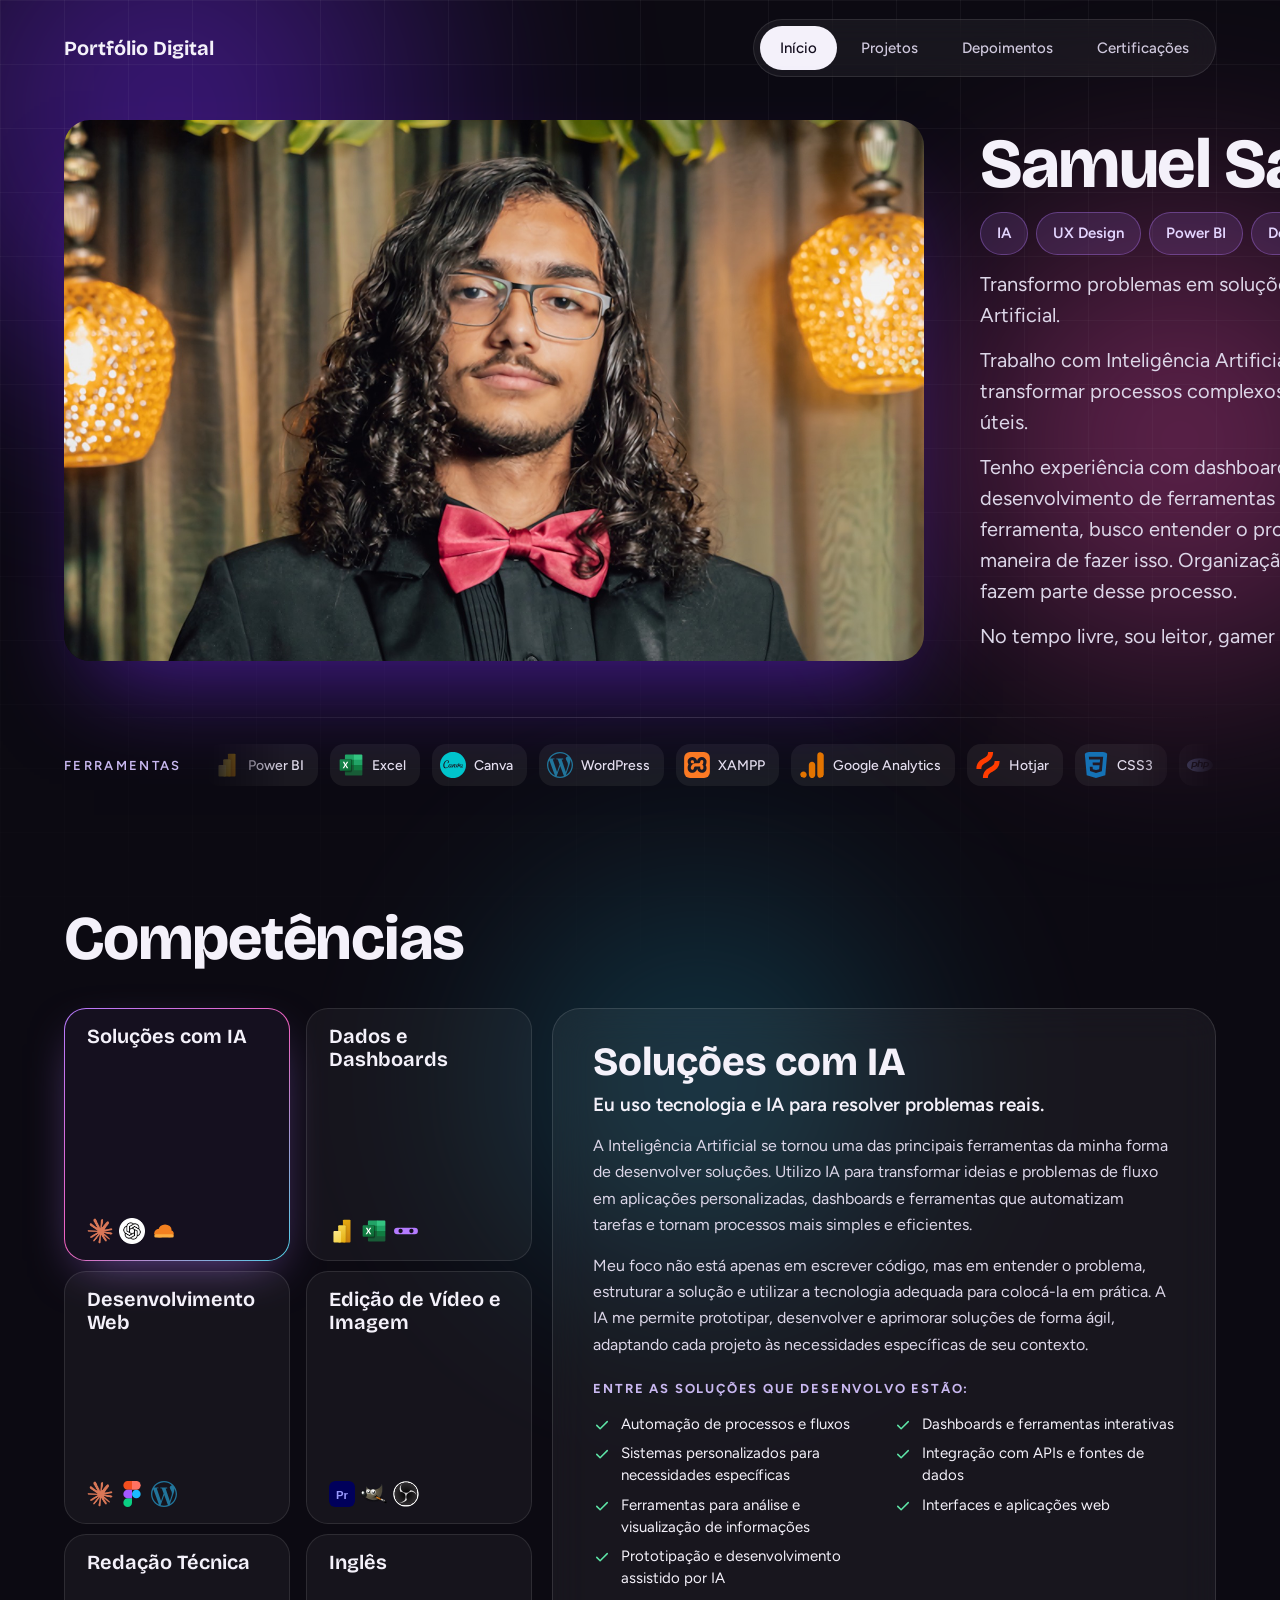
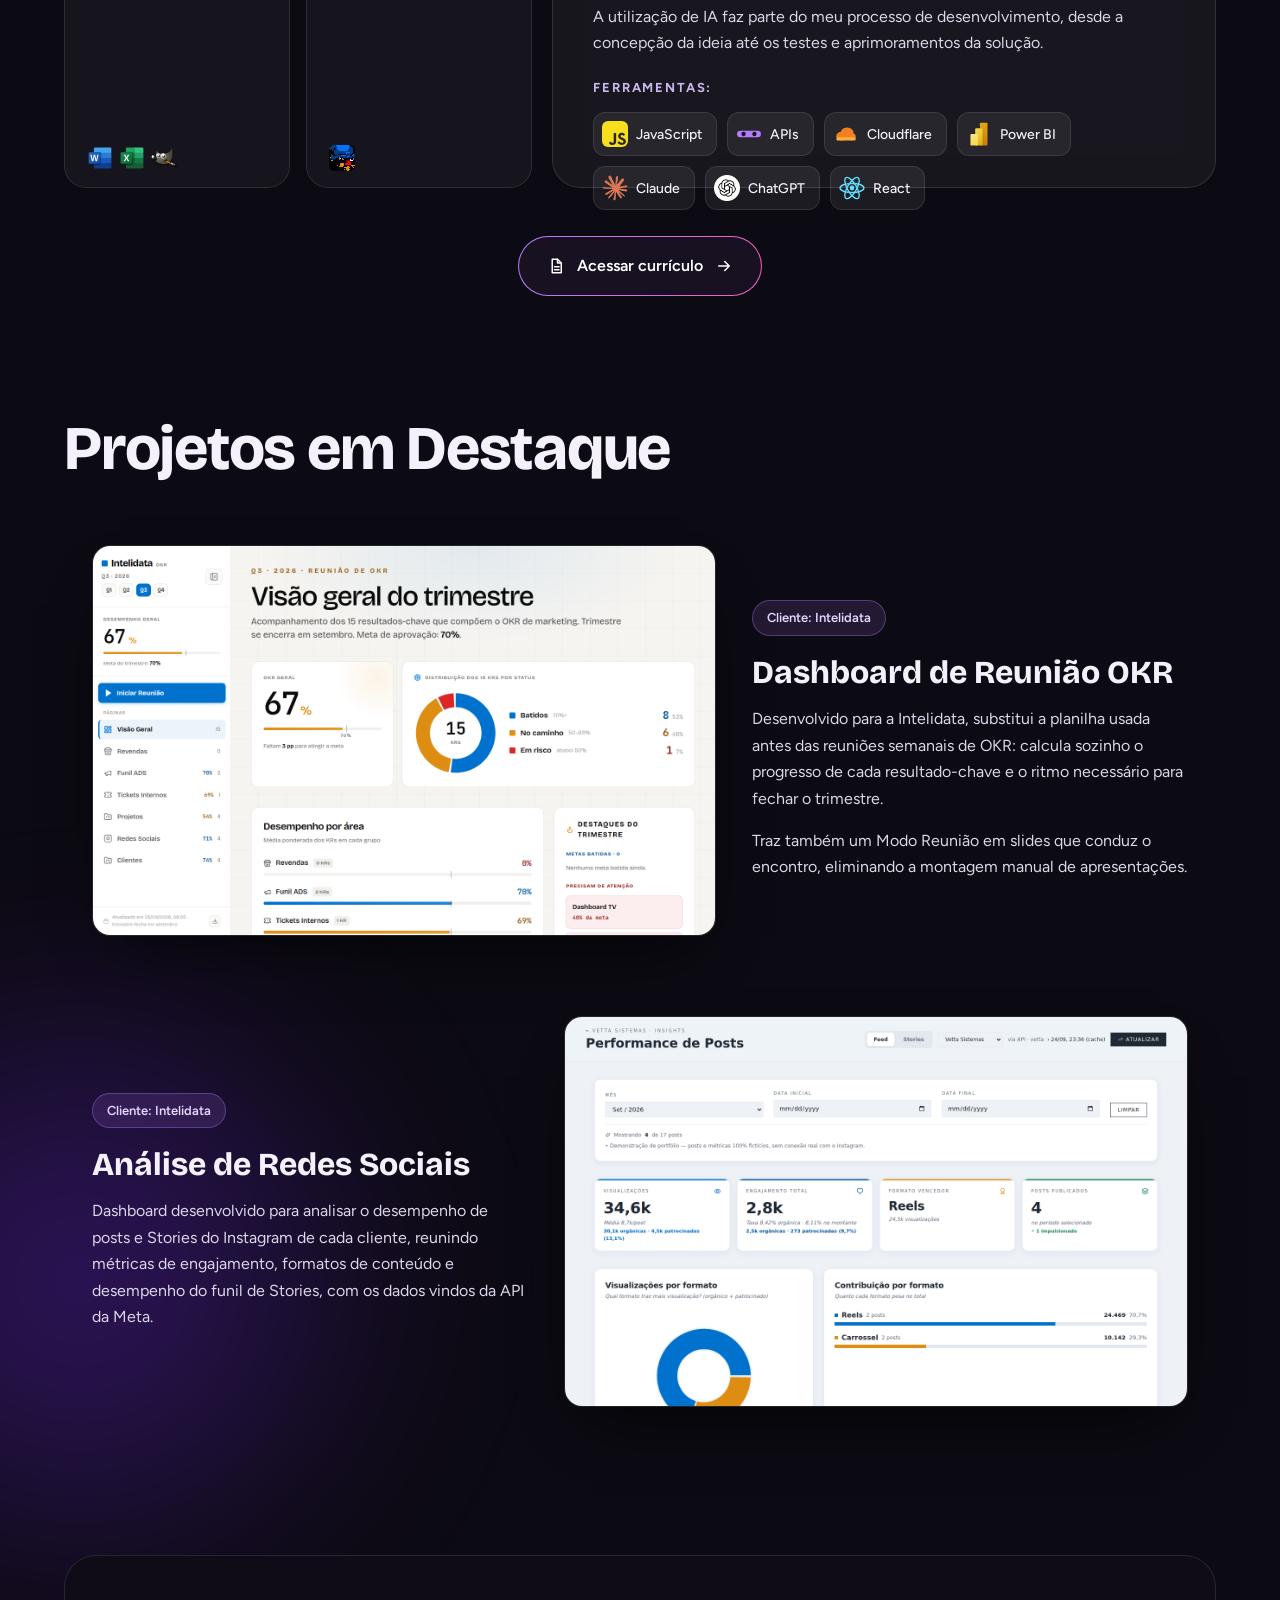
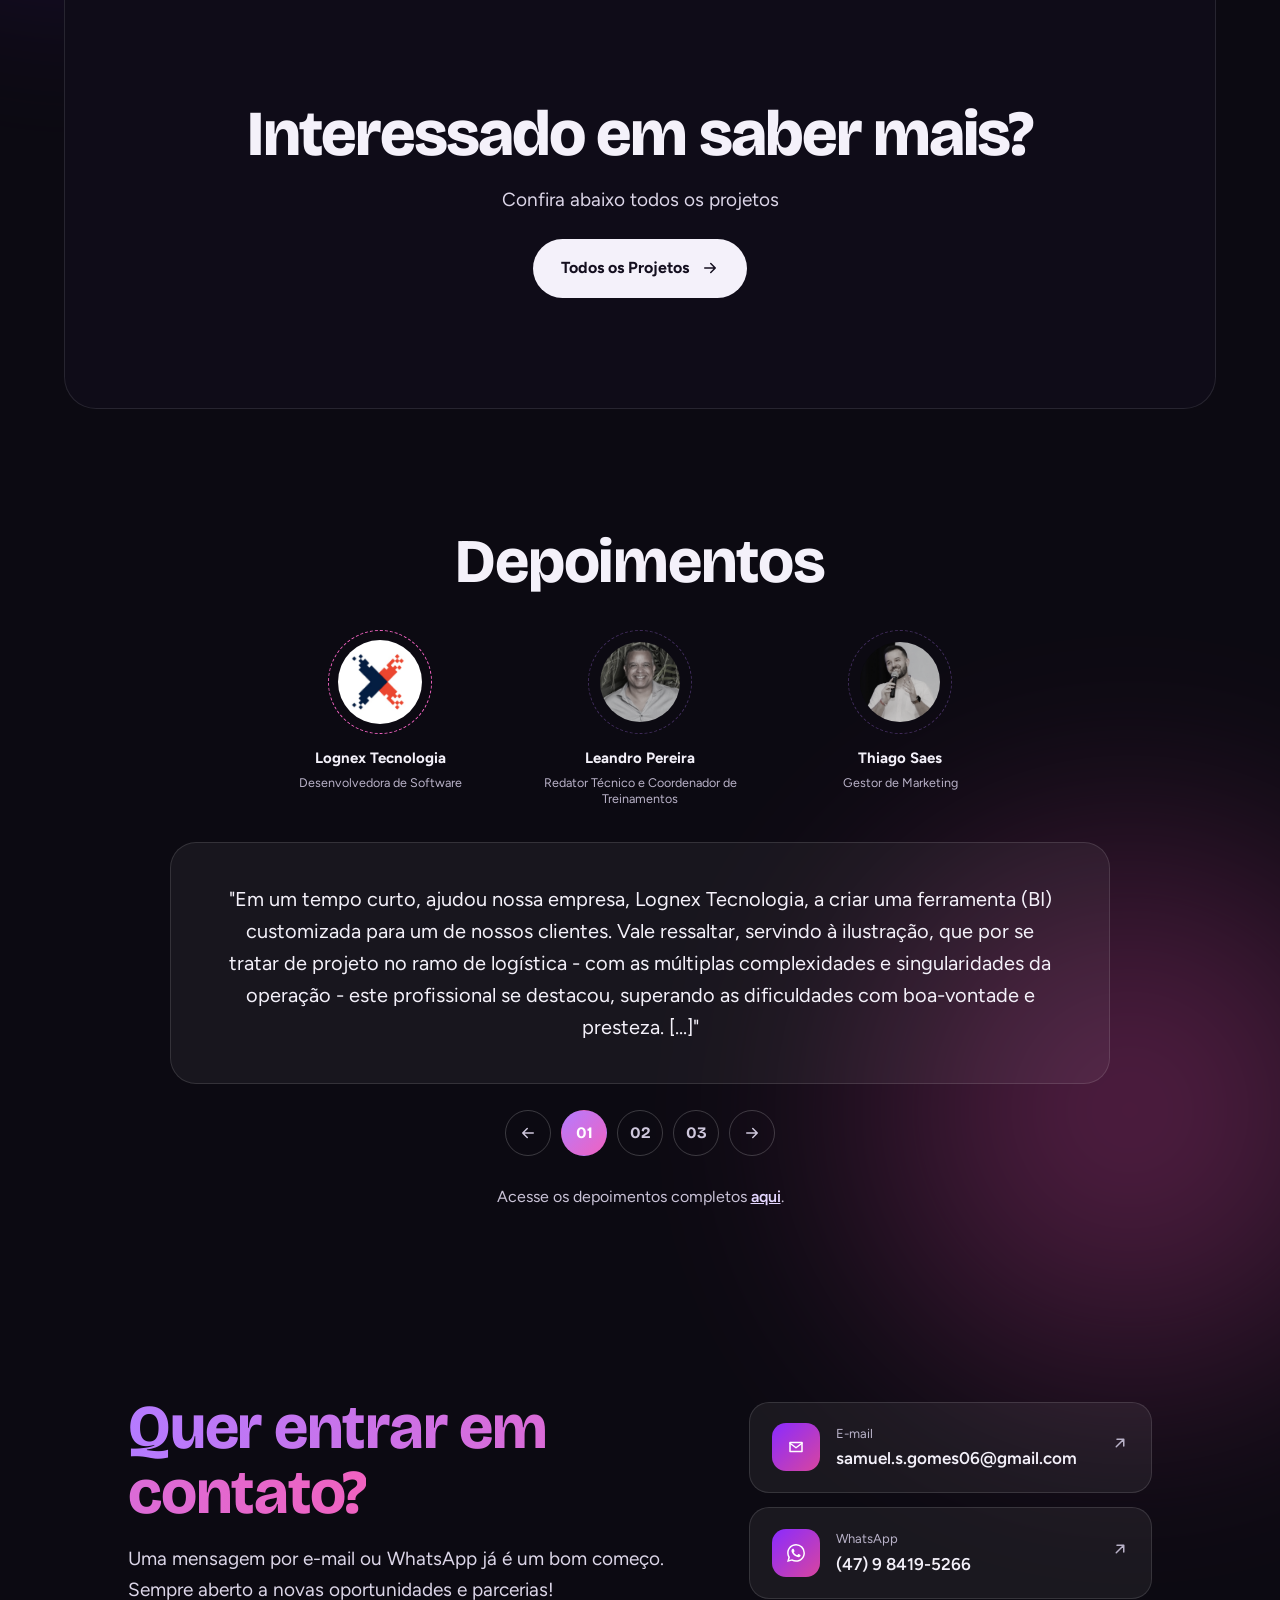
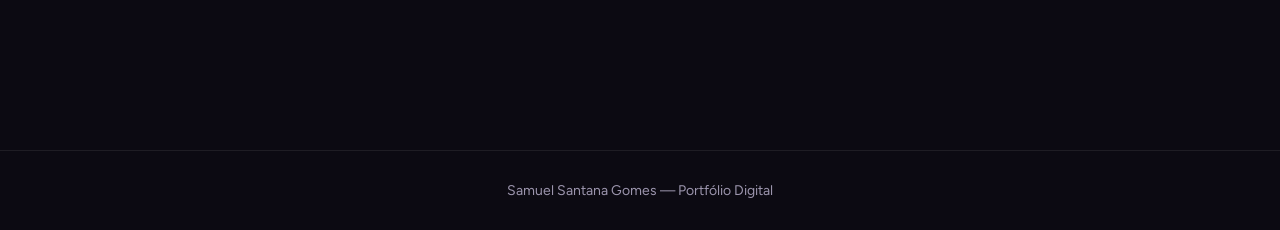
<file: index.html>
<!DOCTYPE html>
<html lang="pt-BR">
<head>
<meta charset="UTF-8">
<meta name="viewport" content="width=device-width, initial-scale=1.0">
<title>Portfólio Digital</title>
<meta name="description" content="Portfólio de Samuel Santana Gomes — IA, UX Design, Power BI, Desenvolvimento Web e Análise de Dados.">
<link rel="preconnect" href="https://fonts.googleapis.com">
<link rel="preconnect" href="https://fonts.gstatic.com" crossorigin>
<link href="https://fonts.googleapis.com/css2?family=Bricolage+Grotesque:opsz,wght@12..96,500..800&family=Figtree:wght@400;500;600;700&display=swap" rel="stylesheet">
<link rel="stylesheet" href="assets/css/style.css">
<link rel="stylesheet" href="assets/css/home.css">
</head>
<body>

<div id="hb-page">
<div class="hb-aurora" aria-hidden="true">
  <span class="hb-blob hb-b1"></span>
  <span class="hb-blob hb-b2"></span>
  <span class="hb-blob hb-b3"></span>
  <span class="hb-blob hb-b4"></span>
  <span class="hb-blob hb-b5"></span>
  <span class="hb-blob hb-b6"></span>
</div>
<div class="hb-gridbg" aria-hidden="true"></div>

<header class="hb-wrap hb-nav">
  <a class="hb-brand" href="index.html">Portfólio Digital</a>
  <nav class="hb-links" aria-label="Principal">
    <a class="hb-cur" href="index.html" aria-current="page">Início</a>
    <a href="projetos.html">Projetos</a>
    <a href="depoimentos.html">Depoimentos</a>
    <a href="certificacoes.html">Certificações</a>
  </nav>
</header>

<!-- ===================== Hero (sem caixas) ===================== -->
<section class="hb-wrap hb-hero">
  <div class="hb-hero-top">
    <div class="hb-figure">
      <img src="assets/img/samuel.jpg" alt="Samuel Santana Gomes" width="1620" height="1020">
    </div>

    <div class="hb-hero-info">
      <h1 class="hb-name">Samuel Santana Gomes</h1>
      <ul class="hb-chips" aria-label="IA | UX Design | Power BI | Desenvolvimento Web | Análise de Dados">
        <li>IA</li>
        <li>UX Design</li>
        <li>Power BI</li>
        <li>Desenvolvimento Web</li>
        <li>Análise de Dados</li>
      </ul>
      <p class="hb-bio-flow">Transformo problemas em soluções utilizando tecnologia, dados e Inteligência Artificial.</p>
      <p class="hb-bio-flow">Trabalho com Inteligência Artificial, dados e desenvolvimento de soluções para transformar processos complexos em ferramentas mais simples, automatizadas e úteis.</p>
      <p class="hb-bio-flow">Tenho experiência com dashboards, Power BI, aplicações web, automação e desenvolvimento de ferramentas sob medida. Mais do que desenvolver uma ferramenta, busco entender o problema que precisa ser resolvido e qual a melhor maneira de fazer isso. Organização, comprometimento e aprendizado contínuo fazem parte desse processo.</p>
      <p class="hb-bio-flow">No tempo livre, sou leitor, gamer e mestre de RPG de mesa.</p>
    </div>
  </div>

  <div class="hb-hero-tools">
    <div class="hb-hairline"></div>
    <div class="hb-mq-row">
      <span class="hb-mq-label">Ferramentas</span>
      <div class="hb-mq">
        <ul class="hb-mq-track" aria-hidden="true">
          <li class="hb-tool"><img src="assets/img/tools/powerbi.svg" alt="" width="26" height="26"><span>Power BI</span></li>
          <li class="hb-tool"><img src="assets/img/tools/excel.svg" alt="" width="26" height="26"><span>Excel</span></li>
          <li class="hb-tool"><img src="assets/img/tools/canva.svg" alt="" width="26" height="26"><span>Canva</span></li>
          <li class="hb-tool"><img src="assets/img/tools/wordpress.svg" alt="" width="26" height="26"><span>WordPress</span></li>
          <li class="hb-tool"><img src="assets/img/tools/xampp.svg" alt="" width="26" height="26"><span>XAMPP</span></li>
          <li class="hb-tool"><img src="assets/img/tools/googleanalytics.svg" alt="" width="26" height="26"><span>Google Analytics</span></li>
          <li class="hb-tool"><img src="assets/img/tools/hotjar.svg" alt="" width="26" height="26"><span>Hotjar</span></li>
          <li class="hb-tool"><img src="assets/img/tools/css3.svg" alt="" width="26" height="26"><span>CSS3</span></li>
          <li class="hb-tool"><img src="assets/img/tools/php.svg" alt="" width="26" height="26"><span>PHP</span></li>
          <li class="hb-tool"><img src="assets/img/tools/word.svg" alt="" width="26" height="26"><span>Word</span></li>
          <li class="hb-tool"><img src="assets/img/tools/gimp.svg" alt="" width="26" height="26"><span>GIMP</span></li>
          <li class="hb-tool"><img src="assets/img/tools/premierepro.svg" alt="" width="26" height="26"><span>Adobe Premiere Pro</span></li>
          <li class="hb-tool"><img src="assets/img/tools/premiererush.svg" alt="" width="26" height="26"><span>Adobe Premiere Rush</span></li>
          <li class="hb-tool"><img src="assets/img/tools/camtasia.svg" alt="" width="26" height="26"><span>Camtasia</span></li>
          <li class="hb-tool"><img src="assets/img/tools/audacity.svg" alt="" width="26" height="26"><span>Audacity</span></li>
          <li class="hb-tool"><img src="assets/img/tools/obsstudio.svg" alt="" width="26" height="26"><span>OBS Studio</span></li>
          <li class="hb-tool"><img src="assets/img/tools/html5.svg" alt="" width="26" height="26"><span>HTML5</span></li>
          <li class="hb-tool"><img src="assets/img/tools/javascript.svg" alt="" width="26" height="26"><span>JavaScript</span></li>
          <!-- repetido para o loop contínuo da faixa -->
          <li class="hb-tool"><img src="assets/img/tools/powerbi.svg" alt="" width="26" height="26"><span>Power BI</span></li>
          <li class="hb-tool"><img src="assets/img/tools/excel.svg" alt="" width="26" height="26"><span>Excel</span></li>
          <li class="hb-tool"><img src="assets/img/tools/canva.svg" alt="" width="26" height="26"><span>Canva</span></li>
          <li class="hb-tool"><img src="assets/img/tools/wordpress.svg" alt="" width="26" height="26"><span>WordPress</span></li>
          <li class="hb-tool"><img src="assets/img/tools/xampp.svg" alt="" width="26" height="26"><span>XAMPP</span></li>
          <li class="hb-tool"><img src="assets/img/tools/googleanalytics.svg" alt="" width="26" height="26"><span>Google Analytics</span></li>
          <li class="hb-tool"><img src="assets/img/tools/hotjar.svg" alt="" width="26" height="26"><span>Hotjar</span></li>
          <li class="hb-tool"><img src="assets/img/tools/css3.svg" alt="" width="26" height="26"><span>CSS3</span></li>
          <li class="hb-tool"><img src="assets/img/tools/php.svg" alt="" width="26" height="26"><span>PHP</span></li>
          <li class="hb-tool"><img src="assets/img/tools/word.svg" alt="" width="26" height="26"><span>Word</span></li>
          <li class="hb-tool"><img src="assets/img/tools/gimp.svg" alt="" width="26" height="26"><span>GIMP</span></li>
          <li class="hb-tool"><img src="assets/img/tools/premierepro.svg" alt="" width="26" height="26"><span>Adobe Premiere Pro</span></li>
          <li class="hb-tool"><img src="assets/img/tools/premiererush.svg" alt="" width="26" height="26"><span>Adobe Premiere Rush</span></li>
          <li class="hb-tool"><img src="assets/img/tools/camtasia.svg" alt="" width="26" height="26"><span>Camtasia</span></li>
          <li class="hb-tool"><img src="assets/img/tools/audacity.svg" alt="" width="26" height="26"><span>Audacity</span></li>
          <li class="hb-tool"><img src="assets/img/tools/obsstudio.svg" alt="" width="26" height="26"><span>OBS Studio</span></li>
          <li class="hb-tool"><img src="assets/img/tools/html5.svg" alt="" width="26" height="26"><span>HTML5</span></li>
          <li class="hb-tool"><img src="assets/img/tools/javascript.svg" alt="" width="26" height="26"><span>JavaScript</span></li>
        </ul>
      </div>
    </div>
  </div>
</section>

<!-- ===================== Competências ===================== -->
<section class="hb-wrap hb-sec">
  <div class="hb-sec-head">
    <div>
      <h2 class="hb-h2">Competências</h2>
    </div>
  </div>

  <div class="hb-comp">
    <div class="hb-ctiles">
      <button class="hb-ctile is-on" type="button" data-skill="programacao" aria-pressed="true">
        <span class="hb-ct-title">Soluções com IA</span>
        <span class="hb-mini" aria-hidden="true">
          <img src="assets/img/tools/claude.png" alt="" width="22" height="22">
          <img src="assets/img/tools/chatgpt.png" alt="" width="22" height="22">
          <img src="assets/img/tools/cloudflare.svg" alt="" width="22" height="22">
        </span>
      </button>
      <button class="hb-ctile" type="button" data-skill="dashboards" aria-pressed="false">
        <span class="hb-ct-title">Dados e Dashboards</span>
        <span class="hb-mini" aria-hidden="true">
          <img src="assets/img/tools/powerbi.svg" alt="" width="22" height="22">
          <img src="assets/img/tools/excel.svg" alt="" width="22" height="22">
          <img src="assets/img/tools/apis.svg" alt="" width="22" height="22">
        </span>
      </button>
      <button class="hb-ctile" type="button" data-skill="sites" aria-pressed="false">
        <span class="hb-ct-title">Desenvolvimento Web</span>
        <span class="hb-mini" aria-hidden="true">
          <img src="assets/img/tools/claude.png" alt="" width="22" height="22">
          <img src="assets/img/tools/figma.svg" alt="" width="22" height="22">
          <img src="assets/img/tools/wordpress.svg" alt="" width="22" height="22">
        </span>
      </button>
      <button class="hb-ctile" type="button" data-skill="edicao" aria-pressed="false">
        <span class="hb-ct-title">Edição de Vídeo e Imagem</span>
        <span class="hb-mini" aria-hidden="true">
          <img src="assets/img/tools/premierepro.svg" alt="" width="22" height="22">
          <img src="assets/img/tools/gimp.svg" alt="" width="22" height="22">
          <img src="assets/img/tools/obsstudio.svg" alt="" width="22" height="22">
        </span>
      </button>
      <button class="hb-ctile" type="button" data-skill="redacao" aria-pressed="false">
        <span class="hb-ct-title">Redação Técnica</span>
        <span class="hb-mini" aria-hidden="true">
          <img src="assets/img/tools/word.svg" alt="" width="22" height="22">
          <img src="assets/img/tools/excel.svg" alt="" width="22" height="22">
          <img src="assets/img/tools/gimp.svg" alt="" width="22" height="22">
        </span>
      </button>
      <button class="hb-ctile" type="button" data-skill="ingles" aria-pressed="false">
        <span class="hb-ct-title">Inglês</span>
        <span class="hb-mini" aria-hidden="true">
          <img src="assets/img/games/everhood-icon.png" alt="" width="22" height="22" style="border-radius: 5px; image-rendering: pixelated">
        </span>
      </button>
    </div>

    <div class="hb-cpanel">
      <div class="hb-cp-in" data-skill-panel="programacao">
        <h3>Soluções com IA</h3>
        <p class="hb-tagline">Eu uso tecnologia e IA para resolver problemas reais.</p>
        <p class="hb-s-text">A Inteligência Artificial se tornou uma das principais ferramentas da minha forma de desenvolver soluções. Utilizo IA para transformar ideias e problemas de fluxo em aplicações personalizadas, dashboards e ferramentas que automatizam tarefas e tornam processos mais simples e eficientes.</p>
        <p class="hb-s-text">Meu foco não está apenas em escrever código, mas em entender o problema, estruturar a solução e utilizar a tecnologia adequada para colocá-la em prática. A IA me permite prototipar, desenvolver e aprimorar soluções de forma ágil, adaptando cada projeto às necessidades específicas de seu contexto.</p>
        <p class="hb-lead">Entre as soluções que desenvolvo estão:</p>
        <ul class="hb-items">
          <li><svg class="hb-ic hb-ck" viewBox="0 0 24 24" aria-hidden="true"><path d="M5 12.5l4.5 4.5L19 7.5"></path></svg><span>Automação de processos e fluxos</span></li>
          <li><svg class="hb-ic hb-ck" viewBox="0 0 24 24" aria-hidden="true"><path d="M5 12.5l4.5 4.5L19 7.5"></path></svg><span>Dashboards e ferramentas interativas</span></li>
          <li><svg class="hb-ic hb-ck" viewBox="0 0 24 24" aria-hidden="true"><path d="M5 12.5l4.5 4.5L19 7.5"></path></svg><span>Sistemas personalizados para necessidades específicas</span></li>
          <li><svg class="hb-ic hb-ck" viewBox="0 0 24 24" aria-hidden="true"><path d="M5 12.5l4.5 4.5L19 7.5"></path></svg><span>Integração com APIs e fontes de dados</span></li>
          <li><svg class="hb-ic hb-ck" viewBox="0 0 24 24" aria-hidden="true"><path d="M5 12.5l4.5 4.5L19 7.5"></path></svg><span>Ferramentas para análise e visualização de informações</span></li>
          <li><svg class="hb-ic hb-ck" viewBox="0 0 24 24" aria-hidden="true"><path d="M5 12.5l4.5 4.5L19 7.5"></path></svg><span>Interfaces e aplicações web</span></li>
          <li><svg class="hb-ic hb-ck" viewBox="0 0 24 24" aria-hidden="true"><path d="M5 12.5l4.5 4.5L19 7.5"></path></svg><span>Prototipação e desenvolvimento assistido por IA</span></li>
        </ul>
        <p class="hb-s-text">A utilização de IA faz parte do meu processo de desenvolvimento, desde a concepção da ideia até os testes e aprimoramentos da solução.</p>
        <p class="hb-lead">Ferramentas:</p>
        <ul class="hb-tools">
          <li class="hb-tool"><img src="assets/img/tools/javascript.svg" alt="" width="26" height="26"><span>JavaScript</span></li>
          <li class="hb-tool"><img src="assets/img/tools/apis.svg" alt="" width="26" height="26"><span>APIs</span></li>
          <li class="hb-tool"><img src="assets/img/tools/cloudflare.svg" alt="" width="26" height="26"><span>Cloudflare</span></li>
          <li class="hb-tool"><img src="assets/img/tools/powerbi.svg" alt="" width="26" height="26"><span>Power BI</span></li>
          <li class="hb-tool"><img src="assets/img/tools/claude.png" alt="" width="26" height="26"><span>Claude</span></li>
          <li class="hb-tool"><img src="assets/img/tools/chatgpt.png" alt="" width="26" height="26"><span>ChatGPT</span></li>
          <li class="hb-tool"><img src="assets/img/tools/react.svg" alt="" width="26" height="26"><span>React</span></li>
        </ul>
      </div>

      <div class="hb-cp-in" data-skill-panel="dashboards" hidden>
        <h3>Dados e Dashboards</h3>
        <p class="hb-s-text">Trabalho com dados e desenvolvimento de dashboards, utilizando Power BI e outras ferramentas para transformar informações em visualizações claras e úteis para análise e tomada de decisão. Os projetos envolvem modelagem de dados, integração de diferentes fontes, criação de medidas e cálculos, além da construção de visualizações e interfaces adequadas a cada necessidade.</p>
        <p class="hb-s-text">No Power BI, utilizo recursos de análise e visualização para estruturar informações de forma que sejam fáceis de interpretar e explorar. Também utilizo ferramentas de Inteligência Artificial como apoio ao desenvolvimento e à análise.</p>
        <p class="hb-s-text">O objetivo é criar dashboards que não apenas apresentem informações, mas facilitem a identificação do que realmente importa em cada contexto.</p>
        <p class="hb-lead">Itens de destaque:</p>
        <ul class="hb-items">
          <li><svg class="hb-ic hb-ck" viewBox="0 0 24 24" aria-hidden="true"><path d="M5 12.5l4.5 4.5L19 7.5"></path></svg><span>Modelagem de Dados</span></li>
          <li><svg class="hb-ic hb-ck" viewBox="0 0 24 24" aria-hidden="true"><path d="M5 12.5l4.5 4.5L19 7.5"></path></svg><span>Criação de Medidas e Cálculos Avançados</span></li>
          <li><svg class="hb-ic hb-ck" viewBox="0 0 24 24" aria-hidden="true"><path d="M5 12.5l4.5 4.5L19 7.5"></path></svg><span>Integração com Diferentes Fontes de Dados</span></li>
          <li><svg class="hb-ic hb-ck" viewBox="0 0 24 24" aria-hidden="true"><path d="M5 12.5l4.5 4.5L19 7.5"></path></svg><span>Visualizações Personalizadas</span></li>
          <li><svg class="hb-ic hb-ck" viewBox="0 0 24 24" aria-hidden="true"><path d="M5 12.5l4.5 4.5L19 7.5"></path></svg><span>Análise e Exploração de Dados</span></li>
          <li><svg class="hb-ic hb-ck" viewBox="0 0 24 24" aria-hidden="true"><path d="M5 12.5l4.5 4.5L19 7.5"></path></svg><span>Design de Interfaces Intuitivas</span></li>
          <li><svg class="hb-ic hb-ck" viewBox="0 0 24 24" aria-hidden="true"><path d="M5 12.5l4.5 4.5L19 7.5"></path></svg><span>Uso Estratégico de KPIs</span></li>
        </ul>
        <p class="hb-s-text">Os dashboards desenvolvidos podem ser conferidos nesta página.</p>
        <p class="hb-lead">Ferramentas utilizadas:</p>
        <ul class="hb-tools">
          <li class="hb-tool"><img src="assets/img/tools/powerbi.svg" alt="" width="26" height="26"><span>Power BI</span></li>
          <li class="hb-tool"><img src="assets/img/tools/excel.svg" alt="" width="26" height="26"><span>Excel</span></li>
          <li class="hb-tool"><img src="assets/img/tools/canva.svg" alt="" width="26" height="26"><span>Canva</span></li>
        </ul>
      </div>

      <div class="hb-cp-in" data-skill-panel="sites" hidden>
        <h3>Desenvolvimento Web</h3>
        <p class="hb-s-text">Desenvolvo sites e Landing Pages com diferentes abordagens, escolhendo a ferramenta de acordo com a necessidade de cada projeto.</p>
        <p class="hb-s-text">Para sites institucionais e projetos que precisam de uma estrutura gerenciável, trabalho com WordPress, permitindo maior autonomia na manutenção e atualização do conteúdo.</p>
        <p class="hb-s-text">Para Landing Pages e projetos mais personalizados, utilizo Inteligência Artificial como parte do processo de desenvolvimento, criando páginas sob medida com maior liberdade de design, interação e funcionalidade.</p>
        <p class="hb-s-text">Meu foco não está apenas na criação da página, mas em construir uma experiência que tenha um propósito claro — seja apresentar uma empresa, divulgar um produto, captar leads ou transformar uma ideia em uma presença digital funcional.</p>
        <p class="hb-lead">Itens de destaque:</p>
        <ul class="hb-items">
          <li><svg class="hb-ic hb-ck" viewBox="0 0 24 24" aria-hidden="true"><path d="M5 12.5l4.5 4.5L19 7.5"></path></svg><span>Desenvolvimento de Sites Institucionais</span></li>
          <li><svg class="hb-ic hb-ck" viewBox="0 0 24 24" aria-hidden="true"><path d="M5 12.5l4.5 4.5L19 7.5"></path></svg><span>Criação de Landing Pages</span></li>
          <li><svg class="hb-ic hb-ck" viewBox="0 0 24 24" aria-hidden="true"><path d="M5 12.5l4.5 4.5L19 7.5"></path></svg><span>Desenvolvimento Assistido por IA</span></li>
          <li><svg class="hb-ic hb-ck" viewBox="0 0 24 24" aria-hidden="true"><path d="M5 12.5l4.5 4.5L19 7.5"></path></svg><span>Interfaces Responsivas</span></li>
          <li><svg class="hb-ic hb-ck" viewBox="0 0 24 24" aria-hidden="true"><path d="M5 12.5l4.5 4.5L19 7.5"></path></svg><span>Estrutura e Organização de Conteúdo</span></li>
          <li><svg class="hb-ic hb-ck" viewBox="0 0 24 24" aria-hidden="true"><path d="M5 12.5l4.5 4.5L19 7.5"></path></svg><span>Integração com Ferramentas de Análise</span></li>
          <li><svg class="hb-ic hb-ck" viewBox="0 0 24 24" aria-hidden="true"><path d="M5 12.5l4.5 4.5L19 7.5"></path></svg><span>Otimização da Experiência do Usuário</span></li>
          <li><svg class="hb-ic hb-ck" viewBox="0 0 24 24" aria-hidden="true"><path d="M5 12.5l4.5 4.5L19 7.5"></path></svg><span>Configuração e Publicação de Projetos Web</span></li>
        </ul>
        <p class="hb-lead">Ferramentas utilizadas:</p>
        <ul class="hb-tools">
          <li class="hb-tool"><img src="assets/img/tools/wordpress.svg" alt="" width="26" height="26"><span>WordPress</span></li>
          <li class="hb-tool"><img src="assets/img/tools/figma.svg" alt="" width="26" height="26"><span>Figma</span></li>
          <li class="hb-tool"><img src="assets/img/tools/xampp.svg" alt="" width="26" height="26"><span>XAMPP</span></li>
          <li class="hb-tool"><img src="assets/img/tools/googleanalytics.svg" alt="" width="26" height="26"><span>Google Analytics</span></li>
          <li class="hb-tool"><img src="assets/img/tools/hotjar.svg" alt="" width="26" height="26"><span>Hotjar</span></li>
          <li class="hb-tool"><img src="assets/img/tools/css3.svg" alt="" width="26" height="26"><span>CSS3</span></li>
          <li class="hb-tool"><img src="assets/img/tools/php.svg" alt="" width="26" height="26"><span>PHP</span></li>
          <li class="hb-tool"><img src="assets/img/tools/claude.png" alt="" width="26" height="26"><span>Claude</span></li>
          <li class="hb-tool"><img src="assets/img/tools/chatgpt.png" alt="" width="26" height="26"><span>ChatGPT</span></li>
          <li class="hb-tool"><img src="assets/img/tools/cloudflare.svg" alt="" width="26" height="26"><span>Cloudflare</span></li>
        </ul>
      </div>

      <div class="hb-cp-in" data-skill-panel="edicao" hidden>
        <h3>Edição de Vídeo e Imagem</h3>
        <p class="hb-s-text">Tenho experiência com edição de imagens e vídeos, trabalhando com montagem, ajustes de cor, criação de elementos gráficos, cortes, transições, legendagem e sincronização de áudio. Busco equilibrar aspectos técnicos e visuais para que o resultado seja claro, consistente e adequado ao objetivo de cada projeto. Também tenho experiência com montagem de transmissões ao vivo.</p>
        <p class="hb-lead">Itens de destaque:</p>
        <ul class="hb-items">
          <li><svg class="hb-ic hb-ck" viewBox="0 0 24 24" aria-hidden="true"><path d="M5 12.5l4.5 4.5L19 7.5"></path></svg><span>Manipulação de Elementos Visuais</span></li>
          <li><svg class="hb-ic hb-ck" viewBox="0 0 24 24" aria-hidden="true"><path d="M5 12.5l4.5 4.5L19 7.5"></path></svg><span>Corte e Montagem</span></li>
          <li><svg class="hb-ic hb-ck" viewBox="0 0 24 24" aria-hidden="true"><path d="M5 12.5l4.5 4.5L19 7.5"></path></svg><span>Correção de Cor e Ajustes Visuais</span></li>
          <li><svg class="hb-ic hb-ck" viewBox="0 0 24 24" aria-hidden="true"><path d="M5 12.5l4.5 4.5L19 7.5"></path></svg><span>Tratamento e Sincronização de Áudio</span></li>
          <li><svg class="hb-ic hb-ck" viewBox="0 0 24 24" aria-hidden="true"><path d="M5 12.5l4.5 4.5L19 7.5"></path></svg><span>Narrativa e Ritmo</span></li>
          <li><svg class="hb-ic hb-ck" viewBox="0 0 24 24" aria-hidden="true"><path d="M5 12.5l4.5 4.5L19 7.5"></path></svg><span>Transmissões ao Vivo</span></li>
        </ul>
        <p class="hb-lead">Ferramentas utilizadas:</p>
        <ul class="hb-tools">
          <li class="hb-tool"><img src="assets/img/tools/gimp.svg" alt="" width="26" height="26"><span>GIMP</span></li>
          <li class="hb-tool"><img src="assets/img/tools/canva.svg" alt="" width="26" height="26"><span>Canva</span></li>
          <li class="hb-tool"><img src="assets/img/tools/premierepro.svg" alt="" width="26" height="26"><span>Adobe Premiere Pro</span></li>
          <li class="hb-tool"><img src="assets/img/tools/premiererush.svg" alt="" width="26" height="26"><span>Adobe Premiere Rush</span></li>
          <li class="hb-tool"><img src="assets/img/tools/camtasia.svg" alt="" width="26" height="26"><span>Camtasia</span></li>
          <li class="hb-tool"><img src="assets/img/tools/audacity.svg" alt="" width="26" height="26"><span>Audacity</span></li>
          <li class="hb-tool"><img src="assets/img/tools/obsstudio.svg" alt="" width="26" height="26"><span>OBS Studio</span></li>
        </ul>
      </div>

      <div class="hb-cp-in" data-skill-panel="redacao" hidden>
        <h3>Redação Técnica</h3>
        <p class="hb-s-text">Trabalho com redação técnica na organização e adaptação de informações para diferentes públicos. O objetivo é apresentar conteúdos complexos de forma clara e acessível, mantendo a precisão das informações e adequando linguagem, estrutura e nível de detalhamento ao contexto.</p>
        <p class="hb-s-text">Também tenho experiência com pesquisa e análise de conteúdo, revisão, padronização de textos e produção de imagens para complementar e facilitar a compreensão das informações.</p>
        <p class="hb-lead">Itens de destaque:</p>
        <ul class="hb-items">
          <li><svg class="hb-ic hb-ck" viewBox="0 0 24 24" aria-hidden="true"><path d="M5 12.5l4.5 4.5L19 7.5"></path></svg><span>Pesquisa e Análise de Conteúdo</span></li>
          <li><svg class="hb-ic hb-ck" viewBox="0 0 24 24" aria-hidden="true"><path d="M5 12.5l4.5 4.5L19 7.5"></path></svg><span>Revisão e Controle de Qualidade</span></li>
          <li><svg class="hb-ic hb-ck" viewBox="0 0 24 24" aria-hidden="true"><path d="M5 12.5l4.5 4.5L19 7.5"></path></svg><span>Explicação de Conceitos Técnicos</span></li>
          <li><svg class="hb-ic hb-ck" viewBox="0 0 24 24" aria-hidden="true"><path d="M5 12.5l4.5 4.5L19 7.5"></path></svg><span>Adaptação de Conteúdo para Diferentes Públicos</span></li>
          <li><svg class="hb-ic hb-ck" viewBox="0 0 24 24" aria-hidden="true"><path d="M5 12.5l4.5 4.5L19 7.5"></path></svg><span>Captura e Edição de Imagens Ilustrativas</span></li>
          <li><svg class="hb-ic hb-ck" viewBox="0 0 24 24" aria-hidden="true"><path d="M5 12.5l4.5 4.5L19 7.5"></path></svg><span>Formatação e Padronização de Texto</span></li>
        </ul>
        <p class="hb-lead">Ferramentas utilizadas:</p>
        <ul class="hb-tools">
          <li class="hb-tool"><img src="assets/img/tools/word.svg" alt="" width="26" height="26"><span>Word</span></li>
          <li class="hb-tool"><img src="assets/img/tools/excel.svg" alt="" width="26" height="26"><span>Excel</span></li>
          <li class="hb-tool"><img src="assets/img/tools/canva.svg" alt="" width="26" height="26"><span>Canva</span></li>
          <li class="hb-tool"><img src="assets/img/tools/gimp.svg" alt="" width="26" height="26"><span>GIMP</span></li>
        </ul>
      </div>

      <div class="hb-cp-in" data-skill-panel="ingles" hidden>
        <h3>Inglês</h3>
        <p class="hb-s-text">Tenho formação em inglês complementada por estudo e prática independente, com facilidade para leitura e escrita no idioma. Também tenho experiência prática com tradução de conteúdo, tendo participado da tradução de inglês para português do jogo <a class="hb-inl" href="https://store.steampowered.com/app/1229380/Everhood/" target="_blank" rel="noopener">Everhood</a>, disponível em diversas plataformas.</p>
        <p class="hb-lead">Projeto de tradução:</p>
        <ul class="hb-tools">
          <li class="hb-tool"><a href="https://store.steampowered.com/app/1229380/Everhood/" target="_blank" rel="noopener" style="display: contents; text-decoration: none"><img src="assets/img/games/everhood-icon.png" alt="" width="26" height="26" style="border-radius: 6px; image-rendering: pixelated"><span>Everhood (Steam)</span></a></li>
        </ul>
      </div>
    </div>
  </div>

  <p class="hb-cv-row">
    <a class="hb-gbtn" href="assets/curriculo-samuel-gomes.pdf" target="_blank" rel="noopener">
      <svg class="hb-ic" viewBox="0 0 24 24" aria-hidden="true"><path d="M7 3h7l5 5v13H7z"></path><path d="M14 3v5h5M10 13h6M10 17h6"></path></svg>
      Acessar currículo
      <svg class="hb-ic" viewBox="0 0 24 24" aria-hidden="true"><path d="M5 12h14M13 6l6 6-6 6"></path></svg>
    </a>
  </p>
</section>

<!-- ===================== Projetos em destaque (tiles com janela) ===================== -->
<section class="hb-wrap hb-sec">
  <div class="hb-sec-head"><h2 class="hb-h2">Projetos em Destaque</h2></div>

  <div class="hb-projs">
    <article class="hb-tile hb-proj">
      <button class="hb-proj-frame" type="button" data-embed="demos/okr-reuniao/" data-embed-title="Dashboard de Reunião OKR">
        <img src="assets/img/demos/okr-reuniao.png" alt="Prévia do Dashboard de Reunião OKR" width="1440" height="900">
        <span class="hb-proj-hover"><svg class="hb-ic" viewBox="0 0 24 24" aria-hidden="true"><path d="M9 3H5a2 2 0 0 0-2 2v4M15 3h4a2 2 0 0 1 2 2v4M9 21H5a2 2 0 0 1-2-2v-4M15 21h4a2 2 0 0 0 2-2v-4"></path></svg>Exibir em tela cheia</span>
      </button>
      <div class="hb-proj-text">
        <span class="hb-client">Cliente: Intelidata</span>
        <h3>Dashboard de Reunião OKR</h3>
        <p class="hb-s-text">Desenvolvido para a Intelidata, substitui a planilha usada antes das reuniões semanais de OKR: calcula sozinho o progresso de cada resultado-chave e o ritmo necessário para fechar o trimestre.</p>
        <p class="hb-s-text">Traz também um Modo Reunião em slides que conduz o encontro, eliminando a montagem manual de apresentações.</p>
      </div>
    </article>

    <article class="hb-tile hb-proj hb-proj--flip">
      <button class="hb-proj-frame" type="button" data-embed="demos/analise-redes-sociais-api/" data-embed-title="Análise de Redes Sociais">
        <img src="assets/img/demos/analise-redes-sociais-api.png" alt="Prévia da Análise de Redes Sociais" width="1440" height="900">
        <span class="hb-proj-hover"><svg class="hb-ic" viewBox="0 0 24 24" aria-hidden="true"><path d="M9 3H5a2 2 0 0 0-2 2v4M15 3h4a2 2 0 0 1 2 2v4M9 21H5a2 2 0 0 1-2-2v-4M15 21h4a2 2 0 0 0 2-2v-4"></path></svg>Exibir em tela cheia</span>
      </button>
      <div class="hb-proj-text">
        <span class="hb-client">Cliente: Intelidata</span>
        <h3>Análise de Redes Sociais</h3>
        <p class="hb-s-text">Dashboard desenvolvido para analisar o desempenho de posts e Stories do Instagram de cada cliente, reunindo métricas de engajamento, formatos de conteúdo e desempenho do funil de Stories, com os dados vindos da API da Meta.</p>
      </div>
    </article>
  </div>
</section>

<div class="hb-lightbox" id="hb-lightbox" hidden>
  <div class="hb-lightbox-backdrop" data-close></div>
  <div class="hb-lightbox-panel" role="dialog" aria-modal="true" aria-label="Visualização em tela cheia">
    <div class="hb-lightbox-bar">
      <span class="hb-lightbox-title"></span>
      <button class="hb-lightbox-close" type="button" data-close aria-label="Fechar">
        <svg class="hb-ic" viewBox="0 0 24 24" aria-hidden="true"><path d="M6 6l12 12M18 6L6 18"></path></svg>
      </button>
    </div>
    <div class="hb-lightbox-body"><iframe src="about:blank" title="Visualização em tela cheia" allowfullscreen></iframe></div>
  </div>
</div>

<!-- ===================== CTA (holofote) ===================== -->
<section class="hb-wrap hb-sec">
  <div class="hb-spot-sec" id="hb-spotlight">
    <div class="hb-spot-grid" aria-hidden="true"></div>
    <div class="hb-spot-light" aria-hidden="true"></div>
    <h2 class="hb-spot-h">Interessado em saber mais?</h2>
    <p class="hb-spot-p">Confira abaixo todos os projetos</p>
    <a class="hb-sbtn" href="projetos.html">
      Todos os Projetos
      <svg class="hb-ic" viewBox="0 0 24 24" aria-hidden="true"><path d="M5 12h14M13 6l6 6-6 6"></path></svg>
    </a>
  </div>
</section>

<!-- ===================== Depoimentos (órbita de avatares) ===================== -->
<section class="hb-wrap hb-sec">
  <div class="hb-sec-head" style="justify-content: center; flex-direction: column; align-items: center">
    <h2 class="hb-h2">Depoimentos</h2>
  </div>

  <div class="hb-tsel">
    <button class="hb-tav is-on" type="button" data-test="0">
      <span class="hb-tav-ring"><img class="hb-tav-av" src="assets/img/depoimento-lognex.jpeg" alt="Lognex Tecnologia" width="80" height="80"></span>
      <b>Lognex Tecnologia</b>
      <small>Desenvolvedora de Software</small>
    </button>
    <button class="hb-tav" type="button" data-test="1">
      <span class="hb-tav-ring"><img class="hb-tav-av" src="assets/img/depoimento-leandro.jpeg" alt="Leandro Pereira" width="80" height="80"></span>
      <b>Leandro Pereira</b>
      <small>Redator Técnico e Coordenador de Treinamentos</small>
    </button>
    <button class="hb-tav" type="button" data-test="2">
      <span class="hb-tav-ring"><img class="hb-tav-av" src="assets/img/depoimento-thiago.jpeg" alt="Thiago Saes" width="80" height="80"></span>
      <b>Thiago Saes</b>
      <small>Gestor de Marketing</small>
    </button>
  </div>

  <div class="hb-qbox">
    <blockquote data-test-panel="0">"Em um tempo curto, ajudou nossa empresa, Lognex Tecnologia, a criar uma ferramenta (BI) customizada para um de nossos clientes. Vale ressaltar, servindo à ilustração, que por se tratar de projeto no ramo de logística - com as múltiplas complexidades e singularidades da operação - este profissional se destacou, superando as dificuldades com boa-vontade e presteza. [...]"</blockquote>
    <blockquote data-test-panel="1" hidden>"O Samuel é, sem dúvida, um dos jovens profissionais mais promissores com os quais trabalho. Ele se destaca pela curiosidade intelectual, autonomia de ações, maturidade profissional e disposição para aprender. Demonstra sempre um grande compromisso com os projetos, mantendo o foco em soluções eficientes, sem perder a capacidade de compreender o panorama geral. [...]"</blockquote>
    <blockquote data-test-panel="2" hidden>"Sempre muito comprometido e focado, busca soluções técnicas com agilidade e está constantemente se atualizando para entregar o melhor resultado. Atua na parte técnica do time, sendo responsável pelo desenvolvimento e manutenção de sites, criação de Landing Pages, Dashboards, otimizações e produção de conteúdos técnicos. [...]"</blockquote>
  </div>

  <div class="hb-qctrl">
    <button class="hb-qarrow" type="button" id="hb-q-prev" aria-label="Depoimento anterior">
      <svg class="hb-ic" viewBox="0 0 24 24" aria-hidden="true"><path d="M19 12H5M11 6l-6 6 6 6"></path></svg>
    </button>
    <button class="hb-qdot is-on" type="button" data-test="0" aria-label="Depoimento 1">01</button>
    <button class="hb-qdot" type="button" data-test="1" aria-label="Depoimento 2">02</button>
    <button class="hb-qdot" type="button" data-test="2" aria-label="Depoimento 3">03</button>
    <button class="hb-qarrow" type="button" id="hb-q-next" aria-label="Próximo depoimento">
      <svg class="hb-ic" viewBox="0 0 24 24" aria-hidden="true"><path d="M5 12h14M13 6l6 6-6 6"></path></svg>
    </button>
  </div>

  <p class="hb-more">Acesse os depoimentos completos <a href="depoimentos.html">aqui</a>.</p>
</section>

<!-- ===================== Contato ===================== -->
<section class="hb-wrap hb-contact">
  <div class="hb-tile hb-ctile2">
    <div class="hb-left">
      <h2 class="hb-h2"><span class="hb-grad">Quer entrar em contato?</span></h2>
      <p>Uma mensagem por e-mail ou WhatsApp já é um bom começo.<br>Sempre aberto a novas oportunidades e parcerias!</p>
    </div>
    <div class="hb-right">
      <a class="hb-clink" href="mailto:samuel.s.gomes06@gmail.com">
        <span class="hb-ico"><svg class="hb-ic" viewBox="0 0 24 24" aria-hidden="true"><path d="M4 6h16v12H4z"></path><path d="M4 7l8 6 8-6"></path></svg></span>
        <span><small>E-mail</small><b>samuel.s.gomes06@gmail.com</b></span>
        <span class="hb-go"><svg class="hb-ic" viewBox="0 0 24 24" aria-hidden="true"><path d="M7 17L17 7M8 7h9v9"></path></svg></span>
      </a>
      <a class="hb-clink" href="https://wa.me/5547984195266" target="_blank" rel="noopener">
        <span class="hb-ico"><svg class="hb-ic hb-ic--wa" viewBox="0 0 24 24" aria-hidden="true"><path d="M17.472 14.382c-.297-.149-1.758-.867-2.03-.967-.273-.099-.471-.148-.67.15-.197.297-.767.966-.94 1.164-.173.199-.347.223-.644.075-.297-.15-1.255-.463-2.39-1.475-.883-.788-1.48-1.761-1.653-2.059-.173-.297-.018-.458.13-.606.134-.133.298-.347.446-.52.149-.174.198-.298.298-.497.099-.198.05-.371-.025-.52-.075-.149-.669-1.612-.916-2.207-.242-.579-.487-.5-.669-.51-.173-.008-.372-.01-.571-.01-.198 0-.52.074-.792.372-.272.297-1.04 1.016-1.04 2.479 0 1.462 1.065 2.875 1.213 3.074.149.198 2.096 3.2 5.077 4.487.709.306 1.262.489 1.694.625.712.227 1.36.195 1.871.118.571-.085 1.758-.719 2.006-1.413.248-.694.248-1.289.173-1.413-.074-.124-.272-.198-.57-.347m-5.421 7.403h-.004a9.87 9.87 0 0 1-5.031-1.378l-.361-.214-3.741.982.998-3.648-.235-.374a9.86 9.86 0 0 1-1.51-5.26c.001-5.45 4.436-9.884 9.888-9.884 2.64 0 5.122 1.03 6.988 2.898a9.825 9.825 0 0 1 2.893 6.994c-.003 5.45-4.437 9.884-9.885 9.884m8.413-18.297A11.815 11.815 0 0 0 12.05 0C5.495 0 .16 5.335.157 11.892c0 2.096.547 4.142 1.588 5.945L.057 24l6.305-1.654a11.882 11.882 0 0 0 5.683 1.448h.005c6.554 0 11.89-5.335 11.893-11.893a11.821 11.821 0 0 0-3.48-8.413"></path></svg></span>
        <span><small>WhatsApp</small><b>(47) 9 8419-5266</b></span>
        <span class="hb-go"><svg class="hb-ic" viewBox="0 0 24 24" aria-hidden="true"><path d="M7 17L17 7M8 7h9v9"></path></svg></span>
      </a>
    </div>
  </div>
</section>

<footer class="hb-foot">Samuel Santana Gomes — Portfólio Digital</footer>
</div>

<script src="assets/js/home.js"></script>
</body>
</html>
</file>
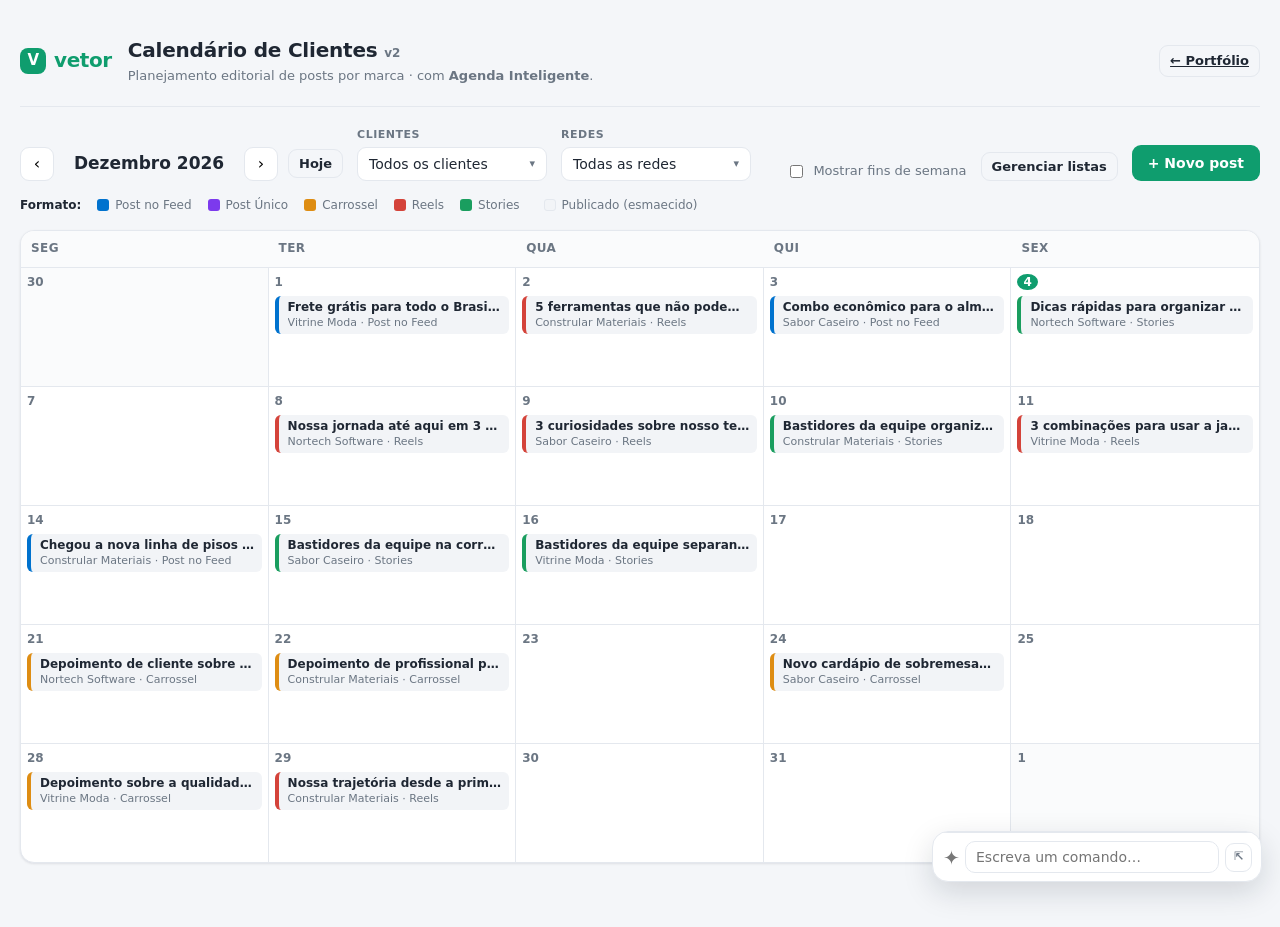
<file: demos/calendario-clientes/index.html>
<!DOCTYPE html>
<html lang="pt-BR">
<head>
<meta charset="UTF-8" />
<meta name="viewport" content="width=device-width, initial-scale=1.0" />
<meta name="robots" content="noindex,nofollow" />
<title>Calendário de Clientes · Agenda Inteligente · Vetor (demo)</title>
<link rel="icon" href="brand/favicon.png" />
<script src="agenda/nucleo.js"></script>
<script src="mock-api.js"></script>
<style>
  :root{
    --azul:#0f9d6e; --azul-esc:#0b7a56; --ambar:#de8d13; --cinza:#777777;
    --bg:#f4f6f9; --card:#ffffff; --texto:#1f2733; --muted:#6b7683;
    --borda:#e4e8ee; --verde:#1a9e5f; --vermelho:#d4433a; --roxo:#7c3aed;
    --sombra:0 1px 3px rgba(16,24,40,.06),0 1px 2px rgba(16,24,40,.04);
    --sombra-md:0 4px 16px rgba(16,24,40,.08);
    --radius:14px;
    /* cores por formato */
    --fmt-feed:#0072ce; --fmt-unico:#7c3aed; --fmt-carrossel:#de8d13;
    --fmt-reels:#d4433a; --fmt-stories:#1a9e5f;
  }
  *{box-sizing:border-box}
  html,body{margin:0}
  body{
    font-family:"Segoe UI",system-ui,-apple-system,Roboto,Arial,sans-serif;
    background:var(--bg); color:var(--texto); line-height:1.45;
    -webkit-font-smoothing:antialiased;
  }
  a{color:var(--azul)}
  .wrap{max-width:1300px;margin:0 auto;padding:20px 20px 64px}
  header.top{
    display:flex;align-items:center;gap:16px;flex-wrap:wrap;
    padding:16px 0 20px;border-bottom:1px solid var(--borda);margin-bottom:20px;
  }
  header.top img{height:34px;width:auto}
  .title h1{font-size:20px;margin:0;font-weight:700;letter-spacing:-.2px}
  .title p{margin:2px 0 0;color:var(--muted);font-size:13px}
  .spacer{flex:1}
  select,button,input,textarea{font-family:inherit;font-size:14px}
  .field{display:flex;flex-direction:column;gap:4px}
  .field label{font-size:11px;text-transform:uppercase;letter-spacing:.5px;color:var(--muted);font-weight:600}
  select,input,textarea{
    background:var(--card);color:var(--texto);border:1px solid var(--borda);
    border-radius:9px;padding:8px 11px;outline:none;
  }
  select:focus,input:focus,textarea:focus{border-color:var(--azul);box-shadow:0 0 0 3px rgba(15,157,110,.15)}
  .btn{
    display:inline-flex;align-items:center;gap:7px;border:1px solid transparent;
    background:var(--azul);color:#fff;border-radius:9px;padding:9px 15px;
    font-weight:600;cursor:pointer;transition:background .15s,transform .05s;
  }
  .btn:hover{background:var(--azul-esc)} .btn:active{transform:translateY(1px)}
  .btn.ghost{background:transparent;color:var(--texto);border-color:var(--borda)}
  .btn.ghost:hover{background:rgba(15,157,110,.07)}
  .btn.sm{padding:6px 10px;font-size:13px}
  .btn.danger{background:var(--vermelho)} .btn.danger:hover{filter:brightness(.92)}

  /* ---- Barra de controles ---- */
  .toolbar{display:flex;align-items:flex-end;gap:14px;flex-wrap:wrap;margin-bottom:16px}
  .monthnav{display:flex;align-items:center;gap:10px}
  .monthnav .mlabel{font-size:17px;font-weight:700;min-width:170px;text-align:center;text-transform:capitalize}
  .navbtn{width:34px;height:34px;border-radius:9px;border:1px solid var(--borda);background:var(--card);cursor:pointer;font-size:16px;line-height:1}
  .navbtn:hover{background:rgba(15,157,110,.07)}
  /* ---- Multi-Select Dropdown (filtros Clientes e Redes) ---- */
  .msdd{position:relative;display:inline-block}
  .msdd-btn{display:inline-flex;align-items:center;justify-content:space-between;gap:10px;min-width:190px;
    background:var(--card);color:var(--texto);border:1px solid var(--borda);border-radius:9px;
    padding:8px 11px;cursor:pointer;font-size:14px;text-align:left}
  .msdd-btn:hover{border-color:var(--azul)}
  .msdd.open .msdd-btn{border-color:var(--azul);box-shadow:0 0 0 3px rgba(15,157,110,.15)}
  .msdd-caret{color:var(--muted);font-size:11px;transition:transform .15s}
  .msdd.open .msdd-caret{transform:rotate(180deg)}
  .msdd-panel{position:absolute;top:calc(100% + 5px);left:0;z-index:45;min-width:100%;
    background:var(--card);border:1px solid var(--borda);border-radius:10px;box-shadow:var(--sombra-md);
    padding:6px;display:none;max-height:300px;overflow:auto}
  .msdd.open .msdd-panel{display:block}
  .msdd-opt{display:flex;align-items:center;gap:9px;padding:7px 10px;border-radius:7px;cursor:pointer;
    font-size:13px;color:var(--texto);white-space:nowrap;user-select:none}
  .msdd-opt:hover{background:rgba(15,157,110,.07)}
  .msdd-opt input{width:auto;margin:0;flex:none}
  .msdd-opt.all{border-bottom:1px solid var(--borda);border-radius:0;margin-bottom:4px;font-weight:600}
  .switch{display:inline-flex;align-items:center;gap:7px;font-size:13px;color:var(--muted);cursor:pointer;user-select:none}
  .switch input{width:auto}

  /* ---- Legenda ---- */
  .legend{display:flex;gap:16px;flex-wrap:wrap;margin-bottom:16px;font-size:12px;color:var(--muted)}
  .legend .item{display:inline-flex;align-items:center;gap:6px}
  .legend .dot{width:12px;height:12px;border-radius:3px}

  /* ---- Grade ---- */
  .cal{background:var(--card);border:1px solid var(--borda);border-radius:var(--radius);overflow:hidden;box-shadow:var(--sombra)}
  .cal .dow{display:grid;background:#fafbfc;border-bottom:1px solid var(--borda)}
  .cal .dow div{padding:9px 10px;font-size:12px;font-weight:700;color:var(--muted);text-transform:uppercase;letter-spacing:.4px;text-align:left}
  .cal .weeks{display:grid}
  .week{display:grid;border-bottom:1px solid var(--borda)}
  .week:last-child{border-bottom:none}
  .day{min-height:118px;border-right:1px solid var(--borda);padding:6px 6px 8px;position:relative;overflow:hidden}
  .day:last-child{border-right:none}
  .day.out{background:#fafbfc}
  .day .dn{font-size:12px;font-weight:600;color:var(--muted);margin-bottom:5px}
  .day.today .dn{color:var(--azul)}
  .day.today .dn span{background:var(--azul);color:#fff;border-radius:50%;padding:1px 6px}
  .addday{position:absolute;top:5px;right:5px;width:20px;height:20px;border-radius:6px;border:1px dashed var(--borda);background:transparent;color:var(--muted);cursor:pointer;line-height:1;font-size:14px;display:none}
  .day:hover .addday{display:inline-flex;align-items:center;justify-content:center}

  /* ---- Chip de post ---- */
  .chip{position:relative;display:block;width:100%;text-align:left;border:none;border-left:4px solid var(--cinza);
        background:#f2f4f7;border-radius:6px;padding:4px 7px 4px 9px;margin-bottom:4px;cursor:pointer;font-size:12px;line-height:1.3;color:var(--texto)}
  .chip:hover{filter:brightness(.97)}
  .chip .assunto{display:block;font-weight:600;white-space:nowrap;overflow:hidden;text-overflow:ellipsis}
  .chip .meta{display:block;color:var(--muted);font-size:11px;white-space:nowrap;overflow:hidden;text-overflow:ellipsis}
  .chip.pub{opacity:.5;padding-left:32px}
  .chip:hover{padding-left:32px}
  .chip .imp{color:var(--ambar);font-weight:700}
  /* checkmark de status (aparece no hover) */
  .chip .ck{position:absolute;left:7px;top:50%;transform:translateY(-50%);width:18px;height:18px;border-radius:50%;
            border:1.5px solid var(--verde);background:var(--card);color:var(--verde);display:none;align-items:center;
            justify-content:center;font-size:11px;cursor:pointer;padding:0;line-height:1}
  .chip:hover .ck{display:inline-flex}
  .chip.pub .ck{display:inline-flex;background:var(--verde);color:#fff}

  /* ---- Modal ---- */
  .modal-bg{position:fixed;inset:0;background:rgba(16,24,40,.55);display:none;align-items:center;justify-content:center;padding:18px;z-index:50}
  .modal-bg.open{display:flex}
  .modal{background:var(--card);border-radius:16px;box-shadow:var(--sombra-md);width:100%;max-width:560px;max-height:92vh;overflow:auto}
  .modal-head{padding:18px 20px;border-bottom:1px solid var(--borda);display:flex;justify-content:space-between;align-items:center}
  .modal-head h3{margin:0;font-size:16px}
  .close-x{border:none;background:none;font-size:24px;cursor:pointer;color:var(--muted);line-height:1}
  .modal-body{padding:20px;display:grid;grid-template-columns:1fr 1fr;gap:14px}
  .modal-body .full{grid-column:1/-1}
  .modal-body label{font-size:12px;font-weight:600;color:var(--muted);display:block;margin-bottom:4px}
  .modal-body input,.modal-body textarea,.modal-body select{width:100%}
  .redepicker{display:flex;gap:6px;flex-wrap:wrap}
  .redepicker label{display:inline-flex;align-items:center;gap:5px;font-weight:500;color:var(--texto);margin:0;cursor:pointer}
  .redepicker input{width:auto}
  .modal-foot{padding:16px 20px;border-top:1px solid var(--borda);display:flex;justify-content:space-between;gap:10px;align-items:center}
  .err{color:var(--vermelho);font-size:13px}

  /* ---- Gerenciar listas ---- */
  .tabs{display:flex;gap:6px;padding:14px 20px 0;flex-wrap:wrap}
  .tab{padding:7px 12px;border-radius:9px 9px 0 0;border:1px solid var(--borda);border-bottom:none;background:#fafbfc;cursor:pointer;font-size:13px}
  .tab.on{background:var(--card);font-weight:700}
  .listbox{padding:16px 20px}
  .listadd{display:flex;gap:8px;margin-bottom:12px}
  .listadd input{flex:1}
  .litem{display:flex;align-items:center;gap:10px;padding:8px 0;border-bottom:1px solid var(--borda)}
  .litem .nome{flex:1}
  .litem.off .nome{color:var(--muted);text-decoration:line-through}
  .minibtn{border:1px solid var(--borda);background:var(--card);border-radius:7px;padding:4px 8px;cursor:pointer;font-size:12px}

  #toast{position:fixed;bottom:22px;left:50%;transform:translateX(-50%) translateY(20px);background:var(--texto);color:var(--bg);padding:11px 18px;border-radius:10px;font-size:14px;opacity:0;transition:.25s;pointer-events:none;z-index:60}
  #toast.show{opacity:1;transform:translateX(-50%) translateY(0)}
  #toast.err{background:var(--vermelho);color:#fff}
  /* Toast com ação (Desfazer, fase 4). `pointer-events` volta a ser auto só
     quando o toast está visível — no #toast ele é `none` para não interceptar
     cliques na grade enquanto está escondido. */
  #toast.show{pointer-events:auto}
  .toast-acao{margin-left:10px;background:transparent;border:1px solid currentColor;color:inherit;
    border-radius:7px;padding:3px 10px;font-size:13px;font-weight:600;cursor:pointer}
  .toast-acao:hover{background:rgba(255,255,255,.16)}
  .empty{padding:40px;text-align:center;color:var(--muted)}

  /* ==========================================================================
     AGENDA INTELIGENTE (v2) — barra de comando + chips de interpretação ao vivo
     ========================================================================== */
  /* --------------------------------------------------------------------------
     ★ MEDIDAS DA ILHA — o que se ajusta ao revisar o layout mora AQUI.
     -------------------------------------------------------------------------- */
  :root{
    --ilha-rep:330px;    /* largura em REPOUSO — a pílula, só o campo de comando */
    --ilha-w:390px;      /* largura quando cresce (vitrine, plano, perguntas) */
    --ilha-marg:18px;    /* folga entre a ilha e as bordas da tela */
  }

  /* ==========================================================================
     ★ A ILHA ADAPTATIVA — terceira volta do layout (decisão do usuário, 2026-08-25)
     ==========================================================================
     A grade voltou a ser a página inteira: `.wrap` centrada em 1300px, sem shell,
     sem coluna reservada e sem `padding-right` calculado. A Agenda deixou de ser
     MÓVEL (um dock de 380px sempre presente) e virou MOMENTO: uma pílula
     flutuante de ~330×42 num canto, que cresce só o que o conteúdo exige.

     O que isso resolve e o dock do §8.6 não resolvia — a patologia está registrada
     lá: *o painel cresce justamente quando há algo a decidir, cobrindo a grade que
     a pessoa precisa olhar para decidir*. O dock TOLERAVA a colisão; a ilha DESVIA
     dela (ver `ilhaDesviar` no JS).

     ★ TRÊS SIMPLIFICAÇÕES CONCRETAS, não só um arranjo diferente:
       1. A reserva de 294px em `calc()` nas barras acima da grade MORREU. Ela
          existia porque o dock passava por cima de Portal / Minha conta /
          + Novo post / Gerenciar listas. A ilha mora num canto e nasce no
          INFERIOR: não alcança nenhum desses controles, e não há o que reservar.
       2. O grid `.shell` de duas colunas e o `@media (min-width:1700px)` que
          alternava entre "margem" e "sobreposto" morreram com ele.
       3. A grade fica com os mesmos 1260px em TODA largura e em TODO estado —
          antes isso só valia a partir de 1700px (modo margem) ou com o painel
          fechado.

     O custo em repouso é quase zero: a pílula cobre um pedaço de um cartão no
     canto — e é justamente esse pedaço que a anticolisão devolve quando o cartão
     em questão é o alvo do comando.
     ========================================================================== */

  /* --------------------------------------------------------------------------
     A ILHA. Não é um chat: é comando + interpretação + ação. A anatomia de chat
     que o dock emprestava (registro em cima, composer embaixo) continua aqui, só
     que **por demanda**: em repouso existe apenas o composer, e o registro/vitrine
     e a faixa do plano entram acima dele conforme fazem falta.

     ★ NÃO É ARRASTÁVEL — mantém a decisão do §8.6 (WCAG 2.5.7 exige alternativa
     não-arrastável; posição livre não sobrevive à troca de resolução; e só há
     quatro lugares úteis). Troca-se de canto pelo botão ou por Alt+seta.
     -------------------------------------------------------------------------- */
  .ilha{position:fixed;z-index:48;
    width:min(var(--ilha-rep), calc(100vw - var(--ilha-marg) * 2));
    max-height:calc(100dvh - var(--ilha-marg) * 2);
    display:flex;flex-direction:column;
    /* ★ FUNDO SÓLIDO, não translúcido (pergunta aberta nº 3 do §8.8). Translucidez
       em repouso custa legibilidade justamente onde a ilha mora: por cima dos
       cartões, que são COLORIDOS por formato. O que ela ganharia em leveza, o
       campo de comando perderia em contraste — e o campo é o que tem de estar
       legível sempre. A separação da grade fica por conta da sombra. */
    background:var(--card);
    border:1px solid var(--borda);border-radius:16px;overflow:hidden;
    box-shadow:0 10px 30px rgba(16,24,40,.15);
    /* A transição de canto É o rastro: o olho segue o movimento. Um fantasma
       deixado no canto antigo seria sujeira permanente para um ganho de um
       instante. */
    transition:width .18s ease, left .26s ease, right .26s ease,
               top .26s ease, bottom .26s ease}

  /* Cresce só o que o conteúdo exige — nunca em repouso. */
  .ilha.cresceu{width:min(var(--ilha-w), calc(100vw - var(--ilha-marg) * 2))}

  /* Os QUATRO cantos. b/c = baixo/cima · d/e = direita/esquerda. */
  .ilha[data-canto="bd"]{right:var(--ilha-marg);bottom:var(--ilha-marg);left:auto;top:auto}
  .ilha[data-canto="be"]{left:var(--ilha-marg);bottom:var(--ilha-marg);right:auto;top:auto}
  .ilha[data-canto="cd"]{right:var(--ilha-marg);top:var(--ilha-marg);left:auto;bottom:auto}
  .ilha[data-canto="ce"]{left:var(--ilha-marg);top:var(--ilha-marg);right:auto;bottom:auto}

  /* ★ O CAMPO DE COMANDO NÃO SE MOVE quando a ilha cresce.
     Nos cantos de BAIXO a âncora é o `bottom`: o conteúdo que entra acima do
     composer empurra o TOPO para cima e o campo fica parado. Nos cantos de CIMA a
     âncora é o `top` — sem inverter a ordem visual, o mesmo conteúdo empurraria o
     campo para BAIXO e o cursor fugiria do lugar onde a pessoa acabou de clicar.
     `column-reverse` resolve sem duplicar HTML: o composer passa a ser o primeiro
     de cima para baixo e o crescimento desce. */
  .ilha[data-canto^="c"]{flex-direction:column-reverse}
  /* Consequência: as duas linhas separadoras trocam de dono. Na ordem normal
     (corpo · plano · composer) elas são o `border-top` do plano e do composer; na
     invertida (composer · plano · corpo) o `border-top` do plano continua certo —
     é a linha entre ele e o composer — mas a do composer viraria um risco solto no
     topo da ilha, e a que falta é a de cima do corpo. */
  .ilha[data-canto^="c"] .cop-composer{border-top:none}
  .ilha[data-canto^="c"] .cop-corpo{border-top:1px solid var(--borda)}

  /* Faixa rolável: registro da sessão + vitrine de sugestões. Em repouso não
     existe — entra ao focar (vitrine) ou ao abrir o registro pelo selo. */
  .cop-corpo{display:none;flex:1 1 auto;min-height:0;overflow-y:auto;padding:11px 12px;
    flex-direction:column;gap:12px}
  .ilha.vitrine .cop-corpo,
  .ilha.log-aberto .cop-corpo{display:flex}

  /* Faixa do PLANO — chips, perguntas e avisos. Tem rolagem própria e teto de
     altura para nunca engolir o registro nem empurrar o composer para fora da
     tela quando o comando tem muitas perguntas. */
  .cop-plano{flex:0 1 auto;display:none;border-top:1px solid var(--borda);
    padding:11px 13px;max-height:44vh;overflow-y:auto;background:#fbfcfe}
  .cop-plano.on{display:block}

  /* Composer — É A ILHA EM REPOUSO: sozinho, ele é a pílula. E é SÓ a linha do
     campo, de altura fixa.

     ★ POR QUE os botões e o rodapé saíram daqui (bloco `.cop-acoes`, abaixo):
     eles nascem quando aparece um comando. Estando DENTRO do composer, e o
     composer ancorado pelo `bottom` nos cantos de baixo, o campo subia ~69px no
     instante em que a pessoa terminava de digitar — medido. É o deslocamento
     clássico: o ponteiro fica onde o campo estava e passa a pairar sobre um botão
     recém-nascido. Fora do composer, eles crescem para o lado de fora e a linha do
     campo fica pinada nos QUATRO cantos. O dock do §8.6 tinha o mesmo defeito;
     aqui ele dói mais, porque não mover o que a pessoa está usando é o motivo de a
     ilha existir. */
  .cop-composer{flex:none;border-top:1px solid var(--borda);padding:8px 9px}
  .ilha.com-texto .cop-composer{border-top:none}
  .cop-linha{display:flex;gap:6px;align-items:center}
  .cop-linha input{flex:1 1 auto;min-width:0;font-size:14px;padding:7px 10px;border-radius:10px}

  /* Ações do comando: os botões e o rodapé que diz se o Enter grava. Ficam FORA
     da faixa do plano (que tem rolagem própria) para nunca rolarem para fora de
     vista — é a exigência do §8.2, e ela continua valendo: a frase "↵ Enter GRAVA"
     não pode faltar na hora em que o dedo já está na tecla. */
  .cop-acoes{flex:none;display:none;border-top:1px solid var(--borda);padding:9px 10px}
  .ilha.com-texto .cop-acoes{display:block}

  /* ★ A ilha NÃO FECHA — ela repousa (pergunta aberta nº 5 do §8.8). Sendo do
     tamanho de um campo de texto, esconder e reabrir custaria mais do que
     economiza, e a FAB do §8.6 (que existia porque o dock desaparecia por
     inteiro) morreu junto: um elemento a menos na tela e um estado a menos para
     lembrar. Quando a pílula incomoda onde está, a resposta é trocar de canto —
     e quando ela incomoda em cima do ALVO, quem troca é a anticolisão, sozinha. */
  /* Marca da ilha: vetor no lugar do emoji (o usuário achou o emoji ruim). Um
     sparkle de 4 pontas — mesmo desenho usado por vários indicadores de
     "assistente" — em CINZA (`--cinza`, não `--muted`, que aqui é azulado), para
     ficar neutro perto do azul da marca em vez de competir com ele. */
  .ilha-mark{flex:none;display:inline-flex;align-items:center;justify-content:center;
    width:15px;height:15px;margin-left:2px;color:var(--cinza)}
  .ilha-mark svg{width:100%;height:100%;display:block}
  .ilha-btn{flex:none;border:1px solid var(--borda);background:var(--card);color:var(--muted);
    border-radius:9px;min-width:27px;height:29px;padding:0 6px;font-size:11.5px;cursor:pointer;
    display:inline-flex;align-items:center;justify-content:center;font-weight:700;line-height:1}
  .ilha-btn:hover{border-color:var(--azul);color:var(--azul)}
  .ilha-btn[hidden]{display:none}
  /* ★ O Desfazer fica FORA do selo, no corpo da pílula. A regra do §8.4 é que a
     rede de segurança tem de estar no caminho de quem acabou de agir — atrás de um
     clique no registro ela viraria exatamente o "menu" que a fase 4.1 recusou.
     Continua sendo UM botão só (a rota é uma pilha, §6.2) e o toast segue com o
     dele; isto é o que sobra quando o toast some. */
  .ilha-btn.desfazer{border-color:rgba(15,157,110,.45);color:var(--azul)}
  .ilha-btn.selo[aria-expanded="true"]{border-color:var(--azul);color:var(--azul);
    background:rgba(15,157,110,.07)}

  /* Quem decide se os botões existem é `.cop-acoes` (só com comando escrito): em
     repouso um "Limpar" sobre campo vazio seria móvel sem função. */
  .cop-botoes{display:flex;gap:7px}
  .cop-botoes .btn{flex:1 1 auto;justify-content:center;padding:8px 12px}

  /* ---- Registro da sessão ----------------------------------------------------
     Some no F5, de propósito (decisão do usuário): é memória de trabalho, não
     histórico. O log de verdade continua no D1 desde a fase 4.1, para auditoria.
     -------------------------------------------------------------------------- */
  .cop-hist{display:flex;flex-direction:column;gap:8px}
  .hist-item{border:1px solid var(--borda);border-radius:11px;padding:8px 10px;background:#fbfcfe}
  .hist-item .cmd{font-size:12.5px;font-weight:600;line-height:1.35}
  .hist-item .res{font-size:11.5px;color:var(--muted);margin-top:3px;line-height:1.35}
  .hist-item.ok{border-left:3px solid var(--verde)}
  .hist-item.consulta{border-left:3px solid var(--azul)}
  .hist-item.err{border-left:3px solid var(--vermelho)}
  .hist-item.err .res{color:#a3302a}
  .hist-item.desfeito{opacity:.55}
  .hist-item.desfeito .cmd{text-decoration:line-through}
  .hist-desfazer{margin-top:6px;border:1px solid var(--borda);background:var(--card);
    color:var(--texto);border-radius:8px;padding:4px 10px;font-size:12px;cursor:pointer;font-weight:600}
  .hist-desfazer:hover{border-color:var(--azul);color:var(--azul)}
  .cop-vazio{font-size:12.5px;color:var(--muted);line-height:1.5}

  /* ---- Vitrine de sugestões --------------------------------------------------
     Vêm do servidor JÁ VERIFICADAS (GET …/agenda/sugestoes): o que aparece aqui
     executa. Clicar PREENCHE o campo — nunca executa —, inclusive a de remover.
     -------------------------------------------------------------------------- */
  .cop-sug{display:flex;flex-direction:column;gap:6px}
  .cop-sug .cab{display:flex;align-items:center;gap:8px;
    font-size:10.5px;font-weight:700;text-transform:uppercase;letter-spacing:.6px;color:var(--muted)}
  .cop-sug .girar{margin-left:auto;border:1px solid var(--borda);background:var(--card);
    color:var(--muted);border-radius:20px;padding:3px 9px;font-size:11px;cursor:pointer;
    text-transform:none;letter-spacing:0;font-weight:600}
  .cop-sug .girar:hover{border-color:var(--azul);color:var(--azul)}
  .cop-sug button.sug{display:block;width:100%;text-align:left;cursor:pointer;
    border:1px dashed var(--borda);background:transparent;color:var(--texto);
    border-radius:10px;padding:7px 10px;font-size:12.5px;line-height:1.35}
  .cop-sug button.sug:hover{border-color:var(--azul);background:rgba(15,157,110,.05)}
  .cop-sug button.sug .verbo{display:block;font-size:10px;font-weight:700;
    text-transform:uppercase;letter-spacing:.5px;color:var(--muted);margin-bottom:2px}
  .cop-sug button.sug.perigo{border-color:rgba(212,67,58,.4)}
  .cop-sug button.sug.perigo .verbo{color:#a3302a}
  .cop-sug button.sug.perigo:hover{border-color:var(--vermelho);background:rgba(212,67,58,.05)}

  .agenda-linha{display:flex;align-items:center;gap:10px;flex-wrap:wrap;margin-bottom:10px}
  .intencao{display:inline-flex;align-items:center;gap:6px;font-weight:700;font-size:14px}
  .medidor{height:6px;width:96px;background:#eef1f5;border-radius:99px;overflow:hidden}
  .medidor i{display:block;height:100%;width:0;background:var(--verde);transition:width .2s,background .2s}
  .medidor.media i{background:var(--ambar)} .medidor.baixa i{background:var(--vermelho)}
  .conf{font-size:12px;color:var(--muted)}
  .chips{display:flex;gap:7px;flex-wrap:wrap}
  /* Um chip = um campo interpretado. Verde = certeza; âmbar = conferir;
     tracejado = pergunta em aberto. */
  .cchip{display:inline-flex;align-items:center;gap:6px;font-size:12.5px;line-height:1.2;
    background:#f2f6fb;border:1px solid #d9e4f0;color:var(--texto);
    border-radius:20px;padding:5px 11px}
  .cchip b{font-weight:600;color:var(--muted);font-size:11px;text-transform:uppercase;letter-spacing:.4px}
  .cchip.ok{background:rgba(26,158,95,.09);border-color:rgba(26,158,95,.32)}
  .cchip.conferir{background:rgba(222,141,19,.11);border-color:rgba(222,141,19,.38)}
  .cchip.pergunta{background:transparent;border-style:dashed;border-color:var(--ambar);color:#8a5a06}
  .cchip.falta{background:rgba(212,67,58,.08);border-color:rgba(212,67,58,.35);color:#a3302a}
  /* Chip de MUDANÇA (fase 4.2): valor NOVO de um alterar. Azul da marca + borda
     cheia para se distinguir à primeira vista dos chips de critério, que são o
     que a busca usou. Os dois podem ser do mesmo campo na mesma frase. */
  .cchip.muda{background:rgba(15,157,110,.10);border-color:rgba(15,157,110,.42);color:#0b6b4d;font-weight:600}
  .cchip .x{cursor:pointer;color:var(--muted);font-weight:700;padding:0 1px;
    background:transparent;border:0;font-size:15px;line-height:1;border-radius:50%}
  .cchip .x:hover{color:var(--vermelho)}
  .cchip .x:focus-visible{outline:2px solid var(--azul);outline-offset:1px}
  .agenda-perguntas{margin-top:8px;display:flex;flex-direction:column;gap:7px}
  .pergunta{font-size:13px;display:flex;align-items:center;gap:8px;flex-wrap:wrap}
  .pergunta .opt{border:1px solid var(--borda);background:var(--card);border-radius:20px;
    padding:4px 11px;font-size:12.5px;cursor:pointer}
  .pergunta .opt:hover{border-color:var(--azul);background:rgba(15,157,110,.06)}
  /* Rodapé do composer: "não interpretado" + se o Enter grava. `:empty` porque em
     repouso ele é a diferença entre uma pílula e uma pílula com uma sobra de 8px. */
  .agenda-rodape{margin-top:8px;font-size:11.5px;color:var(--muted);
    display:flex;flex-direction:column;gap:3px;line-height:1.4}
  .agenda-rodape:empty{display:none}
  .agenda-rodape .resto{color:#a3302a}
  .agenda-rodape .grava{color:#a06407;font-weight:600}
  .agenda-aviso{margin-top:10px;font-size:12px;background:rgba(222,141,19,.09);
    border-left:3px solid var(--ambar);padding:8px 11px;border-radius:0 7px 7px 0;color:#7a5205}

  /* Card que o último comando da Agenda criou (fase 2) ou alterou (fase 3):
     pulsa duas vezes para responder "mexeu no post e no dia que eu quis?" sem a
     pessoa ter que procurar na grade. */
  @keyframes agNovo{
    0%{box-shadow:0 0 0 0 rgba(15,157,110,.5)}
    100%{box-shadow:0 0 0 13px rgba(15,157,110,0)}
  }
  .chip.novo{animation:agNovo 1.05s ease-out 2}
  @media (prefers-reduced-motion:reduce){
    .chip.novo{animation:none;outline:2px solid var(--azul);outline-offset:1px}
  }

  /* ---- O COMANDO NA GRADE (enxerto do prato 02 do estudo, §8.8) --------------
     O chip "Post encontrado" descreve em TEXTO um post que a grade pode MOSTRAR.
     Anel azul = o alvo resolvido. Números âmbar ① ② ③ = os candidatos, quando a
     Agenda precisa perguntar qual é — e clicar no cartão RESPONDE a pergunta, no
     lugar onde a decisão de verdade se toma: olhando os posts no mês, não uma
     lista de títulos parecidos dentro do painel.

     ★ Não substitui a lista de texto, soma a ela: o candidato pode estar em OUTRO
     mês, e aí não há cartão nenhum para marcar.

     ★ Anel por `box-shadow inset`, não por `outline`: `.day` tem `overflow:hidden`
     e recorta o que passa da borda da célula. Inset nunca sai do cartão. */
  .chip.alvo{box-shadow:inset 0 0 0 2px var(--azul)}
  .chip.cand{box-shadow:inset 0 0 0 2px var(--ambar);cursor:pointer}
  .chip .num{position:absolute;right:4px;top:4px;min-width:17px;height:17px;
    border-radius:50%;background:var(--ambar);color:#fff;font-size:10.5px;font-weight:700;
    display:inline-flex;align-items:center;justify-content:center;padding:0 3px}
  .chip.alvo .num{background:var(--azul)}

  /* Barra de FILTRO ATIVO (fase 1) — o que a grade está mostrando agora.
     Some quando não há filtro nenhum. Cada critério é um chip removível, para
     desfazer uma dimensão sem ter que reescrever o comando. */
  .agfiltro{display:none;align-items:center;gap:8px;flex-wrap:wrap;margin-bottom:12px;
    background:rgba(15,157,110,.05);border:1px solid rgba(15,157,110,.22);
    border-radius:var(--radius);padding:9px 12px}
  .agfiltro.on{display:flex}
  .agfiltro .rot{font-size:11px;font-weight:700;text-transform:uppercase;letter-spacing:.5px;
    color:var(--azul)}
  .agfiltro .vazio{font-size:12.5px;color:var(--muted)}
  .agfiltro .limpar{margin-left:auto;border:1px solid var(--borda);background:var(--card);
    color:var(--muted);border-radius:20px;padding:4px 11px;font-size:12px;cursor:pointer}
  .agfiltro .limpar:hover{border-color:var(--vermelho);color:var(--vermelho)}
  /* ==========================================================================
     CELULAR — a ilha vira BARRA INFERIOR (pergunta aberta nº 6 do §8.8)
     ==========================================================================
     Em 375px não existem "quatro cantos": qualquer canto é a tela toda. Então a
     ilha larga a geometria de canto e vira uma barra colada embaixo, de largura
     cheia, e o botão de trocar de canto desaparece com ela — junto com a
     anticolisão, desligada no JS pelo mesmo motivo (não há para onde desviar).

     ★ A fórmula de reserva do §8.6 NÃO foi herdada porque ela morreu inteira: a
     ilha não passa por cima de controle nenhum. O que precisa de reserva aqui é
     só o FIM da página — senão a barra cobre a última semana da grade.

     ★ Especificidade: as regras de canto acima são `.ilha[data-canto="xx"]`
     (classe + atributo). Para vencê-las é preciso empatar e vir depois, e é o que
     `.ilha[data-canto]` faz — dentro do media query e mais abaixo no arquivo.
     Um `.ilha` seco perderia em silêncio.
     ========================================================================== */
  @media (max-width:700px){
    .ilha[data-canto]{
      left:8px;right:8px;bottom:8px;top:auto;
      width:auto;max-width:none;max-height:calc(100dvh - 16px);
      border-radius:14px;
      /* Barra: sem inversão de ordem, o crescimento é sempre para cima. */
      flex-direction:column}
    .ilha[data-canto].cresceu{width:auto}
    /* Desfaz a troca de separadores dos cantos de cima (aqui não há cantos) —
       mas sem ressuscitar a linha dupla logo acima do campo quando as ações estão
       na tela: `.cop-acoes` já traz a sua. */
    .ilha[data-canto] .cop-composer{border-top:1px solid var(--borda)}
    .ilha[data-canto].com-texto .cop-composer{border-top:none}
    .ilha[data-canto] .cop-corpo{border-top:none}
    .ilha-btn.canto{display:none}
    /* A barra come o pé da página: a última semana precisa de onde aparecer, e o
       toast não pode nascer debaixo dela. */
    .wrap{padding-bottom:112px}
    #toast{bottom:98px}
    .cop-botoes{flex-wrap:wrap}
    .agfiltro .limpar{margin-left:0}
  }
</style>
</head>
<body>
<div class="wrap">
  <header class="top">
    <div style="display:flex;align-items:center;gap:8px;font-weight:800;font-size:20px;letter-spacing:-.02em;color:var(--azul)">
      <span style="display:inline-flex;align-items:center;justify-content:center;width:26px;height:26px;border-radius:8px;background:var(--azul);color:#fff;font-size:15px;font-weight:800">V</span>
      vetor
    </div>
    <div class="title">
      <h1>Calendário de Clientes <span style="font-size:12px;color:var(--muted);font-weight:600">v2</span></h1>
      <p>Planejamento editorial de posts por marca · com <strong>Agenda Inteligente</strong>.</p>
    </div>
    <div class="spacer"></div>
    <a class="btn ghost sm" href="../../projetos.html" target="_top">← Portfólio</a>
  </header>
  <!-- A grade é a página inteira: a Agenda não é mais uma coluna do layout, é uma
       ilha flutuante fora da `.wrap` (ver o fim do arquivo). -->
  <main>
  <!-- Controles -->
  <div class="toolbar">
    <div class="monthnav">
      <button class="navbtn" id="prev" aria-label="Mês anterior">‹</button>
      <div class="mlabel" id="mlabel">—</div>
      <button class="navbtn" id="next" aria-label="Próximo mês">›</button>
      <button class="btn ghost sm" id="hoje">Hoje</button>
    </div>
    <div class="field">
      <label>Clientes</label>
      <div id="ddClientes"></div>
    </div>
    <div class="field">
      <label>Redes</label>
      <div id="ddRedes"></div>
    </div>
    <div class="spacer"></div>
    <label class="switch"><input type="checkbox" id="fFds" /> Mostrar fins de semana</label>
    <button class="btn ghost sm" id="btnListas" style="display:none">Gerenciar listas</button>
    <button class="btn" id="btnNovo" style="display:none">+ Novo post</button>
  </div>

  <!-- Filtro ativo (fase 1): espelha os dropdowns + as dimensões que só a
       Agenda aplica (formato, status, pilar, público, objetivo, período…).
       ★ Fica na GRADE, fora da ilha, de propósito: é o resumo do que a grade
       está mostrando e reflete também o que foi mexido nos dropdowns. Dentro do
       painel ele sumiria quando o painel fechasse — e aí a grade filtraria sem
       explicar por quê. -->
  <div class="agfiltro" id="ag-filtro"></div>

  <!-- Legenda -->
  <div class="legend" id="legend"></div>

  <!-- Grade -->
  <div class="cal">
    <div class="dow" id="dow"></div>
    <div class="weeks" id="weeks"></div>
  </div>
  </main>
</div>

<!-- ======================================================================
     A ILHA ADAPTATIVA — a Agenda Inteligente (§8.8 do doc). As SEIS intenções
     executam: CONSULTAR filtra a grade (não escreve); CRIAR, MOVER, TROCAR
     STATUS, ALTERAR e REMOVER gravam. Nos comandos sobre post existente o chip
     "Post encontrado" diz em QUAL post o comando vai mexer — e agora a GRADE
     também diz, com um anel no cartão; com mais de um candidato, a Agenda
     pergunta e numera ① ② ③ os cartões. Em ALTERAR, o "para" separa: antes dele
     os critérios (chips normais), depois o valor novo (chips azuis com seta).
     Remover pede confirmação nomeando o post, e todo comando que grava oferece
     Desfazer.

     ► FORA da `.wrap`, de propósito: ela é `position:fixed` e não participa mais
       do fluxo da página. A grade voltou a ser a página inteira.

     ► NÃO É UM CHAT, e a diferença é deliberada. Chat promete vocabulário
       aberto, turnos e memória; isto é um parser determinístico de vocabulário
       fechado (§2 do doc). A anatomia de chat continua emprestada — registro em
       cima, composer embaixo —, mas agora POR DEMANDA: em repouso existe só o
       campo, e o que entra acima dele é o PLANO ao vivo, que nenhum chat tem e é
       a decisão de produto central (§1).

     ► A ORDEM DO DOM É [corpo · plano · composer] e isso importa: nos cantos de
       cima o CSS a inverte com `column-reverse` para o campo não fugir do dedo.
     ====================================================================== -->
<aside class="ilha" id="ilha" data-canto="bd" aria-label="Agenda Inteligente">

  <!-- Faixa rolável: registro da sessão OU vitrine de sugestões verificadas.
       Em repouso não existe — entra ao focar o campo (vitrine, que é o momento em
       que a pessoa precisa saber o que dizer) ou ao abrir o registro pelo selo. -->
  <div class="cop-corpo" id="cop-corpo">
    <div class="cop-hist" id="cop-hist"></div>
    <div class="cop-sug" id="cop-sug" hidden></div>
  </div>

  <!-- Faixa do PLANO — só aparece quando há algo digitado. -->
  <div class="cop-plano" id="ag-out">
    <div class="agenda-linha">
      <span class="intencao" id="ag-intencao">—</span>
      <span class="medidor" id="ag-medidor"><i></i></span>
      <span class="conf" id="ag-conf"></span>
    </div>
    <div class="chips" id="ag-chips"></div>
    <div class="agenda-perguntas" id="ag-perguntas"></div>
    <div id="ag-avisos"></div>
  </div>

  <!-- Ações do comando: botões + o rodapé que avisa se o Enter grava. FORA do
       composer de propósito — dentro dele, nascer empurrava a linha do campo para
       cima nos cantos de baixo (~69px medidos). E fora da faixa do plano, que tem
       rolagem própria: o rodapé não pode rolar para fora de vista (§8.2). -->
  <div class="cop-acoes">
    <div class="cop-botoes">
      <button class="btn" id="ag-aplicar" type="button" style="display:none">Filtrar a grade</button>
      <button class="btn ghost" id="ag-limpar" type="button">Limpar</button>
    </div>
    <div class="agenda-rodape" id="ag-rodape"></div>
  </div>

  <!-- Composer. Sozinho, ELE É A ILHA em repouso — e é só a linha do campo, de
       altura fixa, para o cursor nunca fugir de onde a pessoa clicou. -->
  <div class="cop-composer">
    <div class="cop-linha">
      <span class="ilha-mark" title="Agenda Inteligente" aria-hidden="true">
        <svg viewBox="0 0 24 24" fill="currentColor">
          <path d="M12 0C12 6.627 17.373 12 24 12C17.373 12 12 17.373 12 24C12 17.373 6.627 12 0 12C6.627 12 12 6.627 12 0Z"/>
        </svg>
      </span>
      <input id="ag-texto" autocomplete="off" spellcheck="false"
             aria-label="Comando da Agenda Inteligente"
             placeholder="Escreva um comando…" />
      <!-- Desfazer FORA do selo: a rede de segurança não pode ficar atrás de um
           clique (§8.4). Um botão só — a rota é uma pilha (§6.2). -->
      <button class="ilha-btn desfazer" id="ilha-desfazer" type="button" hidden
              title="Desfazer o último comando">&#8630;</button>
      <button class="ilha-btn selo" id="ilha-selo" type="button" hidden
              aria-expanded="false" aria-controls="cop-hist">&#9776;</button>
      <button class="ilha-btn canto" id="ilha-canto" type="button">&#8689;</button>
    </div>
  </div>
</aside>

<!-- Modal post -->
<div class="modal-bg" id="modal">
  <div class="modal" role="dialog" aria-modal="true">
    <div class="modal-head">
      <h3 id="modal-title">Novo post</h3>
      <button class="close-x" id="modal-close" aria-label="Fechar">&times;</button>
    </div>
    <div class="modal-body">
      <div class="full">
        <label for="m-assunto">Assunto (título)</label>
        <input id="m-assunto" maxlength="200" />
      </div>
      <div>
        <label for="m-cliente">Cliente</label>
        <select id="m-cliente"></select>
      </div>
      <div>
        <label for="m-formato">Formato</label>
        <select id="m-formato"></select>
      </div>
      <div>
        <label for="m-datapub">Data de publicação</label>
        <input id="m-datapub" type="date" />
      </div>
      <!-- ★ "Data original (organização)" foi APOSENTADA em 2026-08-26 (decisão do
           usuário). Medido em produção: 76% dos posts a tinham IGUAL à data de
           publicação, e NADA no sistema a consumia — não posiciona o card, não
           filtra, não vai a relatório. Ela era a entrada do bloco "Dias em Atraso"
           da planilha, que o §3 do doc descartou como indicador derivado; e desde a
           fase 4.1 o log da Agenda mede atraso melhor (registra TODO deslocamento,
           com quem e quando).
           ★ A COLUNA CONTINUA NO BANCO com o histórico importado das planilhas — e
           por isso a chave saiu também do corpo enviado ao PATCH (ver readForm):
           mandar `data_original: null` é `null` EXPLÍCITO, que o servidor lê como
           "limpe este campo" e apagaria o histórico a cada edição de post.
           A Agenda também deixou de escrevê-la (passo 1.2 do parser). -->
      <div>
        <label for="m-horario">Horário (informativo)</label>
        <input id="m-horario" type="time" />
      </div>
      <div>
        <label for="m-status">Status</label>
        <select id="m-status"></select>
      </div>
      <div class="full">
        <label>Redes sociais</label>
        <div class="redepicker" id="m-redes"></div>
      </div>
      <div>
        <label for="m-pilar">Pilar de conteúdo</label>
        <select id="m-pilar"></select>
      </div>
      <div>
        <label for="m-publico">Para quem? (público)</label>
        <select id="m-publico"></select>
      </div>
      <div>
        <label for="m-objetivo">Objetivo do conteúdo</label>
        <select id="m-objetivo"></select>
      </div>
      <div>
        <label class="switch" style="margin-top:22px"><input type="checkbox" id="m-impulsionar" /> Impulsionar (patrocinado)</label>
      </div>
      <div class="full">
        <label for="m-conteudo">Conteúdo / observações (resumo ou link)</label>
        <textarea id="m-conteudo" rows="3" maxlength="2000"></textarea>
      </div>
      <div class="full err" id="modal-err"></div>
    </div>
    <div class="modal-foot">
      <button class="btn danger sm" id="modal-del" style="visibility:hidden">Excluir</button>
      <div style="display:flex;gap:10px">
        <button class="btn ghost" id="modal-cancel">Cancelar</button>
        <button class="btn" id="modal-save">Salvar</button>
      </div>
    </div>
  </div>
</div>

<!-- Modal gerenciar listas -->
<div class="modal-bg" id="listas">
  <div class="modal" role="dialog" aria-modal="true">
    <div class="modal-head">
      <h3>Gerenciar listas</h3>
      <button class="close-x" id="listas-close" aria-label="Fechar">&times;</button>
    </div>
    <div class="tabs" id="listas-tabs"></div>
    <div class="listbox">
      <div class="listadd">
        <input id="listas-input" placeholder="Adicionar novo…" />
        <button class="btn sm" id="listas-add">Adicionar</button>
      </div>
      <div id="listas-items"></div>
    </div>
    <div class="modal-foot"><div class="spacer"></div><button class="btn ghost" id="listas-done">Fechar</button></div>
  </div>
</div>

<!-- Modal escopo por cliente (Pilar/Público/Objetivo exclusivos a certas marcas) -->
<div class="modal-bg" id="scopebg">
  <div class="modal" role="dialog" aria-modal="true" style="max-width:440px">
    <div class="modal-head">
      <h3 id="scope-title">Exclusivo a quais clientes?</h3>
      <button class="close-x" id="scope-close" aria-label="Fechar">&times;</button>
    </div>
    <div class="listbox">
      <p style="color:var(--muted);font-size:12px;margin:0 0 12px">
        Marque os clientes aos quais este item é <strong>exclusivo</strong>.
        Nenhum marcado = visível para <strong>todos</strong> os clientes.</p>
      <div id="scope-list" style="display:flex;flex-direction:column;gap:8px;max-height:46vh;overflow:auto"></div>
    </div>
    <div class="modal-foot">
      <button class="btn ghost sm" id="scope-none">Deixar global</button>
      <div style="display:flex;gap:10px">
        <button class="btn ghost" id="scope-cancel">Cancelar</button>
        <button class="btn" id="scope-save">Salvar</button>
      </div>
    </div>
  </div>
</div>

<div id="toast"></div>

<script>
(function(){
  "use strict";
  var API = "/api/calendario";
  var $ = function(s,r){return (r||document).querySelector(s);};
  var REDES = ["Instagram","LinkedIn","YouTube","TikTok"];
  var FORMATOS = [
    {nome:"Post no Feed", cor:"var(--fmt-feed)"},
    {nome:"Post Único",   cor:"var(--fmt-unico)"},
    {nome:"Carrossel",    cor:"var(--fmt-carrossel)"},
    {nome:"Reels",        cor:"var(--fmt-reels)"},
    {nome:"Stories",      cor:"var(--fmt-stories)"}
  ];
  var FMT_COR = {};
  FORMATOS.forEach(function(f){FMT_COR[f.nome]=f.cor;});
  var STATUSES = ["Não iniciado","Em produção","Não publicado","Publicado"];
  var MESES = ["janeiro","fevereiro","março","abril","maio","junho","julho","agosto","setembro","outubro","novembro","dezembro"];
  var DOW = ["Dom","Seg","Ter","Qua","Qui","Sex","Sáb"];

  // Estado
  var view = new Date(); view.setDate(1);
  var me = {canEditCalendario:false, canToggleCalendarioStatus:false};
  var listas = {clientes:[], pilares:[], publicos:[], objetivos:[]};
  var posts = [];
  var clientesFiltro = [];         // vazio = todos os clientes (ids)
  var redesFiltro = [];            // vazio = todas
  var showFds = false;
  var editingId = null;            // id do post no modal (null = novo)
  // Filtro vindo da Agenda (fase 1). Só as dimensões que NÃO têm dropdown:
  // cliente e redes continuam morando em clientesFiltro/redesFiltro, para não
  // haver duas fontes de verdade do mesmo filtro. null = nenhum.
  var agFiltro = null;

  function esc(s){ return String(s==null?"":s).replace(/[&<>"']/g,function(c){return {"&":"&amp;","<":"&lt;",">":"&gt;",'"':"&quot;","'":"&#39;"}[c];}); }
  function toast(msg,isErr){ var t=$("#toast"); t.textContent=msg; t.className="show"+(isErr?" err":""); clearTimeout(t._t); t._t=setTimeout(function(){t.className="";},2600); }
  /**
   * Toast com uma AÇÃO — hoje só o Desfazer da Agenda (fase 4).
   *
   * O desfazer não pode viver escondido num menu: ele é o que torna aceitável um
   * comando que apaga post. Se a pessoa tem de procurar como voltar, a rede de
   * segurança não existe na prática. Fica mais tempo na tela que o toast comum,
   * porque exige uma decisão em vez de só informar.
   */
  function toastAcao(msg, rotulo, onClick){
    var t=$("#toast");
    t.textContent="";
    t.appendChild(document.createTextNode(msg+" "));
    var b=document.createElement("button");
    b.type="button"; b.className="toast-acao"; b.textContent=rotulo;
    b.onclick=function(){ t.className=""; onClick(); };
    t.appendChild(b);
    t.className="show";
    clearTimeout(t._t);
    t._t=setTimeout(function(){ t.className=""; }, 9000);
  }
  function pad(n){ return (n<10?"0":"")+n; }
  function ymd(d){ return d.getFullYear()+"-"+pad(d.getMonth()+1)+"-"+pad(d.getDate()); }
  function lastDay(y,m){ return new Date(y,m+1,0).getDate(); }

  async function api(path, opts){
    var r = await fetch(API+path, Object.assign({headers:{Accept:"application/json","Content-Type":"application/json"}}, opts||{}));
    var data; try{ data = await r.json(); }catch(e){ data = {ok:false,error:"resposta inválida"}; }
    if(!r.ok || data.ok===false) throw new Error(data.error||("HTTP "+r.status));
    return data;
  }

  // ---- carregamento ----
  async function loadMe(){
    try{ me = await (await fetch("/api/me",{headers:{Accept:"application/json"}})).json(); }catch(e){}
    $("#btnNovo").style.display = me.canEditCalendario ? "" : "none";
    $("#btnListas").style.display = me.canEditCalendario ? "" : "none";
  }
  async function loadListas(){
    try{ listas = await api("/listas"); }catch(e){ toast("Falha ao carregar listas",true); }
  }
  async function loadPosts(){
    var y=view.getFullYear(), m=view.getMonth();
    var from=y+"-"+pad(m+1)+"-01", to=y+"-"+pad(m+1)+"-"+pad(lastDay(y,m));
    // Carrega todos os clientes do mês; os filtros (cliente/rede) são aplicados
    // no cliente por visiblePosts() — ambos são multi-seleção.
    var q="/posts?from="+from+"&to="+to;
    try{ var d=await api(q); posts=d.posts||[]; }catch(e){ posts=[]; toast("Falha ao carregar posts",true); }
  }

  // ---- filtros/populate ----
  function opcaoNome(lista,id){ var f=(listas[lista]||[]).filter(function(o){return o.id===id;})[0]; return f?f.nome:""; }

  // Uma opção é visível para um cliente se for global (sem escopo) ou se o
  // cliente estiver no seu escopo. `keepId` força manter a opção já atribuída.
  function optVisible(o, clienteId){
    var scoped = o.clientes && o.clientes.length;
    return !scoped || (clienteId && o.clientes.indexOf(Number(clienteId))>=0);
  }
  function fillOptSelect(sel, arr, clienteId, keepId){
    sel.innerHTML = '<option value="">—</option>';
    (arr||[]).forEach(function(o){
      var keep = keepId && o.id===keepId;
      if(o.ativo===false && !keep) return;
      if(!optVisible(o, clienteId) && !keep) return;
      var op=document.createElement("option"); op.value=o.id; op.textContent=o.nome; sel.appendChild(op);
    });
  }
  function refreshOptSelects(clienteId, keep){
    keep = keep || {};
    fillOptSelect($("#m-pilar"),    listas.pilares,   clienteId, keep.pilar);
    fillOptSelect($("#m-publico"),  listas.publicos,  clienteId, keep.publico);
    fillOptSelect($("#m-objetivo"), listas.objetivos, clienteId, keep.objetivo);
  }

  function fillSelect(sel, arr, withEmpty, emptyLabel){
    sel.innerHTML = withEmpty ? '<option value="">'+esc(emptyLabel||"—")+'</option>' : "";
    arr.forEach(function(o){
      if(o.ativo===false) return;
      var op=document.createElement("option"); op.value=o.id; op.textContent=o.nome; sel.appendChild(op);
    });
  }
  // Multi-Select Dropdown reutilizável: botão com resumo + painel de checkboxes,
  // primeiro item "Todos/Todas" que limpa a seleção. `selected` é o array de
  // estado (vazio = todos). `onchange` re-renderiza a grade.
  var _ddOpen = [];  // instâncias abertas (para fechar ao clicar fora / Esc)
  function makeMultiSelect(host, allLabel, selected, onchange){
    host.classList.add("msdd");
    host.innerHTML='<button type="button" class="msdd-btn"><span class="msdd-label"></span><span class="msdd-caret">▾</span></button><div class="msdd-panel"></div>';
    var btn=host.querySelector(".msdd-btn"), panel=host.querySelector(".msdd-panel"), lbl=host.querySelector(".msdd-label");
    var items=[];
    function summary(){
      if(!selected.length) return allLabel;
      if(selected.length===1){ var it=items.filter(function(i){return i.value===selected[0];})[0]; return it?it.label:"1 selecionado"; }
      return selected.length+" selecionados";
    }
    function drawLabel(){ lbl.textContent=summary(); }
    function drawPanel(){
      panel.innerHTML="";
      var all=document.createElement("label"); all.className="msdd-opt all";
      all.innerHTML='<input type="checkbox"'+(selected.length===0?" checked":"")+'/> '+esc(allLabel);
      var allInput=all.querySelector("input");
      allInput.onchange=function(){ selected.length=0; drawPanel(); drawLabel(); onchange(); };
      panel.appendChild(all);
      items.forEach(function(it){
        var o=document.createElement("label"); o.className="msdd-opt";
        o.innerHTML='<input type="checkbox"'+(selected.indexOf(it.value)>=0?" checked":"")+'/> '+esc(it.label);
        o.querySelector("input").onchange=function(){
          var i=selected.indexOf(it.value);
          if(i>=0) selected.splice(i,1); else selected.push(it.value);
          allInput.checked = selected.length===0;  // "Todos/Todas" reflete o estado
          drawLabel(); onchange();
        };
        panel.appendChild(o);
      });
    }
    btn.onclick=function(e){
      e.stopPropagation();
      var willOpen=!host.classList.contains("open");
      closeAllDropdowns();
      if(willOpen){ host.classList.add("open"); }
    };
    var api={ close:function(){ host.classList.remove("open"); },
      setItems:function(newItems){ items=newItems||[]; drawPanel(); drawLabel(); },
      refresh:function(){ drawPanel(); drawLabel(); } };
    _ddOpen.push(host);
    return api;
  }
  function closeAllDropdowns(){ _ddOpen.forEach(function(h){ h.classList.remove("open"); }); }

  var msClientes=null, msRedes=null;
  function populateFilters(){
    if(!msClientes) msClientes=makeMultiSelect($("#ddClientes"), "Todos os clientes", clientesFiltro, render);
    if(!msRedes)    msRedes   =makeMultiSelect($("#ddRedes"),    "Todas as redes",    redesFiltro,    render);
    msClientes.setItems((listas.clientes||[]).filter(function(c){return c.ativo!==false;}).map(function(c){return {value:c.id, label:c.nome};}));
    msRedes.setItems(REDES.map(function(r){return {value:r, label:r};}));
  }
  function renderLegend(){
    var el=$("#legend"); el.innerHTML="<strong style='color:var(--texto)'>Formato:</strong>";
    FORMATOS.forEach(function(f){
      var s=document.createElement("span"); s.className="item";
      s.innerHTML='<span class="dot" style="background:'+f.cor+'"></span>'+esc(f.nome);
      el.appendChild(s);
    });
    var s2=document.createElement("span"); s2.className="item"; s2.style.marginLeft="8px";
    s2.innerHTML='<span class="dot" style="background:#f2f4f7;border:1px solid var(--borda)"></span>Publicado (esmaecido)';
    el.appendChild(s2);
  }

  function visiblePosts(){
    return posts.filter(function(p){
      if(clientesFiltro.length && clientesFiltro.indexOf(p.cliente_id)<0) return false;
      if(redesFiltro.length && !p.redes.some(function(r){return redesFiltro.indexOf(r)>=0;})) return false;
      return agFiltroCasa(p);
    });
  }

  /**
   * O post existe no mês mas NÃO está desenhado por ser sábado/domingo com o
   * toggle de fim de semana desligado.
   *
   * Importa em dois lugares: contar sem isso faria a barra de filtro prometer
   * posts que a pessoa não vê, e criar um post num sábado oculto daria "criado!"
   * com a grade sem nenhuma mudança visível.
   *
   * O "T12:00:00" é obrigatório: `new Date("2026-08-15")` é meia-noite UTC, que
   * em BRT ainda é dia 14 — e o dia da semana sairia errado.
   */
  function fimDeSemanaOculto(dataStr){
    if(showFds) return false;
    var dow=new Date(dataStr+"T12:00:00").getDay();
    return dow===0 || dow===6;
  }

  // Comparação sem acento/caixa: quem digita "producao" tem de achar "produção".
  function semAcento(s){
    return String(s==null?"":s).toLowerCase().normalize("NFD").replace(/[\u0300-\u036f]/g,"");
  }

  // O post passa pelo filtro da Agenda? Cada campo nulo = "não filtrar por isto".
  function agFiltroCasa(p){
    var f=agFiltro; if(!f) return true;
    if(f.formato && p.formato!==f.formato) return false;
    if(f.status && p.status!==f.status) return false;
    if(f.pilar_id!=null && p.pilar_id!==f.pilar_id) return false;
    if(f.publico_id!=null && p.publico_id!==f.publico_id) return false;
    if(f.objetivo_id!=null && p.objetivo_id!==f.objetivo_id) return false;
    // impulsionar tem três estados: true, false e null ("não falou").
    if(f.impulsionar!=null && !!p.impulsionar!==f.impulsionar) return false;
    if(f.titulo && semAcento(p.assunto).indexOf(semAcento(f.titulo))<0) return false;
    if(f.de && p.data_publicacao<f.de) return false;
    if(f.ate && p.data_publicacao>f.ate) return false;
    return true;
  }

  // ---- grade ----
  function render(){
    var y=view.getFullYear(), m=view.getMonth();
    $("#mlabel").textContent = MESES[m]+" "+y;
    var cols = showFds ? [0,1,2,3,4,5,6] : [1,2,3,4,5];
    var tmpl = "repeat("+cols.length+",1fr)";
    $("#dow").style.gridTemplateColumns = tmpl;
    $("#dow").innerHTML = cols.map(function(c){return "<div>"+DOW[c]+"</div>";}).join("");

    // agrupa posts por dia
    var byDay={};
    visiblePosts().forEach(function(p){ (byDay[p.data_publicacao]=byDay[p.data_publicacao]||[]).push(p); });

    var first=new Date(y,m,1);
    var start=new Date(first); start.setDate(1-first.getDay()); // volta ao domingo
    var todayStr=ymd(new Date());
    var weeks=$("#weeks"); weeks.innerHTML="";
    var cursor=new Date(start);
    for(var w=0; w<6; w++){
      // se a semana inteira é de outro mês (após terminar), para
      if(w>0 && cursor.getMonth()!==m && cursor>first) {
        // ainda pode haver dias do mês; só quebra se já passou do fim
        if(cursor.getFullYear()>y || (cursor.getFullYear()===y && cursor.getMonth()>m)) break;
      }
      var row=document.createElement("div"); row.className="week"; row.style.gridTemplateColumns=tmpl;
      for(var i=0;i<7;i++){
        var d=new Date(cursor); cursor.setDate(cursor.getDate()+1);
        if(cols.indexOf(d.getDay())<0) continue;
        var inMonth=(d.getMonth()===m);
        var cell=document.createElement("div");
        cell.className="day"+(inMonth?"":" out")+(ymd(d)===todayStr?" today":"");
        var dn=document.createElement("div"); dn.className="dn";
        dn.innerHTML=(ymd(d)===todayStr?"<span>"+d.getDate()+"</span>":d.getDate());
        cell.appendChild(dn);
        if(inMonth && me.canEditCalendario){
          var add=document.createElement("button"); add.className="addday"; add.textContent="+";
          (function(ds){ add.onclick=function(e){ e.stopPropagation(); openPost(null, ds); }; })(ymd(d));
          cell.appendChild(add);
        }
        var dayPosts = byDay[ymd(d)]||[];
        dayPosts.forEach(function(p){ cell.appendChild(chipEl(p)); });
        row.appendChild(cell);
      }
      weeks.appendChild(row);
    }
    // A barra de filtro ativo é desenhada aqui de propósito: assim ela reflete
    // também as mudanças feitas direto nos dropdowns, não só as da Agenda.
    agRenderFiltro();
    // A vitrine fala do que está NA GRADE, então segue o mesmo gancho. Só vai à
    // rede quando mês ou cliente realmente mudaram — render() roda a cada mexida
    // de filtro, e uma requisição por clique aqui seria caro à toa.
    agSugestoesSeMudou();
    // A grade foi redesenhada do zero: as marcas do comando atual (anel do alvo,
    // números dos candidatos) morreram com os cartões antigos. Repõe — senão
    // navegar de mês ou mexer num filtro apagaria em silêncio o alvo que a pessoa
    // está conferindo. Barato: é uma consulta por id, não um novo interpretar.
    if(typeof agPlano !== "undefined" && agPlano) agMarcarNaGrade(agPlano);
  }

  function chipEl(p){
    var pub = (p.status==="Publicado");
    var b=document.createElement("button");
    b.className="chip"+(pub?" pub":"")+(p.id===agPostDestaque?" novo":"");
    // O id no DOM é o que deixa a Agenda achar o cartão para pôr o anel do alvo
    // (ou o número do candidato) sem varrer a grade nem redesenhá-la.
    b.dataset.postId = p.id;
    b.style.borderLeftColor = FMT_COR[p.formato]||"var(--cinza)";
    var meta=[];
    if(clientesFiltro.length!==1 && p.cliente_nome) meta.push(esc(p.cliente_nome));
    meta.push(esc(p.formato));
    if(p.horario) meta.push(esc(p.horario));
    var impMark = p.impulsionar ? ' <span class="imp" title="Impulsionar">▲</span>' : '';
    b.innerHTML =
      (me.canToggleCalendarioStatus ? '<span class="ck" title="Alternar publicado">✓</span>' : '')+
      '<span class="assunto">'+esc(p.assunto)+impMark+'</span>'+
      '<span class="meta">'+meta.join(" · ")+'</span>';
    b.onclick=function(){
      // Cartão NUMERADO responde a pergunta "qual post?" em vez de abrir o modal
      // (§8.8). Fica aqui, e não num listener posto ao marcar, para o comportamento
      // normal voltar sozinho quando a marca sai — sem guardar o onclick antigo.
      if(b.classList.contains("cand")){ agResponderAlvoPeloCartao(p.id); return; }
      openPost(p.id);
    };
    if(me.canToggleCalendarioStatus){
      var ck=$(".ck",b);
      if(ck) ck.onclick=function(e){ e.stopPropagation(); toggleStatus(p); };
    }
    return b;
  }

  async function toggleStatus(p){
    var novo = (p.status==="Publicado") ? "Não publicado" : "Publicado";
    try{
      await api("/posts/"+p.id+"/status",{method:"PATCH",body:JSON.stringify({status:novo})});
      p.status=novo; render();
      toast('Status: '+novo);
    }catch(e){ toast(e.message,true); }
  }

  // ---- modal post ----
  // Cliente sugerido ao criar post: o único selecionado no filtro (se houver
  // exatamente um) ou o primeiro cliente da lista.
  function defaultCliente(){
    return clientesFiltro.length===1 ? clientesFiltro[0] : ((listas.clientes[0]&&listas.clientes[0].id)||0);
  }
  function openPost(id, dateStr){
    if(id && !me.canToggleCalendarioStatus && !me.canEditCalendario) return;
    editingId = id;
    var p = id ? posts.filter(function(x){return x.id===id;})[0] : null;
    var canEdit = me.canEditCalendario;
    $("#modal-title").textContent = id ? (canEdit?"Editar post":"Detalhes do post") : "Novo post";

    fillSelect($("#m-cliente"), listas.clientes, false);
    $("#m-formato").innerHTML = FORMATOS.map(function(f){return '<option>'+esc(f.nome)+'</option>';}).join("");
    $("#m-status").innerHTML = STATUSES.map(function(s){return '<option>'+esc(s)+'</option>';}).join("");
    // Selects de Pilar/Público/Objetivo filtrados pelo cliente do post (opções
    // exclusivas de outra marca não aparecem); mantém a opção já atribuída.
    var cliId = p ? p.cliente_id : defaultCliente();
    refreshOptSelects(cliId, p ? {pilar:p.pilar_id, publico:p.publico_id, objetivo:p.objetivo_id} : {});
    var rp=$("#m-redes"); rp.innerHTML="";
    REDES.forEach(function(r){
      var checked = p && p.redes.indexOf(r)>=0;
      var lab=document.createElement("label");
      lab.innerHTML='<input type="checkbox" value="'+r+'"'+(checked?" checked":"")+'/> '+r;
      rp.appendChild(lab);
    });

    $("#m-assunto").value = p?p.assunto:"";
    $("#m-cliente").value = p?p.cliente_id:(defaultCliente()||"");
    $("#m-formato").value = p?p.formato:"Stories";
    $("#m-datapub").value = p?p.data_publicacao:(dateStr||ymd(new Date()));
    $("#m-horario").value = p&&p.horario?p.horario:"";
    $("#m-status").value = p?p.status:"Não iniciado";
    $("#m-pilar").value = p&&p.pilar_id?p.pilar_id:"";
    $("#m-publico").value = p&&p.publico_id?p.publico_id:"";
    $("#m-objetivo").value = p&&p.objetivo_id?p.objetivo_id:"";
    $("#m-impulsionar").checked = !!(p&&p.impulsionar);
    $("#m-conteudo").value = p&&p.conteudo?p.conteudo:"";
    $("#modal-err").textContent="";

    // Permissões: quem não edita só pode mexer no status (se puder).
    var inputs = document.querySelectorAll("#modal .modal-body input, #modal .modal-body select, #modal .modal-body textarea");
    inputs.forEach(function(el){ el.disabled = !canEdit && el.id!=="m-status"; });
    if(!canEdit){ $("#m-status").disabled = !me.canToggleCalendarioStatus; }
    $("#modal-save").style.display = (canEdit || me.canToggleCalendarioStatus) ? "" : "none";
    $("#modal-del").style.visibility = (id && canEdit) ? "visible" : "hidden";

    $("#modal").classList.add("open");
  }
  function closePost(){ $("#modal").classList.remove("open"); editingId=null; }

  function readForm(){
    var redes=[]; document.querySelectorAll("#m-redes input:checked").forEach(function(c){redes.push(c.value);});
    return {
      cliente_id: Number($("#m-cliente").value)||null,
      assunto: $("#m-assunto").value.trim(),
      formato: $("#m-formato").value,
      data_publicacao: $("#m-datapub").value,
      horario: $("#m-horario").value||null,
      status: $("#m-status").value,
      pilar_id: $("#m-pilar").value?Number($("#m-pilar").value):null,
      publico_id: $("#m-publico").value?Number($("#m-publico").value):null,
      objetivo_id: $("#m-objetivo").value?Number($("#m-objetivo").value):null,
      impulsionar: $("#m-impulsionar").checked,
      conteudo: $("#m-conteudo").value.trim()||null,
      redes: redes
    };
  }
  async function savePost(){
    // Sem permissão de edição: só grava o status (perfil calendario-status).
    if(!me.canEditCalendario){
      if(!editingId){ closePost(); return; }
      var p=posts.filter(function(x){return x.id===editingId;})[0];
      try{ await api("/posts/"+editingId+"/status",{method:"PATCH",body:JSON.stringify({status:$("#m-status").value})});
        if(p)p.status=$("#m-status").value; render(); closePost(); toast("Status atualizado");
      }catch(e){ $("#modal-err").textContent=e.message; }
      return;
    }
    var body=readForm();
    if(!body.assunto){ $("#modal-err").textContent="Informe o assunto."; return; }
    if(!body.cliente_id){ $("#modal-err").textContent="Selecione o cliente."; return; }
    if(!body.data_publicacao){ $("#modal-err").textContent="Informe a data de publicação."; return; }
    try{
      if(editingId){ await api("/posts/"+editingId,{method:"PATCH",body:JSON.stringify(body)}); }
      else{ await api("/posts",{method:"POST",body:JSON.stringify(body)}); }
      // ★ `editingId` tem de ser lido ANTES de closePost(), que o zera — senão o
      // toast dizia "Post criado" em toda EDIÇÃO. Defeito antigo, achado ao
      // exercitar a remoção do campo Data original (2026-08-26).
      var eraEdicao = !!editingId;
      closePost(); await loadPosts(); render(); toast(eraEdicao?"Post atualizado":"Post criado");
    }catch(e){ $("#modal-err").textContent=e.message; }
  }
  async function delPost(){
    if(!editingId) return;
    if(!confirm("Excluir este post?")) return;
    try{ await api("/posts/"+editingId,{method:"DELETE"}); closePost(); await loadPosts(); render(); toast("Post excluído"); }
    catch(e){ $("#modal-err").textContent=e.message; }
  }

  // ---- gerenciar listas ----
  var listaTab="clientes";
  var TAB_DEF=[{k:"clientes",label:"Clientes",cat:null},{k:"pilares",label:"Pilar",cat:"pilar"},
               {k:"publicos",label:"Público",cat:"publico"},{k:"objetivos",label:"Objetivo",cat:"objetivo"}];
  function openListas(){ listaTab="clientes"; renderTabs(); renderListaItems(); $("#listas").classList.add("open"); }
  function closeListas(){ $("#listas").classList.remove("open"); }
  function renderTabs(){
    $("#listas-tabs").innerHTML="";
    TAB_DEF.forEach(function(t){
      var b=document.createElement("button"); b.className="tab"+(t.k===listaTab?" on":""); b.textContent=t.label;
      b.onclick=function(){ listaTab=t.k; renderTabs(); renderListaItems(); }; $("#listas-tabs").appendChild(b);
    });
  }
  function curTabDef(){ return TAB_DEF.filter(function(t){return t.k===listaTab;})[0]; }
  function scopeLabel(o){
    var n = (o.clientes||[]).length;
    if(!n) return "Todos os clientes";
    if(n===1) return opcaoNome("clientes", o.clientes[0]) || "1 cliente";
    return n+" clientes";
  }
  function renderListaItems(){
    var box=$("#listas-items"); box.innerHTML="";
    var isCliente = listaTab==="clientes";
    (listas[listaTab]||[]).forEach(function(o){
      var row=document.createElement("div"); row.className="litem"+(o.ativo===false?" off":"");
      row.innerHTML='<span class="nome">'+esc(o.nome)+'</span>';
      if(!isCliente){
        var sc=document.createElement("button"); sc.className="minibtn scope"; sc.textContent="👥 "+scopeLabel(o);
        sc.title="Definir a quais clientes este item é exclusivo";
        sc.onclick=function(){ openScope(o); };
        row.appendChild(sc);
      }
      var ren=document.createElement("button"); ren.className="minibtn"; ren.textContent="Renomear";
      ren.onclick=function(){ renameItem(o); };
      var tog=document.createElement("button"); tog.className="minibtn"; tog.textContent=o.ativo===false?"Ativar":"Ocultar";
      tog.onclick=function(){ toggleItem(o); };
      var del=document.createElement("button"); del.className="minibtn"; del.textContent="Excluir";
      del.onclick=function(){ deleteItem(o); };
      row.appendChild(ren); row.appendChild(tog); row.appendChild(del); box.appendChild(row);
    });
  }

  // ---- escopo por cliente (Pilar/Público/Objetivo exclusivos a certas marcas) ----
  var scopeItem=null;
  function openScope(o){
    scopeItem=o;
    $("#scope-title").textContent='Exclusivo a quais clientes? — "'+o.nome+'"';
    var box=$("#scope-list"); box.innerHTML="";
    var sel=(o.clientes||[]);
    (listas.clientes||[]).forEach(function(c){
      var lab=document.createElement("label"); lab.className="switch"; lab.style.gap="8px";
      lab.innerHTML='<input type="checkbox" value="'+c.id+'"'+(sel.indexOf(c.id)>=0?" checked":"")+'/> '+esc(c.nome);
      box.appendChild(lab);
    });
    $("#scopebg").classList.add("open");
  }
  function closeScope(){ $("#scopebg").classList.remove("open"); scopeItem=null; }
  async function saveScope(clearAll){
    if(!scopeItem) return;
    var ids=[];
    if(!clearAll){ document.querySelectorAll("#scope-list input:checked").forEach(function(c){ ids.push(Number(c.value)); }); }
    try{
      await api("/opcoes/"+scopeItem.id,{method:"PATCH",body:JSON.stringify({clientes:ids})});
      closeScope(); await refreshListas(); toast("Escopo atualizado");
    }catch(e){ toast(e.message,true); }
  }
  function itemPath(id){ return listaTab==="clientes" ? ("/clientes/"+(id||"")) : ("/opcoes/"+(id||"")); }
  function createPath(){ var t=curTabDef(); return t.cat?("/opcoes/"+t.cat):"/clientes"; }
  async function addItem(){
    var nome=$("#listas-input").value.trim(); if(!nome) return;
    try{ await api(createPath(),{method:"POST",body:JSON.stringify({nome:nome})}); $("#listas-input").value="";
      await refreshListas(); toast("Adicionado"); }catch(e){ toast(e.message,true); }
  }
  async function renameItem(o){
    var nome=prompt("Novo nome:", o.nome); if(nome===null) return; nome=nome.trim(); if(!nome) return;
    try{ await api(itemPath(o.id),{method:"PATCH",body:JSON.stringify({nome:nome})}); await refreshListas(); }
    catch(e){ toast(e.message,true); }
  }
  async function toggleItem(o){
    try{ await api(itemPath(o.id),{method:"PATCH",body:JSON.stringify({ativo:o.ativo===false})}); await refreshListas(); }
    catch(e){ toast(e.message,true); }
  }
  async function deleteItem(o){
    if(!confirm('Excluir "'+o.nome+'"?')) return;
    try{ await api(itemPath(o.id),{method:"DELETE"}); await refreshListas(); toast("Excluído"); }
    catch(e){ toast(e.message,true); }
  }
  async function refreshListas(){ await loadListas(); populateFilters(); renderListaItems(); await loadPosts(); render(); }

  // ---- eventos ----
  function bind(){
    // agSoltarPeriodo(): navegar de mês contradiz um período aplicado pela
    // Agenda ("em julho" e depois clicar ›). As outras dimensões continuam.
    $("#prev").onclick=async function(){ agSoltarPeriodo(); view.setMonth(view.getMonth()-1); await loadPosts(); render(); };
    $("#next").onclick=async function(){ agSoltarPeriodo(); view.setMonth(view.getMonth()+1); await loadPosts(); render(); };
    $("#hoje").onclick=async function(){ agSoltarPeriodo(); view=new Date(); view.setDate(1); await loadPosts(); render(); };
    $("#fFds").onchange=function(){ showFds=$("#fFds").checked; render(); };
    $("#btnNovo").onclick=function(){ openPost(null); };
    $("#btnListas").onclick=openListas;
    $("#modal-close").onclick=closePost; $("#modal-cancel").onclick=closePost;
    $("#modal-save").onclick=savePost; $("#modal-del").onclick=delPost;
    // Trocar o cliente no modal re-filtra Pilar/Público/Objetivo, preservando o
    // que já estava escolhido (se a opção continuar válida para o novo cliente).
    $("#m-cliente").onchange=function(){
      var cur={pilar:$("#m-pilar").value, publico:$("#m-publico").value, objetivo:$("#m-objetivo").value};
      refreshOptSelects(Number($("#m-cliente").value),
        {pilar:Number(cur.pilar)||0, publico:Number(cur.publico)||0, objetivo:Number(cur.objetivo)||0});
      $("#m-pilar").value=cur.pilar; $("#m-publico").value=cur.publico; $("#m-objetivo").value=cur.objetivo;
    };
    $("#listas-close").onclick=closeListas; $("#listas-done").onclick=closeListas;
    $("#listas-add").onclick=addItem;
    $("#listas-input").addEventListener("keydown",function(e){ if(e.key==="Enter") addItem(); });
    $("#scope-close").onclick=closeScope; $("#scope-cancel").onclick=closeScope;
    $("#scope-save").onclick=function(){ saveScope(false); };
    $("#scope-none").onclick=function(){ saveScope(true); };
    [$("#modal"),$("#listas"),$("#scopebg")].forEach(function(bg){ bg.addEventListener("click",function(e){ if(e.target===bg) bg.classList.remove("open"); }); });
    // Fecha os dropdowns de filtro ao clicar fora deles.
    document.addEventListener("click",function(e){ if(!e.target.closest(".msdd")) closeAllDropdowns(); });
    document.addEventListener("keydown",function(e){ if(e.key==="Escape"){ closePost(); closeListas(); closeScope(); closeAllDropdowns(); } });
  }

  // ==========================================================================
  //  AGENDA INTELIGENTE (v2) — interpretação ao vivo
  // ==========================================================================
  // Contrato: o front NÃO interpreta nada. Ele manda o texto + o contexto da
  // tela (data de hoje LOCAL e mês visível na grade) para
  // POST /api/calendario/agenda/interpretar e desenha o plano que volta.
  // Uma fonte de verdade só, no Worker, testada por `npm run test:agenda`.
  //
  // Aplicáveis hoje: consultar (filtra, escrita zero), criar, mover e trocar
  // status. Alterar e remover seguem em dry-run — a tela responde "a ferramenta
  // entendeu o que eu escrevi?" antes de existir botão que grave.
  var AG_DEBOUNCE = 320;      // ms após a última tecla
  var AG_MIN = 4;             // não vale interpretar "Inc"
  var agTimer = null, agSeq = 0, agUltimo = "", agUi = null, agPlano = null;
  // Respostas HUMANAS às perguntas do parser, enviadas ao aplicar (fase 2).
  // Zeradas a cada nova interpretação: texto novo = perguntas novas, e um
  // `trecho` de antes pode nem existir mais no comando.
  var agResolucoes = {};
  var agEnviando = false;     // trava contra duplo Enter / duplo clique
  var agPostDestaque = null;  // id do post que o último comando criou OU alterou
  /** Intenções que GRAVAM (o Enter delas escreve). Desde a 4.2, TODAS gravam. */
  var ESCREVEM = {criar:true, mover:true, status:true, remover:true, alterar:true};

  // ── A ILHA: estados, canto e anticolisão ───────────────────────────────────
  // ★ A ilha NÃO FECHA (§8.8, pergunta aberta nº 5). Do tamanho de um campo de
  // texto, esconder e reabrir custaria mais do que economiza — e a FAB do §8.6,
  // que só existia porque o dock desaparecia por inteiro, morreu junto. O que se
  // lembra entre visitas, portanto, não é "aberto/fechado": é o CANTO.
  var ILHA_CANTO_CHAVE = "cal2.ilha.canto";
  /** Ordem do botão de canto: gira sempre no mesmo sentido, porque previsível
   *  vale mais que ótimo — dois cliques têm de levar sempre ao mesmo lugar. */
  var CANTOS = ["bd","be","ce","cd"];
  var CANTO_NOME = {bd:"canto inferior direito", be:"canto inferior esquerdo",
                    ce:"canto superior esquerdo", cd:"canto superior direito"};
  /** Canto para cada seta do Alt+seta — a alternativa de teclado ao botão. */
  var CANTO_SETA = {ArrowLeft:{bd:"be", cd:"ce", be:"be", ce:"ce"},
                    ArrowRight:{be:"bd", ce:"cd", bd:"bd", cd:"cd"},
                    ArrowUp:{bd:"cd", be:"ce", cd:"cd", ce:"ce"},
                    ArrowDown:{cd:"bd", ce:"be", bd:"bd", be:"be"}};
  var ILHA_MARG = 18;      // espelha --ilha-marg
  var ILHA_MOBILE = 700;   // espelha o @media (max-width:700px)

  var ilhaCanto = localStorage.getItem(ILHA_CANTO_CHAVE) || "bd";
  if(CANTOS.indexOf(ilhaCanto) < 0) ilhaCanto = "bd";
  var ilhaLogAberto = false;
  var ilhaFocada = false;
  var ilhaDesviou = false;   // ★ no máximo UM salto por comando

  /**
   * Fonte única do estado visual da ilha. Quem muda algo chama isto, em vez de
   * mexer em classe na mão: são quatro estados que se COMBINAM (repouso, vitrine,
   * registro aberto, comando escrito), e espalhá-los seria o jeito garantido de a
   * pílula acabar grande e vazia — ou pequena com conteúdo dentro.
   */
  function ilhaSincronizar(){
    var il = $("#ilha");
    var texto = $("#ag-texto").value.trim();
    // A VITRINE aparece ao FOCAR, antes de digitar (§8.8, pergunta aberta nº 1):
    // é o instante exato em que a pessoa precisa saber o que dizer. Com comando
    // escrito, quem ocupa o lugar é o plano — as sugestões não somem, só esperam,
    // e é por isso que elas podem sair da tela em repouso sem perder a função de
    // ensinar o vocabulário a quem nunca usou.
    var vitrine = ilhaFocada && !texto && agSugCache.length > 0 && !ilhaLogAberto;
    il.setAttribute("data-canto", ilhaCanto);
    il.classList.toggle("vitrine", vitrine);
    il.classList.toggle("log-aberto", ilhaLogAberto);
    il.classList.toggle("com-texto", !!texto);
    il.classList.toggle("cresceu", vitrine || ilhaLogAberto || !!texto);
    $("#cop-hist").hidden = !ilhaLogAberto;

    // Selo do registro: um número, não um chat. Abre por CLIQUE (§8.8, nº 2) —
    // hover em elemento flutuante é frágil e simplesmente não existe no toque.
    var selo = $("#ilha-selo"), n = agHistorico.length;
    selo.hidden = !n;
    selo.textContent = "☰ " + n;
    selo.title = n + (n===1 ? " comando nesta sessão" : " comandos nesta sessão")
               + " — clique para " + (ilhaLogAberto ? "fechar" : "ver") + " o registro";
    selo.setAttribute("aria-expanded", ilhaLogAberto ? "true" : "false");

    // ★ Desfazer FORA do selo: a regra do §8.4 é que a rede de segurança fica no
    // caminho de quem acabou de agir. Atrás de um clique no registro ela seria o
    // "menu" que a fase 4.1 recusou.
    $("#ilha-desfazer").hidden = agIndiceDesfazivel() < 0;

    var bc = $("#ilha-canto");
    var prox = CANTOS[(CANTOS.indexOf(ilhaCanto) + 1) % CANTOS.length];
    bc.title = "Mover a Agenda para o " + CANTO_NOME[prox] + " (ou Alt + setas)";
    bc.setAttribute("aria-label", bc.title);
  }

  function ilhaIrPara(canto){
    if(CANTOS.indexOf(canto) < 0 || canto === ilhaCanto) return;
    ilhaCanto = canto;
    try{ localStorage.setItem(ILHA_CANTO_CHAVE, canto); }catch(e){}
    ilhaSincronizar();
  }
  function ilhaGirarCanto(){
    ilhaIrPara(CANTOS[(CANTOS.indexOf(ilhaCanto) + 1) % CANTOS.length]);
  }

  /** Retângulo que a ilha OCUPARIA num canto — sem movê-la para descobrir. */
  function ilhaRetEm(canto, w, h){
    var vw = window.innerWidth, vh = window.innerHeight;
    var esq = (canto === "be" || canto === "ce") ? ILHA_MARG : vw - ILHA_MARG - w;
    var top = (canto === "cd" || canto === "ce") ? ILHA_MARG : vh - ILHA_MARG - h;
    return {left:esq, top:top, right:esq + w, bottom:top + h};
  }
  function seCruzam(a, b){
    return a.left < b.right && a.right > b.left && a.top < b.bottom && a.bottom > b.top;
  }

  /**
   * ★ ANTICOLISÃO — é por isto que a ilha foi escolhida entre as seis maquetes.
   *
   * A patologia registrada no §8.6 era: o painel cresce justamente quando há algo
   * a decidir, cobrindo a grade que a pessoa precisa olhar PARA decidir. O dock
   * tolerava a colisão; a ilha sai da frente.
   *
   * As três regras existem todas para a tela não ficar nervosa:
   *   1. Só salta quando o retângulo da ilha REALMENTE cruza um cartão marcado —
   *      não por precaução, nem "sempre que houver alvo".
   *   2. No máximo UM salto por comando (`ilhaDesviou`, zerado a cada texto novo).
   *   3. Vai para o primeiro canto LIVRE na ordem do botão. Se nenhum estiver
   *      livre, fica onde está: trocar uma colisão por outra é só movimento.
   *
   * O movimento é a transição de CSS, e ela É o rastro: o olho segue. Um fantasma
   * deixado no canto antigo seria sujeira permanente por um ganho de um instante.
   * Com `prefers-reduced-motion` o navegador suprime a transição e o salto fica
   * seco — o que continua correto, porque o valor está em SAIR da frente.
   */
  function ilhaDesviar(){
    if(ilhaDesviou) return;
    if(window.innerWidth <= ILHA_MOBILE) return;   // barra inferior: não há para onde
    var marcados = document.querySelectorAll(".chip.alvo, .chip.cand");
    if(!marcados.length) return;

    var il = $("#ilha");
    // ★ A largura vem da VARIÁVEL, não de offsetWidth: `cresceu` acabou de entrar
    // e a transição de .18s ainda está no meio, então medir devolveria um valor
    // interpolado e a conta erraria. A altura pode ser medida (não é transicionada).
    var cs = getComputedStyle(document.documentElement);
    var alvoW = parseFloat(cs.getPropertyValue(
      il.classList.contains("cresceu") ? "--ilha-w" : "--ilha-rep")) || 390;
    var w = Math.min(alvoW, window.innerWidth - ILHA_MARG * 2);
    var h = il.offsetHeight;

    var cartoes = [];
    Array.prototype.forEach.call(marcados, function(el){
      cartoes.push(el.getBoundingClientRect());
    });
    function livre(canto){
      var r = ilhaRetEm(canto, w, h);
      for(var i=0;i<cartoes.length;i++){ if(seCruzam(r, cartoes[i])) return false; }
      return true;
    }

    ilhaDesviou = true;              // tentou: não tenta outra vez neste comando
    if(livre(ilhaCanto)) return;     // já está fora do caminho
    var i0 = CANTOS.indexOf(ilhaCanto);
    for(var k=1;k<CANTOS.length;k++){
      var c = CANTOS[(i0 + k) % CANTOS.length];
      if(livre(c)){ ilhaIrPara(c); return; }
    }
  }

  // ── O comando na GRADE (enxerto do prato 02 do estudo, §8.8) ───────────────
  // O chip "Post encontrado" descreve em TEXTO um post que a grade pode MOSTRAR.
  var NUM_CIRC = ["","①","②","③","④","⑤","⑥"];

  function agLimparMarcas(){
    Array.prototype.forEach.call(document.querySelectorAll(".chip.alvo, .chip.cand"),
      function(el){
        el.classList.remove("alvo","cand");
        var n = $(".num", el); if(n) n.remove();
      });
  }

  /**
   * Marca no calendário o post que o comando encontrou (anel azul) ou os
   * candidatos que ele precisa desempatar (número âmbar).
   *
   * ★ SOMA à lista de texto do painel, não substitui: o candidato pode estar em
   * OUTRO mês, e aí não existe cartão para marcar. Não achar nada é normal aqui.
   */
  function agMarcarNaGrade(plano){
    agLimparMarcas();
    var alvo = plano && plano.alvo;
    if(!alvo) return;
    if(alvo.estado === "resolvido" && alvo.escolhido){
      agMarcarCartao(alvo.escolhido.id, "alvo", null);
    }else if(alvo.estado === "perguntar"){
      (alvo.candidatos||[]).forEach(function(c,i){ agMarcarCartao(c.id, "cand", i+1); });
    }
  }
  function agMarcarCartao(id, classe, numero){
    var el = document.querySelector('.chip[data-post-id="'+id+'"]');
    if(!el) return;
    el.classList.add(classe);
    if(numero != null){
      var s = document.createElement("span");
      s.className = "num"; s.textContent = NUM_CIRC[numero] || numero;
      el.appendChild(s);
    }
  }

  /**
   * Clicar num cartão numerado RESPONDE "qual post?" — pelo mesmo caminho do
   * botão de opção no painel: a escolha volta ao servidor (§8.3), porque é ele
   * que sabe se aquele post já está na data pedida e é ele que devolve o chip do
   * alvo com os dados reais. A diferença é só ONDE se decide: olhando os posts no
   * mês, não uma lista de títulos parecidos dentro de um painel.
   */
  function agResponderAlvoPeloCartao(id){
    agResolucoes.alvo = {acao:"escolher", id:id};
    agInterpretar(agUltimo, true);
  }

  // ── Registro da sessão ─────────────────────────────────────────────────────
  // Memória de TRABALHO, não histórico: vive só em memória e some no F5 (decisão
  // do usuário). O log de verdade continua no D1 desde a fase 4.1 — é ele que
  // sustenta o Desfazer e a auditoria; isto aqui é a visão do que EU acabei de
  // fazer, para não precisar reler a grade a cada comando.
  var agHistorico = [];
  var JANELA_DESFAZER_MS = 60*60*1000;   // espelha JANELA_DESFAZER_MIN do servidor

  /** @param tipo 'ok' (gravou) | 'consulta' (filtrou) | 'err' (recusado) */
  function agRegistrar(tipo, texto, resultado, logId){
    agHistorico.push({
      tipo:tipo, texto:texto, resultado:resultado,
      logId:logId||null, quando:Date.now(), desfeito:false
    });
    agRenderHistorico();
  }

  /**
   * ★ O Desfazer aparece em UMA linha só — a última que gravou e ainda não foi
   * desfeita. Não é economia de botão: a rota `/agenda/desfazer` é uma PILHA
   * (desfaz o último comando da pessoa, §6.2), então oferecer o botão em toda
   * linha prometeria escolher qual reverter e faria outra coisa. Depois de
   * desfazer, o botão migra sozinho para a linha anterior — que é exatamente o
   * que o servidor passará a reverter.
   */
  /**
   * Índice da última linha que o servidor reverteria — a mesma régua que a rota
   * usa (última da PESSOA, gravável, não desfeita, dentro da janela). Extraída
   * porque agora tem dois leitores: o registro (para pôr o botão na linha certa) e
   * o selo da ilha (para decidir se o Desfazer existe na pílula).
   */
  function agIndiceDesfazivel(){
    for(var i=agHistorico.length-1;i>=0;i--){
      var h=agHistorico[i];
      if(h.tipo==="ok" && h.logId && !h.desfeito && (Date.now()-h.quando)<JANELA_DESFAZER_MS) return i;
    }
    return -1;
  }

  function agRenderHistorico(){
    var box=$("#cop-hist"); box.innerHTML="";
    ilhaSincronizar();   // o selo conta as linhas; o Desfazer da pílula depende delas
    if(!agHistorico.length){
      var v=document.createElement("div"); v.className="cop-vazio";
      v.textContent="Diga o que você quer fazer.";
      box.appendChild(v);
      return;
    }
    var alvoDesfazer=agIndiceDesfazivel();
    agHistorico.forEach(function(h,i){
      var d=document.createElement("div");
      d.className="hist-item "+h.tipo+(h.desfeito?" desfeito":"");
      var c=document.createElement("div"); c.className="cmd"; c.textContent=h.texto;
      var r=document.createElement("div"); r.className="res"; r.textContent=h.resultado;
      d.appendChild(c); d.appendChild(r);
      if(i===alvoDesfazer){
        var b=document.createElement("button");
        b.type="button"; b.className="hist-desfazer"; b.textContent="↶ Desfazer";
        b.onclick=agDesfazer;
        d.appendChild(b);
      }
      box.appendChild(d);
    });
    // Comando novo vai para o fim: a faixa rola até ele, como um registro.
    var corpo=$("#cop-corpo"); corpo.scrollTop=corpo.scrollHeight;
  }

  /** Marca a última linha gravável como desfeita (o Desfazer migra sozinho). */
  function agMarcarDesfeito(){
    for(var i=agHistorico.length-1;i>=0;i--){
      if(agHistorico[i].tipo==="ok" && !agHistorico[i].desfeito){ agHistorico[i].desfeito=true; break; }
    }
    agRenderHistorico();
  }

  // ── Sugestões verificadas ──────────────────────────────────────────────────
  // Vêm de GET /agenda/sugestoes, montadas a partir do dado que está NA GRADE e
  // já passadas pelo parser no servidor: o que aparece aqui executa (ver o topo
  // de src/calendario/agenda-sugestoes.js). Substituem as nove frases fixas que
  // moravam neste arquivo e citavam posts que podiam nem existir mais.
  //
  // Buscadas por EVENTO — abrir o painel, trocar de mês, trocar de cliente,
  // pedir outras ideias, concluir um comando —, nunca por tecla.
  var agSemente = 0, agSugSeq = 0, agSugCtx = "", agSugCache = [];
  var AG_VERBO_SUG = {consultar:"Consultar", criar:"Criar", mover:"Mover",
                      status:"Trocar status", alterar:"Alterar", remover:"Remover"};

  /**
   * BUSCA as sugestões. Separada de agRenderSugestoes de propósito: desenhar
   * acontece a toda hora (a vitrine some e volta conforme o campo enche e
   * esvazia), buscar não pode — `agLimpar` roda a cada tecla enquanto o texto
   * ainda é curto, e uma requisição ali seria query por keystroke, o padrão que
   * está na fila de "Revisão do Repositório" do hub.
   */
  async function agSugestoes(girar){
    // Não há mais guarda de "painel aberto": a ilha não fecha. A economia que a
    // guarda fazia continua de pé pelo outro lado — a busca é por EVENTO
    // (abrir a vitrine, trocar de mês/cliente, girar, concluir comando), jamais
    // por tecla.
    agSemente = girar ? (agSemente + 1) : agSemente;
    var seq = ++agSugSeq;
    var ctx = agContexto();
    try{
      var qs = "?mes="+encodeURIComponent(ctx.mes)+"&hoje="+encodeURIComponent(ctx.hoje)
             + "&semente="+agSemente + (ctx.cliente_id ? "&cliente_id="+ctx.cliente_id : "");
      var r = await fetch(API+"/agenda/sugestoes"+qs, {headers:{Accept:"application/json"}});
      var d = await r.json();
      if(seq!==agSugSeq) return;                       // resposta velha: descarta
      agSugCache = (d.ok && d.sugestoes) || [];
    }catch(e){
      if(seq!==agSugSeq) return;
      agSugCache = [];                                 // sem vitrine, o resto vive
    }
    agRenderSugestoes();
  }

  function agRenderSugestoes(){
    var lista = agSugCache;
    var box=$("#cop-sug"); box.innerHTML="";
    ilhaSincronizar();   // a vitrine ter ou não conteúdo decide se a ilha cresce
    // Some enquanto há comando escrito: sugestão é para a folha em branco.
    if(!lista.length || $("#ag-texto").value.trim()){ box.hidden=true; return; }
    box.hidden=false;

    // ★ O cabeçalho NOMEIA a ferramenta. Em repouso a ilha é só um campo de texto;
    // é aqui — no primeiro foco, antes de digitar — que quem nunca viu a Agenda
    // descobre o que ela é. Era o papel do rótulo da FAB no §8.6.
    var cab=document.createElement("div"); cab.className="cab";
    cab.appendChild(document.createTextNode("Agenda Inteligente · experimente"));
    var g=document.createElement("button");
    g.type="button"; g.className="girar"; g.textContent="↻ outras ideias";
    g.title="Mostra outros comandos possíveis com o que está na grade";
    g.onclick=function(){ agSugestoes(1); };
    cab.appendChild(g);
    box.appendChild(cab);

    lista.forEach(function(s){
      var b=document.createElement("button");
      b.type="button"; b.className="sug"+(s.perigo?" perigo":"");
      var v=document.createElement("span"); v.className="verbo";
      v.textContent=AG_VERBO_SUG[s.intencao]||s.intencao;
      b.appendChild(v);
      b.appendChild(document.createTextNode(s.texto));
      // ★ PREENCHE, nunca executa — vale inclusive para a de remover. A promessa
      // dos chips é ver antes de agir, e uma sugestão que agisse sozinha seria a
      // primeira coisa da tela a quebrá-la.
      b.onclick=function(){
        $("#ag-texto").value=s.texto; agUltimo=""; agAoDigitar();
        $("#ag-texto").focus();
      };
      box.appendChild(b);
    });
  }

  /**
   * Rebusca a vitrine quando o CONTEXTO da grade muda (mês ou cliente do
   * filtro) — e só então. Chamada de dentro de render(), que roda a cada mexida
   * de filtro; a comparação de chave é o que impede uma requisição por clique.
   */
  function agSugestoesSeMudou(){
    var c=agContexto();
    var chave=c.mes+"|"+(c.cliente_id||"");
    if(chave===agSugCtx) return;
    agSugCtx=chave;
    agSugestoes(0);
  }

  function agContexto(){
    var hoje = new Date();
    return {
      hoje: ymd(hoje),                                                   // data LOCAL de quem digita
      mes: view.getFullYear()+"-"+pad(view.getMonth()+1),                // mês aberto na grade
      cliente_id: clientesFiltro.length===1 ? clientesFiltro[0] : null   // cliente do filtro, se único
    };
  }

  function agRotulo(campo){
    return (agUi && agUi.rotulos && agUi.rotulos[campo]) || campo;
  }

  // Texto curto e legível para o valor de um chip.
  function agValor(campo, c){
    if(Array.isArray(c.valor)) return c.valor.join(" + ");
    if(c.valor && typeof c.valor==="object") return (c.valor.de||"")+" → "+(c.valor.ate||"");
    if(campo==="impulsionar") return c.valor ? "Sim" : "Não";
    return String(c.rotulo!=null && c.rotulo!=="" ? c.rotulo : c.valor);
  }

  function agChip(classe, campo, valor, titulo){
    var s=document.createElement("span");
    s.className="cchip "+classe;
    if(titulo) s.title=titulo;
    s.innerHTML='<b>'+esc(agRotulo(campo))+'</b> '+esc(valor);
    return s;
  }

  function agDesenhar(plano){
    agPlano = plano;
    var out=$("#ag-out");
    out.classList.add("on");
    agRenderSugestoes();   // há comando escrito: a vitrine sai da frente

    // Intenção + medidor de confiança
    var nomeInt=(agUi&&agUi.intencoes&&agUi.intencoes[plano.intencao])||plano.intencao;
    $("#ag-intencao").textContent=nomeInt;
    var pct=Math.round(plano.confianca*100);
    var med=$("#ag-medidor");
    med.className="medidor"+(pct>=75?"":(pct>=50?" media":" baixa"));
    $("i",med).style.width=pct+"%";
    $("#ag-conf").textContent=pct+"% de confiança";

    // O botão troca de papel conforme a intenção: filtrar (fase 1, não escreve),
    // criar (fase 2), mover e marcar status (fase 3). Alterar/remover seguem em
    // dry-run — sem botão. O destaque visual acompanha quem GRAVA.
    var acao=agAcaoDoPlano(plano);
    var btn=$("#ag-aplicar");
    if(acao){
      btn.style.display="";
      btn.textContent=acao.rotulo;
      btn.disabled=!acao.pode || agEnviando;
      btn.title=acao.porque||"";
      // `.danger` já existe na folha (é o Excluir do modal) — mesma cor para a
      // mesma consequência, em vez de um vermelho novo só para a Agenda.
      btn.className="btn"+(acao.escreve?"":" ghost")+(acao.perigo?" danger":"");
    }else{
      btn.style.display="none";
    }

    // Chips dos campos, na ordem estável que o backend define
    var box=$("#ag-chips"); box.innerHTML="";
    var ordem=(agUi&&agUi.ordem)||Object.keys(plano.campos);
    ordem.forEach(function(campo){
      var c=plano.campos[campo]; if(!c) return;
      var classe = c.confianca>=0.9 ? "ok" : "conferir";
      var dica = "origem: "+c.origem+" · confiança "+Math.round(c.confianca*100)+"%"
               + (c.trecho ? ' · lido de "'+c.trecho+'"' : "");
      box.appendChild(agChip(classe, campo, agValor(campo,c), dica));
    });
    // Mudanças (fase 4.2) — chips com uma SETA, para a leitura ser "o que vira o
    // quê". Sem a seta, um chip "Formato Reels" ao lado de "Formato Carrossel"
    // (o critério) seria indistinguível, e é exatamente essa confusão que a
    // decisão do "para" existe para desfazer.
    Object.keys(plano.mudancas||{}).forEach(function(campo){
      var c=plano.mudancas[campo];
      box.appendChild(agChip("muda", campo, "→ "+agValor(campo,c),
        "valor NOVO · origem: "+c.origem+(c.trecho?' · lido de "'+c.trecho+'"':"")));
    });
    // Obrigatórios ausentes viram chips vermelhos — a pessoa vê o que falta.
    (plano.faltando||[]).forEach(function(campo){
      box.appendChild(agChip("falta", campo, "?", "obrigatório para "+nomeInt.toLowerCase()));
    });
    if(!box.children.length){
      var vazio=document.createElement("span"); vazio.className="conf";
      vazio.textContent="Nada reconhecido ainda.";
      box.appendChild(vazio);
    }

    // Perguntas (ambiguidades). Responder registra a escolha em agResolucoes —
    // é isso que viaja para /aplicar. A tela nunca manda o corpo do post; ela só
    // responde o que é decisão humana (ver o topo de src/calendario/agenda.js).
    var pbox=$("#ag-perguntas"); pbox.innerHTML="";
    (plano.ambiguidades||[]).forEach(function(a){
      var linha=document.createElement("div"); linha.className="pergunta";
      var qual = a.acao==="criar"
        ? 'não existe em <strong>'+esc(agRotulo(a.campo))+'</strong> — cadastrar?'
        : 'qual <strong>'+esc(agRotulo(a.campo))+'</strong>?';
      linha.innerHTML='<span>❓ "<strong>'+esc(a.trecho)+'</strong>" '+qual+'</span>';

      function resolver(resolucao, chip){
        agResolucoes[a.campo]=resolucao;
        // Fase 3: responder QUAL POST volta ao servidor em vez de resolver na
        // tela. Não é preciosismo — é o servidor que sabe se aquele post já está
        // na data pedida (o "nada a mover") e que devolve o chip do alvo com os
        // dados reais. Nas opções o atalho local vale a pena: lá a escolha é só
        // um id que já veio na lista.
        if(a.campo==="alvo"){ agInterpretar(agUltimo, true); return; }
        // Fase 4.2: a resposta vai para `mudancas` quando a pergunta é sobre o
        // VALOR NOVO — e nesse caso ela satisfaz o obrigatório `mudanca`, que veio
        // do servidor calculado ANTES da resposta. Sem soltar esse `faltando`, a
        // pessoa respondia a pergunta e o botão continuava desabilitado para
        // sempre. O servidor revalida do jeito dele; isto é a tela não mentir.
        var destino = a.destino==="mudanca" ? (plano.mudancas=plano.mudancas||{}) : plano.campos;
        if(chip) destino[a.campo]=chip; else delete destino[a.campo];
        if(a.destino==="mudanca" && chip){
          plano.faltando=(plano.faltando||[]).filter(function(f){ return f!=="mudanca"; });
        }
        plano.ambiguidades=plano.ambiguidades.filter(function(x){return x!==a;});
        agDesenhar(plano);
      }

      if(a.acao==="criar"){
        var bc=document.createElement("button"); bc.className="opt";
        bc.textContent='Cadastrar "'+a.trecho+'"';
        bc.title="Cria o valor na lista, exclusivo deste cliente, ao criar o post";
        bc.onclick=function(){
          // valor null: o id só existe depois de o Worker cadastrar. O chip fica
          // em "conferir" para deixar claro que ainda vai ser criado.
          resolver({acao:"criar"}, {valor:null, rotulo:a.trecho+" (cadastrar)",
            trecho:a.trecho, origem:"cadastrar ao criar", confianca:0.85});
        };
        linha.appendChild(bc);
      }else{
        (a.opcoes||[]).forEach(function(o){
          var b=document.createElement("button"); b.className="opt";
          // Sem score é candidato a POST achado por cliente+data, não por
          // semelhança de título: mostrar "(0%)" ali seria só ruído.
          b.textContent=o.nome+(o.score==null?"":" ("+Math.round(o.score*100)+"%)");
          b.onclick=function(){
            resolver({acao:"escolher", id:o.id},
              {valor:o.id, rotulo:o.nome, trecho:a.trecho, origem:"escolha do usuário", confianca:1});
          };
          linha.appendChild(b);
        });
      }
      // Saída explícita: "isso não era pilar/público, era parte do texto". Não
      // vale para o alvo (`sem_ignorar`): um comando de mover fala de um post
      // existente por definição — "não é um post" não é resposta possível.
      if(!a.sem_ignorar){
        var bi=document.createElement("button"); bi.className="opt";
        bi.textContent="Não é "+agRotulo(a.campo).toLowerCase();
        bi.onclick=function(){ resolver({acao:"ignorar"}, null); };
        linha.appendChild(bi);
      }

      pbox.appendChild(linha);
    });

    // Avisos do parser (ano inferido, data no passado, cliente vs. título…)
    var abox=$("#ag-avisos"); abox.innerHTML="";
    (plano.avisos||[]).forEach(function(a){
      var d=document.createElement("div"); d.className="agenda-aviso"; d.textContent="⚠ "+a;
      abox.appendChild(d);
    });

    // Rodapé: o que sobrou sem interpretação + em que fase isso será aplicável.
    var rod=$("#ag-rodape"); rod.innerHTML="";
    if((plano.resto||[]).length){
      var r=document.createElement("span"); r.className="resto";
      r.textContent="não interpretado: "+plano.resto.join(" · ");
      rod.appendChild(r);
    }
    var VERBO_ENTER={criar:"CRIA o post", mover:"MOVE o post", status:"TROCA o status do post",
                     remover:"pede confirmação para REMOVER o post", alterar:"ALTERA o post"};
    var f=document.createElement("span");
    // Destaque no aviso de que o Enter GRAVA. O Enter da Agenda nunca deve ser
    // surpresa (§8.2), e num painel estreito uma linha cinza a mais passa batida.
    if(acao && acao.escreve && acao.pode) f.className="grava";
    if(plano.consulta){
      f.textContent = plano.consulta.vazia
        ? "↵ Enter mostra tudo (limpa os filtros) — nada é gravado"
        : "↵ Enter filtra a grade — consulta não grava nada";
    }else if(acao && acao.escreve){
      f.textContent = acao.pode
        ? "↵ Enter "+VERBO_ENTER[acao.tipo]+" — esta ação grava"
        : acao.porque;
    }else if(plano.intencao==="criar" && !me.canEditCalendario){
      f.textContent = "criar exige o perfil de edição do calendário";
    }else if(plano.intencao==="mover" && !me.canEditCalendario){
      f.textContent = "mudar a data exige o perfil de edição do calendário";
    }else if(plano.intencao==="remover" && !me.canEditCalendario){
      f.textContent = "remover exige o perfil de edição do calendário";
    }else if(plano.intencao==="alterar" && !me.canEditCalendario){
      f.textContent = "alterar campos exige o perfil de edição do calendário";
    }else if(plano.intencao==="status" && !me.canToggleCalendarioStatus){
      f.textContent = "trocar status exige perfil do calendário";
    }else{
      f.textContent = plano.meta.fase_aplicacao
        ? "execução de “"+nomeInt.toLowerCase()+"” prevista para a fase "+plano.meta.fase_aplicacao
        : "";
    }
    rod.appendChild(f);

    // ── A grade participa do plano (§8.8) ────────────────────────────────────
    // Estes dois passos vêm no FIM de propósito: marcar depende do alvo já
    // resolvido, e desviar depende da altura FINAL da ilha (que os chips e as
    // perguntas acima acabaram de definir).
    agMarcarNaGrade(plano);
    ilhaDesviar();
  }

  /**
   * O que o botão faz para este plano — ou null quando não há ação nesta fase.
   * Fase 1: consultar (filtra, não grava). Fase 2: criar. Fase 3: mover e trocar
   * status. `alterar` e `remover` seguem em dry-run.
   *
   * Devolve {tipo, rotulo, pode, porque, escreve}. `escreve` é o que decide o
   * destaque do botão e o texto do rodapé: a pessoa tem de saber, ANTES do
   * Enter, se aquele comando toca o banco.
   */
  function agAcaoDoPlano(plano){
    if(!plano) return null;
    if(plano.consulta) return {tipo:"filtrar", rotulo:"Filtrar a grade", pode:true, porque:"", escreve:false};

    var ACOES={
      criar:  {rotulo:function(){ return "Criar post"; },        precisa:"editar"},
      mover:  {rotulo:function(p){ var d=p.campos.data_publicacao;
                                   return "Mover para "+(d?agData(d.valor):"a data"); }, precisa:"editar"},
      // Status é a única ação de escrita que o perfil `calendario-status` alcança
      // — a mesma divisão do checkmark do card (Ana e Daiane trocam status, não
      // criam nem movem). O servidor recusa de todo jeito; isto é para não
      // oferecer o que não dá.
      status: {rotulo:function(p){ var s=p.campos.status;
                                   return "Marcar como "+(s?s.valor:"…"); },           precisa:"status"},
      // Fase 4. Rótulo com o verbo explícito e destaque de perigo: é a única ação
      // cujo resultado não fica visível na grade depois (o card simplesmente sai).
      remover:{rotulo:function(){ return "Remover post"; },      precisa:"editar", perigo:true},
      // Fase 4.2. O rótulo diz QUAL campo muda, porque é o que a pessoa precisa
      // conferir: alterar erra escrevendo o valor certo no campo errado.
      alterar:{rotulo:function(p){
        var campos=Object.keys(p.mudancas||{});
        return campos.length ? ("Alterar "+campos.map(agRotulo).join(" e ")) : "Alterar post";
      }, precisa:"editar"}
    };
    var def=ACOES[plano.intencao];
    if(!def) return null;
    if(def.precisa==="editar" && !me.canEditCalendario) return null;
    if(def.precisa==="status" && !me.canToggleCalendarioStatus) return null;

    var pendencias=[];
    var falta=(plano.faltando||[]).map(agRotulo);
    if(falta.length) pendencias.push("informar "+falta.join(", "));
    var perguntas=(plano.ambiguidades||[]).length;
    if(perguntas) pendencias.push(perguntas===1?"responder 1 pergunta":"responder "+perguntas+" perguntas");

    var porque = pendencias.length ? ("Falta "+pendencias.join(" e ")+".") : "";

    // Fase 3: o alvo é o bloqueio mais comum, e a frase vem do SERVIDOR — a mesma
    // que a rota de aplicar usaria — para tela e API nunca se contradizerem.
    var alvo=plano.alvo;
    if(alvo && alvo.impedimento){ porque=alvo.impedimento; }
    else if(alvo && alvo.estado && alvo.estado!=="resolvido" && alvo.estado!=="perguntar"){
      porque=alvo.motivo;
    }

    return {
      tipo:plano.intencao, rotulo:def.rotulo(plano), escreve:true, perigo:!!def.perigo,
      pode:!porque, porque:porque
    };
  }

  /** 'YYYY-MM-DD' -> '12/09' (rótulo curto de botão e toast). */
  function agData(iso){
    return /^\d{4}-\d{2}-\d{2}$/.test(String(iso)) ? String(iso).slice(8,10)+"/"+String(iso).slice(5,7) : String(iso||"");
  }

  // ── Filtro ativo (fase 1) ──────────────────────────────────────────────────
  // A barra é uma VISÃO de tudo que filtra a grade: os dois dropdowns + as
  // dimensões que só a Agenda aplica. Um chip por critério, com × para desfazer
  // uma dimensão sem reescrever o comando inteiro.
  var AG_FILTRO_DEF = [
    {k:"formato",     campo:"formato",     txt:function(v){ return v; }},
    {k:"status",      campo:"status",      txt:function(v){ return v; }},
    {k:"pilar_id",    campo:"pilar",       txt:function(v){ return opcaoNome("pilares",v); }},
    {k:"publico_id",  campo:"publico",     txt:function(v){ return opcaoNome("publicos",v); }},
    {k:"objetivo_id", campo:"objetivo",    txt:function(v){ return opcaoNome("objetivos",v); }},
    {k:"impulsionar", campo:"impulsionar", txt:function(v){ return v?"Sim":"Não"; }},
    // Em consulta o resíduo cai em alvo_titulo; como filtro, é "contém".
    {k:"titulo",      rotulo:"Título contém", txt:function(v){ return v; }}
  ];

  function agFiltroTemAlgo(f){
    if(!f) return false;
    for(var k in f){ if(f[k]!=null) return true; }
    return false;
  }

  function agFiltroChip(rotulo, valor, remover){
    var s=document.createElement("span");
    s.className="cchip ok";
    s.innerHTML='<b>'+esc(rotulo)+'</b> '+esc(valor);
    // <button> de verdade, não <span> com onclick: o × precisa ser alcançável
    // por teclado e anunciado por leitor de tela — é um controle, não enfeite.
    var x=document.createElement("button");
    x.type="button"; x.className="x"; x.textContent="×";
    x.title="Remover este critério";
    x.setAttribute("aria-label","Remover filtro "+rotulo+" "+valor);
    x.onclick=remover;
    s.appendChild(x);
    return s;
  }

  // Navegar de mês CONTRADIZ um período aplicado ("em julho" e depois clicar ›).
  // Solta só o período; as outras dimensões do filtro continuam valendo.
  function agSoltarPeriodo(){
    if(!agFiltro || (agFiltro.de==null && agFiltro.ate==null)) return;
    agFiltro.de=null; agFiltro.ate=null;
    if(!agFiltroTemAlgo(agFiltro)) agFiltro=null;
  }

  function agFiltroLimparTudo(){
    clientesFiltro.length=0; redesFiltro.length=0; agFiltro=null;
    if(msClientes) msClientes.refresh();
    if(msRedes) msRedes.refresh();
    render();
  }

  function agRenderFiltro(){
    var bar=$("#ag-filtro"); bar.innerHTML="";
    var chips=[];

    // Cliente e redes vivem nos dropdowns — remover o chip mexe no dropdown.
    clientesFiltro.slice().forEach(function(id){
      chips.push(agFiltroChip(agRotulo("cliente"), opcaoNome("clientes",id)||("#"+id), function(){
        var i=clientesFiltro.indexOf(id); if(i>=0) clientesFiltro.splice(i,1);
        if(msClientes) msClientes.refresh();
        render();
      }));
    });
    redesFiltro.slice().forEach(function(r){
      chips.push(agFiltroChip(agRotulo("redes"), r, function(){
        var i=redesFiltro.indexOf(r); if(i>=0) redesFiltro.splice(i,1);
        if(msRedes) msRedes.refresh();
        render();
      }));
    });

    if(agFiltro){
      AG_FILTRO_DEF.forEach(function(d){
        var v=agFiltro[d.k]; if(v==null) return;
        chips.push(agFiltroChip(d.rotulo||agRotulo(d.campo), d.txt(v), function(){
          agFiltro[d.k]=null;
          if(!agFiltroTemAlgo(agFiltro)) agFiltro=null;
          render();
        }));
      });
      if(agFiltro.de!=null || agFiltro.ate!=null){
        var per = (agFiltro.de===agFiltro.ate)
          ? agFiltro.de
          : (agFiltro.de||"…")+" → "+(agFiltro.ate||"…");
        chips.push(agFiltroChip(agRotulo("periodo"), per, function(){
          agSoltarPeriodo(); render();
        }));
      }
    }

    if(!chips.length){ bar.classList.remove("on"); return; }
    var rot=document.createElement("span"); rot.className="rot"; rot.textContent="Filtrando";
    bar.appendChild(rot);
    chips.forEach(function(c){ bar.appendChild(c); });

    // Contagem é o retorno mais honesto de um filtro: zero avisa que a consulta
    // não achou nada, em vez de deixar a grade vazia sem explicação. Só conta o
    // que está DESENHADO, e diz quantos ficaram fora por fim de semana oculto —
    // senão a barra prometeria posts invisíveis.
    var achados=visiblePosts();
    var ocultos=achados.filter(function(p){ return fimDeSemanaOculto(p.data_publicacao); }).length;
    var n=achados.length-ocultos;
    var cont=document.createElement("span"); cont.className="vazio";
    cont.textContent = (n===0 ? "nenhum post neste mês" : (n===1 ? "1 post neste mês" : n+" posts neste mês"))
      + (ocultos ? " · "+ocultos+" em fim de semana oculto" : "");
    bar.appendChild(cont);

    var limpar=document.createElement("button");
    limpar.className="limpar"; limpar.type="button"; limpar.textContent="Limpar filtros";
    limpar.onclick=agFiltroLimparTudo;
    bar.appendChild(limpar);
    bar.classList.add("on");
  }

  /**
   * Aplica o plano de uma CONSULTA na grade. Não escreve nada — é o que torna
   * `consultar` a primeira intenção executável (fase 1).
   */
  async function agAplicar(){
    if(!agPlano || !agPlano.consulta){ return; }
    var f=agPlano.consulta.filtros;
    var comando=$("#ag-texto").value.trim();

    // "Mostre tudo": aplicar = limpar tudo.
    if(agPlano.consulta.vazia){
      agFiltroLimparTudo();
      agRegistrar("consulta", comando, "Filtros limpos — mostrando tudo.");
      toast("Filtros limpos — mostrando tudo.");
      return;
    }

    clientesFiltro.length=0;
    if(f.cliente_id!=null) clientesFiltro.push(f.cliente_id);
    redesFiltro.length=0;
    if(f.redes) f.redes.forEach(function(r){ redesFiltro.push(r); });
    if(msClientes) msClientes.refresh();
    if(msRedes) msRedes.refresh();

    agFiltro={
      formato:f.formato, status:f.status,
      pilar_id:f.pilar_id, publico_id:f.publico_id, objetivo_id:f.objetivo_id,
      impulsionar:f.impulsionar, titulo:f.titulo, de:f.de, ate:f.ate
    };
    if(!agFiltroTemAlgo(agFiltro)) agFiltro=null;

    // O período manda a grade para o mês do início. A grade mostra UM mês por
    // vez (decisão §7 nº 2 do doc: sem visão de lista), então um intervalo que
    // atravessa o mês é avisado em vez de silenciosamente cortado.
    var aviso="";
    if(f.de){
      var y=+f.de.slice(0,4), m=+f.de.slice(5,7)-1;
      if(y!==view.getFullYear() || m!==view.getMonth()){
        view=new Date(y,m,1);
        await loadPosts();
      }
      if(f.ate && f.ate.slice(0,7)!==f.de.slice(0,7)){
        aviso="O período vai até "+f.ate+", mas a grade mostra um mês por vez.";
      }
    }
    render();
    // A contagem é o retorno honesto de uma consulta — e no registro ela é o que
    // diferencia "filtrou e achou 12" de "filtrou e não achou nada", que na grade
    // são a mesma tela vazia.
    var achados=visiblePosts().length;
    agRegistrar("consulta", comando,
      (achados===0 ? "Nenhum post" : (achados===1 ? "1 post" : achados+" posts"))
      +" no mês visível."+(aviso?" "+aviso:""));
    toast(aviso ? ("Filtro aplicado. "+aviso) : "Filtro aplicado à grade.");
  }

  /**
   * Executa o comando: criar (fase 2), mover ou trocar status (fase 3). É a
   * única ação da Agenda que grava, e é uma rota só para as três.
   *
   * Manda o TEXTO + as resoluções — nunca o corpo do post, nem qual post
   * alterar. O Worker re-interpreta e aplica o que ele mesmo derivou (ver
   * src/calendario/agenda.js); é o determinismo do parser que torna isso
   * possível e seguro.
   */
  async function agExecutar(confirmacoes){
    if(agEnviando || !agPlano) return;
    var acao=agAcaoDoPlano(agPlano);
    if(!acao || !acao.escreve || !acao.pode) return;
    var conf = confirmacoes || {};
    // O texto é lido AGORA porque o campo é limpo no sucesso — e é o texto cru
    // que vai para o registro, não o resumo do que o parser entendeu.
    var comando = $("#ag-texto").value.trim();

    agEnviando=true;
    var btn=$("#ag-aplicar"); btn.disabled=true;
    try{
      var r=await fetch(API+"/agenda/aplicar",{
        method:"POST",
        headers:{Accept:"application/json","Content-Type":"application/json"},
        body:JSON.stringify({
          texto: $("#ag-texto").value.trim(),
          contexto: agContexto(),
          resolucoes: agResolucoes,
          confirmar_duplicado: !!conf.duplicado,
          confirmar_remocao: !!conf.remocao
        })
      });
      var d=await r.json();

      // 409 tem TRÊS significados, e os três são "decida você":
      //   duplicado          -> já existe post igual (criar)
      //   confirmar:'remocao'-> apagar precisa de sim explícito (remover)
      //   alvo               -> mais de um post atende ao comando
      if(r.status===409 && d.duplicado){
        agEnviando=false; btn.disabled=false;
        if(confirm("Já existe um post com esse título, nesse dia, para esse cliente.\n\nCriar mesmo assim?")){
          return agExecutar({duplicado:true});
        }
        agRegistrar("err", comando, "Criação cancelada — já existe post igual.");
        toast("Criação cancelada.");
        return;
      }
      // A pergunta NOMEIA o post e a data. "Remover mesmo?" sem dizer o quê é a
      // confirmação que a pessoa aprende a clicar sem ler.
      if(r.status===409 && d.confirmar==="remocao"){
        agEnviando=false; btn.disabled=false;
        var alvo=d.alvo_post||{};
        if(confirm("Remover o post:\n\n“"+(alvo.assunto||"?")+"” — "+(alvo.data_publicacao||"?")
                   +(alvo.cliente_nome?" ("+alvo.cliente_nome+")":"")
                   +"\n\nO post sai da grade. Dá para desfazer logo depois.")){
          return agExecutar({remocao:true});
        }
        agRegistrar("err", comando, "Remoção cancelada — nada foi apagado.");
        toast("Remoção cancelada.");
        return;
      }
      if(r.status===409 && d.alvo){
        // O servidor achou candidatos: redesenha o plano dele (com a pergunta) em
        // vez de inventar um diálogo aqui. A pessoa escolhe no mesmo lugar em que
        // já responde as outras perguntas.
        agEnviando=false; btn.disabled=false;
        if(d.plano){ agDesenhar(d.plano); }
        toast(d.error||"Escolha qual post.", true);
        return;
      }
      if(!r.ok || d.ok===false) throw new Error(d.error||("HTTP "+r.status));

      // Leva a grade até o post e destaca o card. A pergunta que importa depois
      // de um comando é sempre a mesma: "mexeu no post e no dia que eu quis?".
      var dt=d.post.data_publicacao;
      var y=+dt.slice(0,4), m=+dt.slice(5,7)-1;
      agPostDestaque=d.post.id;
      if(y!==view.getFullYear() || m!==view.getMonth()) view=new Date(y,m,1);
      // Se caiu em sábado/domingo com o fim de semana oculto, revela — "criado!"
      // com a grade inalterada é pior que mostrar o fim de semana sem pedir.
      var revelou=false;
      if(fimDeSemanaOculto(dt)){ showFds=true; $("#fFds").checked=true; revelou=true; }
      // Opção nova cadastrada => a lista mudou e os dropdowns precisam recarregar.
      if((d.opcoes_criadas||[]).length){ await loadListas(); populateFilters(); }
      await loadPosts();
      render();

      $("#ag-texto").value=""; agLimpar();
      // A grade mudou, então a vitrine envelheceu: o post que ela citava pode ter
      // acabado de sair, mudar de data ou de formato. Rebusca (é o único ponto em
      // que a vitrine vai à rede sem o contexto ter mudado).
      agSugestoes(0);
      var novas=(d.opcoes_criadas||[]).map(function(o){return o.nome;}).join(", ");
      // O "de onde saiu" não é enfeite: mesmo com o Desfazer ao lado, é o que diz
      // à pessoa o que exatamente mudou.
      var msg;
      if(d.acao==="mover") msg='“'+d.post.assunto+'” movido de '+agData(d.anterior.data_publicacao)+" para "+agData(dt);
      else if(d.acao==="status") msg='“'+d.post.assunto+'” agora está '+d.post.status+" (estava "+d.anterior.status+")";
      else if(d.acao==="remover") msg='“'+d.post.assunto+'” removido de '+agData(dt);
      else if(d.acao==="alterar"){
        // Diz o que mudou, campo a campo — é a conferência que importa num alterar.
        var quais=Object.keys(d.mudou||{}).map(function(k){ return agRotulo(k)+": "+d.mudou[k]; }).join(" · ");
        msg='“'+d.post.assunto+'” alterado — '+quais;
      }
      else msg="Post criado em "+dt;
      msg = msg
        +(novas?" · cadastrado nas listas: "+novas:"")
        +(revelou?" · mostrei o fim de semana para você ver o card":"")+".";

      // Desfazer no próprio toast (fase 4). É o que torna aceitável um comando que
      // apaga post: a volta tem de estar no caminho de quem acabou de agir, não
      // escondida num menu. Vale para as quatro ações — errar a data de um mover é
      // tão comum quanto errar o post de um remover.
      // O registro guarda o mesmo texto do toast. Não é duplicação inútil: o
      // toast some em 9 s e serve a quem está olhando; o registro responde
      // "o que eu já fiz nesta sessão?" cinco comandos depois — e é onde o
      // Desfazer continua alcançável depois de o toast sumir.
      agRegistrar("ok", comando, msg, d.log_id);
      if(d.log_id) toastAcao(msg, "Desfazer", agDesfazer);
      else toast(msg);
    }catch(e){
      agRegistrar("err", comando, "Não aplicou: "+e.message);
      toast("Não aplicou: "+e.message, true);
    }finally{
      agEnviando=false;
      if(agPlano) btn.disabled=false;
    }
  }

  /**
   * Reverte o último comando desta pessoa (fase 4). Não manda o que desfazer: o
   * servidor decide pelo LOG, que é a única fonte que sabe o estado anterior.
   */
  async function agDesfazer(){
    try{
      var r=await fetch(API+"/agenda/desfazer",{
        method:"POST", headers:{Accept:"application/json","Content-Type":"application/json"}, body:"{}"
      });
      var d=await r.json();
      if(!r.ok || d.ok===false) throw new Error(d.error||("HTTP "+r.status));

      // Leva a grade até o post restaurado e destaca — a pergunta depois de um
      // desfazer é "voltou para onde estava?".
      var dt=d.post && d.post.data_publicacao;
      if(dt){
        var y=+dt.slice(0,4), m=+dt.slice(5,7)-1;
        agPostDestaque=d.post.id;
        if(y!==view.getFullYear() || m!==view.getMonth()) view=new Date(y,m,1);
        if(fimDeSemanaOculto(dt)){ showFds=true; $("#fFds").checked=true; }
      }
      await loadPosts();
      render();
      var COMO={criar:"criação desfeita — o post saiu da grade", mover:"data devolvida",
                status:"status devolvido", remover:"post de volta na grade",
                alterar:"campo devolvido ao valor anterior"};
      // Risca a linha desfeita no registro e passa o botão para a anterior — que
      // é exatamente o que o servidor reverteria no próximo clique (a rota é uma
      // pilha, §6.2). A vitrine também envelheceu: o post voltou para a grade.
      agMarcarDesfeito();
      agSugestoes(0);
      toast("Desfeito: "+(COMO[d.desfeito.intencao]||d.desfeito.intencao)+".");
    }catch(e){
      toast("Não desfez: "+e.message, true);
    }
  }

  function agLimpar(){
    $("#ag-out").classList.remove("on");
    $("#ag-aplicar").style.display="none";
    // O rodapé vive no composer, fora da faixa do plano — some junto com ela, ou
    // ficaria dizendo "↵ Enter GRAVA" sobre um comando que já não existe.
    $("#ag-rodape").innerHTML="";
    agPlano=null; agUltimo=""; agResolucoes={};
    // O anel e os números pertenciam ao comando que acabou de sair de cena. Deixá-los
    // seria a grade apontando para um alvo que já não existe em lugar nenhum.
    agLimparMarcas();
    ilhaDesviou=false;
    agRenderSugestoes();   // campo vazio: a vitrine volta (do cache, sem ir à rede)
  }

  /**
   * @param texto              o comando
   * @param preservarResolucoes true quando a re-interpretação foi disparada por
   *   uma RESPOSTA (hoje: a escolha do post na fase 3). O texto é o mesmo, então
   *   as respostas continuam valendo — e é justamente para o servidor aplicá-las
   *   e devolver o plano já resolvido que se volta nele.
   */
  async function agInterpretar(texto, preservarResolucoes){
    var seq = ++agSeq;
    // Comando novo, perguntas novas: uma resolução da frase anterior pode
    // apontar para um trecho que já não existe.
    if(!preservarResolucoes) agResolucoes = {};
    agPostDestaque = null;   // o destaque pertence ao comando anterior
    try{
      var r = await fetch(API+"/agenda/interpretar",{
        method:"POST",
        headers:{Accept:"application/json","Content-Type":"application/json"},
        body:JSON.stringify({texto:texto, contexto:agContexto(), resolucoes:agResolucoes})
      });
      var d = await r.json();
      if(seq !== agSeq) return;                 // resposta velha: descarta
      if(!r.ok || d.ok===false) throw new Error(d.error||("HTTP "+r.status));
      agUi = d.ui || agUi;
      agDesenhar(d.plano);
    }catch(e){
      if(seq !== agSeq) return;
      toast("Agenda: "+e.message, true);
    }
  }

  function agAoDigitar(){
    var texto = $("#ag-texto").value.trim();
    clearTimeout(agTimer);
    ilhaSincronizar();   // a pílula cresce/encolhe junto com o campo ter conteúdo
    if(texto.length < AG_MIN){ agLimpar(); return; }
    if(texto === agUltimo) return;
    // ★ Texto novo, direito a um salto novo. O crédito é POR COMANDO: sem zerar
    // aqui, a ilha desviaria uma vez na vida; zerando a cada tecla, ela ficaria
    // saltando enquanto a pessoa digita — que é o risco anotado na maquete.
    ilhaDesviou = false;
    agTimer = setTimeout(function(){ agUltimo = texto; agInterpretar(texto); }, AG_DEBOUNCE);
  }

  function agBind(){
    $("#ag-texto").addEventListener("input", agAoDigitar);
    $("#ag-texto").addEventListener("keydown", function(e){
      if(e.key==="Enter"){
        e.preventDefault(); clearTimeout(agTimer);
        var t=$("#ag-texto").value.trim();
        if(t.length<AG_MIN) return;
        // Enter EXECUTA quando o plano na tela é deste mesmo texto. Se ainda não
        // é, só interpreta: nunca se executa um plano que a pessoa não viu — a
        // promessa dos chips, que vale ainda mais agora que criar/mover gravam.
        var pronto = agPlano && t===agUltimo;
        if(pronto && agPlano.consulta) agAplicar();
        else if(pronto && ESCREVEM[agPlano.intencao]) agExecutar();
        else { agUltimo=t; agInterpretar(t); }
      }
      if(e.key==="Escape"){ $("#ag-texto").value=""; agLimpar(); }
      // ★ Alternativa de TECLADO ao botão de canto (WCAG 2.5.7 pede um caminho
      // não-arrastável; aqui há dois). Alt evita brigar com a navegação do texto:
      // seta sozinha move o cursor, e é isso que ela tem de fazer.
      if(e.altKey && CANTO_SETA[e.key]){
        e.preventDefault();
        ilhaIrPara(CANTO_SETA[e.key][ilhaCanto]);
      }
    });

    // Foco/desfoque decidem a VITRINE — não a existência da ilha, que não fecha.
    $("#ag-texto").addEventListener("focus", function(){
      ilhaFocada = true;
      ilhaSincronizar();
      // Ao focar, a vitrine tem de falar do que está na grade AGORA. Só vai à rede
      // se o contexto mudou desde a última busca (mesma régua de agSugestoesSeMudou).
      if(!agSugCache.length) agSugestoes(0); else ilhaSincronizar();
    });
    // `focusout` no ASIDE, não `blur` no input: clicar numa sugestão, num botão de
    // pergunta ou no selo tira o foco do campo sem sair da ilha, e recolher ali
    // fecharia a vitrine debaixo do dedo de quem ia clicar nela.
    $("#ilha").addEventListener("focusout", function(){
      setTimeout(function(){
        if($("#ilha").contains(document.activeElement)) return;
        ilhaFocada = false;
        ilhaSincronizar();
      }, 0);
    });
    $("#ag-aplicar").onclick=function(){
      if(!agPlano) return;
      if(agPlano.consulta) agAplicar(); else agExecutar();
    };
    // Limpar zera o COMANDO, não o filtro já aplicado: o filtro sobrevive ao
    // texto de propósito (é o resultado, não o rascunho).
    $("#ag-limpar").onclick=function(){ $("#ag-texto").value=""; agLimpar(); $("#ag-texto").focus(); };

    // Selo: abre/fecha o REGISTRO da sessão. Ao abrir, rola até o fim — enquanto
    // escondido o elemento tem scrollHeight 0, então o scroll que agRenderHistorico
    // fez a cada comando não pegou e o registro abriria na primeira linha.
    $("#ilha-selo").onclick=function(){
      ilhaLogAberto=!ilhaLogAberto;
      ilhaSincronizar();
      if(ilhaLogAberto){ var c=$("#cop-corpo"); c.scrollTop=c.scrollHeight; }
    };
    // Desfazer na pílula: mesma rota e mesma pilha do botão do toast e do registro.
    $("#ilha-desfazer").onclick=agDesfazer;
    $("#ilha-canto").onclick=ilhaGirarCanto;

    ilhaSincronizar();
    agRenderHistorico();
  }

  async function init(){
    renderLegend(); bind(); agBind();
    await loadMe();
    await loadListas(); populateFilters();
    await loadPosts(); render();
  }
  init();
})();
</script>
</body>
</html>
</file>
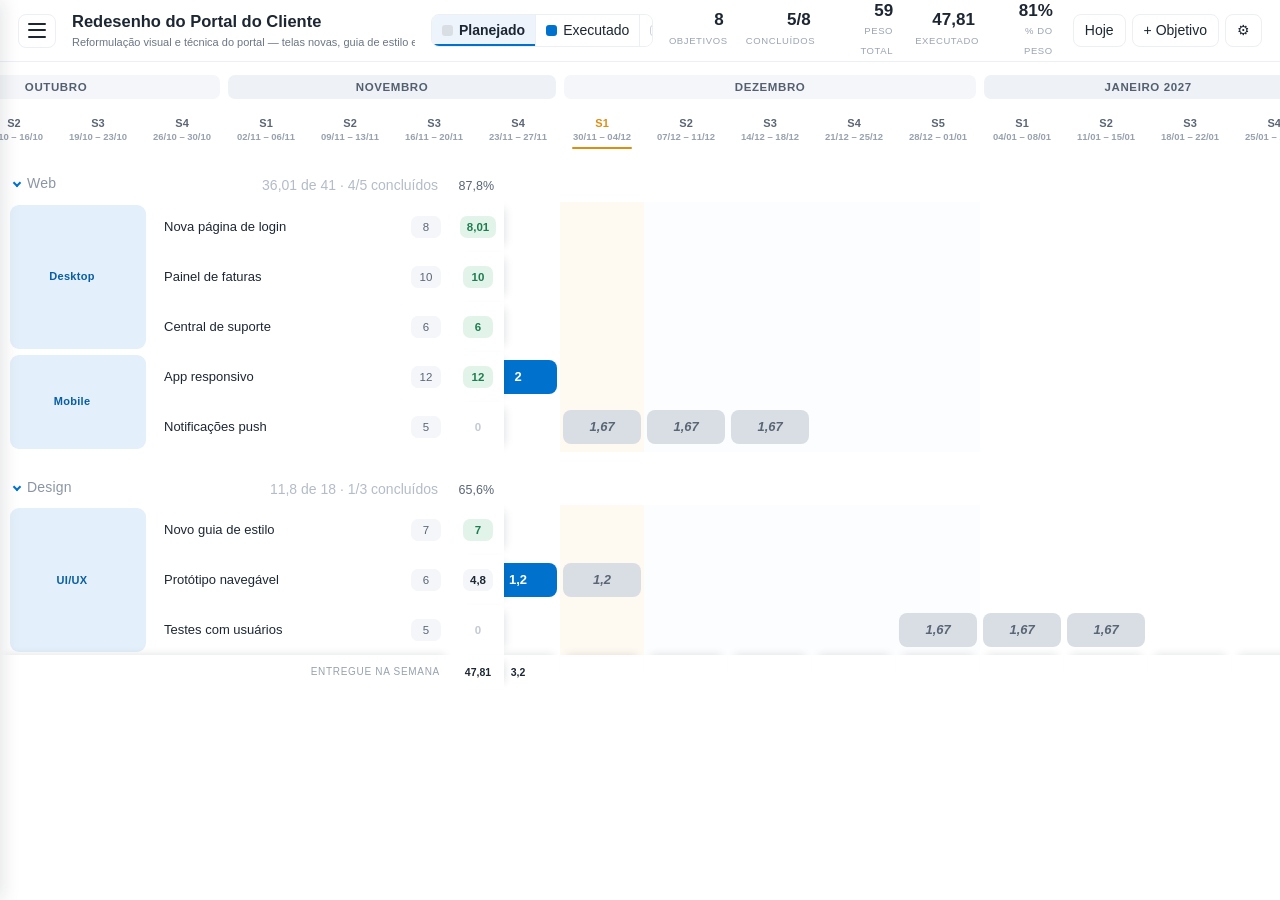
<file: demos/cronograma-projetos/index.html>
<!DOCTYPE html>
<html lang="pt-BR">
<head>
<meta charset="utf-8">
<meta name="viewport" content="width=device-width, initial-scale=1">
<meta name="robots" content="noindex, nofollow">
<title>Intelidata · Cronograma de Projetos (demo)</title>
<link rel="icon" href="brand/favicon.png">
<script src="mock-api.js"></script>
<style>
/* ===========================================================================
   CRONOGRAMA DE PROJETOS — 100% da tela é a grade.
   A cromia segue a identidade Intelidata (azul #0072ce, âmbar #de8d13, cinza
   #777). A cor do "executado" é POR PROJETO (campo `cor`), então a grade muda
   de cor conforme a página aberta na sidebar.
   =========================================================================== */
:root{
  --azul:#0072ce; --ambar:#de8d13; --cinza:#777;
  --exec:#0072ce;                    /* sobrescrito por projeto em runtime */
  --plan:#d9dee4;                    /* PLANEJADO (cinza) */
  --linha:#eceff3; --texto:#1d2733; --fraco:#6b7684; --fundo:#fff;
  --w:84px;                          /* largura da coluna de semana — ÚNICA (sem zoom, por decisão do time) */
  --h:50px;                          /* altura da linha (o bloco ocupa 34px; o resto é respiro) */
  --bloco:34px;                      /* altura do bloco planejado/executado */
}
*{box-sizing:border-box}
html,body{height:100%;margin:0}
body{
  font:14px/1.4 -apple-system,BlinkMacSystemFont,"Segoe UI",Roboto,Arial,sans-serif;
  color:var(--texto); background:var(--fundo);
  display:flex; flex-direction:column; overflow:hidden;
}
button{font:inherit;color:inherit}

/* ---------- Barra de topo ---------- */
.topo{
  display:flex; align-items:center; gap:16px; padding:0 18px; height:62px;
  background:#fff; border-bottom:1px solid var(--linha); flex:0 0 auto; z-index:40;
}
.hamburguer{
  width:38px;height:34px;border:1px solid var(--linha);border-radius:8px;background:#fff;
  cursor:pointer;display:grid;place-items:center;gap:3px;padding:8px 9px;flex:0 0 auto;
}
.hamburguer span{display:block;width:100%;height:2px;background:var(--texto);border-radius:2px}
.hamburguer:hover{background:#f0f4f9;border-color:#c9d3de}
.titulo{font-size:16.5px;font-weight:700;white-space:nowrap;overflow:hidden;text-overflow:ellipsis;max-width:30vw}
.titulo small{display:block;font-weight:400;font-size:11px;color:var(--fraco);margin-top:2px}
.kpis{display:flex;gap:22px;margin-left:auto;align-items:center;padding-right:4px}
.kpi{text-align:right;min-width:52px}
.kpi b{display:block;font-size:17px;line-height:1.1;font-weight:700}
.kpi span{font-size:9.5px;color:#9aa4b1;text-transform:uppercase;letter-spacing:.6px}
.acoes{display:flex;gap:6px;align-items:center}
.bt{
  border:1px solid var(--linha);background:#fff;border-radius:8px;padding:6px 11px;
  cursor:pointer;white-space:nowrap;
}
.bt:hover{background:#f0f4f9;border-color:#c9d3de}
.bt.primario{background:var(--azul);border-color:var(--azul);color:#fff}
.bt.primario:hover{filter:brightness(1.08)}
.bt.perigo{color:#c0392b}
.bt[disabled]{opacity:.45;cursor:not-allowed}

/* Pincel: define o que o clique/arrasto pinta. */
.pincel{display:flex;border:1px solid var(--linha);border-radius:8px;overflow:hidden;background:#fff}
.pincel button{border:0;background:#fff;padding:6px 10px;cursor:pointer;display:flex;align-items:center;gap:6px}
.pincel button+button{border-left:1px solid var(--linha)}
.pincel button[aria-pressed="true"]{background:#eef4fb;font-weight:600;box-shadow:inset 0 -2px 0 var(--azul)}
.bolinha{width:11px;height:11px;border-radius:3px;display:inline-block}

/* ---------- Sidebar (drawer) ---------- */
.velo{position:fixed;inset:0;background:rgba(16,25,38,.42);opacity:0;pointer-events:none;transition:opacity .18s;z-index:45}
body.menu .velo{opacity:1;pointer-events:auto}
.lateral{
  position:fixed;top:0;left:0;bottom:0;width:310px;background:#fff;z-index:50;
  border-right:1px solid var(--linha);transform:translateX(-100%);transition:transform .2s ease;
  display:flex;flex-direction:column;box-shadow:2px 0 18px rgba(16,25,38,.12);
}
body.menu .lateral{transform:none}
.lateral header{padding:14px;border-bottom:1px solid var(--linha);display:flex;align-items:center;gap:10px}
.lateral header img{height:24px}
.lateral header b{font-size:13px}
.lateral .lista{overflow:auto;flex:1;padding:8px}
.proj{
  display:block;width:100%;text-align:left;border:1px solid transparent;background:none;
  border-radius:9px;padding:9px 11px;cursor:pointer;margin-bottom:2px;
}
.proj:hover{background:#f2f5f9}
.proj[aria-current="true"]{background:#eef4fb;border-color:#cfe1f5}
.proj b{display:flex;align-items:center;gap:8px;font-size:13.5px}
.proj i{width:9px;height:9px;border-radius:50%;flex:0 0 auto}
.proj span{display:block;font-size:11px;color:var(--fraco);margin-top:2px;padding-left:17px}
.proj.inativo b{color:var(--fraco);text-decoration:line-through}
.lateral footer{padding:10px;border-top:1px solid var(--linha);display:flex;gap:6px}
.lateral footer .bt{flex:1;text-align:center}

/* ---------- Grade ----------
   ★ Princípio visual: NADA de grade fechada. Nenhuma borda entre células — a
   separação vem do branco. Cada semana é um BLOCO arredondado flutuando dentro
   da linha (26px de bloco numa linha de 40px = o respiro). É o que a planilha
   do time faz no Excel, e o que faz isto não parecer uma planilha. */
.rolagem{flex:1;overflow:auto;position:relative;background:#fff}
table.grade{border-collapse:separate;border-spacing:0;background:#fff;table-layout:fixed}
.grade th,.grade td{padding:0;border:0}
.grade thead th{position:sticky;background:#fff;z-index:20;font-weight:600;text-align:center}
.grade thead tr:nth-child(1) th{top:0;height:34px}
.grade thead tr:nth-child(2) th{top:34px;height:36px}
.mes{
  color:var(--texto);font-size:11.5px;letter-spacing:.6px;text-transform:uppercase;
  font-weight:700;vertical-align:middle;
}
/* O mês é um BOTÃO de filtro: clicar seleciona/desseleciona e os KPIs do topo
   passam a olhar só os objetivos com planejado/executado nos meses marcados. */
.mes span{
  display:block;margin:5px 4px;padding:4px 0;border-radius:7px;
  background:#f4f6f9;color:#54606f;font-weight:600;cursor:pointer;user-select:none;
  transition:background .12s,color .12s;
}
.mes.alt span{background:#eef1f6}
.mes span:hover{background:color-mix(in srgb,var(--exec) 16%,#fff);color:color-mix(in srgb,var(--exec) 78%,#1d2733)}
.mes.on span{background:var(--exec);color:#fff;box-shadow:0 1px 6px color-mix(in srgb,var(--exec) 38%,transparent)}
/* Semanas dos meses NÃO selecionados recuam (o filtro precisa ser visível). */
body.filtrando .sem.fora,body.filtrando td.cel.fora{opacity:.4}
/* Chip do filtro na barra de topo. */
#chipMeses{display:none;align-items:center;gap:8px;font-size:11.5px;color:var(--fraco);white-space:nowrap}
body.filtrando #chipMeses{display:flex}
#chipMeses b{color:var(--texto);font-weight:600}
#chipMeses button{
  border:0;background:#f4f6f9;cursor:pointer;font:600 11px/1 inherit;color:#5a6675;
  padding:5px 9px;border-radius:6px;
}
#chipMeses button:hover{background:#e7edf5;color:var(--azul)}
.sem{line-height:1.25;font-size:9.5px;color:#98a2ae;font-weight:500;padding-bottom:6px}
.sem b{display:block;font-size:11px;color:#5a6675;font-weight:600}
.sem.hoje b{color:var(--ambar)}
.sem.hoje::after{content:"";display:block;height:2px;margin:4px 12px -6px;border-radius:2px;background:var(--ambar)}

/* Colunas fixas à esquerda.
   As larguras vêm do <colgroup> montado em renderGrade (com table-layout:fixed,
   o colgroup é a única fonte confiável: a 1ª linha tem os meses mesclados e
   sozinha distribuiria as larguras errado). Os `left` abaixo são a soma
   acumulada dessas larguras — mexeu numa, mexa na outra. */
.fx{position:sticky;background:#fff;z-index:25}
thead .fx{z-index:30}
.c-grupo{left:0}
.c-obj  {left:150px}
.c-peso {left:400px;text-align:center}
/* Sombra suave no fim do bloco fixo — separa sem desenhar uma linha. */
.c-exec {left:452px;text-align:center;box-shadow:7px 0 9px -7px rgba(20,32,48,.16)}
thead .c-grupo,thead .c-obj,thead .c-peso,thead .c-exec{
  font-size:9.5px;text-transform:uppercase;letter-spacing:.7px;color:#98a2ae;
  vertical-align:bottom;padding-bottom:8px;
}
thead .mes{cursor:default}
thead .c-obj{text-align:left;padding-left:14px}

tbody tr{height:var(--h)}

/* GRUPO: bloco vertical tingido com a cor do projeto (o "Desktop" do Excel). */
/* O bloco é ABSOLUTO dentro do <td>: com rowspan, `height:100%` num filho não
   resolve (o td não tem altura declarada) e o bloco encolhia para o texto. O td
   é position:sticky, então já serve de referência para o absolute. */
.c-grupo{vertical-align:top}
.c-grupo .bloco{
  position:absolute;top:3px;bottom:3px;left:10px;right:4px;
  border-radius:9px;display:flex;justify-content:center;
  background:color-mix(in srgb,var(--exec) 11%,#fff);
}
/* padding-right maior reserva o lugar do botão ⊖ (absoluto no canto): sem ele,
   nome de grupo longo passava por baixo do botão.
   Centralização vertical: truque do sticky com margem automática — `.bloco`
   (flex, eixo cruzado vertical) é o CONTAINING BLOCK do sticky, então o rótulo
   fica preso entre `top` (abaixo do cabeçalho) e `bottom` (acima do rodapé),
   mas `margin:auto 0` o CENTRALIZA nesse intervalo em vez de colar no topo —
   e ainda assim nunca escapa da altura do próprio grupo (grupo curto = fica
   parado no centro dele; grupo mais alto que a tela = acompanha a rolagem). */
.c-grupo .rot{
  position:sticky;top:78px;bottom:34px;margin:auto 0;
  padding:9px 22px 9px 10px;text-align:center;font-size:11px;font-weight:700;
  letter-spacing:.3px;color:color-mix(in srgb,var(--exec) 72%,#1d2733);
}
.c-obj div{display:flex;align-items:center;gap:6px;padding:0 10px 0 14px;font-size:13px}
.c-obj .nm{flex:1;overflow:hidden;text-overflow:ellipsis;white-space:nowrap}
.c-obj .ed{opacity:0;border:0;background:none;cursor:pointer;font-size:12px;padding:2px 4px;
  color:var(--fraco);border-radius:5px}
tr:hover .c-obj .ed{opacity:1}
.c-obj .ed:hover{color:var(--azul);background:#f0f4f9}
tr:hover .c-obj{background:#fafbfd}

/* Peso / Executado: chips, não colunas de planilha. */
.num{
  display:inline-block;min-width:30px;padding:3px 7px;border-radius:7px;background:#f4f6f9;
  font-variant-numeric:tabular-nums;font-size:11.5px;color:#5a6675;
}
.c-exec .num{font-weight:700;color:var(--texto)}
.num.vazio{background:none;color:#c3cad3}
.num.ok{background:#e2f4e9;color:#1e7d50;font-weight:700}
.ok{color:#1e7d50}

/* Linha de SEÇÃO: um respiro maior + rótulo discreto. Sem faixa colorida. */
tr.secao{height:52px}
/* Sem `text-transform:uppercase` aqui de propósito: as seções são nomes de
   produto (LeIA, Uniplus Web) e o uppercase estragava a grafia ("LEIA"). */
tr.secao .tit{
  position:sticky;left:0;z-index:26;background:#fff;padding:22px 0 4px 6px;
  white-space:nowrap;vertical-align:bottom;
}
tr.secao .tit button{
  border:0;background:none;cursor:pointer;display:inline-flex;align-items:center;gap:7px;
  font:700 12px/1 inherit;letter-spacing:.2px;color:#8b96a4;padding:4px 8px;border-radius:7px;
}
tr.secao .tit button:hover{background:#f4f6f9;color:var(--texto)}
/* O nome cede espaço, não o %: o bloco fixo tem 504px e o progresso é ancorado
   à direita, então nome longo trunca (o completo fica no title).
   ★ 220 (nome) + 240 (progresso) + a folga de 10px do :right ficam bem abaixo
   dos 504px totais — sem essa distância combinada, "N objetivos" (só aparece
   com a seção colapsada) e o detalhe do progresso colavam um no outro. */
tr.secao .tit button{max-width:220px;overflow:hidden}
tr.secao .tit .nmS{overflow:hidden;text-overflow:ellipsis;white-space:nowrap;min-width:0}
tr.secao .tit .seta{
  display:inline-block;width:6px;height:6px;border-right:2px solid var(--exec);
  border-bottom:2px solid var(--exec);transform:rotate(45deg);margin-bottom:2px;transition:transform .15s;
}
tr.secao.fechada .tit .seta{transform:rotate(-45deg)}
tr.secao .tit .qtd{font-weight:500;color:#b3bcc7;flex-shrink:0;white-space:nowrap}
/* Progresso da SEÇÃO — o único % da grade (o do objetivo saiu por decisão do
   time: ali o que interessa é peso e executado). Vem do cálculo automático
   executado/peso de todos os objetivos da seção, ponderado pelo peso. */
/* Posição FIXA: ancorado no fim do bloco de colunas fixas (o td .tit é sticky,
   logo serve de referência ao absolute). Assim o % de toda seção cai sempre na
   mesma coluna — não dança conforme o tamanho do nome da seção. */
tr.secao .prog{
  position:absolute;right:10px;bottom:6px;display:flex;align-items:baseline;gap:10px;
  max-width:240px;
  font:600 11px/1 inherit;color:#8b96a4;font-variant-numeric:tabular-nums;
}
/* .p NÃO encolhe (flex:none): é o que fica na posição fixa. .det absorve todo
   o limite de 240px e trunca — sem isso, detalhe longo empurrava o bloco
   inteiro para a esquerda até colar no nome da seção. */
tr.secao .prog .p{min-width:46px;flex:none;text-align:right;font-size:12.5px;color:#5a6675}
tr.secao .prog .p.ok{color:#1e7d50}
tr.secao .prog .det{
  font-weight:500;color:#b3bcc7;flex:1 1 auto;min-width:0;
  overflow:hidden;text-overflow:ellipsis;white-space:nowrap;
}

/* Botões de ocultar (grupo, objetivo) — só aparecem no hover da linha. */
.oculta{
  opacity:0;border:0;background:none;cursor:pointer;color:var(--fraco);
  font-size:12px;line-height:1;padding:3px 5px;border-radius:6px;
}
tr:hover .oculta,.c-grupo:hover .oculta{opacity:1}
.oculta:hover{background:#f0f4f9;color:var(--azul)}
.c-grupo .bloco .oculta{position:absolute;top:4px;right:4px}

/* Linha-resumo do que está oculto (grupo escondido ou objetivos escondidos). */
tr.resumo{height:34px}
tr.resumo .msg{
  position:sticky;left:150px;z-index:26;background:#fff;font-size:11.5px;color:#a6b0bc;
  padding-left:14px;white-space:nowrap;
}
tr.resumo .msg button{
  border:0;background:#f4f6f9;cursor:pointer;font:600 11px/1 inherit;color:#5a6675;
  padding:5px 10px;border-radius:6px;margin-left:10px;
}
tr.resumo .msg button:hover{background:#e7edf5;color:var(--azul)}

/* Objetivo oculto, exibido no modo "ver ocultos". */
tr.esmaecido .c-obj,tr.esmaecido .c-peso,tr.esmaecido .c-exec{opacity:.45}
tr.esmaecido td.cel{opacity:.3}

/* Células: o bloco é um elemento interno absoluto — o <td> em si nunca pinta,
   então nada encosta em nada e a linha respira. */
td.cel{cursor:cell;position:relative;user-select:none}
td.cel.mespar{background:#fcfdfe}
td.cel.hoje{background:#fffaf1}
td.cel .b{
  position:absolute;left:3px;right:3px;top:calc((var(--h) - var(--bloco))/2);height:var(--bloco);
  border-radius:8px;display:flex;align-items:center;justify-content:center;
  font-size:13px;font-weight:700;font-variant-numeric:tabular-nums;color:#fff;
}
/* Planejado com valor = PREVISÃO (não entra na soma do executado); texto
   escuro (o fundo cinza-claro não lê bem em branco) e itálico p/ diferenciar
   do peso entregue. */
td.cel[data-e="planejado"] .b{background:var(--plan);color:#5a6675;font-style:italic}
td.cel[data-e="executado"] .b{background:var(--exec)}
/* Planejado que já passou e não foi executado: risco visível (o Excel não mostrava). */
td.cel.atrasado[data-e="planejado"] .b{
  background:repeating-linear-gradient(135deg,#e9d2d2 0 5px,#f5e3e3 5px 10px);
}
/* Alvo fantasma no hover: mostra onde o bloco vai cair, sem desenhar grade. */
td.cel:hover::after{
  content:"";position:absolute;left:3px;right:3px;top:calc((var(--h) - var(--bloco))/2);
  height:var(--bloco);border-radius:8px;box-shadow:inset 0 0 0 2px color-mix(in srgb,var(--exec) 45%,#fff);
}
td.cel input{
  position:absolute;left:3px;right:3px;top:calc((var(--h) - var(--bloco))/2);height:var(--bloco);
  width:auto;border:2px solid var(--exec);border-radius:8px;text-align:center;
  font:700 13px/1 inherit;background:#fff;color:var(--texto);padding:0;z-index:2;
}
/* Rodapé: peso entregue por semana. */
tfoot td{
  position:sticky;bottom:0;background:#fff;font-size:10.5px;text-align:center;
  font-variant-numeric:tabular-nums;color:#98a2ae;height:34px;
  box-shadow:0 -7px 9px -7px rgba(20,32,48,.14);
}
tfoot td.fx{z-index:28}
tfoot .rot{text-align:right;padding-right:12px;font-size:10px;text-transform:uppercase;letter-spacing:.7px}
tfoot td.tot{font-weight:700;color:var(--texto)}

/* ---------- Visão Geral (portfólio) ----------
   Mesma grade, outra pergunta: uma linha por PROJETO, marcada em toda semana
   que tenha planejado (ou executado) em QUALQUER objetivo dele. É só leitura —
   não se pinta aqui; edita-se no cronograma do projeto. */
body.portfolio .pincel,body.portfolio #btObjetivo,body.portfolio #btProjeto,
body.portfolio #btOcultos,body.portfolio #btTudo{display:none}
body.portfolio td.cel{cursor:default}
body.portfolio td.cel:hover::after{content:none}
/* Item fixo da sidebar: fica sempre no topo, separado dos projetos reais. */
.proj.fixo{background:#f7f9fc;border-color:#e3eaf2;margin-bottom:8px}
.proj.fixo[aria-current="true"]{background:#eef4fb;border-color:#cfe1f5}
.proj.fixo b i{background:linear-gradient(135deg,var(--azul) 0 50%,var(--ambar) 50% 100%)}
.sepSidebar{
  font-size:9.5px;text-transform:uppercase;letter-spacing:.7px;color:#a6b0bc;
  padding:6px 11px 4px;font-weight:700;
}
/* Nome do projeto na linha do portfólio: leva ao cronograma dele. */
.c-obj .abrir{
  flex:1;min-width:0;text-align:left;border:0;background:none;cursor:pointer;padding:0;
  font:600 13px/1.4 inherit;color:var(--texto);
  overflow:hidden;text-overflow:ellipsis;white-space:nowrap;
}
.c-obj .abrir:hover{color:var(--azul);text-decoration:underline}
/* Faixa do projeto: o intervalo real dele dentro da janela do portfólio. */
tr.linhaProj td.cel.foraJanela{background:#fbfcfd}

/* ---------- Estados / diálogos ---------- */
.aviso{padding:40px;text-align:center;color:var(--fraco)}
dialog{border:0;border-radius:14px;padding:0;box-shadow:0 24px 60px rgba(16,25,38,.3);width:min(460px,92vw)}
dialog::backdrop{background:rgba(16,25,38,.42)}
dialog h3{margin:0;padding:16px 18px;border-bottom:1px solid var(--linha);font-size:15px}
dialog .corpo{padding:16px 18px;display:grid;gap:12px}
dialog label{display:grid;gap:4px;font-size:12px;color:var(--fraco)}
dialog input,dialog textarea,dialog select{
  border:1px solid var(--linha);border-radius:8px;padding:8px 10px;font:inherit;color:var(--texto);width:100%;
}
dialog input[type=color]{padding:2px;height:36px}
dialog .duas{display:grid;grid-template-columns:1fr 1fr;gap:10px}
dialog footer{padding:12px 18px;border-top:1px solid var(--linha);display:flex;gap:8px;justify-content:flex-end}
dialog .erro{color:#c0392b;font-size:12px;min-height:16px}
.toast{
  position:fixed;left:50%;bottom:18px;transform:translateX(-50%) translateY(20px);
  background:#1d2733;color:#fff;padding:8px 16px;border-radius:20px;font-size:12.5px;
  opacity:0;transition:.2s;pointer-events:none;z-index:80;
}
.toast.on{opacity:1;transform:translateX(-50%)}
.legenda{display:flex;gap:12px;align-items:center;font-size:11px;color:var(--fraco)}
.legenda i{width:12px;height:12px;border-radius:3px;display:inline-block;vertical-align:-2px;margin-right:4px}
@media(max-width:1100px){.kpi:nth-child(n+4){display:none}.titulo{max-width:26vw}}
@media(max-width:820px){.legenda{display:none}.kpi:nth-child(n+3){display:none}}
</style>
</head>
<body>

<div class="velo" id="velo"></div>

<aside class="lateral" id="lateral" aria-label="Projetos">
  <header>
    <img src="brand/intelidata.png" alt="" onerror="this.style.display='none'">
    <b>Cronogramas</b>
    <button class="bt" style="margin-left:auto;padding:4px 9px" id="fecharMenu" title="Fechar">✕</button>
  </header>
  <div class="lista" id="listaProjetos"></div>
  <footer>
    <button class="bt primario" id="novoProjeto">+ Novo projeto</button>
    <button class="bt" id="irHub" title="Voltar ao hub">Hub</button>
  </footer>
</aside>

<div class="topo">
  <button class="hamburguer" id="abrirMenu" aria-label="Projetos"><span></span><span></span><span></span></button>
  <div class="titulo" id="tituloProjeto">Carregando…<small id="subProjeto"></small></div>

  <div class="pincel" role="group" aria-label="Pincel">
    <button data-pincel="planejado" aria-pressed="true"><i class="bolinha" style="background:var(--plan)"></i>Planejado</button>
    <button data-pincel="executado" aria-pressed="false"><i class="bolinha" style="background:var(--exec)"></i>Executado</button>
    <button data-pincel="limpar" aria-pressed="false"><i class="bolinha" style="background:#fff;border:1px solid #c9d3de"></i>Limpar</button>
  </div>

  <div id="chipMeses" title="Os KPIs estão limitados aos meses selecionados">
    <span><b id="chipMesesTxt"></b></span>
    <button type="button" id="limparMeses">Limpar</button>
  </div>

  <div class="kpis" id="kpis"></div>

  <div class="acoes">
    <button class="bt" id="btOcultos" hidden aria-pressed="false"></button>
    <button class="bt" id="btTudo" hidden title="Reexibir tudo neste projeto">Mostrar tudo</button>
    <button class="bt" id="btHoje" title="Ir para a semana atual">Hoje</button>
    <button class="bt" id="btObjetivo" title="Adicionar objetivo (linha)">+ Objetivo</button>
    <button class="bt" id="btProjeto" title="Editar projeto">⚙</button>
  </div>
</div>

<div class="rolagem" id="rolagem"><div class="aviso">Carregando cronogramas…</div></div>

<div class="toast" id="toast"></div>

<!-- Diálogo de projeto -->
<dialog id="dlgProjeto">
  <form method="dialog" id="formProjeto">
    <h3 id="dlgProjetoTit">Novo projeto</h3>
    <div class="corpo">
      <label>Nome do projeto<input name="nome" required maxlength="160" placeholder="Ex.: Redesenho do Portal do Cliente"></label>
      <label>Descrição<input name="descricao" maxlength="1000" placeholder="Uma linha sobre o projeto"></label>
      <div class="duas">
        <label>Início (semana)<input name="inicio" type="date" required></label>
        <label>Fim (semana)<input name="fim" type="date" required></label>
      </div>
      <div class="duas">
        <label>Cor do executado<input name="cor" type="color" value="#0072ce"></label>
        <label>Situação
          <select name="ativo"><option value="1">Ativo</option><option value="0">Arquivado</option></select>
        </label>
      </div>
      <div class="duas">
        <label>Owner<select name="owner" id="selOwner"></select></label>
        <label>Squad <small style="font-weight:400">(Ctrl/Cmd+clique p/ vários)</small>
          <select name="squad" id="selSquad" multiple size="4"></select>
        </label>
      </div>
      <p class="erro" id="erroProjeto"></p>
    </div>
    <footer>
      <button type="button" class="bt perigo" id="excluirProjeto" hidden>Excluir</button>
      <button type="button" class="bt" data-fechar>Cancelar</button>
      <button type="submit" class="bt primario">Salvar</button>
    </footer>
  </form>
</dialog>

<!-- Diálogo de objetivo -->
<dialog id="dlgObjetivo">
  <form method="dialog" id="formObjetivo">
    <h3 id="dlgObjetivoTit">Novo objetivo</h3>
    <div class="corpo">
      <div class="duas">
        <label>Seção <input name="secao" list="dlSecoes" maxlength="160" placeholder="Ex.: Web"></label>
        <label>Grupo <input name="grupo" list="dlGrupos" maxlength="160" placeholder="Ex.: Desktop"></label>
      </div>
      <datalist id="dlSecoes"></datalist><datalist id="dlGrupos"></datalist>
      <label>Objetivo<input name="nome" required maxlength="160" placeholder="Ex.: Painel de Faturas"></label>
      <div class="duas">
        <label>Peso planejado<input name="peso" type="number" step="0.05" min="0" placeholder="ex.: 9"></label>
        <label>Concluído
          <select name="concluido"><option value="0">Não</option><option value="1">Sim (✔ manual)</option></select>
        </label>
      </div>
      <label>Observação<input name="obs" maxlength="1000"></label>
      <p class="erro" id="erroObjetivo"></p>
    </div>
    <footer>
      <button type="button" class="bt perigo" id="excluirObjetivo" hidden>Excluir</button>
      <button type="button" class="bt" data-fechar>Cancelar</button>
      <button type="submit" class="bt primario">Salvar</button>
    </footer>
  </form>
</dialog>

<script>
'use strict';
/* ===========================================================================
   Estado + API
   =========================================================================== */
const API = '/api/cronograma';
const $ = (s, r = document) => r.querySelector(s);
const el = (t, c) => { const n = document.createElement(t); if (c) n.className = c; return n; };

// Equipe fictícia p/ Owner/Squad (demo).
const TEAM = ['Bruno', 'Camila Reis', 'Fernanda', 'Igor', 'Larissa', 'Thiago', 'Vinícius', 'Yasmin'];
const splitSquad = (s) => (s || '').split(/[·\n]/).map((x) => x.trim()).filter(Boolean);
const joinSquad = (arr) => arr.filter(Boolean).join(' · ');
for (const sel of [$('#selOwner'), $('#selSquad')]) {
  if (sel === $('#selOwner')) sel.append(new Option('— nenhum —', ''));
  for (const nome of TEAM) sel.append(new Option(nome, nome));
}

let projetos = [];
let atual = null;        // { projeto, objetivos, celulas }
let semanas = [];        // [{ iso, mes, ano, rotulo, ini, fim, hoje }]
let celulas = new Map(); // 'objetivoId|semana' -> { estado, valor }
let pincel = 'planejado';

/* Modo da tela: 'projeto' (a grade de sempre) ou 'portfolio' (a Visão Geral —
   uma linha por projeto, só leitura). O portfólio reaproveita
   TODA a maquinaria da grade: cada projeto entra como se fosse um "objetivo",
   com o id do próprio projeto — por isso filtro de meses, KPIs e rodapé
   funcionam sem tratamento especial. */
let modo = 'projeto';
const PORTFOLIO = 'portfolio';

/* Filtro de MESES: clicar no cabeçalho do mês marca/desmarca. Vazio = ano todo.
   Não é preferência persistida (nem localStorage, nem D1): é uma lente de
   leitura do momento — abrir outro projeto começa sempre sem filtro. */
let mesesSel = new Set();   // chaves 'ano-mes'
let semanasSel = new Set(); // ISOs das semanas cobertas por mesesSel (derivado)

/* Vista = o que está colapsado/oculto. É PREFERÊNCIA DE LEITURA, não dado do
   cronograma: mora no localStorage por projeto e não vai para o D1 — cada
   pessoa esconde o que já não acompanha sem mexer no que a outra vê. */
let vista = { secoes: new Set(), grupos: new Set(), objetivos: new Set(), verOcultos: false };
const SEP = '␟';   // separa seção de grupo na chave (grupos homônimos em seções diferentes)
let arrastando = null;   // estado sendo pintado no arrasto atual
const fila = new Map();  // gravações pendentes (debounce)
let temporizador = null;

async function api(rota, opcoes = {}) {
  const r = await fetch(API + rota, {
    credentials: 'same-origin',
    headers: { 'Content-Type': 'application/json' },
    ...opcoes,
  });
  let dados = {};
  try { dados = await r.json(); } catch { /* resposta sem corpo */ }
  if (!r.ok || dados.ok === false) throw new Error(dados.error || `Erro ${r.status}`);
  return dados;
}

function toast(msg, ms = 2200) {
  const t = $('#toast'); t.textContent = msg; t.classList.add('on');
  clearTimeout(toast._t); toast._t = setTimeout(() => t.classList.remove('on'), ms);
}

/* ===========================================================================
   Semanas — derivadas da janela do projeto. Nunca falta um mês (a planilha
   original pulava Novembro/2025 sem ninguém perceber).
   =========================================================================== */
const MESES = ['Janeiro','Fevereiro','Março','Abril','Maio','Junho','Julho','Agosto','Setembro','Outubro','Novembro','Dezembro'];
const dd = (d) => String(d.getUTCDate()).padStart(2, '0') + '/' + String(d.getUTCMonth() + 1).padStart(2, '0');

function segunda(iso) {
  const d = new Date(iso + 'T00:00:00Z');
  const dow = d.getUTCDay();
  d.setUTCDate(d.getUTCDate() - (dow === 0 ? 6 : dow - 1));
  return d;
}
function isoHoje() { return new Date().toISOString().slice(0, 10); }

/**
 * A semana pertence ao mês da sua QUARTA-FEIRA (regra da maioria dos dias úteis).
 * É o que a planilha fazia na mão: 28/07–01/08 ficou em Julho; 29/09–03/10, em Outubro.
 */
function gerarSemanas(inicio, fim) {
  const out = [];
  const ini = segunda(inicio), f = segunda(fim);
  const semanaHoje = segunda(isoHoje()).toISOString().slice(0, 10);
  for (let d = new Date(ini); d <= f; d.setUTCDate(d.getUTCDate() + 7)) {
    const seg = new Date(d);
    const sex = new Date(d); sex.setUTCDate(sex.getUTCDate() + 4);
    const qua = new Date(d); qua.setUTCDate(qua.getUTCDate() + 2);
    const iso = seg.toISOString().slice(0, 10);
    out.push({
      iso, mes: qua.getUTCMonth(), ano: qua.getUTCFullYear(),
      faixa: dd(seg) + ' – ' + dd(sex),
      hoje: iso === semanaHoje, passada: iso < semanaHoje,
    });
  }
  // numera "Semana N" dentro de cada mês, como na planilha
  let ref = null, n = 0;
  for (const s of out) {
    const chave = s.ano + '-' + s.mes;
    if (chave !== ref) { ref = chave; n = 0; }
    s.n = ++n;
  }
  return out;
}

/* ===========================================================================
   Sidebar
   =========================================================================== */
function abrirMenu(v) { document.body.classList.toggle('menu', v !== false); }

function renderSidebar() {
  const lista = $('#listaProjetos'); lista.innerHTML = '';

  // A Visão Geral é FIXA: não vem do banco, não pode ser editada nem
  // excluída, e está sempre no topo da lista.
  const vp = el('button', 'proj fixo');
  vp.type = 'button';
  vp.setAttribute('aria-current', String(modo === PORTFOLIO));
  const vt = el('b'); vt.append(el('i'), document.createTextNode('Visão Geral'));
  const vs = el('span');
  vs.textContent = 'Todos os projetos em uma linha do tempo só';
  vp.append(vt, vs);
  vp.onclick = () => { abrirPortfolio(); abrirMenu(false); };
  lista.append(vp);

  if (projetos.length) { const t = el('div', 'sepSidebar'); t.textContent = 'Cronogramas'; lista.append(t); }

  if (!projetos.length) {
    const p = el('p'); p.className = 'aviso'; p.style.padding = '20px';
    p.textContent = 'Nenhum cronograma ainda. Crie o primeiro.'; lista.append(p); return;
  }
  for (const p of projetos) {
    const b = el('button', 'proj' + (p.ativo ? '' : ' inativo'));
    b.type = 'button';
    b.setAttribute('aria-current', atual && atual.projeto.id === p.id ? 'true' : 'false');
    const t = el('b'); const i = el('i'); i.style.background = p.cor || '#0072ce';
    t.append(i, document.createTextNode(p.nome));
    const s = el('span');
    const time = [p.owner, ...splitSquad(p.squad).filter((n) => n !== p.owner)].filter(Boolean);
    s.textContent = `${p.objetivos || 0} objetivo${p.objetivos === 1 ? '' : 's'} · ${p.inicio.slice(0, 7)} → ${p.fim.slice(0, 7)}`
      + (time.length ? ` · ${time.join(', ')}` : '');
    b.append(t, s);
    b.onclick = () => { abrirProjeto(p.id); abrirMenu(false); };
    lista.append(b);
  }
}

/* ===========================================================================
   Carregamento
   =========================================================================== */
async function carregarProjetos(selecionar) {
  const d = await api('/projetos');
  projetos = d.projetos || [];
  renderSidebar();
  if (selecionar === PORTFOLIO) { await abrirPortfolio(); return; }
  const alvo = selecionar
    || (atual && modo === 'projeto' && projetos.some((p) => p.id === atual.projeto.id) && atual.projeto.id)
    || (projetos[0] && projetos[0].id);
  if (alvo) await abrirProjeto(alvo);
  else {
    // Sem nenhum cronograma não há o que agregar — o portfólio ficaria vazio.
    $('#rolagem').innerHTML = '<div class="aviso">Nenhum cronograma ainda.<br><br>Abra o menu ☰ e crie o primeiro projeto.</div>';
    $('#tituloProjeto').firstChild.textContent = 'Cronograma de Projetos';
    abrirMenu(true);
  }
}

async function abrirProjeto(id) {
  await flush();
  const d = await api('/projetos/' + id);
  modo = 'projeto';
  document.body.classList.remove('portfolio');
  atual = d;
  celulas = new Map();
  for (const c of d.celulas) celulas.set(c.objetivo_id + '|' + c.semana, { estado: c.estado, valor: c.valor });
  semanas = gerarSemanas(d.projeto.inicio, d.projeto.fim);
  mesesSel.clear(); sincronizarFiltroMeses();
  carregarVista();
  document.documentElement.style.setProperty('--exec', d.projeto.cor || '#0072ce');
  try { localStorage.setItem('crono:ultimo', String(id)); } catch { /* modo privado */ }
  renderSidebar();
  renderTudo();
  requestAnimationFrame(() => irParaHoje(false));
}

/**
 * VISÃO GERAL — o "projeto" fixo do portfólio.
 *
 * É DERIVADA, não cadastrada: o backend (`GET /portfolio`) agrega as células de
 * todos os projetos ativos que a pessoa pode ver e devolve, por projeto, as
 * semanas com alguma marcação. Pintar qualquer cronograma já muda esta tela na
 * próxima abertura — não há nada para manter em dia na mão.
 *
 * Cada projeto vira um pseudo-objetivo com o ID DO PRÓPRIO PROJETO, então o
 * resto da tela (filtro de meses, KPIs, rodapé, "Hoje") funciona sem saber que
 * está num modo diferente.
 */
async function abrirPortfolio() {
  await flush();
  const d = await api('/portfolio');
  modo = PORTFOLIO;
  document.body.classList.add('portfolio');
  vista = { secoes: new Set(), grupos: new Set(), objetivos: new Set(), verOcultos: false };

  const linhas = d.linhas || [];
  atual = {
    projeto: {
      id: PORTFOLIO, nome: 'Visão Geral', cor: '#0072ce',
      inicio: d.inicio, fim: d.fim,
      descricao: `${linhas.length} projeto${linhas.length === 1 ? '' : 's'} ativo${linhas.length === 1 ? '' : 's'}`
        + (d.inicio ? ` · ${d.inicio} → ${d.fim}` : ''),
    },
    objetivos: linhas.map((l) => ({
      id: l.id, nome: l.nome, secao: null, grupo: null, obs: l.descricao,
      peso: l.peso, executado: l.executado, pct: l.pct, concluido: 0,
      cor: l.cor || '#0072ce', owner: l.owner, squad: l.squad,
      inicio: l.inicio, fim: l.fim, qtdObjetivos: l.objetivos,
    })),
    celulas: [],
  };

  celulas = new Map();
  for (const l of linhas) {
    for (const s of l.semanas || []) celulas.set(l.id + '|' + s.semana, { estado: s.estado, valor: s.valor });
  }

  semanas = d.inicio ? gerarSemanas(d.inicio, d.fim) : [];
  mesesSel.clear(); sincronizarFiltroMeses();
  document.documentElement.style.setProperty('--exec', '#0072ce');
  try { localStorage.setItem('crono:ultimo', PORTFOLIO); } catch { /* modo privado */ }
  renderSidebar();

  if (!linhas.length) {
    renderCabecalho();
    $('#kpis').innerHTML = '';
    $('#rolagem').innerHTML = '<div class="aviso">Nenhum projeto ativo para comparar.</div>';
    return;
  }
  renderTudo();
  requestAnimationFrame(() => irParaHoje(false));
}

/* ===========================================================================
   Render da grade
   =========================================================================== */
/** Larguras das 4 colunas fixas (Grupo, Objetivo, Peso, Exec.), em px.
    Precisam bater com os `left` de .c-* no CSS, que são a soma acumulada.
    (A coluna % por objetivo foi removida: o único % é o da SEÇÃO.) */
const LARGURAS = [150, 250, 52, 52];
const FIXAS = LARGURAS.length;

/* --- vista (colapsar/ocultar): persistência por projeto --- */
const chaveVista = () => 'crono:vista:' + atual.projeto.id;

function carregarVista() {
  let j = {};
  try { j = JSON.parse(localStorage.getItem(chaveVista()) || '{}'); } catch { /* modo privado */ }
  vista = {
    secoes: new Set(j.secoes || []),
    grupos: new Set(j.grupos || []),
    objetivos: new Set(j.objetivos || []),
    verOcultos: false,               // sempre começa mostrando a vista limpa
  };
}

function salvarVista() {
  try {
    localStorage.setItem(chaveVista(), JSON.stringify({
      secoes: [...vista.secoes], grupos: [...vista.grupos], objetivos: [...vista.objetivos],
    }));
  } catch { /* modo privado */ }
}

/** Alterna um item num Set da vista, salva e redesenha. */
function alternarVista(conjunto, chave) {
  const s = vista[conjunto];
  if (s.has(chave)) s.delete(chave); else s.add(chave);
  salvarVista(); renderGrade(); renderOcultos();
}

/**
 * Agrupa os objetivos em Seção → Grupo.
 *
 * ★ O grupo é identificado pelo NOME, não por contiguidade (mudou em
 * 2026-08-17). Antes, um grupo era um bloco contíguo: se "Grupo 1" reaparecesse
 * depois de "Grupo 2", virava um SEGUNDO bloco "Grupo 1" na tela. Isso foi
 * relatado como bug — quem cria um objetivo e escolhe um grupo existente espera
 * cair NELE, não ganhar um homônimo. Cada (seção, grupo) agora aparece uma vez
 * só, na posição da PRIMEIRA aparição, e isso também conserta os projetos que
 * já ficaram partidos, sem precisar mexer no banco. A causa raiz da fragmentação
 * foi corrigida na inserção (ver createObjetivo em src/cronograma/projetos.js).
 */
function estrutura() {
  const secoes = []; const porSecao = new Map();
  for (const o of atual.objetivos) {
    const sn = o.secao || '', gn = o.grupo || '';
    let s = porSecao.get(sn);
    if (!s) { s = { nome: sn, grupos: [], total: 0, porGrupo: new Map() }; porSecao.set(sn, s); secoes.push(s); }
    let g = s.porGrupo.get(gn);
    if (!g) { g = { nome: gn, chave: sn + SEP + gn, objetivos: [] }; s.porGrupo.set(gn, g); s.grupos.push(g); }
    g.objetivos.push(o); s.total++;
  }
  return secoes;
}

/* ===========================================================================
   Filtro de meses (clique no cabeçalho do mês)
   =========================================================================== */
const chaveMes = (s) => s.ano + '-' + s.mes;

/** Recalcula as semanas cobertas pelo filtro e o chip do topo. */
function sincronizarFiltroMeses() {
  semanasSel = new Set();
  for (const s of semanas) if (mesesSel.has(chaveMes(s))) semanasSel.add(s.iso);
  document.body.classList.toggle('filtrando', mesesSel.size > 0);
  if (mesesSel.size) {
    // Nomeia na ordem da grade, não na de clique — é como a pessoa lê o topo.
    const nomes = [];
    for (const s of semanas) {
      const k = chaveMes(s);
      if (mesesSel.has(k) && !nomes.some((n) => n.k === k)) nomes.push({ k, nome: MESES[s.mes].slice(0, 3) + '/' + String(s.ano).slice(2) });
    }
    $('#chipMesesTxt').textContent = nomes.length > 3
      ? `${nomes.length} meses` : nomes.map((n) => n.nome).join(', ');
    $('#chipMeses').title = 'KPIs limitados a: ' + nomes.map((n) => n.nome).join(', ');
  }
}

/** Sem filtro = todos. Com filtro = quem tem planejado/executado nesses meses. */
function objetivosNoFiltro(lista) {
  if (!mesesSel.size) return lista;
  const comCelula = new Set();
  for (const [k] of celulas) {
    const [id, sem] = k.split('|');
    if (semanasSel.has(sem)) comCelula.add(Number(id));
  }
  return lista.filter((o) => comCelula.has(o.id));
}

/** Executado de um objetivo, restrito (ou não) às semanas do filtro. */
function execObjetivo(id, restringir) {
  let s = 0;
  for (const [k, c] of celulas) {
    if (c.estado !== 'executado') continue;
    const [oid, sem] = k.split('|');
    if (Number(oid) !== id) continue;
    if (restringir && !semanasSel.has(sem)) continue;
    s += Number(c.valor) || 0;
  }
  return Math.round(s * 100) / 100;
}

function alternarMes(chave) {
  if (mesesSel.has(chave)) mesesSel.delete(chave); else mesesSel.add(chave);
  sincronizarFiltroMeses();
  renderGrade();   // repinta seleção, esmaecimento e o % das seções
  renderKpis();
}

function renderTudo() { renderCabecalho(); renderGrade(); renderKpis(); renderOcultos(); }

function renderCabecalho() {
  const p = atual.projeto;
  const t = $('#tituloProjeto');
  t.firstChild.textContent = p.nome;
  $('#subProjeto').textContent = p.descricao || `${p.inicio} → ${p.fim}`;
}

function renderGrade() {
  const alvo = $('#rolagem');
  const tabela = el('table', 'grade');

  /* --- colgroup: manda nas larguras (ver comentário em .fx no CSS) ---
     ★ `table-layout:fixed` só entra em vigor se a TABELA tiver largura
     explícita; com width:auto o navegador volta ao layout automático e ignora
     o colgroup (as colunas fixas saíam com largura errada e as `left` sticky
     desalinhavam por cima umas das outras). */
  tabela.style.width = `calc(${LARGURAS.reduce((a, b) => a + b, 0)}px + ${semanas.length} * var(--w))`;
  const cg = el('colgroup');
  for (const w of LARGURAS) { const c = el('col'); c.style.width = w + 'px'; cg.append(c); }
  for (const _ of semanas) { const c = el('col'); c.style.width = 'var(--w)'; cg.append(c); }
  tabela.append(cg);

  /* --- cabeçalho: meses + semanas --- */
  const thead = el('thead');
  const trM = el('tr'), trS = el('tr');
  // As 4 colunas fixas são as mesmas nos dois modos (as larguras/`left` do CSS
  // dependem disso) — só mudam os rótulos.
  const rotulos = modo === PORTFOLIO
    ? [['Owner', 'c-grupo'], ['Projeto', 'c-obj'], ['Peso', 'c-peso'], ['Exec.', 'c-exec']]
    : [['Grupo', 'c-grupo'], ['Objetivo', 'c-obj'], ['Peso', 'c-peso'], ['Exec.', 'c-exec']];
  for (const r of rotulos) {
    const a = el('th', 'fx ' + r[1]); a.rowSpan = 2; a.textContent = r[0];
    trM.append(a);
  }
  let bloco = null, alt = false;
  for (const s of semanas) {
    const chave = chaveMes(s);
    const marcado = mesesSel.has(chave);
    if (!bloco || bloco.chave !== chave) {
      alt = !alt;
      const th = el('th', 'mes' + (alt ? '' : ' alt') + (marcado ? ' on' : ''));
      const sp = el('span');
      sp.textContent = MESES[s.mes] + (s.mes === 0 || !bloco ? ' ' + s.ano : '');
      sp.title = marcado ? 'Clique para remover este mês do filtro' : 'Clique para filtrar os KPIs por este mês';
      sp.onclick = () => alternarMes(chave);
      th.append(sp); th.colSpan = 1; trM.append(th);
      bloco = { chave, th };
    } else bloco.th.colSpan++;
    s.par = alt;                       // usado para tingir levemente meses alternados
    const th = el('th', 'sem' + (s.hoje ? ' hoje' : '') + (mesesSel.size && !marcado ? ' fora' : ''));
    th.dataset.semana = s.iso;
    th.innerHTML = `<b>S${s.n}</b>${s.faixa}`;
    th.title = `Semana ${s.n} · ${s.faixa}`;
    trS.append(th);
  }
  thead.append(trM, trS);

  /* --- corpo --- */
  const tbody = el('tbody');
  // Portfólio: uma linha por projeto, sem seção/grupo de propósito — a pergunta
  // aqui é só "quais projetos estão em andamento nesta semana".
  if (modo === PORTFOLIO) for (const o of atual.objetivos) tbody.append(linhaProjeto(o));

  for (const sec of (modo === PORTFOLIO ? [] : estrutura())) {
    const fechada = !!sec.nome && vista.secoes.has(sec.nome);
    if (sec.nome) tbody.append(linhaSecao(sec, fechada));
    if (fechada) continue;

    for (const g of sec.grupos) {
      const grupoOculto = vista.grupos.has(g.chave);

      // Grupo escondido: vira UMA linha-resumo com o botão de trazer de volta.
      if (grupoOculto && !vista.verOcultos) {
        tbody.append(linhaResumo(g, g.objetivos.length, 'grupo'));
        continue;
      }

      const visiveis = g.objetivos.filter((o) => vista.verOcultos || !vista.objetivos.has(o.id));
      let celGrupo = null;
      for (const o of visiveis) {
        const apagado = grupoOculto || vista.objetivos.has(o.id);
        const tr = linhaObjetivo(o, apagado);
        if (!celGrupo) { celGrupo = celulaGrupo(g, grupoOculto); tr.prepend(celGrupo); }
        else celGrupo.rowSpan++;
        tbody.append(tr);
      }

      // Objetivos escondidos dentro de um grupo que continua à vista.
      const nOcultos = g.objetivos.filter((o) => vista.objetivos.has(o.id)).length;
      if (nOcultos && !vista.verOcultos) tbody.append(linhaResumo(g, nOcultos, 'objetivos'));
    }
  }

  /* --- rodapé: peso executado por semana --- */
  const tfoot = el('tfoot');
  const trF = el('tr');
  const rot = el('td', 'fx rot'); rot.colSpan = 3; rot.style.left = '0';
  rot.textContent = 'Entregue na semana';
  const total = el('td', 'fx c-exec tot'); total.dataset.geral = '1';
  trF.append(rot, total);
  for (const s of semanas) {
    const td = el('td'); td.dataset.somaSemana = s.iso; trF.append(td);
  }
  tfoot.append(trF);

  tabela.append(thead, tbody, tfoot);
  alvo.innerHTML = ''; alvo.append(tabela);
  atualizarRodape();
  ligarPintura(tabela);
}

/* --- as três linhas possíveis do corpo da grade --- */

/** Cabeçalho de seção, com a seta que colapsa tudo que está abaixo dela + o
    progresso agregado da seção (o ÚNICO % da grade). */
function linhaSecao(sec, fechada) {
  const tr = el('tr', 'secao' + (fechada ? ' fechada' : ''));
  const td = el('td', 'tit'); td.colSpan = FIXAS;
  const b = el('button'); b.type = 'button';
  b.title = (fechada ? 'Expandir' : 'Colapsar') + ' seção: ' + sec.nome;
  const nm = el('span', 'nmS'); nm.textContent = sec.nome;
  b.append(el('i', 'seta'), nm);
  if (fechada) { const q = el('span', 'qtd'); q.textContent = `${sec.total} objetivos`; b.append(q); }
  b.onclick = () => alternarVista('secoes', sec.nome);
  td.append(b);
  const prog = el('span', 'prog');
  prog.dataset.progSecao = sec.nome;
  prog.innerHTML = htmlProgressoSecao(sec);
  td.append(prog);
  const resto = el('td'); resto.colSpan = semanas.length;
  tr.append(td, resto);
  return tr;
}

/** Célula do grupo (bloco vertical tingido) + botão de ocultar/mostrar o grupo. */
function celulaGrupo(g, oculto) {
  const td = el('td', 'fx c-grupo');
  const bloco = el('div', 'bloco');
  if (g.nome) { const r = el('div', 'rot'); r.textContent = g.nome; bloco.append(r); }
  else bloco.style.background = 'none';
  if (g.nome) {
    const b = el('button', 'oculta'); b.type = 'button';
    b.textContent = oculto ? '⊕' : '⊖';
    b.title = oculto ? 'Mostrar este grupo' : 'Ocultar este grupo';
    b.onclick = (e) => { e.stopPropagation(); alternarVista('grupos', g.chave); };
    bloco.append(b);
  }
  td.append(bloco);
  td.rowSpan = 1;
  return td;
}

/** Linha-resumo do que está escondido, com o botão de trazer de volta. */
function linhaResumo(g, n, tipo) {
  const tr = el('tr', 'resumo');
  tr.append(el('td', 'fx c-grupo'));            // mantém o alinhamento da 1ª coluna
  const td = el('td', 'fx msg'); td.colSpan = FIXAS - 1;
  const alvo = tipo === 'grupo' ? (g.nome || 'grupo') : 'objetivo';
  td.append(document.createTextNode(
    tipo === 'grupo' ? `${g.nome || 'Sem grupo'} — ${n} ${n === 1 ? 'objetivo oculto' : 'objetivos ocultos'}`
                     : `${n} ${n === 1 ? 'objetivo oculto' : 'objetivos ocultos'}`));
  const b = el('button'); b.type = 'button'; b.textContent = 'Mostrar';
  b.title = `Trazer de volta ${alvo}`;
  b.onclick = () => {
    if (tipo === 'grupo') vista.grupos.delete(g.chave);
    else for (const o of g.objetivos) vista.objetivos.delete(o.id);
    salvarVista(); renderGrade(); renderOcultos();
  };
  td.append(b);
  const resto = el('td'); resto.colSpan = semanas.length;
  tr.append(td, resto);
  return tr;
}

/** A linha do objetivo: rótulo, peso, executado, % e as células da semana. */
function linhaObjetivo(o, apagado) {
  const tr = el('tr', apagado ? 'esmaecido' : '');
  tr.dataset.obj = o.id;

  const tdO = el('td', 'fx c-obj');
  const dO = el('div');
  const nm = el('span', 'nm'); nm.textContent = o.nome;
  // O título CORTADO precisa aparecer inteiro no hover — antes o title só
  // trazia a observação e sumia com o nome quando havia as duas coisas.
  nm.title = o.obs ? `${o.nome}\n\n${o.obs}` : o.nome;
  const ed = el('button', 'ed'); ed.type = 'button'; ed.textContent = '✎'; ed.title = 'Editar objetivo';
  ed.onclick = (e) => { e.stopPropagation(); dialogoObjetivo(o); };
  const oc = el('button', 'oculta'); oc.type = 'button';
  const escondido = vista.objetivos.has(o.id);
  oc.textContent = escondido ? '⊕' : '⊖';
  oc.title = escondido ? 'Mostrar este objetivo' : 'Ocultar este objetivo';
  oc.onclick = (e) => { e.stopPropagation(); alternarVista('objetivos', o.id); };
  dO.append(nm, ed, oc); tdO.append(dO);

  const tdP = el('td', 'fx c-peso');
  tdP.innerHTML = o.peso === null
    ? '<span class="num vazio">–</span>'
    : `<span class="num">${fmt(o.peso)}</span>`;

  const tdE = el('td', 'fx c-exec');
  tdE.innerHTML = `<span class="num" data-exec="${o.id}">${fmt(o.executado) || '0'}</span>`;
  marcarExec(tdE.firstChild, o);

  tr.append(tdO, tdP, tdE);
  celulasDaLinha(tr, o);
  return tr;
}

/** As células de semana de uma linha (iguais nos dois modos da tela). */
function celulasDaLinha(tr, o) {
  for (const s of semanas) {
    const fora = mesesSel.size && !mesesSel.has(chaveMes(s));
    const td = el('td', 'cel' + (s.hoje ? ' hoje' : s.par ? ' mespar' : '') + (fora ? ' fora' : ''));
    td.dataset.obj = o.id; td.dataset.semana = s.iso;
    if (s.passada && !o.concluido) td.classList.add('atrasado');
    // No portfólio, a janela de cada projeto é menor que a da grade inteira:
    // marcar o que está fora dela evita ler "vazio" como "nada planejado".
    if (o.inicio && (s.iso < o.inicio || s.iso > o.fim)) td.classList.add('foraJanela');
    pintar(td);
    tr.append(td);
  }
}

/**
 * Linha do PORTFÓLIO: um projeto inteiro. Só leitura — o nome leva ao
 * cronograma dele, que é onde se edita. Cada linha carrega a própria cor no
 * `--exec`, então o bloco do executado sai na cor do projeto (é assim que se
 * distingue um projeto do outro na mesma tela).
 */
function linhaProjeto(o) {
  const tr = el('tr', 'linhaProj');
  tr.dataset.obj = o.id;
  tr.style.setProperty('--exec', o.cor || '#0072ce');

  const tdG = el('td', 'fx c-grupo');
  const bloco = el('div', 'bloco');
  const time = [o.owner, ...splitSquad(o.squad).filter((n) => n !== o.owner)].filter(Boolean);
  if (time.length) {
    const r = el('div', 'rot');
    r.textContent = o.owner || time[0];
    r.title = time.join(' · ');
    bloco.append(r);
  }
  tdG.append(bloco);

  const tdO = el('td', 'fx c-obj');
  const dO = el('div');
  const bt = el('button', 'abrir'); bt.type = 'button';
  bt.textContent = o.nome;
  bt.title = `Abrir o cronograma de ${o.nome} (${o.qtdObjetivos} objetivo${o.qtdObjetivos === 1 ? '' : 's'} · ${o.inicio} → ${o.fim})`;
  bt.onclick = () => abrirProjeto(o.id);
  dO.append(bt); tdO.append(dO);

  const tdP = el('td', 'fx c-peso');
  tdP.innerHTML = o.peso === null ? '<span class="num vazio">–</span>' : `<span class="num">${fmt(o.peso)}</span>`;

  const tdE = el('td', 'fx c-exec');
  tdE.innerHTML = `<span class="num" data-exec="${o.id}">${fmt(o.executado) || '0'}</span>`;
  marcarExec(tdE.firstChild, o);

  tr.append(tdG, tdO, tdP, tdE);
  celulasDaLinha(tr, o);
  return tr;
}

/** Chip do topo: quantos objetivos/grupos estão escondidos e como voltar. */
function renderOcultos() {
  const n = vista.objetivos.size + vista.grupos.size + vista.secoes.size;
  const bt = $('#btOcultos'), tudo = $('#btTudo');
  bt.hidden = !n;
  tudo.hidden = !n;
  bt.textContent = vista.verOcultos ? '↩ Voltar' : `⊖ ${n} escondido${n === 1 ? '' : 's'}`;
  bt.title = vista.verOcultos ? 'Voltar à vista enxuta' : 'Espiar o que está escondido';
  bt.setAttribute('aria-pressed', String(vista.verOcultos));
}

const fmt = (n) => (n === null || n === undefined || n === '' ? '' : (Math.round(n * 100) / 100).toString().replace('.', ','));

/**
 * Progresso da SEÇÃO — cálculo AUTOMÁTICO, nunca digitado: soma o peso planejado
 * e o executado de todos os objetivos da seção, então o % já sai ponderado pelo
 * peso (um objetivo de peso 9 pesa 9x mais que um de peso 1 no total).
 * Respeita o filtro de meses: com meses marcados, só entram os objetivos que
 * têm planejado/executado ali.
 */
function progressoSecao(sec) {
  const todos = sec.grupos.flatMap((g) => g.objetivos);
  const lista = objetivosNoFiltro(todos);
  let peso = 0, exec = 0, conc = 0;
  for (const o of lista) {
    if (o.peso !== null) peso += o.peso;
    exec += o.executado || 0;
    if (o.concluido || (o.peso && o.executado >= o.peso)) conc++;
  }
  peso = Math.round(peso * 100) / 100; exec = Math.round(exec * 100) / 100;
  return { peso, exec, conc, total: lista.length, pct: peso ? Math.round((exec / peso) * 1000) / 10 : null };
}

function htmlProgressoSecao(sec) {
  const t = progressoSecao(sec);
  if (!t.total) return '<span class="det">nenhum objetivo nos meses selecionados</span>';
  if (t.pct === null) return `<span class="det" title="${t.conc}/${t.total} concluídos · sem peso planejado">${t.conc}/${t.total} concluídos · sem peso planejado</span>`;
  const done = t.pct >= 100;
  // Detalhe à esquerda, % à DIREITA: o % é o que precisa ficar sempre no mesmo
  // lugar, então é ele que encosta na âncora fixa (right:10px). O .det agora
  // trunca dentro do limite de 240px do .prog — o title cobre o texto inteiro.
  const det = `${fmt(t.exec)} de ${fmt(t.peso)} · ${t.conc}/${t.total} concluídos`;
  return `<span class="det" title="${det}">${det}</span>`
       + `<span class="p${done ? ' ok' : ''}">${done ? '✔' : ''}${fmt(t.pct)}%</span>`;
}

/** Repinta só os % das seções (usado após pintar uma célula). */
function atualizarSecoes() {
  const porNome = new Map(estrutura().map((s) => [s.nome, s]));
  for (const sp of document.querySelectorAll('[data-prog-secao]')) {
    const sec = porNome.get(sp.dataset.progSecao);
    if (sec) sp.innerHTML = htmlProgressoSecao(sec);
  }
}

/** O chip do executado fica verde quando o peso planejado foi atingido. */
function marcarExec(chip, o) {
  if (!chip) return;
  chip.classList.toggle('ok', !!(o.concluido || (o.peso && o.executado >= o.peso)));
  chip.classList.toggle('vazio', !o.executado && !o.concluido);
}

function pintar(td) {
  const c = celulas.get(td.dataset.obj + '|' + td.dataset.semana);
  if (!c) { delete td.dataset.e; td.innerHTML = ''; return; }
  td.dataset.e = c.estado;
  // Em 'planejado' o valor é PREVISÃO (não soma no executado); em 'executado'
  // é o peso entregue de fato. Os dois usam o mesmo campo — ver upsertCelulas.
  const v = c.valor !== null && c.valor !== undefined ? fmt(c.valor) : '';
  td.innerHTML = `<span class="b">${v}</span>`;
}

/* ===========================================================================
   KPIs + totais derivados (a soma NUNCA é digitada)
   =========================================================================== */
/** Totais do topo. Com meses marcados, olham SÓ os objetivos planejados (ou já
    executados) nesses meses — o peso e o executado do objetivo entram inteiros,
    porque o KPI responde "como estão estes objetivos", não "o que caiu no mês". */
function totais() {
  const lista = objetivosNoFiltro(atual.objetivos);
  let peso = 0, exec = 0, conc = 0, comPeso = 0;
  for (const o of lista) {
    if (o.peso !== null) { peso += o.peso; comPeso++; }
    exec += o.executado || 0;
    if (o.concluido || (o.peso && o.executado >= o.peso)) conc++;
  }
  return { peso: Math.round(peso * 100) / 100, exec: Math.round(exec * 100) / 100, conc, total: lista.length, comPeso };
}

/**
 * KPIs do PORTFÓLIO: a pergunta é simultaneidade, não progresso.
 * - "Em andamento": projetos com marcação NA SEMANA ATUAL.
 * - "Pico simultâneo": o maior número de projetos numa mesma semana da janela
 *   (respeitando o filtro de meses) — é o número que dói no planejamento.
 */
function simultaneidade() {
  const ids = new Set(objetivosNoFiltro(atual.objetivos).map((o) => o.id));
  const porSemana = new Map();
  for (const [k] of celulas) {
    const [id, sem] = k.split('|');
    if (!ids.has(Number(id))) continue;
    if (mesesSel.size && !semanasSel.has(sem)) continue;
    if (!porSemana.has(sem)) porSemana.set(sem, new Set());
    porSemana.get(sem).add(Number(id));
  }
  let pico = 0, semanaPico = null;
  for (const [sem, s] of porSemana) if (s.size > pico) { pico = s.size; semanaPico = sem; }
  const hoje = semanas.find((s) => s.hoje);
  const agora = hoje && porSemana.get(hoje.iso) ? porSemana.get(hoje.iso).size : 0;
  return { pico, semanaPico, agora, temHoje: !!hoje };
}

function renderKpisPortfolio() {
  const t = totais();
  const s = simultaneidade();
  const pct = t.peso ? Math.round((t.exec / t.peso) * 1000) / 10 : 0;
  const faixa = s.semanaPico ? (semanas.find((x) => x.iso === s.semanaPico) || {}).faixa : null;
  $('#kpis').innerHTML = [
    ['Projetos', t.total, 'Projetos ativos nesta visão'],
    ['Em andamento', s.temHoje ? s.agora : '–', s.temHoje ? 'Projetos com semana marcada agora' : 'A semana atual está fora da janela'],
    ['Pico simultâneo', s.pico, faixa ? `Máximo de projetos numa mesma semana (${faixa})` : 'Máximo de projetos numa mesma semana'],
    ['Peso total', fmt(t.peso) || '–', 'Soma dos pesos planejados de todos os projetos'],
    ['Executado', fmt(t.exec), 'Soma do peso entregue'],
    ['% do peso', t.peso ? fmt(pct) + '%' : '–', 'Executado ÷ peso planejado'],
  ].map(([k, v, tit]) => `<div class="kpi" title="${tit}"><b>${v}</b><span>${k}</span></div>`).join('');
}

function renderKpis() {
  if (modo === PORTFOLIO) return renderKpisPortfolio();
  const t = totais();
  const pct = t.peso ? Math.round((t.exec / t.peso) * 1000) / 10 : 0;
  $('#kpis').innerHTML = [
    ['Objetivos', t.total],
    ['Concluídos', `${t.conc}/${t.total}`],
    ['Peso total', fmt(t.peso) || '–'],
    ['Executado', fmt(t.exec)],
    ['% do peso', t.peso ? fmt(pct) + '%' : '–'],
  ].map(([k, v]) => `<div class="kpi"><b>${v}</b><span>${k}</span></div>`).join('');
}

function atualizarRodape() {
  const soma = new Map(); let geral = 0;
  for (const [k, c] of celulas) {
    if (c.estado !== 'executado') continue;
    const sem = k.split('|')[1];
    const v = Number(c.valor) || 0;
    soma.set(sem, (soma.get(sem) || 0) + v);
    geral += v;
  }
  for (const td of document.querySelectorAll('[data-soma-semana]')) {
    const v = soma.get(td.dataset.somaSemana);
    td.textContent = v ? fmt(v) : '';
    td.style.color = v ? 'var(--texto)' : '';
    td.style.fontWeight = v ? '600' : '';
  }
  const g = document.querySelector('[data-geral]');
  if (g) g.textContent = fmt(geral);
}

function recalcObjetivo(id) {
  const o = atual.objetivos.find((x) => x.id === Number(id));
  if (!o) return;
  const s = execObjetivo(o.id, false);
  o.executado = s;
  o.restante = o.peso === null ? null : Math.round((o.peso - s) * 100) / 100;
  o.pct = o.peso ? Math.round((s / o.peso) * 1000) / 10 : null;
  const e = document.querySelector(`[data-exec="${o.id}"]`);
  if (e) { e.textContent = fmt(o.executado) || '0'; marcarExec(e, o); }
  atualizarRodape(); atualizarSecoes(); renderKpis();
}

/* ===========================================================================
   Pintura: clique e ARRASTO (o ganho real sobre o Excel)
   =========================================================================== */
function ligarPintura(tabela) {
  // O portfólio é DERIVADO: pintar ali não teria onde gravar (a célula pertence
  // a um objetivo, não a um projeto). Edita-se no cronograma do projeto.
  if (modo === PORTFOLIO) return;
  tabela.addEventListener('mousedown', (ev) => {
    const td = ev.target.closest('td.cel');
    if (!td || ev.button !== 0 || ev.detail > 1) return;
    ev.preventDefault();
    arrastando = alvoDoPincel(td);
    aplicar(td, arrastando);
  });
  tabela.addEventListener('mouseover', (ev) => {
    if (arrastando === null) return;
    const td = ev.target.closest('td.cel');
    if (td) aplicar(td, arrastando);
  });
  tabela.addEventListener('dblclick', (ev) => {
    const td = ev.target.closest('td.cel');
    if (td) editarValor(td);
  });
  document.addEventListener('mouseup', () => { arrastando = null; agendar(); });
}

/** O pincel "Limpar" apaga; os outros alternam (clicar de novo no mesmo apaga). */
function alvoDoPincel(td) {
  if (pincel === 'limpar') return null;
  return td.dataset.e === pincel ? null : pincel;
}

function aplicar(td, estado) {
  const chave = td.dataset.obj + '|' + td.dataset.semana;
  const antes = celulas.get(chave);
  if (!estado) {
    if (!antes) return;
    celulas.delete(chave);
  } else {
    if (antes && antes.estado === estado) return;
    // Trocar entre planejado/executado preserva o valor (previsão ou
    // entregue) que já houvesse na célula — os dois estados usam o mesmo campo.
    celulas.set(chave, { estado, valor: (antes && antes.valor) ?? null });
  }
  pintar(td);
  const depois = celulas.get(chave);
  fila.set(chave, { objetivo_id: Number(td.dataset.obj), semana: td.dataset.semana, estado: estado || null, valor: depois ? depois.valor : null });
  recalcObjetivo(td.dataset.obj);
}

/**
 * Duplo clique: digita o valor daquela semana. Se a célula já estiver
 * 'planejado' (pincel 1), o número fica como PREVISÃO — não soma no
 * executado, é só "está previsto entregar Z aqui". Se já for 'executado' ou
 * ainda não tiver estado, mantém o comportamento antigo (vira executado).
 */
function editarValor(td) {
  if (td.querySelector('input')) return;
  const chave = td.dataset.obj + '|' + td.dataset.semana;
  const c = celulas.get(chave);
  const estado = c ? c.estado : 'executado';
  const inp = el('input');
  inp.type = 'number'; inp.step = '0.5'; inp.min = '0';
  inp.value = c && c.valor !== null && c.valor !== undefined ? c.valor : '';
  td.append(inp); inp.focus(); inp.select();

  const encerrar = (salvar) => {
    const bruto = inp.value.trim();
    inp.remove();
    if (!salvar) { pintar(td); return; }
    let valor = null;
    if (bruto !== '') {
      const n = Number(bruto.replace(',', '.'));
      if (!Number.isFinite(n) || n < 0) { toast('Valor inválido'); pintar(td); return; }
      valor = n;
    }
    celulas.set(chave, { estado, valor });
    pintar(td);
    fila.set(chave, { objetivo_id: Number(td.dataset.obj), semana: td.dataset.semana, estado, valor });
    recalcObjetivo(td.dataset.obj);
    agendar();
  };
  inp.addEventListener('blur', () => encerrar(true));
  inp.addEventListener('keydown', (e) => {
    if (e.key === 'Enter') { e.preventDefault(); inp.blur(); }
    if (e.key === 'Escape') { e.preventDefault(); encerrar(false); }
    if (e.key === 'Tab') {
      e.preventDefault();
      const prox = e.shiftKey ? td.previousElementSibling : td.nextElementSibling;
      inp.blur();
      if (prox && prox.classList.contains('cel')) editarValor(prox);
    }
  });
}

/* --- gravação em lote (debounce) --- */
function agendar() {
  clearTimeout(temporizador);
  temporizador = setTimeout(flush, 500);
}
async function flush() {
  if (!fila.size) return;
  const lote = [...fila.values()];
  fila.clear();
  try {
    const d = await api('/celulas', { method: 'PUT', body: JSON.stringify({ celulas: lote }) });
    // O servidor devolve os objetivos com a soma recalculada — usamos a dele.
    for (const o of d.objetivos || []) {
      const i = atual.objetivos.findIndex((x) => x.id === o.id);
      if (i >= 0) atual.objetivos[i] = { ...atual.objetivos[i], ...o };
    }
    atualizarSecoes(); renderKpis();
  } catch (e) {
    toast('Não salvou: ' + e.message, 5000);
    for (const c of lote) fila.set(c.objetivo_id + '|' + c.semana, c); // tenta de novo no próximo flush
  }
}
window.addEventListener('beforeunload', (e) => {
  if (fila.size) { flush(); e.preventDefault(); e.returnValue = ''; }
});

/* ===========================================================================
   Diálogos
   =========================================================================== */
function dialogoProjeto(p) {
  const d = $('#dlgProjeto'), f = $('#formProjeto');
  $('#dlgProjetoTit').textContent = p ? 'Editar projeto' : 'Novo projeto';
  $('#erroProjeto').textContent = '';
  const hoje = segunda(isoHoje()).toISOString().slice(0, 10);
  const daqui = new Date(segunda(isoHoje())); daqui.setUTCDate(daqui.getUTCDate() + 7 * 25);
  f.nome.value = p ? p.nome : '';
  f.descricao.value = p ? (p.descricao || '') : '';
  f.inicio.value = p ? p.inicio : hoje;
  f.fim.value = p ? p.fim : daqui.toISOString().slice(0, 10);
  f.cor.value = p ? (p.cor || '#0072ce') : '#0072ce';
  f.ativo.value = p ? String(p.ativo) : '1';
  f.owner.value = p && p.owner ? p.owner : '';
  const squadSel = p ? splitSquad(p.squad) : [];
  for (const opt of f.squad.options) opt.selected = squadSel.includes(opt.value);
  $('#excluirProjeto').hidden = !p;
  f.dataset.id = p ? p.id : '';
  d.showModal();
}

$('#formProjeto').addEventListener('submit', async (ev) => {
  ev.preventDefault();
  const f = ev.target;
  const corpo = {
    nome: f.nome.value, descricao: f.descricao.value, inicio: f.inicio.value,
    fim: f.fim.value, cor: f.cor.value, ativo: Number(f.ativo.value),
    owner: f.owner.value, squad: joinSquad([...f.squad.selectedOptions].map((o) => o.value)),
  };
  try {
    if (f.dataset.id) {
      await api('/projetos/' + f.dataset.id, { method: 'PATCH', body: JSON.stringify(corpo) });
      $('#dlgProjeto').close(); await carregarProjetos(Number(f.dataset.id)); toast('Projeto atualizado');
    } else {
      const d = await api('/projetos', { method: 'POST', body: JSON.stringify(corpo) });
      $('#dlgProjeto').close(); await carregarProjetos(d.id); toast('Projeto criado');
    }
  } catch (e) { $('#erroProjeto').textContent = e.message; }
});

$('#excluirProjeto').addEventListener('click', async () => {
  const id = $('#formProjeto').dataset.id;
  if (!id || !confirm('Excluir este projeto com TODOS os objetivos e a grade? Não dá para desfazer.')) return;
  try {
    await api('/projetos/' + id, { method: 'DELETE' });
    $('#dlgProjeto').close(); atual = null; await carregarProjetos(); toast('Projeto excluído');
  } catch (e) { $('#erroProjeto').textContent = e.message; }
});

function dialogoObjetivo(o) {
  const d = $('#dlgObjetivo'), f = $('#formObjetivo');
  $('#dlgObjetivoTit').textContent = o ? 'Editar objetivo' : 'Novo objetivo';
  $('#erroObjetivo').textContent = '';
  const secoes = [...new Set(atual.objetivos.map((x) => x.secao).filter(Boolean))];
  const grupos = [...new Set(atual.objetivos.map((x) => x.grupo).filter(Boolean))];
  $('#dlSecoes').innerHTML = secoes.map((s) => `<option value="${s.replace(/"/g, '&quot;')}">`).join('');
  $('#dlGrupos').innerHTML = grupos.map((s) => `<option value="${s.replace(/"/g, '&quot;')}">`).join('');
  const ult = atual.objetivos[atual.objetivos.length - 1] || {};
  f.secao.value = o ? (o.secao || '') : (ult.secao || '');
  f.grupo.value = o ? (o.grupo || '') : (ult.grupo || '');
  f.nome.value = o ? o.nome : '';
  f.peso.value = o && o.peso !== null ? o.peso : '';
  f.concluido.value = o ? String(o.concluido) : '0';
  f.obs.value = o ? (o.obs || '') : '';
  $('#excluirObjetivo').hidden = !o;
  f.dataset.id = o ? o.id : '';
  d.showModal();
}

$('#formObjetivo').addEventListener('submit', async (ev) => {
  ev.preventDefault();
  const f = ev.target;
  const corpo = {
    projeto_id: atual.projeto.id, secao: f.secao.value, grupo: f.grupo.value,
    nome: f.nome.value, peso: f.peso.value, concluido: Number(f.concluido.value), obs: f.obs.value,
  };
  try {
    if (f.dataset.id) await api('/objetivos/' + f.dataset.id, { method: 'PATCH', body: JSON.stringify(corpo) });
    else await api('/objetivos', { method: 'POST', body: JSON.stringify(corpo) });
    $('#dlgObjetivo').close();
    await abrirProjeto(atual.projeto.id);
    await carregarLista();
    toast(f.dataset.id ? 'Objetivo atualizado' : 'Objetivo criado');
  } catch (e) { $('#erroObjetivo').textContent = e.message; }
});

$('#excluirObjetivo').addEventListener('click', async () => {
  const id = $('#formObjetivo').dataset.id;
  if (!id || !confirm('Excluir este objetivo e as células dele?')) return;
  try {
    await api('/objetivos/' + id, { method: 'DELETE' });
    $('#dlgObjetivo').close(); await abrirProjeto(atual.projeto.id); await carregarLista(); toast('Objetivo excluído');
  } catch (e) { $('#erroObjetivo').textContent = e.message; }
});

/** Atualiza só a contagem da sidebar, sem trocar de projeto. */
async function carregarLista() {
  try { const d = await api('/projetos'); projetos = d.projetos || []; renderSidebar(); } catch { /* silencioso */ }
}

/* ===========================================================================
   Ações da barra
   =========================================================================== */
for (const b of document.querySelectorAll('[data-pincel]')) {
  b.addEventListener('click', () => {
    pincel = b.dataset.pincel;
    for (const o of document.querySelectorAll('[data-pincel]')) o.setAttribute('aria-pressed', String(o === b));
  });
}
$('#abrirMenu').onclick = () => abrirMenu(true);
$('#fecharMenu').onclick = () => abrirMenu(false);
$('#velo').onclick = () => abrirMenu(false);
$('#irHub').onclick = () => { top.location.href = '../../projetos.html'; };
$('#novoProjeto').onclick = () => { abrirMenu(false); dialogoProjeto(null); };
$('#btProjeto').onclick = () => atual && modo !== PORTFOLIO && dialogoProjeto(atual.projeto);
$('#btObjetivo').onclick = () => atual && modo !== PORTFOLIO && dialogoObjetivo(null);
$('#btHoje').onclick = () => irParaHoje(true);
$('#btOcultos').onclick = () => { vista.verOcultos = !vista.verOcultos; renderGrade(); renderOcultos(); };
$('#limparMeses').onclick = () => {
  mesesSel.clear(); sincronizarFiltroMeses(); renderGrade(); renderKpis();
};
$('#btTudo').onclick = () => {
  vista.secoes.clear(); vista.grupos.clear(); vista.objetivos.clear(); vista.verOcultos = false;
  salvarVista(); renderGrade(); renderOcultos(); toast('Tudo visível de novo');
};
for (const b of document.querySelectorAll('[data-fechar]')) b.onclick = () => b.closest('dialog').close();

function irParaHoje(avisar) {
  const th = document.querySelector('th.sem.hoje');
  const rol = $('#rolagem');
  if (!th) { if (avisar) toast('A semana atual está fora da janela deste projeto'); return; }
  rol.scrollTo({ left: Math.max(0, th.offsetLeft - 560), behavior: avisar ? 'smooth' : 'auto' });
}

document.addEventListener('keydown', (e) => {
  if (e.target.matches('input,textarea,select')) return;
  if (e.key === '1') document.querySelector('[data-pincel="planejado"]').click();
  if (e.key === '2') document.querySelector('[data-pincel="executado"]').click();
  if (e.key === '3') document.querySelector('[data-pincel="limpar"]').click();
  if (e.key.toLowerCase() === 'h') irParaHoje(true);
  if (e.key.toLowerCase() === 'm') abrirMenu(!document.body.classList.contains('menu'));
  if (e.key === 'Escape' && mesesSel.size) $('#limparMeses').click();
});

/* ===========================================================================
   Início
   =========================================================================== */
(async () => {
  try {
    let ultimo = null;
    try {
      const guardado = localStorage.getItem('crono:ultimo');
      ultimo = guardado === PORTFOLIO ? PORTFOLIO : (Number(guardado) || null);
    } catch { /* modo privado */ }
    await carregarProjetos(ultimo);
  } catch (e) {
    $('#rolagem').innerHTML = `<div class="aviso">Não foi possível carregar os cronogramas.<br><br><code>${e.message}</code></div>`;
  }
})();
</script>
</body>
</html>
</file>
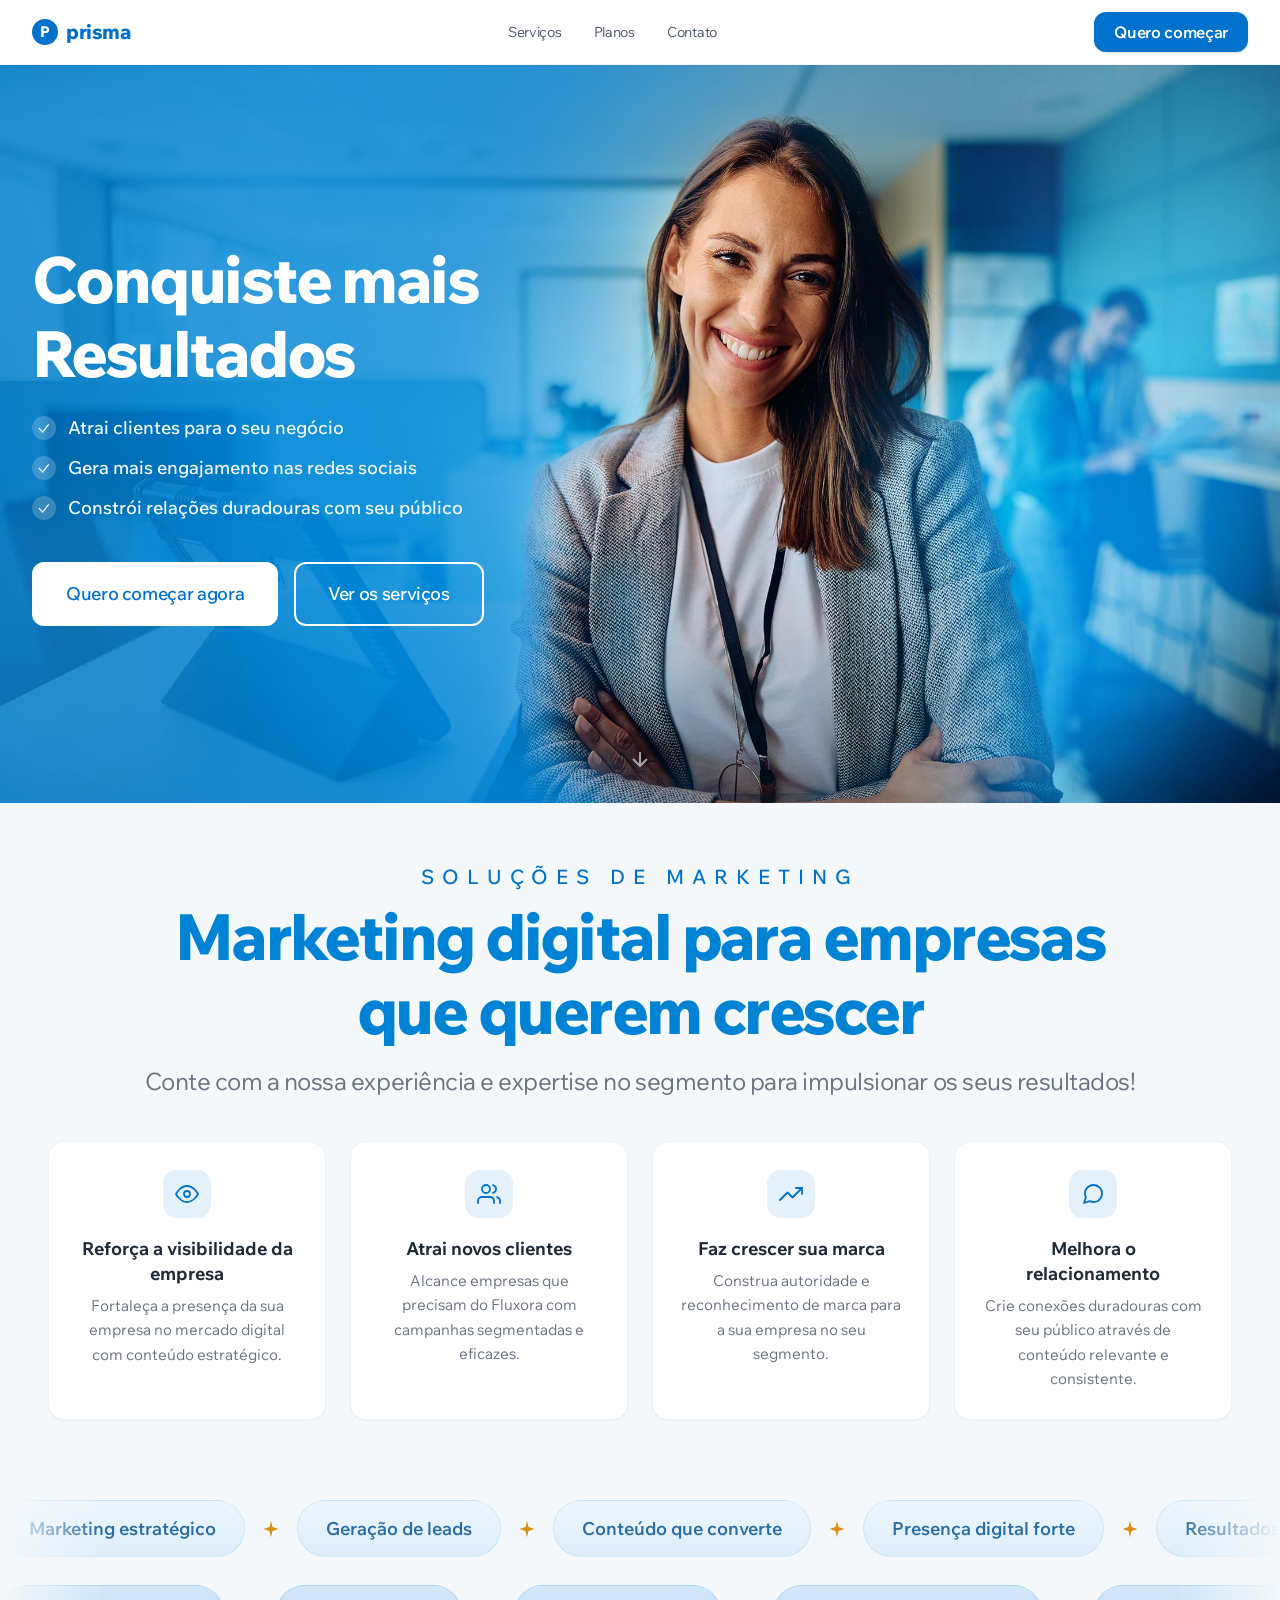
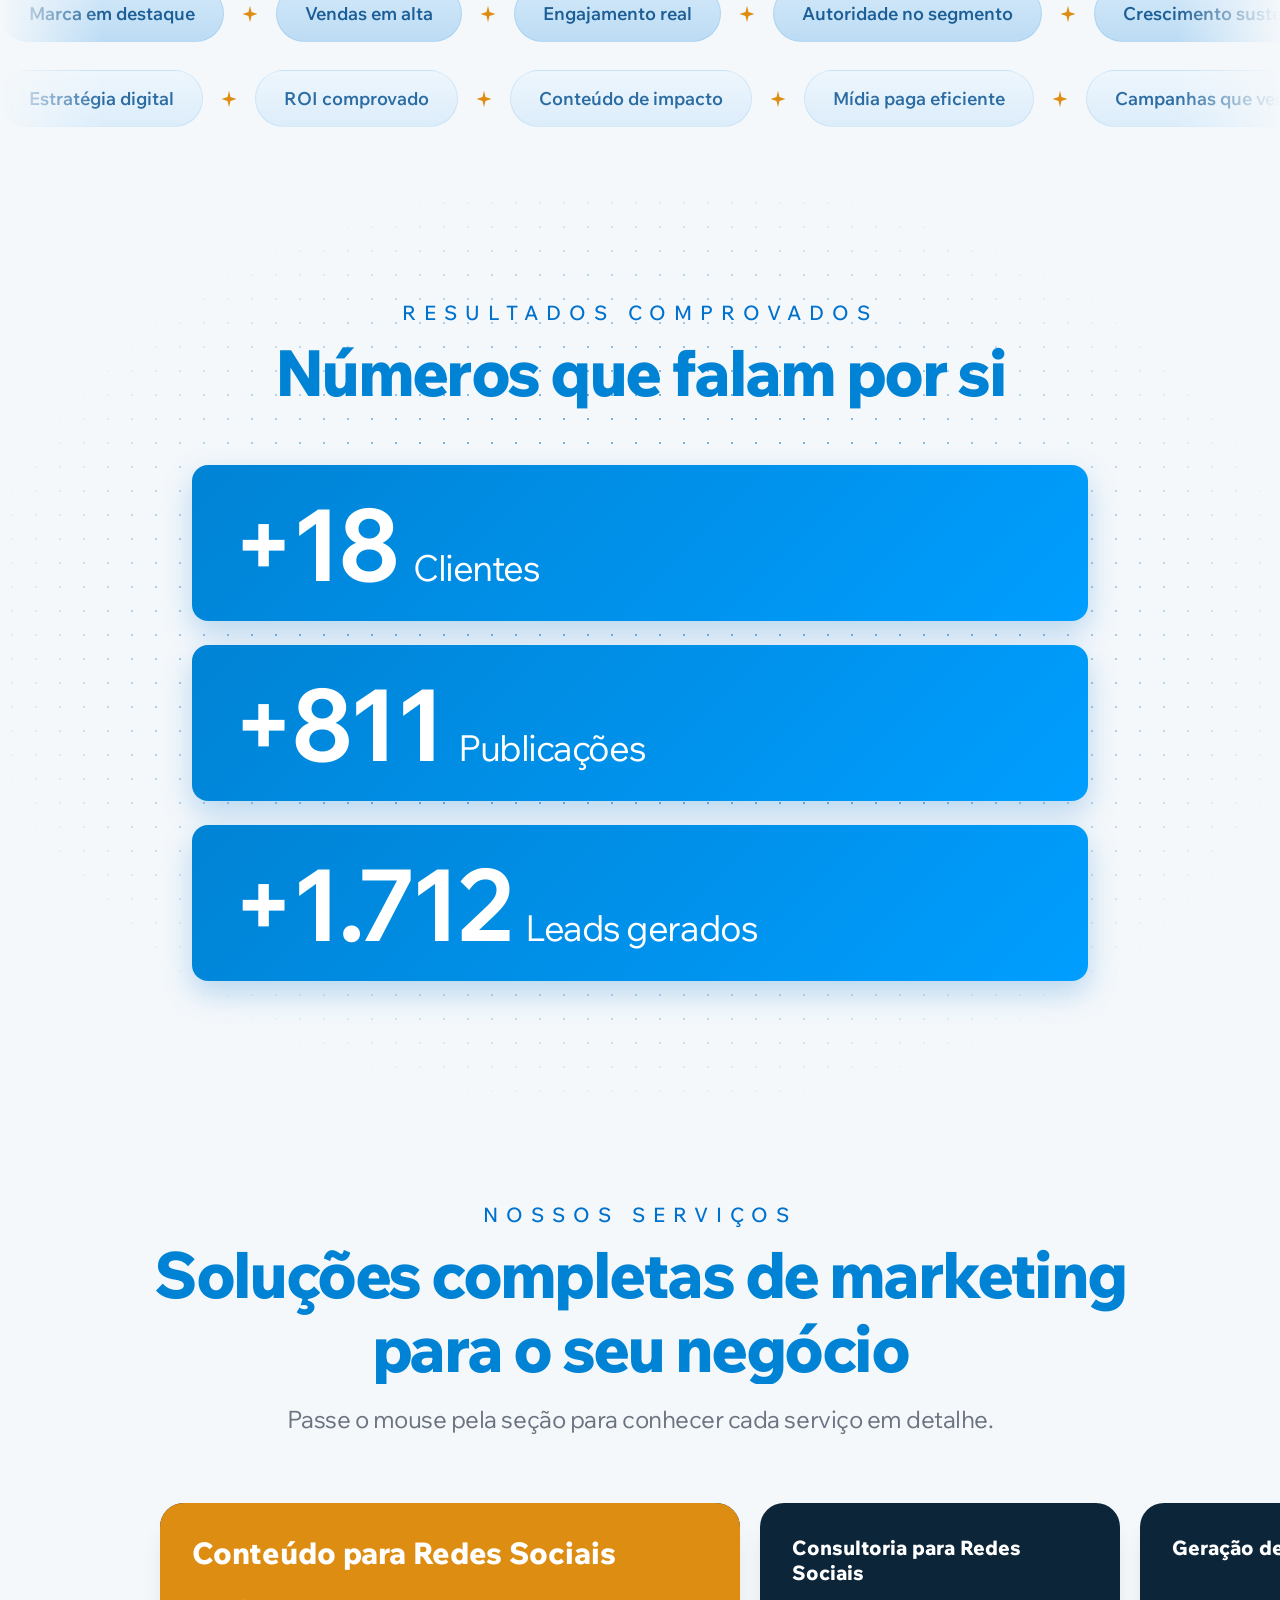
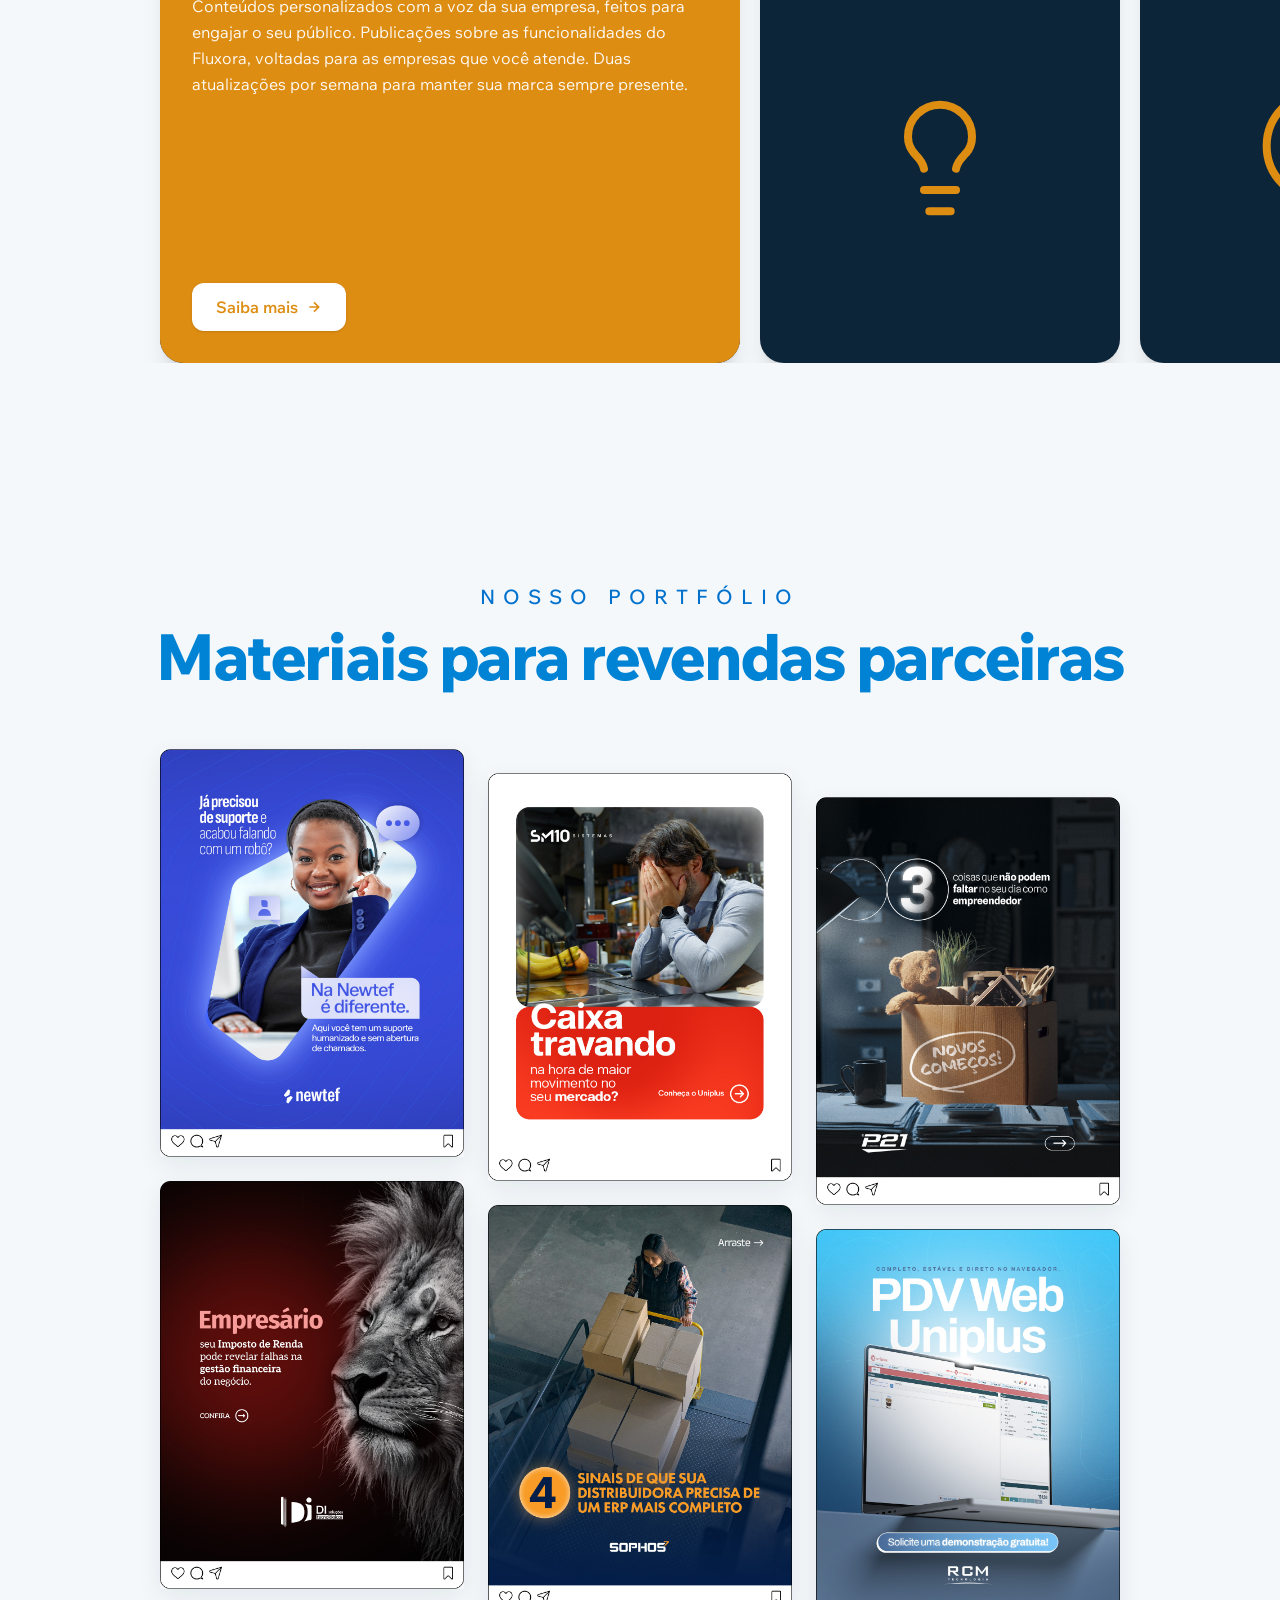
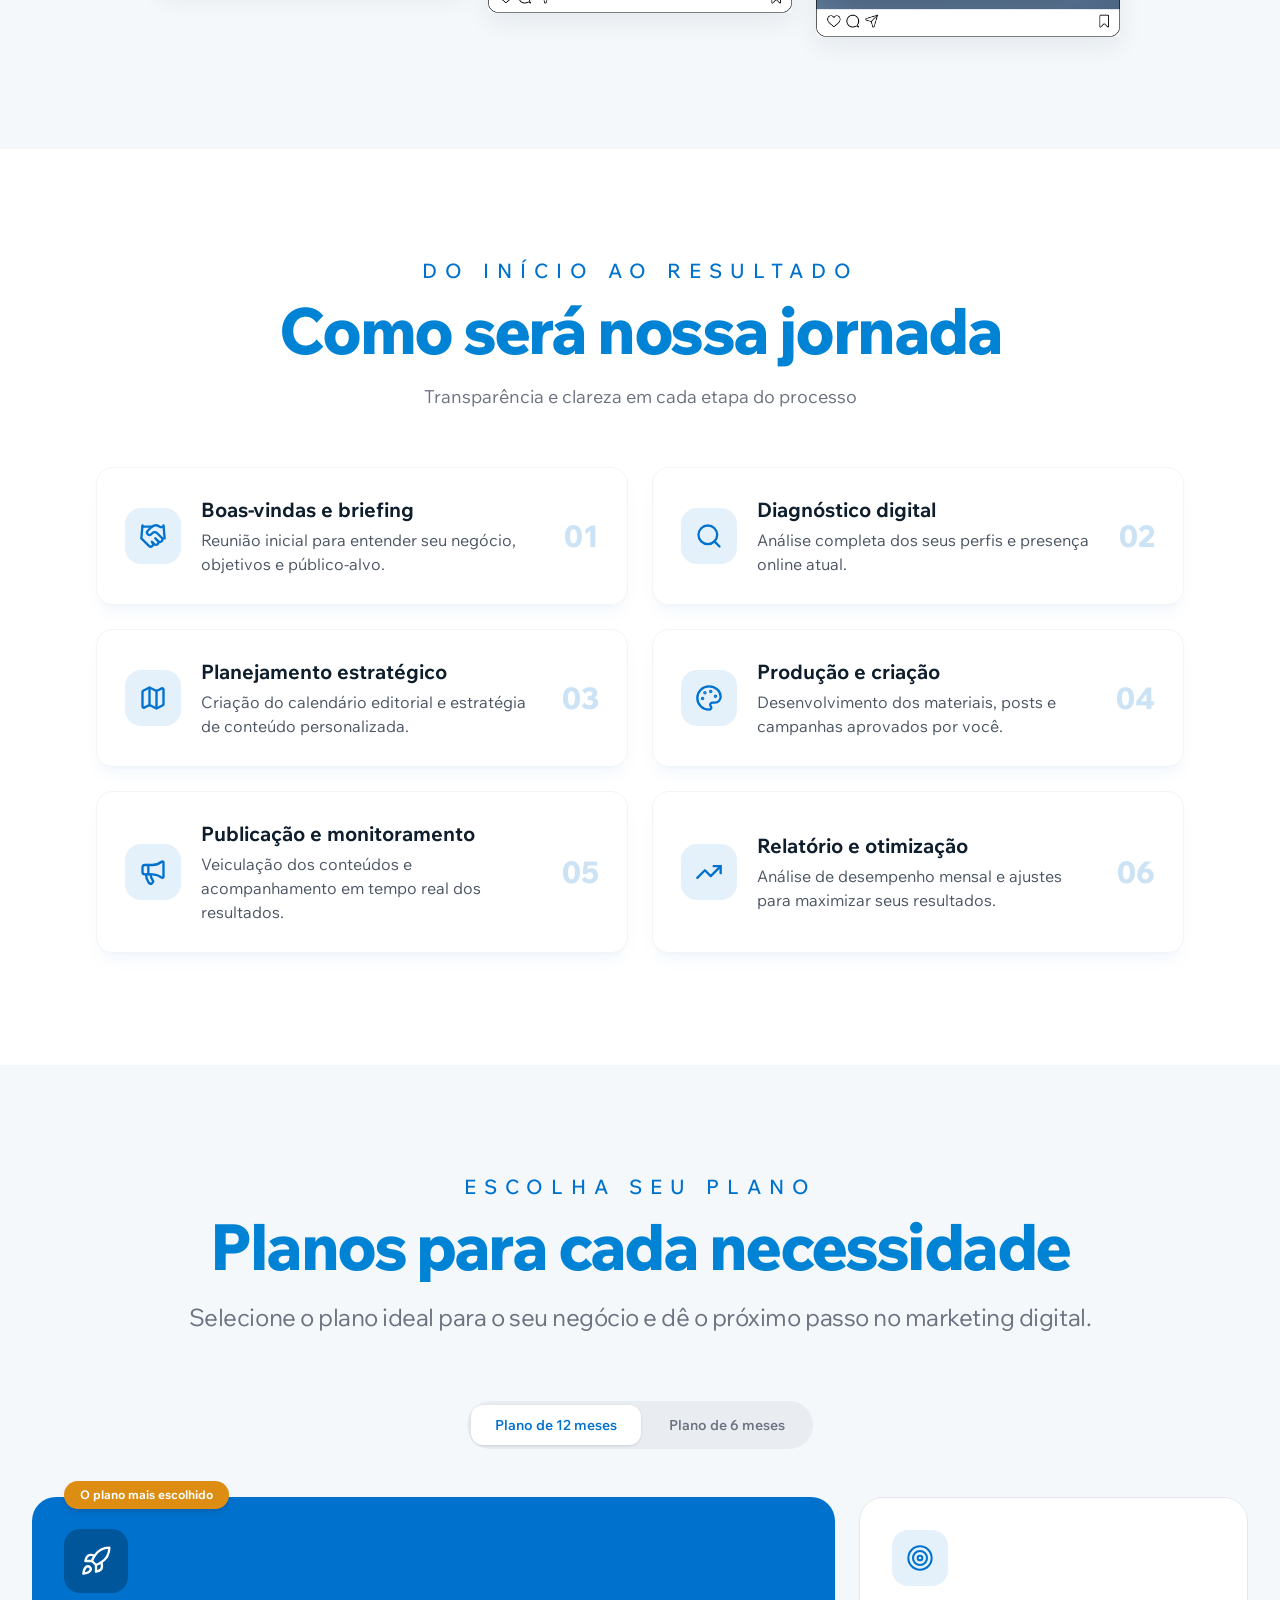
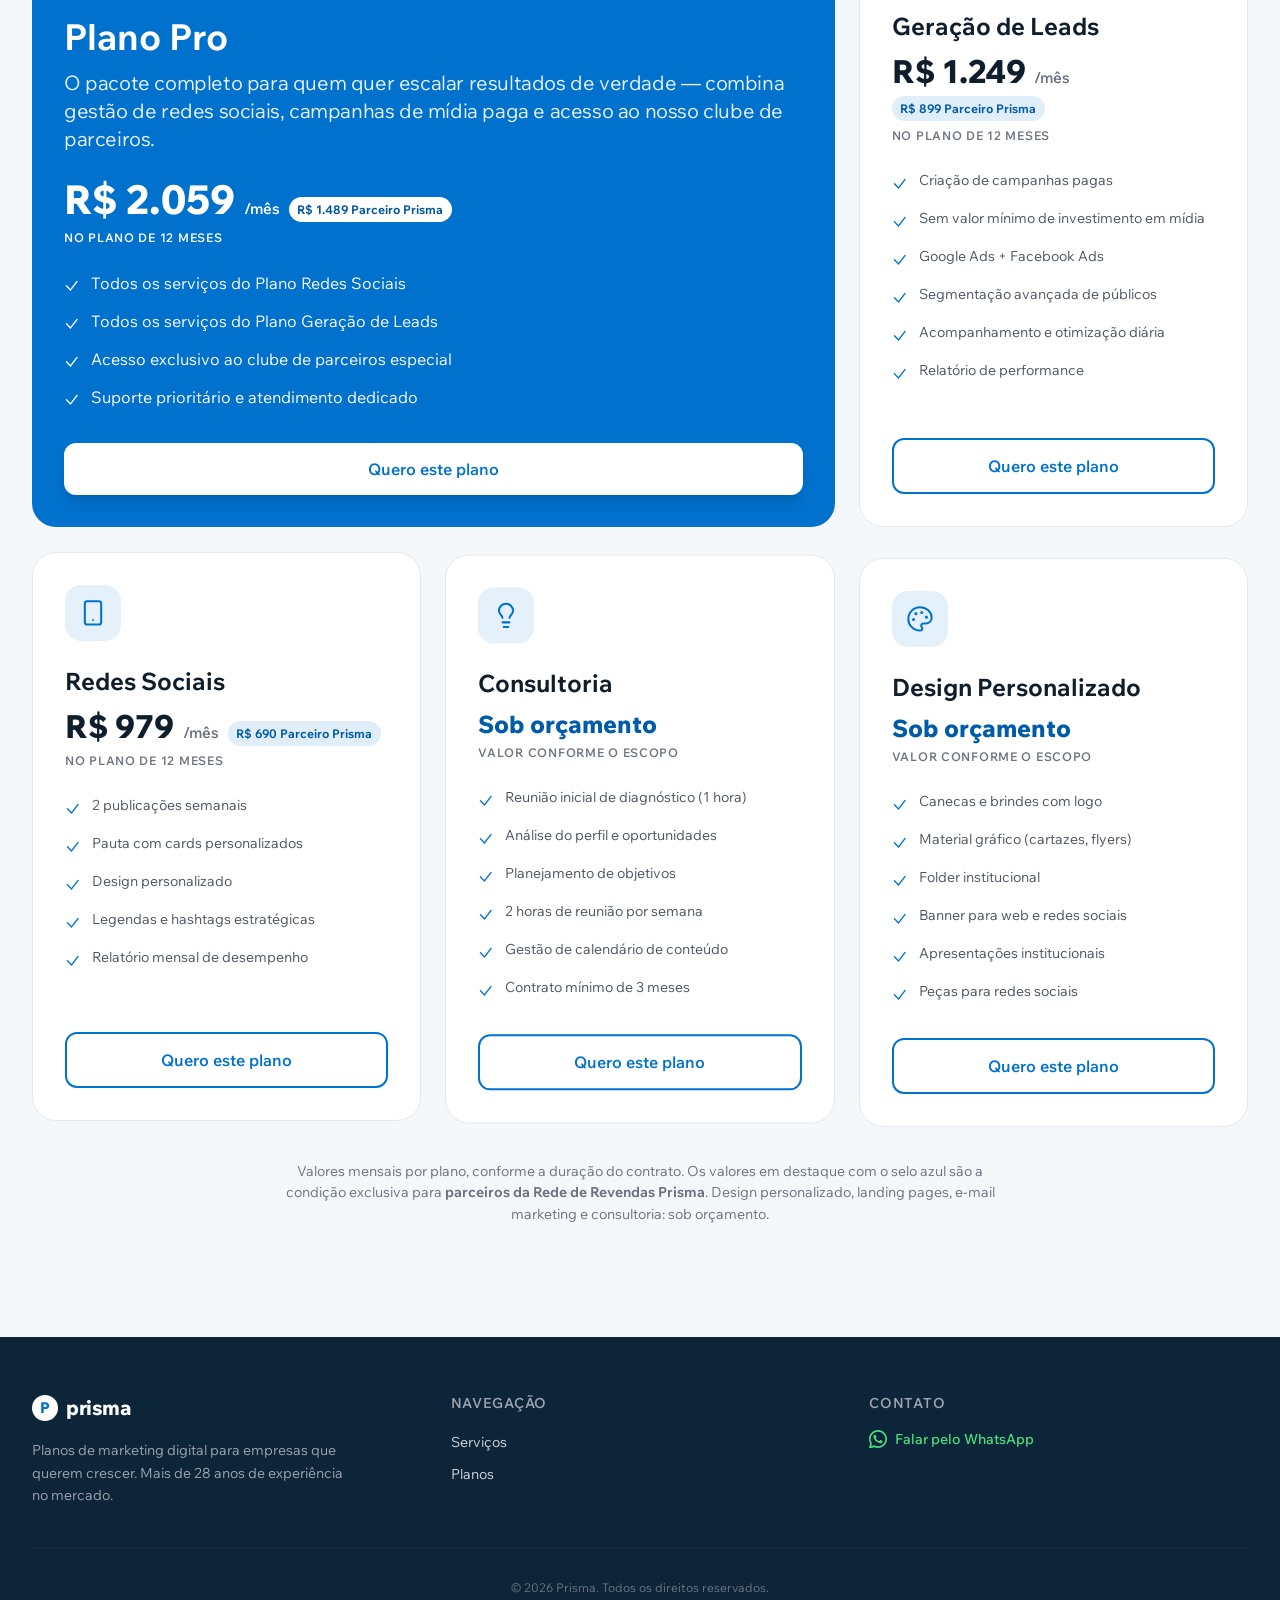
<file: demos/servicos-marketing/index.html>
<!DOCTYPE html><html lang="pt-BR"> <head><meta charset="UTF-8"><meta name="viewport" content="width=device-width, initial-scale=1.0"><meta name="robots" content="noindex,nofollow"><meta name="description" content="Impulsione os resultados do seu negócio com os planos de marketing digital da Prisma: gestão de redes sociais, geração de leads e design personalizado."><title>Soluções em Marketing - Prisma</title><link rel="preconnect" href="https://fonts.googleapis.com"><link rel="preconnect" href="https://fonts.gstatic.com" crossorigin><link rel="icon" type="image/png" href="favicon.png"><link rel="stylesheet" href="./_astro/index.D9NrXO37.css"><style>button,a[class*="rounded-"]{border-radius:12px!important}</style><script type="module">document.addEventListener("click",o=>{const e=o.target;if(!e)return;if(e.closest("[data-abre-modal]")){document.dispatchEvent(new Event("abrirModalWhatsApp"));return}const n=e.closest("[data-abre-lightbox]");if(n){const t=n.dataset.abreLightbox;t&&document.dispatchEvent(new CustomEvent("abrirLightboxPortfolio",{detail:{id:t}}))}});document.querySelectorAll("[data-abre-modal]").forEach(o=>{o.addEventListener("click",()=>{document.dispatchEvent(new Event("abrirModalWhatsApp"))})});const x=280,f=220,s=document.querySelector("[data-grid-planos]"),d=s?.querySelector('[data-destaque="true"]'),i=d?.querySelector("[data-borda-glow]");function r(o,e,a){const n=(.55+.45*a).toFixed(3);return`radial-gradient(${f}px circle at ${o.toFixed(1)}px ${e.toFixed(1)}px, rgba(0, 114, 206, ${n}) 0%, rgba(0, 114, 206, 0) 70%)`}if(s&&d&&i)if(window.matchMedia("(prefers-reduced-motion: reduce)").matches){const e=d.getBoundingClientRect();i.style.backgroundImage=r(e.width/2,e.height-24,.5),i.style.opacity="0.5"}else{let e=!1,a=null;const n=()=>{if(e=!1,!a)return;const t=d.getBoundingClientRect(),l=t.left+t.width/2,u=t.top+t.height/2,h=Math.max(0,Math.abs(a.clientX-l)-t.width/2),m=Math.max(0,Math.abs(a.clientY-u)-t.height/2),p=Math.hypot(h,m),c=Math.max(0,Math.min(1,1-p/x)),g=a.clientX-t.left,b=a.clientY-t.top;i.style.backgroundImage=r(g,b,c),i.style.opacity=c.toFixed(3)};window.addEventListener("pointermove",t=>{a=t,e||(e=!0,requestAnimationFrame(n))}),document.addEventListener("mouseleave",()=>{i.style.opacity="0"})}
</script><style id="v3-sem-criativos">.v3-wrap{max-width:80rem;margin:0 auto;padding:0 1rem;}.v3-grid{display:grid;grid-template-columns:repeat(1,minmax(0,1fr));gap:1.5rem;max-width:80rem;margin:0 auto;padding:0 1rem;}@media(min-width:640px){.v3-grid{grid-template-columns:repeat(2,minmax(0,1fr));}}@media(min-width:768px){.v3-grid-3{grid-template-columns:repeat(3,minmax(0,1fr));}.v3-grid-4{grid-template-columns:repeat(4,minmax(0,1fr));}}.v3-card{background:#fff;border:1px solid #eef0f3;border-radius:1rem;padding:1.75rem;box-shadow:0 1px 2px rgba(16,24,40,.04);transition:box-shadow .2s ease,transform .2s ease;height:100%;}.v3-card:hover{box-shadow:0 12px 32px rgba(0,114,206,.10);transform:translateY(-3px);border-color:rgba(0,114,206,.25);}.v3-ico{width:3rem;height:3rem;display:inline-flex;align-items:center;justify-content:center;border-radius:.875rem;background:rgba(0,114,206,.10);color:#0072ce;margin-bottom:1.1rem;}.v3-ico svg{width:1.5rem;height:1.5rem;}.v3-card h3{font-weight:700;font-size:1.125rem;line-height:1.4;color:#1f2937;margin:0 0 .5rem;}.v3-card p{color:#6b7280;font-size:.95rem;line-height:1.6;margin:0;}</style><style id="v4-tipografia">
/* Header — links de navegação */
header nav a{font-weight:400!important;font-size:14px!important;letter-spacing:-.02em!important}
/* Header — botão CTA */
header button[data-abre-modal]{font-weight:600!important;font-size:16px!important;letter-spacing:-.02em!important}
/* Hero — título */
section[aria-label="Apresentação"] h1{font-weight:800!important;font-size:64px!important;line-height:1.15!important;letter-spacing:-.04em!important}
/* Hero — texto de apoio (lista de benefícios) */
section[aria-label="Apresentação"] ul[aria-label="Benefícios"] li{font-weight:500!important;font-size:18px!important}
/* Hero — botão principal */
section[aria-label="Apresentação"] a[href="#planos"],section[aria-label="Apresentação"] a[href="#servicos"]{font-weight:500!important;font-size:18px!important;letter-spacing:-.02em!important}
/* Todas as seções — tag da seção */
p.uppercase.tracking-widest{font-weight:500!important;font-size:20px!important;letter-spacing:.4em!important}
/* Todas as seções — título da seção */
#modal-titulo.font-titulo{font-size:45px!important}
h2.font-titulo{font-weight:800!important;font-size:64px!important;line-height:1.15!important;letter-spacing:-.04em!important}
/* Todas as seções — texto */
p.text-gray-500.leading-relaxed{font-weight:400!important;font-size:24px!important;letter-spacing:-.02em!important}
/* Todas as seções — largura do bloco de título */
.text-center.max-w-2xl.mx-auto{max-width:64rem!important}
/* Seção de números — caixas com gradiente, número e label lado a lado */
section[aria-label="Números e resultados"] .grid{grid-template-columns:1fr!important;gap:1.5rem!important;max-width:56rem!important;margin-left:auto!important;margin-right:auto!important}
section[aria-label="Números e resultados"] article{background:linear-gradient(135deg,#0083D4 0%,#009EFF 100%)!important;border:0!important;box-shadow:0 12px 30px rgba(0,114,206,.25)!important;padding:1.75rem 2.5rem!important}
section[aria-label="Números e resultados"] article>span.absolute{display:none!important}
section[aria-label="Números e resultados"] article .w-12{display:none!important}
section[aria-label="Números e resultados"] article .flex.flex-col{flex-direction:row!important;align-items:baseline!important;gap:1rem!important}
section[aria-label="Números e resultados"] .gradiente-azul-texto{background:none!important;-webkit-text-fill-color:#fff!important;color:#fff!important;font-size:100px!important;font-weight:700!important;letter-spacing:-.04em!important;line-height:1!important}
section[aria-label="Números e resultados"] .gradiente-azul-texto+span{color:#fff!important;font-size:36px!important;font-weight:400!important;letter-spacing:-.04em!important;margin-top:0!important;max-width:none!important}
/* Cards de soluções — texto centralizado */
.v3-card{text-align:center}
.v3-ico{margin-left:auto;margin-right:auto}
/* Seção Portfólio — escada de posts estilo Instagram */
#portfolio .port-escada{display:grid;grid-template-columns:repeat(3,1fr);gap:24px;max-width:60rem;margin:0 auto;align-items:start}
#portfolio .port-col{display:flex;flex-direction:column;gap:24px}
#portfolio .port-col-2{margin-top:24px}
#portfolio .port-col-3{margin-top:48px}
#portfolio .port-card{overflow:hidden;box-shadow:0 8px 24px rgba(16,24,40,.07)}
#portfolio .port-img{display:block;width:100%;aspect-ratio:1080/1450;object-fit:contain}
@media(max-width:900px){#portfolio .port-escada{grid-template-columns:1fr 1fr;max-width:34rem}#portfolio .port-col-3{margin-top:24px}}
@media(max-width:640px){#portfolio .port-escada{grid-template-columns:1fr;max-width:22rem}#portfolio .port-col-2,#portfolio .port-col-3{margin-top:0}}
/* Plano em destaque (Pro) — variante azul do mockup */
[data-destaque="true"]{background:#0071cd!important;color:#fff!important;border:0!important;transition:box-shadow .35s ease,transform .18s ease-out!important}
[data-destaque="true"] div.rounded-2xl{background:#00569b!important;color:#fff!important}
[data-destaque="true"] h3{color:#fff!important}
[data-destaque="true"] p.text-gray-500.leading-relaxed{color:rgba(255,255,255,.9)!important;font-size:20px!important}
[data-destaque="true"] ul span{color:#fff!important}
[data-destaque="true"] button{background:#fff!important;color:#0071cd!important}
[data-destaque="true"] button:hover{background:#eaf3fc!important}
[data-destaque="true"] [data-borda-glow]{display:none!important}
[data-destaque="true"]:hover{box-shadow:inset 0 0 20px rgba(255,255,255,.30),inset 0 0 46px rgba(255,255,255,.16)!important}
</style></head> <body class="bg-white text-texto-escuro antialiased">  <header class="sticky top-0 z-50 bg-white/95 backdrop-blur-sm border-b border-gray-100 shadow-sm"> <div class="max-w-7xl mx-auto px-4 sm:px-6 lg:px-8"> <div class="flex items-center justify-between h-16"> <a href="./" aria-label="Prisma — página inicial" style="display:inline-flex;align-items:center;gap:8px;font-weight:800;font-size:20px;letter-spacing:-.02em;color:#0072ce;text-decoration:none"><span style="display:inline-flex;align-items:center;justify-content:center;width:26px;height:26px;border-radius:50%;background:#0072ce;color:#fff;font-size:15px;font-weight:800">P</span>prisma</a> <nav class="hidden md:flex items-center gap-8" aria-label="Navegação principal"> <a href="#servicos" class="text-sm font-medium text-gray-600 hover:text-primaria transition-colors">Serviços</a> <a href="#planos" class="text-sm font-medium text-gray-600 hover:text-primaria transition-colors">Planos</a> <a href="#contato" class="text-sm font-medium text-gray-600 hover:text-primaria transition-colors">Contato</a> </nav> <button type="button" data-abre-modal class="hidden md:inline-flex items-center px-5 py-2.5 bg-primaria text-white rounded-full text-sm font-semibold hover:bg-primaria-escuro transition-all duration-200 shadow hover:shadow-md focus:outline-none focus-visible:ring-2 focus-visible:ring-primaria cursor-pointer">
Quero começar
</button> <style>astro-island,astro-slot,astro-static-slot{display:contents}</style><script>(()=>{var e=async t=>{await(await t())()};(self.Astro||(self.Astro={})).load=e;window.dispatchEvent(new Event("astro:load"));})();;(()=>{var A=Object.defineProperty;var g=(i,o,a)=>o in i?A(i,o,{enumerable:!0,configurable:!0,writable:!0,value:a}):i[o]=a;var d=(i,o,a)=>g(i,typeof o!="symbol"?o+"":o,a);{let i={0:t=>m(t),1:t=>a(t),2:t=>new RegExp(t),3:t=>new Date(t),4:t=>new Map(a(t)),5:t=>new Set(a(t)),6:t=>BigInt(t),7:t=>new URL(t),8:t=>new Uint8Array(t),9:t=>new Uint16Array(t),10:t=>new Uint32Array(t),11:t=>1/0*t},o=t=>{let[l,e]=t;return l in i?i[l](e):void 0},a=t=>t.map(o),m=t=>typeof t!="object"||t===null?t:Object.fromEntries(Object.entries(t).map(([l,e])=>[l,o(e)]));class y extends HTMLElement{constructor(){super(...arguments);d(this,"Component");d(this,"hydrator");d(this,"hydrate",async()=>{var b;if(!this.hydrator||!this.isConnected)return;let e=(b=this.parentElement)==null?void 0:b.closest("astro-island[ssr]");if(e){e.addEventListener("astro:hydrate",this.hydrate,{once:!0});return}let c=this.querySelectorAll("astro-slot"),n={},h=this.querySelectorAll("template[data-astro-template]");for(let r of h){let s=r.closest(this.tagName);s!=null&&s.isSameNode(this)&&(n[r.getAttribute("data-astro-template")||"default"]=r.innerHTML,r.remove())}for(let r of c){let s=r.closest(this.tagName);s!=null&&s.isSameNode(this)&&(n[r.getAttribute("name")||"default"]=r.innerHTML)}let p;try{p=this.hasAttribute("props")?m(JSON.parse(this.getAttribute("props"))):{}}catch(r){let s=this.getAttribute("component-url")||"<unknown>",v=this.getAttribute("component-export");throw v&&(s+=` (export ${v})`),console.error(`[hydrate] Error parsing props for component ${s}`,this.getAttribute("props"),r),r}let u;await this.hydrator(this)(this.Component,p,n,{client:this.getAttribute("client")}),this.removeAttribute("ssr"),this.dispatchEvent(new CustomEvent("astro:hydrate"))});d(this,"unmount",()=>{this.isConnected||this.dispatchEvent(new CustomEvent("astro:unmount"))})}disconnectedCallback(){document.removeEventListener("astro:after-swap",this.unmount),document.addEventListener("astro:after-swap",this.unmount,{once:!0})}connectedCallback(){if(!this.hasAttribute("await-children")||document.readyState==="interactive"||document.readyState==="complete")this.childrenConnectedCallback();else{let e=()=>{document.removeEventListener("DOMContentLoaded",e),c.disconnect(),this.childrenConnectedCallback()},c=new MutationObserver(()=>{var n;((n=this.lastChild)==null?void 0:n.nodeType)===Node.COMMENT_NODE&&this.lastChild.nodeValue==="astro:end"&&(this.lastChild.remove(),e())});c.observe(this,{childList:!0}),document.addEventListener("DOMContentLoaded",e)}}async childrenConnectedCallback(){let e=this.getAttribute("before-hydration-url");e&&await import(e),this.start()}async start(){let e=JSON.parse(this.getAttribute("opts")),c=this.getAttribute("client");if(Astro[c]===void 0){window.addEventListener(`astro:${c}`,()=>this.start(),{once:!0});return}try{await Astro[c](async()=>{let n=this.getAttribute("renderer-url"),[h,{default:p}]=await Promise.all([import(this.getAttribute("component-url")),n?import(n):()=>()=>{}]),u=this.getAttribute("component-export")||"default";if(!u.includes("."))this.Component=h[u];else{this.Component=h;for(let f of u.split("."))this.Component=this.Component[f]}return this.hydrator=p,this.hydrate},e,this)}catch(n){console.error(`[astro-island] Error hydrating ${this.getAttribute("component-url")}`,n)}}attributeChangedCallback(){this.hydrate()}}d(y,"observedAttributes",["props"]),customElements.get("astro-island")||customElements.define("astro-island",y)}})();</script><astro-island uid="ZViRt1" prefix="r7" component-url="./_astro/MenuMobile.YrQGlrhq.js" component-export="default" renderer-url="./_astro/client.DrE9CFQR.js" props="{}" ssr="" client="load" opts="{&quot;name&quot;:&quot;MenuMobile&quot;,&quot;value&quot;:true}" await-children=""><button class="md:hidden flex flex-col gap-1.5 p-2 focus:outline-none focus-visible:ring-2 focus-visible:ring-primaria rounded" aria-label="Abrir menu" aria-expanded="false"><span class="block w-6 h-0.5 bg-texto-escuro rounded-full origin-center"></span><span class="block w-6 h-0.5 bg-texto-escuro rounded-full"></span><span class="block w-6 h-0.5 bg-texto-escuro rounded-full origin-center"></span></button><!--astro:end--></astro-island> </div> </div> </header>  <main> <section class="relative flex items-center gradiente-azul-vibrante overflow-hidden min-h-[78vh] lg:min-h-[82vh] py-20 md:py-24 lg:py-28" aria-label="Apresentação"> <img src="imagens/hero-banner.jpg" alt="" aria-hidden="true" loading="eager" class="absolute inset-0 w-full h-full object-cover" /> <div class="absolute inset-0 bg-primaria/70" aria-hidden="true"></div> <div class="absolute inset-0 overflow-hidden pointer-events-none" aria-hidden="true"> <div class="absolute -top-32 -right-32 w-96 h-96 bg-white/10 rounded-full blur-3xl"></div> <div class="absolute bottom-0 -left-20 w-72 h-72 bg-white/5 rounded-full blur-2xl"></div> </div> <div class="relative z-10 max-w-7xl mx-auto px-4 sm:px-6 lg:px-8 w-full"> <div class="max-w-2xl"> <div class="text-white"> <h1 class="font-titulo font-extrabold text-4xl sm:text-5xl lg:text-6xl !leading-[calc(1.25em_+_5px)] mb-6"> <span class="block">Conquiste mais</span> <astro-island uid="2o9WcG" prefix="r8" component-url="./_astro/HeadlineRotativo.-2YIwXdC.js" component-export="default" renderer-url="./_astro/client.DrE9CFQR.js" props="{&quot;palavras&quot;:[1,[[0,&quot;Resultados&quot;],[0,&quot;Leads&quot;],[0,&quot;Vendas&quot;],[0,&quot;Autoridade&quot;]]]}" ssr="" client="load" opts="{&quot;name&quot;:&quot;HeadlineRotativo&quot;,&quot;value&quot;:true}" await-children=""><span class="relative inline-block align-baseline" aria-live="polite" aria-atomic="true"><span class="invisible whitespace-nowrap" aria-hidden="true">Resultados</span><span class="absolute inset-0 text-white drop-shadow-sm" style="opacity:0;transform:translateY(24px)">Resultados</span></span><!--astro:end--></astro-island> </h1> <ul class="space-y-3 mb-10" aria-label="Benefícios"> <li class="flex items-center gap-3 text-lg"> <span class="flex-shrink-0 w-6 h-6 bg-white/20 rounded-full flex items-center justify-center text-sm font-bold" aria-hidden="true">
✓
</span> <span class="text-blue-50">Atrai clientes para o seu negócio</span> </li><li class="flex items-center gap-3 text-lg"> <span class="flex-shrink-0 w-6 h-6 bg-white/20 rounded-full flex items-center justify-center text-sm font-bold" aria-hidden="true">
✓
</span> <span class="text-blue-50">Gera mais engajamento nas redes sociais</span> </li><li class="flex items-center gap-3 text-lg"> <span class="flex-shrink-0 w-6 h-6 bg-white/20 rounded-full flex items-center justify-center text-sm font-bold" aria-hidden="true">
✓
</span> <span class="text-blue-50">Constrói relações duradouras com seu público</span> </li> </ul> <div class="flex flex-col sm:flex-row gap-4"> <a href="#planos" class="inline-flex items-center justify-center px-7 py-3.5 rounded-full font-semibold text-base transition-all duration-200 focus:outline-none focus-visible:ring-2 focus-visible:ring-offset-2 focus-visible:ring-primaria cursor-pointer bg-white text-primaria border-2 border-primaria hover:bg-blue-50 text-lg px-8 py-4 bg-white text-primaria border-white hover:bg-blue-50">Quero começar agora</a> <a href="#servicos" class="inline-flex items-center justify-center px-7 py-3.5 rounded-full font-semibold text-base transition-all duration-200 focus:outline-none focus-visible:ring-2 focus-visible:ring-offset-2 focus-visible:ring-primaria cursor-pointer bg-transparent text-white border-2 border-white hover:bg-white/10 text-lg px-8 py-4">Ver os serviços</a> </div> </div></div> </div> <div class="absolute bottom-8 left-1/2 -translate-x-1/2 text-white/60 animate-bounce z-10" aria-hidden="true"> <svg width="24" height="24" viewBox="0 0 24 24" fill="none" stroke="currentColor" stroke-width="2"> <path d="M12 5v14M5 12l7 7 7-7"></path> </svg> </div> </section> <section class="relative overflow-hidden py-12 md:py-16 bg-fundo-claro">   <div class="relative z-10 max-w-7xl mx-auto px-4 sm:px-6 lg:px-8"> <astro-island uid="ZgQUNr" prefix="r17" component-url="./_astro/AnimacaoEntrada.v4nv-nHN.js" component-export="default" renderer-url="./_astro/client.DrE9CFQR.js" props="{}" ssr="" client="load" opts="{&quot;name&quot;:&quot;AnimacaoEntrada&quot;,&quot;value&quot;:true}" await-children=""><div class="" style="opacity:0;transform:translateY(24px)"><astro-slot> <div class="text-center max-w-2xl mx-auto mb-10"> <p class="text-primaria font-semibold text-sm uppercase tracking-widest mb-3">Soluções de marketing</p> <h2 class="font-titulo font-extrabold text-3xl md:text-4xl text-texto-escuro mb-4">
Marketing digital para empresas que querem crescer
</h2> <p class="text-gray-500 text-lg leading-relaxed">
Conte com a nossa experiência e expertise no segmento para impulsionar os seus resultados!
</p> </div> </astro-slot></div><!--astro:end--></astro-island> <div class="v3-grid v3-grid-4"><div class="v3-card"><div class="v3-ico"><svg viewBox="0 0 24 24" fill="none" stroke="currentColor" stroke-width="1.8" stroke-linecap="round" stroke-linejoin="round" aria-hidden="true"><path d="M1 12s4-8 11-8 11 8 11 8-4 8-11 8-11-8-11-8z"/><circle cx="12" cy="12" r="3"/></svg></div><h3>Reforça a visibilidade da empresa</h3><p>Fortaleça a presença da sua empresa no mercado digital com conteúdo estratégico.</p></div><div class="v3-card"><div class="v3-ico"><svg viewBox="0 0 24 24" fill="none" stroke="currentColor" stroke-width="1.8" stroke-linecap="round" stroke-linejoin="round" aria-hidden="true"><path d="M17 21v-2a4 4 0 0 0-4-4H5a4 4 0 0 0-4 4v2"/><circle cx="9" cy="7" r="4"/><path d="M23 21v-2a4 4 0 0 0-3-3.87"/><path d="M16 3.13a4 4 0 0 1 0 7.75"/></svg></div><h3>Atrai novos clientes</h3><p>Alcance empresas que precisam do Fluxora com campanhas segmentadas e eficazes.</p></div><div class="v3-card"><div class="v3-ico"><svg viewBox="0 0 24 24" fill="none" stroke="currentColor" stroke-width="1.8" stroke-linecap="round" stroke-linejoin="round" aria-hidden="true"><polyline points="23 6 13.5 15.5 8.5 10.5 1 18"/><polyline points="17 6 23 6 23 12"/></svg></div><h3>Faz crescer sua marca</h3><p>Construa autoridade e reconhecimento de marca para a sua empresa no seu segmento.</p></div><div class="v3-card"><div class="v3-ico"><svg viewBox="0 0 24 24" fill="none" stroke="currentColor" stroke-width="1.8" stroke-linecap="round" stroke-linejoin="round" aria-hidden="true"><path d="M21 11.5a8.38 8.38 0 0 1-.9 3.8 8.5 8.5 0 0 1-7.6 4.7 8.38 8.38 0 0 1-3.8-.9L3 21l1.9-5.7a8.38 8.38 0 0 1-.9-3.8 8.5 8.5 0 0 1 4.7-7.6 8.38 8.38 0 0 1 3.8-.9h.5a8.48 8.48 0 0 1 8 8v.5z"/></svg></div><h3>Melhora o relacionamento</h3><p>Crie conexões duradouras com seu público através de conteúdo relevante e consistente.</p></div></div> </div> <astro-island uid="18ERTo" prefix="r28" component-url="./_astro/AnimacaoEntrada.v4nv-nHN.js" component-export="default" renderer-url="./_astro/client.DrE9CFQR.js" props="{&quot;atraso&quot;:[0,0.2]}" ssr="" client="load" opts="{&quot;name&quot;:&quot;AnimacaoEntrada&quot;,&quot;value&quot;:true}" await-children=""><div class="" style="opacity:0;transform:translateY(24px)"><astro-slot> <div class="relative z-10 mt-16 md:mt-20"> <div class="carrossel-frases" aria-hidden="true" data-astro-cid-iwc6b2d2> <div class="carrossel-trilho" data-astro-cid-iwc6b2d2> <ul class="carrossel-faixa carrossel-esquerda" style="--duracao: 55s" data-astro-cid-iwc6b2d2> <li class="carrossel-item" data-astro-cid-iwc6b2d2> <span class="carrossel-pilula carrossel-pilula--branca" data-astro-cid-iwc6b2d2>Marketing estratégico</span> <svg class="carrossel-separador" viewBox="0 0 24 24" fill="currentColor" aria-hidden="true" data-astro-cid-iwc6b2d2> <path d="M12 2l1.8 7.6L21 12l-7.2 2.4L12 22l-1.8-7.6L3 12l7.2-2.4L12 2z" data-astro-cid-iwc6b2d2></path> </svg> </li><li class="carrossel-item" data-astro-cid-iwc6b2d2> <span class="carrossel-pilula carrossel-pilula--branca" data-astro-cid-iwc6b2d2>Geração de leads</span> <svg class="carrossel-separador" viewBox="0 0 24 24" fill="currentColor" aria-hidden="true" data-astro-cid-iwc6b2d2> <path d="M12 2l1.8 7.6L21 12l-7.2 2.4L12 22l-1.8-7.6L3 12l7.2-2.4L12 2z" data-astro-cid-iwc6b2d2></path> </svg> </li><li class="carrossel-item" data-astro-cid-iwc6b2d2> <span class="carrossel-pilula carrossel-pilula--branca" data-astro-cid-iwc6b2d2>Conteúdo que converte</span> <svg class="carrossel-separador" viewBox="0 0 24 24" fill="currentColor" aria-hidden="true" data-astro-cid-iwc6b2d2> <path d="M12 2l1.8 7.6L21 12l-7.2 2.4L12 22l-1.8-7.6L3 12l7.2-2.4L12 2z" data-astro-cid-iwc6b2d2></path> </svg> </li><li class="carrossel-item" data-astro-cid-iwc6b2d2> <span class="carrossel-pilula carrossel-pilula--branca" data-astro-cid-iwc6b2d2>Presença digital forte</span> <svg class="carrossel-separador" viewBox="0 0 24 24" fill="currentColor" aria-hidden="true" data-astro-cid-iwc6b2d2> <path d="M12 2l1.8 7.6L21 12l-7.2 2.4L12 22l-1.8-7.6L3 12l7.2-2.4L12 2z" data-astro-cid-iwc6b2d2></path> </svg> </li><li class="carrossel-item" data-astro-cid-iwc6b2d2> <span class="carrossel-pilula carrossel-pilula--branca" data-astro-cid-iwc6b2d2>Resultados mensuráveis</span> <svg class="carrossel-separador" viewBox="0 0 24 24" fill="currentColor" aria-hidden="true" data-astro-cid-iwc6b2d2> <path d="M12 2l1.8 7.6L21 12l-7.2 2.4L12 22l-1.8-7.6L3 12l7.2-2.4L12 2z" data-astro-cid-iwc6b2d2></path> </svg> </li><li class="carrossel-item" data-astro-cid-iwc6b2d2> <span class="carrossel-pilula carrossel-pilula--branca" data-astro-cid-iwc6b2d2>Posicionamento de marca</span> <svg class="carrossel-separador" viewBox="0 0 24 24" fill="currentColor" aria-hidden="true" data-astro-cid-iwc6b2d2> <path d="M12 2l1.8 7.6L21 12l-7.2 2.4L12 22l-1.8-7.6L3 12l7.2-2.4L12 2z" data-astro-cid-iwc6b2d2></path> </svg> </li><li class="carrossel-item" data-astro-cid-iwc6b2d2> <span class="carrossel-pilula carrossel-pilula--branca" data-astro-cid-iwc6b2d2>Tráfego qualificado</span> <svg class="carrossel-separador" viewBox="0 0 24 24" fill="currentColor" aria-hidden="true" data-astro-cid-iwc6b2d2> <path d="M12 2l1.8 7.6L21 12l-7.2 2.4L12 22l-1.8-7.6L3 12l7.2-2.4L12 2z" data-astro-cid-iwc6b2d2></path> </svg> </li><li class="carrossel-item" data-astro-cid-iwc6b2d2> <span class="carrossel-pilula carrossel-pilula--branca" data-astro-cid-iwc6b2d2>Marketing estratégico</span> <svg class="carrossel-separador" viewBox="0 0 24 24" fill="currentColor" aria-hidden="true" data-astro-cid-iwc6b2d2> <path d="M12 2l1.8 7.6L21 12l-7.2 2.4L12 22l-1.8-7.6L3 12l7.2-2.4L12 2z" data-astro-cid-iwc6b2d2></path> </svg> </li><li class="carrossel-item" data-astro-cid-iwc6b2d2> <span class="carrossel-pilula carrossel-pilula--branca" data-astro-cid-iwc6b2d2>Geração de leads</span> <svg class="carrossel-separador" viewBox="0 0 24 24" fill="currentColor" aria-hidden="true" data-astro-cid-iwc6b2d2> <path d="M12 2l1.8 7.6L21 12l-7.2 2.4L12 22l-1.8-7.6L3 12l7.2-2.4L12 2z" data-astro-cid-iwc6b2d2></path> </svg> </li><li class="carrossel-item" data-astro-cid-iwc6b2d2> <span class="carrossel-pilula carrossel-pilula--branca" data-astro-cid-iwc6b2d2>Conteúdo que converte</span> <svg class="carrossel-separador" viewBox="0 0 24 24" fill="currentColor" aria-hidden="true" data-astro-cid-iwc6b2d2> <path d="M12 2l1.8 7.6L21 12l-7.2 2.4L12 22l-1.8-7.6L3 12l7.2-2.4L12 2z" data-astro-cid-iwc6b2d2></path> </svg> </li><li class="carrossel-item" data-astro-cid-iwc6b2d2> <span class="carrossel-pilula carrossel-pilula--branca" data-astro-cid-iwc6b2d2>Presença digital forte</span> <svg class="carrossel-separador" viewBox="0 0 24 24" fill="currentColor" aria-hidden="true" data-astro-cid-iwc6b2d2> <path d="M12 2l1.8 7.6L21 12l-7.2 2.4L12 22l-1.8-7.6L3 12l7.2-2.4L12 2z" data-astro-cid-iwc6b2d2></path> </svg> </li><li class="carrossel-item" data-astro-cid-iwc6b2d2> <span class="carrossel-pilula carrossel-pilula--branca" data-astro-cid-iwc6b2d2>Resultados mensuráveis</span> <svg class="carrossel-separador" viewBox="0 0 24 24" fill="currentColor" aria-hidden="true" data-astro-cid-iwc6b2d2> <path d="M12 2l1.8 7.6L21 12l-7.2 2.4L12 22l-1.8-7.6L3 12l7.2-2.4L12 2z" data-astro-cid-iwc6b2d2></path> </svg> </li><li class="carrossel-item" data-astro-cid-iwc6b2d2> <span class="carrossel-pilula carrossel-pilula--branca" data-astro-cid-iwc6b2d2>Posicionamento de marca</span> <svg class="carrossel-separador" viewBox="0 0 24 24" fill="currentColor" aria-hidden="true" data-astro-cid-iwc6b2d2> <path d="M12 2l1.8 7.6L21 12l-7.2 2.4L12 22l-1.8-7.6L3 12l7.2-2.4L12 2z" data-astro-cid-iwc6b2d2></path> </svg> </li><li class="carrossel-item" data-astro-cid-iwc6b2d2> <span class="carrossel-pilula carrossel-pilula--branca" data-astro-cid-iwc6b2d2>Tráfego qualificado</span> <svg class="carrossel-separador" viewBox="0 0 24 24" fill="currentColor" aria-hidden="true" data-astro-cid-iwc6b2d2> <path d="M12 2l1.8 7.6L21 12l-7.2 2.4L12 22l-1.8-7.6L3 12l7.2-2.4L12 2z" data-astro-cid-iwc6b2d2></path> </svg> </li> </ul> </div><div class="carrossel-trilho" data-astro-cid-iwc6b2d2> <ul class="carrossel-faixa carrossel-direita" style="--duracao: 55s" data-astro-cid-iwc6b2d2> <li class="carrossel-item" data-astro-cid-iwc6b2d2> <span class="carrossel-pilula carrossel-pilula--azul" data-astro-cid-iwc6b2d2>Marca em destaque</span> <svg class="carrossel-separador" viewBox="0 0 24 24" fill="currentColor" aria-hidden="true" data-astro-cid-iwc6b2d2> <path d="M12 2l1.8 7.6L21 12l-7.2 2.4L12 22l-1.8-7.6L3 12l7.2-2.4L12 2z" data-astro-cid-iwc6b2d2></path> </svg> </li><li class="carrossel-item" data-astro-cid-iwc6b2d2> <span class="carrossel-pilula carrossel-pilula--azul" data-astro-cid-iwc6b2d2>Vendas em alta</span> <svg class="carrossel-separador" viewBox="0 0 24 24" fill="currentColor" aria-hidden="true" data-astro-cid-iwc6b2d2> <path d="M12 2l1.8 7.6L21 12l-7.2 2.4L12 22l-1.8-7.6L3 12l7.2-2.4L12 2z" data-astro-cid-iwc6b2d2></path> </svg> </li><li class="carrossel-item" data-astro-cid-iwc6b2d2> <span class="carrossel-pilula carrossel-pilula--azul" data-astro-cid-iwc6b2d2>Engajamento real</span> <svg class="carrossel-separador" viewBox="0 0 24 24" fill="currentColor" aria-hidden="true" data-astro-cid-iwc6b2d2> <path d="M12 2l1.8 7.6L21 12l-7.2 2.4L12 22l-1.8-7.6L3 12l7.2-2.4L12 2z" data-astro-cid-iwc6b2d2></path> </svg> </li><li class="carrossel-item" data-astro-cid-iwc6b2d2> <span class="carrossel-pilula carrossel-pilula--azul" data-astro-cid-iwc6b2d2>Autoridade no segmento</span> <svg class="carrossel-separador" viewBox="0 0 24 24" fill="currentColor" aria-hidden="true" data-astro-cid-iwc6b2d2> <path d="M12 2l1.8 7.6L21 12l-7.2 2.4L12 22l-1.8-7.6L3 12l7.2-2.4L12 2z" data-astro-cid-iwc6b2d2></path> </svg> </li><li class="carrossel-item" data-astro-cid-iwc6b2d2> <span class="carrossel-pilula carrossel-pilula--azul" data-astro-cid-iwc6b2d2>Crescimento sustentável</span> <svg class="carrossel-separador" viewBox="0 0 24 24" fill="currentColor" aria-hidden="true" data-astro-cid-iwc6b2d2> <path d="M12 2l1.8 7.6L21 12l-7.2 2.4L12 22l-1.8-7.6L3 12l7.2-2.4L12 2z" data-astro-cid-iwc6b2d2></path> </svg> </li><li class="carrossel-item" data-astro-cid-iwc6b2d2> <span class="carrossel-pilula carrossel-pilula--azul" data-astro-cid-iwc6b2d2>Conversões consistentes</span> <svg class="carrossel-separador" viewBox="0 0 24 24" fill="currentColor" aria-hidden="true" data-astro-cid-iwc6b2d2> <path d="M12 2l1.8 7.6L21 12l-7.2 2.4L12 22l-1.8-7.6L3 12l7.2-2.4L12 2z" data-astro-cid-iwc6b2d2></path> </svg> </li><li class="carrossel-item" data-astro-cid-iwc6b2d2> <span class="carrossel-pilula carrossel-pilula--azul" data-astro-cid-iwc6b2d2>Relacionamento próximo</span> <svg class="carrossel-separador" viewBox="0 0 24 24" fill="currentColor" aria-hidden="true" data-astro-cid-iwc6b2d2> <path d="M12 2l1.8 7.6L21 12l-7.2 2.4L12 22l-1.8-7.6L3 12l7.2-2.4L12 2z" data-astro-cid-iwc6b2d2></path> </svg> </li><li class="carrossel-item" data-astro-cid-iwc6b2d2> <span class="carrossel-pilula carrossel-pilula--azul" data-astro-cid-iwc6b2d2>Marca em destaque</span> <svg class="carrossel-separador" viewBox="0 0 24 24" fill="currentColor" aria-hidden="true" data-astro-cid-iwc6b2d2> <path d="M12 2l1.8 7.6L21 12l-7.2 2.4L12 22l-1.8-7.6L3 12l7.2-2.4L12 2z" data-astro-cid-iwc6b2d2></path> </svg> </li><li class="carrossel-item" data-astro-cid-iwc6b2d2> <span class="carrossel-pilula carrossel-pilula--azul" data-astro-cid-iwc6b2d2>Vendas em alta</span> <svg class="carrossel-separador" viewBox="0 0 24 24" fill="currentColor" aria-hidden="true" data-astro-cid-iwc6b2d2> <path d="M12 2l1.8 7.6L21 12l-7.2 2.4L12 22l-1.8-7.6L3 12l7.2-2.4L12 2z" data-astro-cid-iwc6b2d2></path> </svg> </li><li class="carrossel-item" data-astro-cid-iwc6b2d2> <span class="carrossel-pilula carrossel-pilula--azul" data-astro-cid-iwc6b2d2>Engajamento real</span> <svg class="carrossel-separador" viewBox="0 0 24 24" fill="currentColor" aria-hidden="true" data-astro-cid-iwc6b2d2> <path d="M12 2l1.8 7.6L21 12l-7.2 2.4L12 22l-1.8-7.6L3 12l7.2-2.4L12 2z" data-astro-cid-iwc6b2d2></path> </svg> </li><li class="carrossel-item" data-astro-cid-iwc6b2d2> <span class="carrossel-pilula carrossel-pilula--azul" data-astro-cid-iwc6b2d2>Autoridade no segmento</span> <svg class="carrossel-separador" viewBox="0 0 24 24" fill="currentColor" aria-hidden="true" data-astro-cid-iwc6b2d2> <path d="M12 2l1.8 7.6L21 12l-7.2 2.4L12 22l-1.8-7.6L3 12l7.2-2.4L12 2z" data-astro-cid-iwc6b2d2></path> </svg> </li><li class="carrossel-item" data-astro-cid-iwc6b2d2> <span class="carrossel-pilula carrossel-pilula--azul" data-astro-cid-iwc6b2d2>Crescimento sustentável</span> <svg class="carrossel-separador" viewBox="0 0 24 24" fill="currentColor" aria-hidden="true" data-astro-cid-iwc6b2d2> <path d="M12 2l1.8 7.6L21 12l-7.2 2.4L12 22l-1.8-7.6L3 12l7.2-2.4L12 2z" data-astro-cid-iwc6b2d2></path> </svg> </li><li class="carrossel-item" data-astro-cid-iwc6b2d2> <span class="carrossel-pilula carrossel-pilula--azul" data-astro-cid-iwc6b2d2>Conversões consistentes</span> <svg class="carrossel-separador" viewBox="0 0 24 24" fill="currentColor" aria-hidden="true" data-astro-cid-iwc6b2d2> <path d="M12 2l1.8 7.6L21 12l-7.2 2.4L12 22l-1.8-7.6L3 12l7.2-2.4L12 2z" data-astro-cid-iwc6b2d2></path> </svg> </li><li class="carrossel-item" data-astro-cid-iwc6b2d2> <span class="carrossel-pilula carrossel-pilula--azul" data-astro-cid-iwc6b2d2>Relacionamento próximo</span> <svg class="carrossel-separador" viewBox="0 0 24 24" fill="currentColor" aria-hidden="true" data-astro-cid-iwc6b2d2> <path d="M12 2l1.8 7.6L21 12l-7.2 2.4L12 22l-1.8-7.6L3 12l7.2-2.4L12 2z" data-astro-cid-iwc6b2d2></path> </svg> </li> </ul> </div><div class="carrossel-trilho" data-astro-cid-iwc6b2d2> <ul class="carrossel-faixa carrossel-esquerda" style="--duracao: 55s" data-astro-cid-iwc6b2d2> <li class="carrossel-item" data-astro-cid-iwc6b2d2> <span class="carrossel-pilula carrossel-pilula--branca" data-astro-cid-iwc6b2d2>Estratégia digital</span> <svg class="carrossel-separador" viewBox="0 0 24 24" fill="currentColor" aria-hidden="true" data-astro-cid-iwc6b2d2> <path d="M12 2l1.8 7.6L21 12l-7.2 2.4L12 22l-1.8-7.6L3 12l7.2-2.4L12 2z" data-astro-cid-iwc6b2d2></path> </svg> </li><li class="carrossel-item" data-astro-cid-iwc6b2d2> <span class="carrossel-pilula carrossel-pilula--branca" data-astro-cid-iwc6b2d2>ROI comprovado</span> <svg class="carrossel-separador" viewBox="0 0 24 24" fill="currentColor" aria-hidden="true" data-astro-cid-iwc6b2d2> <path d="M12 2l1.8 7.6L21 12l-7.2 2.4L12 22l-1.8-7.6L3 12l7.2-2.4L12 2z" data-astro-cid-iwc6b2d2></path> </svg> </li><li class="carrossel-item" data-astro-cid-iwc6b2d2> <span class="carrossel-pilula carrossel-pilula--branca" data-astro-cid-iwc6b2d2>Conteúdo de impacto</span> <svg class="carrossel-separador" viewBox="0 0 24 24" fill="currentColor" aria-hidden="true" data-astro-cid-iwc6b2d2> <path d="M12 2l1.8 7.6L21 12l-7.2 2.4L12 22l-1.8-7.6L3 12l7.2-2.4L12 2z" data-astro-cid-iwc6b2d2></path> </svg> </li><li class="carrossel-item" data-astro-cid-iwc6b2d2> <span class="carrossel-pilula carrossel-pilula--branca" data-astro-cid-iwc6b2d2>Mídia paga eficiente</span> <svg class="carrossel-separador" viewBox="0 0 24 24" fill="currentColor" aria-hidden="true" data-astro-cid-iwc6b2d2> <path d="M12 2l1.8 7.6L21 12l-7.2 2.4L12 22l-1.8-7.6L3 12l7.2-2.4L12 2z" data-astro-cid-iwc6b2d2></path> </svg> </li><li class="carrossel-item" data-astro-cid-iwc6b2d2> <span class="carrossel-pilula carrossel-pilula--branca" data-astro-cid-iwc6b2d2>Campanhas que vendem</span> <svg class="carrossel-separador" viewBox="0 0 24 24" fill="currentColor" aria-hidden="true" data-astro-cid-iwc6b2d2> <path d="M12 2l1.8 7.6L21 12l-7.2 2.4L12 22l-1.8-7.6L3 12l7.2-2.4L12 2z" data-astro-cid-iwc6b2d2></path> </svg> </li><li class="carrossel-item" data-astro-cid-iwc6b2d2> <span class="carrossel-pilula carrossel-pilula--branca" data-astro-cid-iwc6b2d2>Audiência fiel</span> <svg class="carrossel-separador" viewBox="0 0 24 24" fill="currentColor" aria-hidden="true" data-astro-cid-iwc6b2d2> <path d="M12 2l1.8 7.6L21 12l-7.2 2.4L12 22l-1.8-7.6L3 12l7.2-2.4L12 2z" data-astro-cid-iwc6b2d2></path> </svg> </li><li class="carrossel-item" data-astro-cid-iwc6b2d2> <span class="carrossel-pilula carrossel-pilula--branca" data-astro-cid-iwc6b2d2>Visibilidade contínua</span> <svg class="carrossel-separador" viewBox="0 0 24 24" fill="currentColor" aria-hidden="true" data-astro-cid-iwc6b2d2> <path d="M12 2l1.8 7.6L21 12l-7.2 2.4L12 22l-1.8-7.6L3 12l7.2-2.4L12 2z" data-astro-cid-iwc6b2d2></path> </svg> </li><li class="carrossel-item" data-astro-cid-iwc6b2d2> <span class="carrossel-pilula carrossel-pilula--branca" data-astro-cid-iwc6b2d2>Estratégia digital</span> <svg class="carrossel-separador" viewBox="0 0 24 24" fill="currentColor" aria-hidden="true" data-astro-cid-iwc6b2d2> <path d="M12 2l1.8 7.6L21 12l-7.2 2.4L12 22l-1.8-7.6L3 12l7.2-2.4L12 2z" data-astro-cid-iwc6b2d2></path> </svg> </li><li class="carrossel-item" data-astro-cid-iwc6b2d2> <span class="carrossel-pilula carrossel-pilula--branca" data-astro-cid-iwc6b2d2>ROI comprovado</span> <svg class="carrossel-separador" viewBox="0 0 24 24" fill="currentColor" aria-hidden="true" data-astro-cid-iwc6b2d2> <path d="M12 2l1.8 7.6L21 12l-7.2 2.4L12 22l-1.8-7.6L3 12l7.2-2.4L12 2z" data-astro-cid-iwc6b2d2></path> </svg> </li><li class="carrossel-item" data-astro-cid-iwc6b2d2> <span class="carrossel-pilula carrossel-pilula--branca" data-astro-cid-iwc6b2d2>Conteúdo de impacto</span> <svg class="carrossel-separador" viewBox="0 0 24 24" fill="currentColor" aria-hidden="true" data-astro-cid-iwc6b2d2> <path d="M12 2l1.8 7.6L21 12l-7.2 2.4L12 22l-1.8-7.6L3 12l7.2-2.4L12 2z" data-astro-cid-iwc6b2d2></path> </svg> </li><li class="carrossel-item" data-astro-cid-iwc6b2d2> <span class="carrossel-pilula carrossel-pilula--branca" data-astro-cid-iwc6b2d2>Mídia paga eficiente</span> <svg class="carrossel-separador" viewBox="0 0 24 24" fill="currentColor" aria-hidden="true" data-astro-cid-iwc6b2d2> <path d="M12 2l1.8 7.6L21 12l-7.2 2.4L12 22l-1.8-7.6L3 12l7.2-2.4L12 2z" data-astro-cid-iwc6b2d2></path> </svg> </li><li class="carrossel-item" data-astro-cid-iwc6b2d2> <span class="carrossel-pilula carrossel-pilula--branca" data-astro-cid-iwc6b2d2>Campanhas que vendem</span> <svg class="carrossel-separador" viewBox="0 0 24 24" fill="currentColor" aria-hidden="true" data-astro-cid-iwc6b2d2> <path d="M12 2l1.8 7.6L21 12l-7.2 2.4L12 22l-1.8-7.6L3 12l7.2-2.4L12 2z" data-astro-cid-iwc6b2d2></path> </svg> </li><li class="carrossel-item" data-astro-cid-iwc6b2d2> <span class="carrossel-pilula carrossel-pilula--branca" data-astro-cid-iwc6b2d2>Audiência fiel</span> <svg class="carrossel-separador" viewBox="0 0 24 24" fill="currentColor" aria-hidden="true" data-astro-cid-iwc6b2d2> <path d="M12 2l1.8 7.6L21 12l-7.2 2.4L12 22l-1.8-7.6L3 12l7.2-2.4L12 2z" data-astro-cid-iwc6b2d2></path> </svg> </li><li class="carrossel-item" data-astro-cid-iwc6b2d2> <span class="carrossel-pilula carrossel-pilula--branca" data-astro-cid-iwc6b2d2>Visibilidade contínua</span> <svg class="carrossel-separador" viewBox="0 0 24 24" fill="currentColor" aria-hidden="true" data-astro-cid-iwc6b2d2> <path d="M12 2l1.8 7.6L21 12l-7.2 2.4L12 22l-1.8-7.6L3 12l7.2-2.4L12 2z" data-astro-cid-iwc6b2d2></path> </svg> </li> </ul> </div> </div>  </div> </astro-slot></div><!--astro:end--></astro-island> </section> <section class="relative overflow-hidden py-20 md:py-28 bg-fundo-claro" aria-label="Números e resultados"> <div class="absolute inset-0 pointer-events-none opacity-[0.5]" style="background-image: radial-gradient(circle, #0072CE 1px, transparent 1px); background-size: 24px 24px; mask-image: radial-gradient(ellipse at center, black 40%, transparent 75%); -webkit-mask-image: radial-gradient(ellipse at center, black 40%, transparent 75%);" aria-hidden="true"></div> <div class="relative z-10 max-w-7xl mx-auto px-4 sm:px-6 lg:px-8"> <div class="text-center mb-14"> <p class="text-primaria font-semibold text-sm uppercase tracking-widest mb-3">Resultados comprovados</p> <h2 class="font-titulo font-extrabold text-3xl md:text-4xl text-texto-escuro">
Números que falam por si
</h2> </div> <div class="grid grid-cols-1 sm:grid-cols-2 md:grid-cols-3 gap-6 md:gap-8"> <astro-island uid="Z1b5z12" prefix="r34" component-url="./_astro/AnimacaoEntrada.v4nv-nHN.js" component-export="default" renderer-url="./_astro/client.DrE9CFQR.js" props="{&quot;atraso&quot;:[0,0]}" ssr="" client="load" opts="{&quot;name&quot;:&quot;AnimacaoEntrada&quot;,&quot;value&quot;:true}" await-children=""><div class="" style="opacity:0;transform:translateY(24px)"><astro-slot> <article class="group relative h-full bg-white rounded-2xl p-7 md:p-8 shadow-sm border border-primaria/10 hover:shadow-xl hover:-translate-y-1 transition-all duration-300 overflow-hidden"> <span class="absolute top-0 left-0 right-0 h-[3px] bg-primaria/30" aria-hidden="true"></span> <div class="w-12 h-12 rounded-xl bg-primaria/10 text-primaria flex items-center justify-center mb-5"> <svg xmlns="http://www.w3.org/2000/svg" class="w-6 h-6" fill="none" viewBox="0 0 24 24" stroke="currentColor" stroke-width="2" aria-hidden="true"> <path stroke-linecap="round" stroke-linejoin="round" d="M17 20h5v-2a4 4 0 0 0-3-3.87M9 20H4v-2a4 4 0 0 1 3-3.87m6-2.13a4 4 0 1 0 0-8 4 4 0 0 0 0 8Zm6 0a3 3 0 1 0 0-6 3 3 0 0 0 0 6Z"></path> </svg>    </div> <astro-island uid="1yzgKq" prefix="r10" component-url="./_astro/ContadorNumero.CS02VV8L.js" component-export="default" renderer-url="./_astro/client.DrE9CFQR.js" props="{&quot;valor&quot;:[0,20],&quot;prefixo&quot;:[0,&quot;+&quot;],&quot;sufixo&quot;:[0,&quot;&quot;],&quot;label&quot;:[0,&quot;Clientes&quot;]}" ssr="" client="load" opts="{&quot;name&quot;:&quot;ContadorNumero&quot;,&quot;value&quot;:true}" await-children=""><div class="flex flex-col items-start text-left"><span class="font-titulo font-bold text-5xl md:text-6xl gradiente-azul-texto tabular-nums">0+</span><span class="text-gray-500 text-sm md:text-base mt-3 max-w-[180px] leading-snug">Clientes</span></div><!--astro:end--></astro-island> </article> </astro-slot></div><!--astro:end--></astro-island><astro-island uid="Z2ds0jj" prefix="r36" component-url="./_astro/AnimacaoEntrada.v4nv-nHN.js" component-export="default" renderer-url="./_astro/client.DrE9CFQR.js" props="{&quot;atraso&quot;:[0,0.2]}" ssr="" client="load" opts="{&quot;name&quot;:&quot;AnimacaoEntrada&quot;,&quot;value&quot;:true}" await-children=""><div class="" style="opacity:0;transform:translateY(24px)"><astro-slot> <article class="group relative h-full bg-white rounded-2xl p-7 md:p-8 shadow-sm border border-primaria/10 hover:shadow-xl hover:-translate-y-1 transition-all duration-300 overflow-hidden"> <span class="absolute top-0 left-0 right-0 h-[3px] bg-primaria/30" aria-hidden="true"></span> <div class="w-12 h-12 rounded-xl bg-primaria/10 text-primaria flex items-center justify-center mb-5">   <svg xmlns="http://www.w3.org/2000/svg" class="w-6 h-6" fill="none" viewBox="0 0 24 24" stroke="currentColor" stroke-width="2" aria-hidden="true"> <path stroke-linecap="round" stroke-linejoin="round" d="M14 3H7a2 2 0 0 0-2 2v14a2 2 0 0 0 2 2h10a2 2 0 0 0 2-2V8l-5-5Z"></path> <path stroke-linecap="round" stroke-linejoin="round" d="M14 3v5h5M9 13h6M9 17h6"></path> </svg>  </div> <astro-island uid="1YUIh4" prefix="r12" component-url="./_astro/ContadorNumero.CS02VV8L.js" component-export="default" renderer-url="./_astro/client.DrE9CFQR.js" props="{&quot;valor&quot;:[0,900],&quot;prefixo&quot;:[0,&quot;+&quot;],&quot;sufixo&quot;:[0,&quot;&quot;],&quot;label&quot;:[0,&quot;Publicações&quot;]}" ssr="" client="load" opts="{&quot;name&quot;:&quot;ContadorNumero&quot;,&quot;value&quot;:true}" await-children=""><div class="flex flex-col items-start text-left"><span class="font-titulo font-bold text-5xl md:text-6xl gradiente-azul-texto tabular-nums">0+</span><span class="text-gray-500 text-sm md:text-base mt-3 max-w-[180px] leading-snug">Publicações</span></div><!--astro:end--></astro-island> </article> </astro-slot></div><!--astro:end--></astro-island><astro-island uid="2fcUTY" prefix="r37" component-url="./_astro/AnimacaoEntrada.v4nv-nHN.js" component-export="default" renderer-url="./_astro/client.DrE9CFQR.js" props="{&quot;atraso&quot;:[0,0.30000000000000004]}" ssr="" client="load" opts="{&quot;name&quot;:&quot;AnimacaoEntrada&quot;,&quot;value&quot;:true}" await-children=""><div class="" style="opacity:0;transform:translateY(24px)"><astro-slot> <article class="group relative h-full bg-white rounded-2xl p-7 md:p-8 shadow-sm border border-primaria/10 hover:shadow-xl hover:-translate-y-1 transition-all duration-300 overflow-hidden"> <span class="absolute top-0 left-0 right-0 h-[3px] bg-acento" aria-hidden="true"></span> <div class="w-12 h-12 rounded-xl bg-primaria/10 text-primaria flex items-center justify-center mb-5">    <svg xmlns="http://www.w3.org/2000/svg" class="w-6 h-6" fill="none" viewBox="0 0 24 24" stroke="currentColor" stroke-width="2" aria-hidden="true"> <path stroke-linecap="round" stroke-linejoin="round" d="M16 21v-2a4 4 0 0 0-4-4H6a4 4 0 0 0-4 4v2"></path><circle cx="9" cy="7" r="4"></circle><path stroke-linecap="round" stroke-linejoin="round" d="M19 8v6M22 11h-6"></path> </svg> </div> <astro-island uid="2wmcBG" prefix="r13" component-url="./_astro/ContadorNumero.CS02VV8L.js" component-export="default" renderer-url="./_astro/client.DrE9CFQR.js" props="{&quot;valor&quot;:[0,1900],&quot;prefixo&quot;:[0,&quot;+&quot;],&quot;sufixo&quot;:[0,&quot;&quot;],&quot;label&quot;:[0,&quot;Leads gerados&quot;]}" ssr="" client="load" opts="{&quot;name&quot;:&quot;ContadorNumero&quot;,&quot;value&quot;:true}" await-children=""><div class="flex flex-col items-start text-left"><span class="font-titulo font-bold text-5xl md:text-6xl gradiente-azul-texto tabular-nums">0+</span><span class="text-gray-500 text-sm md:text-base mt-3 max-w-[180px] leading-snug">Leads gerados</span></div><!--astro:end--></astro-island> </article> </astro-slot></div><!--astro:end--></astro-island> </div> </div> </section> <section id="servicos" class="scroll-mt-16 py-20 md:py-28 bg-fundo-claro overflow-hidden" aria-label="Serviços"> <div class="max-w-7xl mx-auto px-4 sm:px-6 lg:px-8"> <astro-island uid="21YmLu" prefix="r18" component-url="./_astro/AnimacaoEntrada.v4nv-nHN.js" component-export="default" renderer-url="./_astro/client.DrE9CFQR.js" props="{}" ssr="" client="load" opts="{&quot;name&quot;:&quot;AnimacaoEntrada&quot;,&quot;value&quot;:true}" await-children=""><div class="" style="opacity:0;transform:translateY(24px)"><astro-slot> <div class="text-center max-w-2xl mx-auto mb-12 md:mb-16"> <p class="text-primaria font-semibold text-sm uppercase tracking-widest mb-3">
Nossos serviços
</p> <h2 class="font-titulo font-extrabold text-3xl md:text-4xl text-texto-escuro mb-4">
Soluções completas de marketing para o seu negócio
</h2> <p class="text-gray-500 text-lg leading-relaxed hidden lg:block">
Passe o mouse pela seção para conhecer cada serviço em detalhe.
</p> <p class="text-gray-500 text-lg leading-relaxed lg:hidden">
Toque em cada card para conhecer o serviço em detalhe.
</p> </div> </astro-slot></div><!--astro:end--></astro-island> <div class="lg:hidden"> <astro-island uid="Z2ajp3j" prefix="r14" component-url="./_astro/CarrosselServicos.sT5WEiBb.js" component-export="default" renderer-url="./_astro/client.DrE9CFQR.js" props="{&quot;servicos&quot;:[1,[[0,{&quot;titulo&quot;:[0,&quot;Conteúdo para Redes Sociais&quot;],&quot;descricao&quot;:[0,&quot;Conteúdos personalizados com a voz da sua empresa, feitos para engajar o seu público. Publicações sobre as funcionalidades do Fluxora, voltadas para as empresas que você atende. Duas atualizações por semana para manter sua marca sempre presente.&quot;],&quot;imagem&quot;:[0,&quot;imagens/servico-redes-sociais.jpg&quot;],&quot;altImagem&quot;:[0,&quot;Smartphone mostrando posts de redes sociais com conteúdo profissional&quot;]}],[0,{&quot;titulo&quot;:[0,&quot;Consultoria para Redes Sociais&quot;],&quot;descricao&quot;:[0,&quot;A solução perfeita para empresas que desejam dominar as redes sociais com estratégia e tecnologia. Você terá o apoio contínuo de um especialista para orientar, treinar e ajudar a crescer sua presença digital.&quot;],&quot;imagem&quot;:[0,&quot;imagens/servico-consultoria.jpg&quot;],&quot;altImagem&quot;:[0,&quot;Múltiplos dispositivos exibindo interface de redes sociais&quot;]}],[0,{&quot;titulo&quot;:[0,&quot;Geração de Leads&quot;],&quot;descricao&quot;:[0,&quot;Criamos uma estratégia personalizada de mídia paga para o seu negócio. Atuamos com Google Ads, Facebook Ads e outros canais para atrair visitantes qualificados e converter mais clientes para o seu negócio.&quot;],&quot;imagem&quot;:[0,&quot;imagens/servico-leads.jpg&quot;],&quot;altImagem&quot;:[0,&quot;Pessoa analisando gráficos de desempenho de campanhas em computador&quot;]}],[0,{&quot;titulo&quot;:[0,&quot;Design Personalizado&quot;],&quot;descricao&quot;:[0,&quot;Ter materiais de qualidade para apresentar aos seus clientes é essencial para o seu negócio. Desenvolvemos peças adaptadas à sua marca e calendário de comunicação.&quot;],&quot;imagem&quot;:[0,&quot;imagens/servico-design.jpg&quot;],&quot;altImagem&quot;:[0,&quot;Materiais gráficos impressos e digitais com identidade visual profissional&quot;]}],[0,{&quot;titulo&quot;:[0,&quot;E-mail Marketing e Automação&quot;],&quot;descricao&quot;:[0,&quot;Mantenha sua base de leads engajada com campanhas segmentadas. Construímos fluxos de e-mail automatizados que nutrem prospects, recuperam oportunidades e impulsionam novas vendas para o seu negócio.&quot;],&quot;imagem&quot;:[0,&quot;imagens/etapa-relacionamento.jpg&quot;],&quot;altImagem&quot;:[0,&quot;Equipe analisando estratégia de comunicação por e-mail com clientes&quot;]}],[0,{&quot;titulo&quot;:[0,&quot;Landing Pages de Conversão&quot;],&quot;descricao&quot;:[0,&quot;Páginas focadas em transformar visitantes em leads qualificados. Criamos a estrutura, o conteúdo e o design certos para potencializar os resultados das suas campanhas de mídia paga.&quot;],&quot;imagem&quot;:[0,&quot;imagens/etapa-clientes.jpg&quot;],&quot;altImagem&quot;:[0,&quot;Aperto de mãos profissional representando a conversão de visitantes em clientes&quot;]}]]],&quot;apenasMobile&quot;:[0,true]}" ssr="" client="load" opts="{&quot;name&quot;:&quot;CarrosselServicos&quot;,&quot;value&quot;:true}" await-children=""><div class="flex flex-col gap-3"><div class="rounded-2xl overflow-hidden shadow-md transition-colors duration-300 bg-acento"><button type="button" aria-expanded="true" class="w-full flex items-center gap-4 px-5 py-4 text-left focus:outline-none focus-visible:ring-2 focus-visible:ring-white cursor-pointer"><span aria-hidden="true" class="flex-shrink-0 text-white"><svg width="28" height="28" viewBox="0 0 24 24" fill="none" stroke="currentColor" stroke-width="1.5" stroke-linecap="round" stroke-linejoin="round" aria-hidden="true"><path d="m3 11 18-5v12L3 14v-3z"></path><path d="M11.6 16.8a3 3 0 1 1-5.8-1.6"></path></svg></span><h3 class="flex-1 font-titulo font-bold text-lg text-white leading-snug">Conteúdo para Redes Sociais</h3><span class="text-white" aria-hidden="true"><svg width="20" height="20" viewBox="0 0 24 24" fill="none" stroke="currentColor" stroke-width="2.5"><path d="M6 9l6 6 6-6"></path></svg></span></button><div class="overflow-hidden" style="height:auto;opacity:1"><div class="px-5 pb-6"><p class="text-white/95 text-base leading-relaxed mb-5">Conteúdos personalizados com a voz da sua empresa, feitos para engajar o seu público. Publicações sobre as funcionalidades do Fluxora, voltadas para as empresas que você atende. Duas atualizações por semana para manter sua marca sempre presente.</p><button type="button" data-abre-modal="true" class="inline-flex items-center gap-2 px-6 py-3 bg-white text-acento rounded-full font-semibold shadow hover:shadow-lg transition-all duration-200 focus:outline-none focus-visible:ring-2 focus-visible:ring-white cursor-pointer">Saiba mais<svg width="16" height="16" viewBox="0 0 24 24" fill="none" stroke="currentColor" stroke-width="2.5" aria-hidden="true"><path d="M5 12h14M12 5l7 7-7 7"></path></svg></button></div></div></div><div class="rounded-2xl overflow-hidden shadow-md transition-colors duration-300 bg-fundo-escuro"><button type="button" aria-expanded="false" class="w-full flex items-center gap-4 px-5 py-4 text-left focus:outline-none focus-visible:ring-2 focus-visible:ring-white cursor-pointer"><span aria-hidden="true" class="flex-shrink-0 text-white"><svg width="28" height="28" viewBox="0 0 24 24" fill="none" stroke="currentColor" stroke-width="1.5" stroke-linecap="round" stroke-linejoin="round" aria-hidden="true"><path d="M15 14c.2-1 .7-1.7 1.5-2.5 1-.9 1.5-2.2 1.5-3.5A6 6 0 0 0 6 8c0 1 .2 2.2 1.5 3.5.7.7 1.3 1.5 1.5 2.5"></path><path d="M9 18h6"></path><path d="M10 22h4"></path></svg></span><h3 class="flex-1 font-titulo font-bold text-lg text-white leading-snug">Consultoria para Redes Sociais</h3><span class="text-white" aria-hidden="true"><svg width="20" height="20" viewBox="0 0 24 24" fill="none" stroke="currentColor" stroke-width="2.5"><path d="M6 9l6 6 6-6"></path></svg></span></button></div><div class="rounded-2xl overflow-hidden shadow-md transition-colors duration-300 bg-fundo-escuro"><button type="button" aria-expanded="false" class="w-full flex items-center gap-4 px-5 py-4 text-left focus:outline-none focus-visible:ring-2 focus-visible:ring-white cursor-pointer"><span aria-hidden="true" class="flex-shrink-0 text-white"><svg width="28" height="28" viewBox="0 0 24 24" fill="none" stroke="currentColor" stroke-width="1.5" stroke-linecap="round" stroke-linejoin="round" aria-hidden="true"><circle cx="12" cy="12" r="10"></circle><circle cx="12" cy="12" r="6"></circle><circle cx="12" cy="12" r="2"></circle></svg></span><h3 class="flex-1 font-titulo font-bold text-lg text-white leading-snug">Geração de Leads</h3><span class="text-white" aria-hidden="true"><svg width="20" height="20" viewBox="0 0 24 24" fill="none" stroke="currentColor" stroke-width="2.5"><path d="M6 9l6 6 6-6"></path></svg></span></button></div><div class="rounded-2xl overflow-hidden shadow-md transition-colors duration-300 bg-fundo-escuro"><button type="button" aria-expanded="false" class="w-full flex items-center gap-4 px-5 py-4 text-left focus:outline-none focus-visible:ring-2 focus-visible:ring-white cursor-pointer"><span aria-hidden="true" class="flex-shrink-0 text-white"><svg width="28" height="28" viewBox="0 0 24 24" fill="none" stroke="currentColor" stroke-width="1.5" stroke-linecap="round" stroke-linejoin="round" aria-hidden="true"><path d="M21.174 6.812a1 1 0 0 0-3.986-3.987L3.842 16.174a2 2 0 0 0-.5.83l-1.321 4.352a.5.5 0 0 0 .623.622l4.353-1.32a2 2 0 0 0 .83-.497z"></path><path d="m15 5 4 4"></path></svg></span><h3 class="flex-1 font-titulo font-bold text-lg text-white leading-snug">Design Personalizado</h3><span class="text-white" aria-hidden="true"><svg width="20" height="20" viewBox="0 0 24 24" fill="none" stroke="currentColor" stroke-width="2.5"><path d="M6 9l6 6 6-6"></path></svg></span></button></div><div class="rounded-2xl overflow-hidden shadow-md transition-colors duration-300 bg-fundo-escuro"><button type="button" aria-expanded="false" class="w-full flex items-center gap-4 px-5 py-4 text-left focus:outline-none focus-visible:ring-2 focus-visible:ring-white cursor-pointer"><span aria-hidden="true" class="flex-shrink-0 text-white"><svg width="28" height="28" viewBox="0 0 24 24" fill="none" stroke="currentColor" stroke-width="1.5" stroke-linecap="round" stroke-linejoin="round" aria-hidden="true"><rect x="2" y="4" width="20" height="16" rx="2"></rect><path d="m22 7-8.97 5.7a1.94 1.94 0 0 1-2.06 0L2 7"></path></svg></span><h3 class="flex-1 font-titulo font-bold text-lg text-white leading-snug">E-mail Marketing e Automação</h3><span class="text-white" aria-hidden="true"><svg width="20" height="20" viewBox="0 0 24 24" fill="none" stroke="currentColor" stroke-width="2.5"><path d="M6 9l6 6 6-6"></path></svg></span></button></div><div class="rounded-2xl overflow-hidden shadow-md transition-colors duration-300 bg-fundo-escuro"><button type="button" aria-expanded="false" class="w-full flex items-center gap-4 px-5 py-4 text-left focus:outline-none focus-visible:ring-2 focus-visible:ring-white cursor-pointer"><span aria-hidden="true" class="flex-shrink-0 text-white"><svg width="28" height="28" viewBox="0 0 24 24" fill="none" stroke="currentColor" stroke-width="1.5" stroke-linecap="round" stroke-linejoin="round" aria-hidden="true"><rect x="3" y="3" width="18" height="7" rx="1"></rect><rect x="3" y="14" width="9" height="7" rx="1"></rect><rect x="16" y="14" width="5" height="7" rx="1"></rect></svg></span><h3 class="flex-1 font-titulo font-bold text-lg text-white leading-snug">Landing Pages de Conversão</h3><span class="text-white" aria-hidden="true"><svg width="20" height="20" viewBox="0 0 24 24" fill="none" stroke="currentColor" stroke-width="2.5"><path d="M6 9l6 6 6-6"></path></svg></span></button></div></div><!--astro:end--></astro-island> </div> </div> <div class="hidden lg:block"> <astro-island uid="Wiv6o" prefix="r15" component-url="./_astro/CarrosselServicos.sT5WEiBb.js" component-export="default" renderer-url="./_astro/client.DrE9CFQR.js" props="{&quot;servicos&quot;:[1,[[0,{&quot;titulo&quot;:[0,&quot;Conteúdo para Redes Sociais&quot;],&quot;descricao&quot;:[0,&quot;Conteúdos personalizados com a voz da sua empresa, feitos para engajar o seu público. Publicações sobre as funcionalidades do Fluxora, voltadas para as empresas que você atende. Duas atualizações por semana para manter sua marca sempre presente.&quot;],&quot;imagem&quot;:[0,&quot;imagens/servico-redes-sociais.jpg&quot;],&quot;altImagem&quot;:[0,&quot;Smartphone mostrando posts de redes sociais com conteúdo profissional&quot;]}],[0,{&quot;titulo&quot;:[0,&quot;Consultoria para Redes Sociais&quot;],&quot;descricao&quot;:[0,&quot;A solução perfeita para empresas que desejam dominar as redes sociais com estratégia e tecnologia. Você terá o apoio contínuo de um especialista para orientar, treinar e ajudar a crescer sua presença digital.&quot;],&quot;imagem&quot;:[0,&quot;imagens/servico-consultoria.jpg&quot;],&quot;altImagem&quot;:[0,&quot;Múltiplos dispositivos exibindo interface de redes sociais&quot;]}],[0,{&quot;titulo&quot;:[0,&quot;Geração de Leads&quot;],&quot;descricao&quot;:[0,&quot;Criamos uma estratégia personalizada de mídia paga para o seu negócio. Atuamos com Google Ads, Facebook Ads e outros canais para atrair visitantes qualificados e converter mais clientes para o seu negócio.&quot;],&quot;imagem&quot;:[0,&quot;imagens/servico-leads.jpg&quot;],&quot;altImagem&quot;:[0,&quot;Pessoa analisando gráficos de desempenho de campanhas em computador&quot;]}],[0,{&quot;titulo&quot;:[0,&quot;Design Personalizado&quot;],&quot;descricao&quot;:[0,&quot;Ter materiais de qualidade para apresentar aos seus clientes é essencial para o seu negócio. Desenvolvemos peças adaptadas à sua marca e calendário de comunicação.&quot;],&quot;imagem&quot;:[0,&quot;imagens/servico-design.jpg&quot;],&quot;altImagem&quot;:[0,&quot;Materiais gráficos impressos e digitais com identidade visual profissional&quot;]}],[0,{&quot;titulo&quot;:[0,&quot;E-mail Marketing e Automação&quot;],&quot;descricao&quot;:[0,&quot;Mantenha sua base de leads engajada com campanhas segmentadas. Construímos fluxos de e-mail automatizados que nutrem prospects, recuperam oportunidades e impulsionam novas vendas para o seu negócio.&quot;],&quot;imagem&quot;:[0,&quot;imagens/etapa-relacionamento.jpg&quot;],&quot;altImagem&quot;:[0,&quot;Equipe analisando estratégia de comunicação por e-mail com clientes&quot;]}],[0,{&quot;titulo&quot;:[0,&quot;Landing Pages de Conversão&quot;],&quot;descricao&quot;:[0,&quot;Páginas focadas em transformar visitantes em leads qualificados. Criamos a estrutura, o conteúdo e o design certos para potencializar os resultados das suas campanhas de mídia paga.&quot;],&quot;imagem&quot;:[0,&quot;imagens/etapa-clientes.jpg&quot;],&quot;altImagem&quot;:[0,&quot;Aperto de mãos profissional representando a conversão de visitantes em clientes&quot;]}]]],&quot;apenasDesktop&quot;:[0,true]}" ssr="" client="load" opts="{&quot;name&quot;:&quot;CarrosselServicos&quot;,&quot;value&quot;:true}" await-children=""><div class="relative overflow-hidden w-full" style="height:460px"><div class="flex absolute top-0 left-0 h-full will-change-transform" style="gap:20px;padding-left:160px;padding-right:160px;transform:translate3d(0, 0, 0)"><div tabindex="0" role="button" aria-pressed="true" aria-label="Serviço: Conteúdo para Redes Sociais" class="relative h-full rounded-3xl overflow-hidden shadow-xl cursor-pointer flex-shrink-0 bg-fundo-escuro focus:outline-none focus-visible:ring-4 focus-visible:ring-primaria focus-visible:ring-offset-2" style="width:580px"><div class="relative h-full p-8 flex flex-col"><h3 class="font-titulo font-extrabold text-xl text-white leading-tight">Conteúdo para Redes Sociais</h3><div aria-hidden="true" class="flex-1 flex items-center justify-center text-acento"><svg width="128" height="128" viewBox="0 0 24 24" fill="none" stroke="currentColor" stroke-width="1.5" stroke-linecap="round" stroke-linejoin="round" aria-hidden="true"><path d="m3 11 18-5v12L3 14v-3z"></path><path d="M11.6 16.8a3 3 0 1 1-5.8-1.6"></path></svg></div></div><div class="absolute inset-0 bg-acento p-8 flex flex-col" style="opacity:0"><h3 class="font-titulo font-extrabold text-3xl text-white leading-tight">Conteúdo para Redes Sociais</h3><div class="mt-5 flex-1 flex flex-col" style="opacity:0;transform:translateY(12px)"><p class="text-white/95 text-base leading-relaxed">Conteúdos personalizados com a voz da sua empresa, feitos para engajar o seu público. Publicações sobre as funcionalidades do Fluxora, voltadas para as empresas que você atende. Duas atualizações por semana para manter sua marca sempre presente.</p><div class="mt-auto pt-6"><button type="button" data-abre-modal="true" class="inline-flex items-center gap-2 px-6 py-3 bg-white text-acento rounded-full font-semibold shadow hover:shadow-lg hover:bg-white/95 transition-all duration-200 focus:outline-none focus-visible:ring-2 focus-visible:ring-white cursor-pointer">Saiba mais<svg width="16" height="16" viewBox="0 0 24 24" fill="none" stroke="currentColor" stroke-width="2.5" aria-hidden="true"><path d="M5 12h14M12 5l7 7-7 7"></path></svg></button></div></div></div></div><div tabindex="0" role="button" aria-pressed="false" aria-label="Serviço: Consultoria para Redes Sociais" class="relative h-full rounded-3xl overflow-hidden shadow-xl cursor-pointer flex-shrink-0 bg-fundo-escuro focus:outline-none focus-visible:ring-4 focus-visible:ring-primaria focus-visible:ring-offset-2" style="width:360px"><div class="relative h-full p-8 flex flex-col"><h3 class="font-titulo font-extrabold text-xl text-white leading-tight">Consultoria para Redes Sociais</h3><div aria-hidden="true" class="flex-1 flex items-center justify-center text-acento"><svg width="128" height="128" viewBox="0 0 24 24" fill="none" stroke="currentColor" stroke-width="1.5" stroke-linecap="round" stroke-linejoin="round" aria-hidden="true"><path d="M15 14c.2-1 .7-1.7 1.5-2.5 1-.9 1.5-2.2 1.5-3.5A6 6 0 0 0 6 8c0 1 .2 2.2 1.5 3.5.7.7 1.3 1.5 1.5 2.5"></path><path d="M9 18h6"></path><path d="M10 22h4"></path></svg></div></div></div><div tabindex="0" role="button" aria-pressed="false" aria-label="Serviço: Geração de Leads" class="relative h-full rounded-3xl overflow-hidden shadow-xl cursor-pointer flex-shrink-0 bg-fundo-escuro focus:outline-none focus-visible:ring-4 focus-visible:ring-primaria focus-visible:ring-offset-2" style="width:360px"><div class="relative h-full p-8 flex flex-col"><h3 class="font-titulo font-extrabold text-xl text-white leading-tight">Geração de Leads</h3><div aria-hidden="true" class="flex-1 flex items-center justify-center text-acento"><svg width="128" height="128" viewBox="0 0 24 24" fill="none" stroke="currentColor" stroke-width="1.5" stroke-linecap="round" stroke-linejoin="round" aria-hidden="true"><circle cx="12" cy="12" r="10"></circle><circle cx="12" cy="12" r="6"></circle><circle cx="12" cy="12" r="2"></circle></svg></div></div></div><div tabindex="0" role="button" aria-pressed="false" aria-label="Serviço: Design Personalizado" class="relative h-full rounded-3xl overflow-hidden shadow-xl cursor-pointer flex-shrink-0 bg-fundo-escuro focus:outline-none focus-visible:ring-4 focus-visible:ring-primaria focus-visible:ring-offset-2" style="width:360px"><div class="relative h-full p-8 flex flex-col"><h3 class="font-titulo font-extrabold text-xl text-white leading-tight">Design Personalizado</h3><div aria-hidden="true" class="flex-1 flex items-center justify-center text-acento"><svg width="128" height="128" viewBox="0 0 24 24" fill="none" stroke="currentColor" stroke-width="1.5" stroke-linecap="round" stroke-linejoin="round" aria-hidden="true"><path d="M21.174 6.812a1 1 0 0 0-3.986-3.987L3.842 16.174a2 2 0 0 0-.5.83l-1.321 4.352a.5.5 0 0 0 .623.622l4.353-1.32a2 2 0 0 0 .83-.497z"></path><path d="m15 5 4 4"></path></svg></div></div></div><div tabindex="0" role="button" aria-pressed="false" aria-label="Serviço: E-mail Marketing e Automação" class="relative h-full rounded-3xl overflow-hidden shadow-xl cursor-pointer flex-shrink-0 bg-fundo-escuro focus:outline-none focus-visible:ring-4 focus-visible:ring-primaria focus-visible:ring-offset-2" style="width:360px"><div class="relative h-full p-8 flex flex-col"><h3 class="font-titulo font-extrabold text-xl text-white leading-tight">E-mail Marketing e Automação</h3><div aria-hidden="true" class="flex-1 flex items-center justify-center text-acento"><svg width="128" height="128" viewBox="0 0 24 24" fill="none" stroke="currentColor" stroke-width="1.5" stroke-linecap="round" stroke-linejoin="round" aria-hidden="true"><rect x="2" y="4" width="20" height="16" rx="2"></rect><path d="m22 7-8.97 5.7a1.94 1.94 0 0 1-2.06 0L2 7"></path></svg></div></div></div><div tabindex="0" role="button" aria-pressed="false" aria-label="Serviço: Landing Pages de Conversão" class="relative h-full rounded-3xl overflow-hidden shadow-xl cursor-pointer flex-shrink-0 bg-fundo-escuro focus:outline-none focus-visible:ring-4 focus-visible:ring-primaria focus-visible:ring-offset-2" style="width:360px"><div class="relative h-full p-8 flex flex-col"><h3 class="font-titulo font-extrabold text-xl text-white leading-tight">Landing Pages de Conversão</h3><div aria-hidden="true" class="flex-1 flex items-center justify-center text-acento"><svg width="128" height="128" viewBox="0 0 24 24" fill="none" stroke="currentColor" stroke-width="1.5" stroke-linecap="round" stroke-linejoin="round" aria-hidden="true"><rect x="3" y="3" width="18" height="7" rx="1"></rect><rect x="3" y="14" width="9" height="7" rx="1"></rect><rect x="16" y="14" width="5" height="7" rx="1"></rect></svg></div></div></div></div></div><!--astro:end--></astro-island> </div> </section> <section id="portfolio" class="scroll-mt-16 py-20 md:py-28 bg-fundo-claro overflow-hidden" aria-label="Portfólio"> <div class="max-w-7xl mx-auto px-4 sm:px-6 lg:px-8"> <div class="text-center max-w-2xl mx-auto mb-14"> <p class="text-primaria font-semibold text-sm uppercase tracking-widest mb-3">Nosso portfólio</p> <h2 class="font-titulo font-extrabold text-3xl md:text-4xl text-texto-escuro">Materiais para revendas parceiras</h2> </div> <div class="port-escada"> <div class="port-col port-col-1"> <figure class="port-card"><img src="imagens/portfolio/card-01.png" alt="Material de marketing produzido para revenda parceira" width="1080" height="1450" loading="lazy" class="port-img"></figure> <figure class="port-card"><img src="imagens/portfolio/card-04.png" alt="Material de marketing produzido para revenda parceira" width="1080" height="1450" loading="lazy" class="port-img"></figure> </div> <div class="port-col port-col-2"> <figure class="port-card"><img src="imagens/portfolio/card-02.png" alt="Material de marketing produzido para revenda parceira" width="1080" height="1450" loading="lazy" class="port-img"></figure> <figure class="port-card"><img src="imagens/portfolio/card-05.png" alt="Material de marketing produzido para revenda parceira" width="1080" height="1450" loading="lazy" class="port-img"></figure> </div> <div class="port-col port-col-3"> <figure class="port-card"><img src="imagens/portfolio/card-03.png" alt="Material de marketing produzido para revenda parceira" width="1080" height="1450" loading="lazy" class="port-img"></figure> <figure class="port-card"><img src="imagens/portfolio/card-06.png" alt="Material de marketing produzido para revenda parceira" width="1080" height="1450" loading="lazy" class="port-img"></figure> </div> </div> </div> </section> <section id="depoimentos" class="py-20 md:py-28 bg-fundo-claro scroll-mt-16" aria-label="Depoimentos de clientes" hidden style="display:none"> <div class="max-w-7xl mx-auto px-4 sm:px-6 lg:px-8"> <astro-island uid="Z1TKH1s" prefix="r20" component-url="./_astro/AnimacaoEntrada.v4nv-nHN.js" component-export="default" renderer-url="./_astro/client.DrE9CFQR.js" props="{}" ssr="" client="load" opts="{&quot;name&quot;:&quot;AnimacaoEntrada&quot;,&quot;value&quot;:true}" await-children=""><div class="" style="opacity:0;transform:translateY(24px)"><astro-slot> <div class="text-center max-w-2xl mx-auto mb-14"> <p class="text-primaria font-semibold text-sm uppercase tracking-widest mb-3">Prova social</p> <h2 class="font-titulo font-extrabold text-3xl md:text-4xl text-texto-escuro mb-4">
O que dizem nossos clientes
</h2> <p class="text-gray-500 text-lg">Histórias reais de quem já transformou sua presença digital</p> </div> </astro-slot></div><!--astro:end--></astro-island>
<style>
[data-depo-carrossel] [data-depo-track]{display:flex;flex-wrap:nowrap;will-change:transform;transition:transform .5s ease-out}
[data-depo-carrossel] [data-depo-slide]{flex:0 0 100%;box-sizing:border-box;padding-left:.75rem;padding-right:.75rem}
@media (min-width:768px){[data-depo-carrossel] [data-depo-slide]{flex-basis:50%}}
[data-depo-carrossel] [data-depo-prev],[data-depo-carrossel] [data-depo-next]{width:3rem;height:3rem;border-radius:9999px;background:#fff;color:#0072ce;border:1px solid #e5e7eb;box-shadow:0 4px 6px -1px rgba(0,0,0,.1);display:flex;align-items:center;justify-content:center;transition:all .2s;cursor:pointer}
[data-depo-carrossel] [data-depo-prev]:hover:not(:disabled),[data-depo-carrossel] [data-depo-next]:hover:not(:disabled){background:#0072ce;color:#fff;border-color:#0072ce}
[data-depo-carrossel] [data-depo-prev]:disabled,[data-depo-carrossel] [data-depo-next]:disabled{opacity:.3;cursor:not-allowed}
[data-depo-carrossel] [data-depo-dot]{width:.625rem;height:.625rem;border-radius:9999px;background:#d1d5db;transition:all .2s;cursor:pointer;border:0;padding:0}
[data-depo-carrossel] [data-depo-dot]:hover{background:#9ca3af}
[data-depo-carrossel] [data-depo-dot][data-active="true"]{width:1.5rem;background:#0072ce}
[data-depo-carrossel] article{min-height:19rem;height:100%}
[data-depo-carrossel] [data-depo-controles]{display:flex;align-items:center;justify-content:center;gap:1.5rem;margin-top:3.5rem}
</style>
<div class="relative" data-depo-carrossel>
  <div class="overflow-hidden" data-depo-viewport>
    <div data-depo-track>
      <div class="shrink-0 basis-full md:basis-1/2 px-3" data-depo-slide>
  <article class="relative bg-white rounded-2xl shadow-sm border border-gray-100 flex items-stretch gap-6 p-6 sm:p-8 hover:shadow-md transition-shadow duration-300">
    <img src="https://ui-avatars.com/api/?name=Paulo&background=0072ce&color=fff&size=224" alt="Foto de Paulo, da M17" width="112" height="112" loading="lazy" class="w-20 h-20 sm:w-28 sm:h-28 rounded-2xl object-cover flex-shrink-0 ring-4 ring-primaria/10">
    <div class="relative z-10 flex flex-col justify-center min-w-0">
      <p class="text-texto-escuro font-medium text-base sm:text-lg leading-snug">&ldquo;Nossa experiência com o serviço de Marketing da Prisma está sendo positiva, com o tempo decorrido influenciando nos resultados progressivos e sólidos, todos baseados em ajustes e percepções que vamos colhendo da nossa equipe, Marketing da Prisma e opinião dos nossos futuros clientes.&rdquo;</p>
      <div class="mt-5">
        <p class="font-titulo font-bold text-texto-escuro">Paulo</p>
        <p class="text-primaria text-sm font-semibold">M17</p>
        <p class="text-gray-400 text-xs">Caxias do Sul - RS</p>
      </div>
    </div>
  </article>
</div>
      <div class="shrink-0 basis-full md:basis-1/2 px-3" data-depo-slide>
  <article class="relative bg-white rounded-2xl shadow-sm border border-gray-100 flex items-stretch gap-6 p-6 sm:p-8 hover:shadow-md transition-shadow duration-300">
    <img src="https://ui-avatars.com/api/?name=Carlos%20Mendes&background=0072ce&color=fff&size=224" alt="Foto de Carlos Mendes" width="112" height="112" loading="lazy" class="w-20 h-20 sm:w-28 sm:h-28 rounded-2xl object-cover flex-shrink-0 ring-4 ring-primaria/10">
    <div class="relative z-10 flex flex-col justify-center min-w-0">
      <p class="text-texto-escuro font-medium text-lg sm:text-xl leading-snug">&ldquo;Depois do plano de Redes Sociais, nossa presença digital mudou de patamar. Conteúdo pronto, alinhado à marca, e o engajamento dobrou.&rdquo;</p>
      <div class="mt-5">
        <p class="font-titulo font-bold text-texto-escuro">Carlos Mendes</p>
        <p class="text-primaria text-sm font-semibold">Diretor Comercial</p>
        <p class="text-gray-400 text-xs">Revenda Fluxora SP</p>
      </div>
    </div>
  </article>
</div>
      <div class="shrink-0 basis-full md:basis-1/2 px-3" data-depo-slide>
  <article class="relative bg-white rounded-2xl shadow-sm border border-gray-100 flex items-stretch gap-6 p-6 sm:p-8 hover:shadow-md transition-shadow duration-300">
    <img src="https://ui-avatars.com/api/?name=Fernanda%20Souza&background=0072ce&color=fff&size=224" alt="Foto de Fernanda Souza" width="112" height="112" loading="lazy" class="w-20 h-20 sm:w-28 sm:h-28 rounded-2xl object-cover flex-shrink-0 ring-4 ring-primaria/10">
    <div class="relative z-10 flex flex-col justify-center min-w-0">
      <p class="text-texto-escuro font-medium text-lg sm:text-xl leading-snug">&ldquo;A geração de leads trouxe resultado já no primeiro mês. O retorno sobre o investimento veio muito acima do que esperávamos.&rdquo;</p>
      <div class="mt-5">
        <p class="font-titulo font-bold text-texto-escuro">Fernanda Souza</p>
        <p class="text-primaria text-sm font-semibold">Gerente de Marketing</p>
        <p class="text-gray-400 text-xs">Parceira Prisma RS</p>
      </div>
    </div>
  </article>
</div>
      <div class="shrink-0 basis-full md:basis-1/2 px-3" data-depo-slide>
  <article class="relative bg-white rounded-2xl shadow-sm border border-gray-100 flex items-stretch gap-6 p-6 sm:p-8 hover:shadow-md transition-shadow duration-300">
    <img src="https://ui-avatars.com/api/?name=Ricardo%20Lima&background=0072ce&color=fff&size=224" alt="Foto de Ricardo Lima" width="112" height="112" loading="lazy" class="w-20 h-20 sm:w-28 sm:h-28 rounded-2xl object-cover flex-shrink-0 ring-4 ring-primaria/10">
    <div class="relative z-10 flex flex-col justify-center min-w-0">
      <p class="text-texto-escuro font-medium text-lg sm:text-xl leading-snug">&ldquo;O atendimento é excepcional e os materiais de design impressionam nossos clientes. Recomendo para todo parceiro Prisma.&rdquo;</p>
      <div class="mt-5">
        <p class="font-titulo font-bold text-texto-escuro">Ricardo Lima</p>
        <p class="text-primaria text-sm font-semibold">CEO</p>
        <p class="text-gray-400 text-xs">Distribuidora Fluxora PR</p>
      </div>
    </div>
  </article>
</div>
      <div class="shrink-0 basis-full md:basis-1/2 px-3" data-depo-slide>
  <article class="relative bg-white rounded-2xl shadow-sm border border-gray-100 flex items-stretch gap-6 p-6 sm:p-8 hover:shadow-md transition-shadow duration-300">
    <img src="https://ui-avatars.com/api/?name=Patr%C3%ADcia%20Alves&background=0072ce&color=fff&size=224" alt="Foto de Patrícia Alves" width="112" height="112" loading="lazy" class="w-20 h-20 sm:w-28 sm:h-28 rounded-2xl object-cover flex-shrink-0 ring-4 ring-primaria/10">
    <div class="relative z-10 flex flex-col justify-center min-w-0">
      <p class="text-texto-escuro font-medium text-lg sm:text-xl leading-snug">&ldquo;Finalmente paramos de improvisar no marketing. Hoje temos um calendário consistente e uma equipe que entende do nosso segmento.&rdquo;</p>
      <div class="mt-5">
        <p class="font-titulo font-bold text-texto-escuro">Patrícia Alves</p>
        <p class="text-primaria text-sm font-semibold">Sócia-fundadora</p>
        <p class="text-gray-400 text-xs">Soluções Fluxora MG</p>
      </div>
    </div>
  </article>
</div>
      <div class="shrink-0 basis-full md:basis-1/2 px-3" data-depo-slide>
  <article class="relative bg-white rounded-2xl shadow-sm border border-gray-100 flex items-stretch gap-6 p-6 sm:p-8 hover:shadow-md transition-shadow duration-300">
    <img src="https://ui-avatars.com/api/?name=Marcelo%20Tavares&background=0072ce&color=fff&size=224" alt="Foto de Marcelo Tavares" width="112" height="112" loading="lazy" class="w-20 h-20 sm:w-28 sm:h-28 rounded-2xl object-cover flex-shrink-0 ring-4 ring-primaria/10">
    <div class="relative z-10 flex flex-col justify-center min-w-0">
      <p class="text-texto-escuro font-medium text-lg sm:text-xl leading-snug">&ldquo;A consultoria nos ajudou a posicionar a revenda como autoridade na região. Passamos a ser lembrados antes da concorrência.&rdquo;</p>
      <div class="mt-5">
        <p class="font-titulo font-bold text-texto-escuro">Marcelo Tavares</p>
        <p class="text-primaria text-sm font-semibold">Diretor de Expansão</p>
        <p class="text-gray-400 text-xs">Grupo Fluxora SC</p>
      </div>
    </div>
  </article>
</div>
      <div class="shrink-0 basis-full md:basis-1/2 px-3" data-depo-slide>
  <article class="relative bg-white rounded-2xl shadow-sm border border-gray-100 flex items-stretch gap-6 p-6 sm:p-8 hover:shadow-md transition-shadow duration-300">
    <img src="https://ui-avatars.com/api/?name=Juliana%20Rocha&background=0072ce&color=fff&size=224" alt="Foto de Juliana Rocha" width="112" height="112" loading="lazy" class="w-20 h-20 sm:w-28 sm:h-28 rounded-2xl object-cover flex-shrink-0 ring-4 ring-primaria/10">
    <div class="relative z-10 flex flex-col justify-center min-w-0">
      <p class="text-texto-escuro font-medium text-lg sm:text-xl leading-snug">&ldquo;Profissionalismo do começo ao fim. Em poucos meses ganhamos visibilidade, leads qualificados e uma marca muito mais forte.&rdquo;</p>
      <div class="mt-5">
        <p class="font-titulo font-bold text-texto-escuro">Juliana Rocha</p>
        <p class="text-primaria text-sm font-semibold">Gerente Comercial</p>
        <p class="text-gray-400 text-xs">Parceira Prisma BA</p>
      </div>
    </div>
  </article>
</div>
    </div>
  </div>
  <div class="flex items-center justify-center gap-6 mt-10" data-depo-controles>
    <button type="button" data-depo-prev aria-label="Depoimento anterior" class="w-12 h-12 rounded-full bg-white text-primaria border border-gray-200 shadow-md flex items-center justify-center transition-all duration-200 hover:bg-primaria hover:text-white hover:border-primaria focus:outline-none focus-visible:ring-2 focus-visible:ring-primaria disabled:opacity-30 disabled:cursor-not-allowed disabled:hover:bg-white disabled:hover:text-primaria disabled:hover:border-gray-200">
    <svg width="22" height="22" viewBox="0 0 24 24" fill="none" stroke="currentColor" stroke-width="2.5" stroke-linecap="round" stroke-linejoin="round" aria-hidden="true"><path d="m15 18-6-6 6-6"></path></svg>
  </button>
    <div class="flex items-center gap-2" data-depo-dots aria-hidden="true"></div>
    <button type="button" data-depo-next aria-label="Próximo depoimento" class="w-12 h-12 rounded-full bg-white text-primaria border border-gray-200 shadow-md flex items-center justify-center transition-all duration-200 hover:bg-primaria hover:text-white hover:border-primaria focus:outline-none focus-visible:ring-2 focus-visible:ring-primaria disabled:opacity-30 disabled:cursor-not-allowed disabled:hover:bg-white disabled:hover:text-primaria disabled:hover:border-gray-200">
    <svg width="22" height="22" viewBox="0 0 24 24" fill="none" stroke="currentColor" stroke-width="2.5" stroke-linecap="round" stroke-linejoin="round" aria-hidden="true"><path d="m9 18 6-6-6-6"></path></svg>
  </button>
  </div>
</div>
<script>
(function () {
  var root = document.querySelector('[data-depo-carrossel]');
  if (!root) return;
  var track = root.querySelector('[data-depo-track]');
  var slides = root.querySelectorAll('[data-depo-slide]');
  var prev = root.querySelector('[data-depo-prev]');
  var next = root.querySelector('[data-depo-next]');
  var dotsBox = root.querySelector('[data-depo-dots]');
  var total = slides.length;
  var index = 0;

  function perView() { return window.matchMedia('(min-width: 768px)').matches ? 2 : 1; }
  function maxIndex() { return Math.max(0, total - perView()); }

  function buildDots() {
    dotsBox.innerHTML = '';
    for (var i = 0; i <= maxIndex(); i++) {
      var b = document.createElement('button');
      b.type = 'button';
      b.setAttribute('data-depo-dot', i);
      b.setAttribute('data-active', 'false');
      b.setAttribute('aria-label', 'Ir para depoimento ' + (i + 1));
      b.addEventListener('click', (function (n) { return function () { go(n); }; })(i));
      dotsBox.appendChild(b);
    }
  }

  function render() {
    var m = maxIndex();
    if (index > m) index = m;
    var step = slides[0] ? slides[0].getBoundingClientRect().width : 0;
    track.style.transform = 'translateX(' + (-(index * step)) + 'px)';
    prev.disabled = index <= 0;
    next.disabled = index >= m;
    var dots = dotsBox.querySelectorAll('[data-depo-dot]');
    for (var i = 0; i < dots.length; i++) {
      dots[i].setAttribute('data-active', i === index ? 'true' : 'false');
    }
  }

  function go(i) { index = Math.min(Math.max(i, 0), maxIndex()); render(); }

  prev.addEventListener('click', function () { go(index - 1); });
  next.addEventListener('click', function () { go(index + 1); });

  var rt;
  window.addEventListener('resize', function () {
    clearTimeout(rt);
    rt = setTimeout(function () { buildDots(); render(); }, 150);
  });

  buildDots();
  render();
})();
</script>
 </div> </section> <section class="bg-white py-20 md:py-28" aria-label="Nossa jornada juntos">
  <style>
    @keyframes jornadaFade{from{opacity:0;transform:translateY(20px)}to{opacity:1;transform:none}}
    [data-jornada]{animation:jornadaFade .9s ease-out both}
    [data-jornada-grid]{display:grid;grid-template-columns:1fr;gap:1.25rem}
    [data-jornada-grid] article{padding:1.5rem}
    @media (min-width:768px){[data-jornada-grid]{grid-template-columns:1fr 1fr;gap:1.5rem}[data-jornada-grid] article{padding:1.75rem}}
    @media (prefers-reduced-motion:reduce){[data-jornada]{animation:none}}
  </style>
  <div class="max-w-6xl mx-auto px-4 sm:px-6 lg:px-8" data-jornada>
    <div class="text-center max-w-2xl mx-auto mb-14">
      <p class="text-primaria font-semibold text-sm uppercase tracking-widest mb-3">Do início ao resultado</p>
      <h2 class="font-titulo font-extrabold text-3xl md:text-4xl text-texto-escuro mb-4 leading-tight">Como será nossa jornada</h2>
      <p class="text-gray-500 text-lg">Transparência e clareza em cada etapa do processo</p>
    </div>
    <div data-jornada-grid>
      <article class="relative bg-white rounded-2xl shadow-lg shadow-primaria/5 border border-gray-100 flex items-center gap-4 md:gap-5">
        <div class="w-12 h-12 md:w-14 md:h-14 rounded-2xl bg-primaria/10 text-primaria flex items-center justify-center flex-shrink-0"><svg xmlns="http://www.w3.org/2000/svg" width="24" height="24" viewBox="0 0 24 24" fill="none" stroke="currentColor" stroke-width="2" stroke-linecap="round" stroke-linejoin="round" class="lucide lucide-handshake w-6 h-6 md:w-7 md:h-7" aria-hidden="true"><path d="m11 17 2 2a1 1 0 1 0 3-3"></path><path d="m14 14 2.5 2.5a1 1 0 1 0 3-3l-3.88-3.88a3 3 0 0 0-4.24 0l-.88.88a1 1 0 1 1-3-3l2.81-2.81a5.79 5.79 0 0 1 7.06-.87l.47.28a2 2 0 0 0 1.42.25L21 4"></path><path d="m21 3 1 11h-2"></path><path d="M3 3 2 14l6.5 6.5a1 1 0 1 0 3-3"></path><path d="M3 4h8"></path></svg></div>
        <div class="flex-1 min-w-0">
          <h3 class="font-titulo font-bold text-lg md:text-xl text-texto-escuro mb-1 leading-snug">Boas-vindas e briefing</h3>
          <p class="text-gray-600 text-sm md:text-base leading-relaxed">Reunião inicial para entender seu negócio, objetivos e público-alvo.</p>
        </div>
        <span class="font-titulo font-extrabold text-2xl md:text-3xl text-primaria/20 leading-none select-none flex-shrink-0 hidden sm:block" aria-hidden="true">01</span>
      </article>
      <article class="relative bg-white rounded-2xl shadow-lg shadow-primaria/5 border border-gray-100 flex items-center gap-4 md:gap-5">
        <div class="w-12 h-12 md:w-14 md:h-14 rounded-2xl bg-primaria/10 text-primaria flex items-center justify-center flex-shrink-0"><svg xmlns="http://www.w3.org/2000/svg" width="24" height="24" viewBox="0 0 24 24" fill="none" stroke="currentColor" stroke-width="2" stroke-linecap="round" stroke-linejoin="round" class="lucide lucide-search w-6 h-6 md:w-7 md:h-7" aria-hidden="true"><path d="m21 21-4.34-4.34"></path><circle cx="11" cy="11" r="8"></circle></svg></div>
        <div class="flex-1 min-w-0">
          <h3 class="font-titulo font-bold text-lg md:text-xl text-texto-escuro mb-1 leading-snug">Diagnóstico digital</h3>
          <p class="text-gray-600 text-sm md:text-base leading-relaxed">Análise completa dos seus perfis e presença online atual.</p>
        </div>
        <span class="font-titulo font-extrabold text-2xl md:text-3xl text-primaria/20 leading-none select-none flex-shrink-0 hidden sm:block" aria-hidden="true">02</span>
      </article>
      <article class="relative bg-white rounded-2xl shadow-lg shadow-primaria/5 border border-gray-100 flex items-center gap-4 md:gap-5">
        <div class="w-12 h-12 md:w-14 md:h-14 rounded-2xl bg-primaria/10 text-primaria flex items-center justify-center flex-shrink-0"><svg xmlns="http://www.w3.org/2000/svg" width="24" height="24" viewBox="0 0 24 24" fill="none" stroke="currentColor" stroke-width="2" stroke-linecap="round" stroke-linejoin="round" class="lucide lucide-map w-6 h-6 md:w-7 md:h-7" aria-hidden="true"><path d="M14.106 5.553a2 2 0 0 0 1.788 0l3.659-1.83A1 1 0 0 1 21 4.619v12.764a1 1 0 0 1-.553.894l-4.553 2.277a2 2 0 0 1-1.788 0l-4.212-2.106a2 2 0 0 0-1.788 0l-3.659 1.83A1 1 0 0 1 3 19.381V6.618a1 1 0 0 1 .553-.894l4.553-2.277a2 2 0 0 1 1.788 0z"></path><path d="M15 5.764v15"></path><path d="M9 3.236v15"></path></svg></div>
        <div class="flex-1 min-w-0">
          <h3 class="font-titulo font-bold text-lg md:text-xl text-texto-escuro mb-1 leading-snug">Planejamento estratégico</h3>
          <p class="text-gray-600 text-sm md:text-base leading-relaxed">Criação do calendário editorial e estratégia de conteúdo personalizada.</p>
        </div>
        <span class="font-titulo font-extrabold text-2xl md:text-3xl text-primaria/20 leading-none select-none flex-shrink-0 hidden sm:block" aria-hidden="true">03</span>
      </article>
      <article class="relative bg-white rounded-2xl shadow-lg shadow-primaria/5 border border-gray-100 flex items-center gap-4 md:gap-5">
        <div class="w-12 h-12 md:w-14 md:h-14 rounded-2xl bg-primaria/10 text-primaria flex items-center justify-center flex-shrink-0"><svg xmlns="http://www.w3.org/2000/svg" width="24" height="24" viewBox="0 0 24 24" fill="none" stroke="currentColor" stroke-width="2" stroke-linecap="round" stroke-linejoin="round" class="lucide lucide-palette w-6 h-6 md:w-7 md:h-7" aria-hidden="true"><path d="M12 22a1 1 0 0 1 0-20 10 9 0 0 1 10 9 5 5 0 0 1-5 5h-2.25a1.75 1.75 0 0 0-1.4 2.8l.3.4a1.75 1.75 0 0 1-1.4 2.8z"></path><circle cx="13.5" cy="6.5" r=".5" fill="currentColor"></circle><circle cx="17.5" cy="10.5" r=".5" fill="currentColor"></circle><circle cx="6.5" cy="12.5" r=".5" fill="currentColor"></circle><circle cx="8.5" cy="7.5" r=".5" fill="currentColor"></circle></svg></div>
        <div class="flex-1 min-w-0">
          <h3 class="font-titulo font-bold text-lg md:text-xl text-texto-escuro mb-1 leading-snug">Produção e criação</h3>
          <p class="text-gray-600 text-sm md:text-base leading-relaxed">Desenvolvimento dos materiais, posts e campanhas aprovados por você.</p>
        </div>
        <span class="font-titulo font-extrabold text-2xl md:text-3xl text-primaria/20 leading-none select-none flex-shrink-0 hidden sm:block" aria-hidden="true">04</span>
      </article>
      <article class="relative bg-white rounded-2xl shadow-lg shadow-primaria/5 border border-gray-100 flex items-center gap-4 md:gap-5">
        <div class="w-12 h-12 md:w-14 md:h-14 rounded-2xl bg-primaria/10 text-primaria flex items-center justify-center flex-shrink-0"><svg xmlns="http://www.w3.org/2000/svg" width="24" height="24" viewBox="0 0 24 24" fill="none" stroke="currentColor" stroke-width="2" stroke-linecap="round" stroke-linejoin="round" class="lucide lucide-megaphone w-6 h-6 md:w-7 md:h-7" aria-hidden="true"><path d="M11 6a13 13 0 0 0 8.4-2.8A1 1 0 0 1 21 4v12a1 1 0 0 1-1.6.8A13 13 0 0 0 11 14H5a2 2 0 0 1-2-2V8a2 2 0 0 1 2-2z"></path><path d="M6 14a12 12 0 0 0 2.4 7.2 2 2 0 0 0 3.2-2.4A8 8 0 0 1 10 14"></path><path d="M8 6v8"></path></svg></div>
        <div class="flex-1 min-w-0">
          <h3 class="font-titulo font-bold text-lg md:text-xl text-texto-escuro mb-1 leading-snug">Publicação e monitoramento</h3>
          <p class="text-gray-600 text-sm md:text-base leading-relaxed">Veiculação dos conteúdos e acompanhamento em tempo real dos resultados.</p>
        </div>
        <span class="font-titulo font-extrabold text-2xl md:text-3xl text-primaria/20 leading-none select-none flex-shrink-0 hidden sm:block" aria-hidden="true">05</span>
      </article>
      <article class="relative bg-white rounded-2xl shadow-lg shadow-primaria/5 border border-gray-100 flex items-center gap-4 md:gap-5">
        <div class="w-12 h-12 md:w-14 md:h-14 rounded-2xl bg-primaria/10 text-primaria flex items-center justify-center flex-shrink-0"><svg xmlns="http://www.w3.org/2000/svg" width="24" height="24" viewBox="0 0 24 24" fill="none" stroke="currentColor" stroke-width="2" stroke-linecap="round" stroke-linejoin="round" class="lucide lucide-trending-up w-6 h-6 md:w-7 md:h-7" aria-hidden="true"><path d="M16 7h6v6"></path><path d="m22 7-8.5 8.5-5-5L2 17"></path></svg></div>
        <div class="flex-1 min-w-0">
          <h3 class="font-titulo font-bold text-lg md:text-xl text-texto-escuro mb-1 leading-snug">Relatório e otimização</h3>
          <p class="text-gray-600 text-sm md:text-base leading-relaxed">Análise de desempenho mensal e ajustes para maximizar seus resultados.</p>
        </div>
        <span class="font-titulo font-extrabold text-2xl md:text-3xl text-primaria/20 leading-none select-none flex-shrink-0 hidden sm:block" aria-hidden="true">06</span>
      </article>
    </div>
  </div>
</section> <section id="planos" class="py-20 md:py-28 bg-fundo-claro scroll-mt-16" aria-label="Planos disponíveis"> <div class="max-w-7xl mx-auto px-4 sm:px-6 lg:px-8"> <astro-island uid="QUEKa" prefix="r21" component-url="./_astro/AnimacaoEntrada.v4nv-nHN.js" component-export="default" renderer-url="./_astro/client.DrE9CFQR.js" props="{}" ssr="" client="load" opts="{&quot;name&quot;:&quot;AnimacaoEntrada&quot;,&quot;value&quot;:true}" await-children=""><div class="" style="opacity:0;transform:translateY(24px)"><astro-slot> <div class="text-center max-w-2xl mx-auto mb-16"> <p class="text-primaria font-semibold text-sm uppercase tracking-widest mb-3">Escolha seu plano</p> <h2 class="font-titulo font-extrabold text-3xl md:text-4xl text-texto-escuro mb-4">
Planos para cada necessidade
</h2> <p class="text-gray-500 text-lg leading-relaxed">
Selecione o plano ideal para o seu negócio e dê o próximo passo no marketing digital.
</p> </div> </astro-slot></div><!--astro:end--></astro-island> <div class="planos-toggle-wrap"> <div class="planos-toggle" role="group" aria-label="Duração do plano" data-planos-toggle> <button type="button" data-plano-periodo="anual" aria-pressed="true">Plano de 12 meses</button> <button type="button" data-plano-periodo="semestral" aria-pressed="false">Plano de 6 meses</button> </div> </div> <div class="grid grid-cols-1 md:grid-cols-3 gap-6 items-stretch" data-grid-planos> <div class="md:col-span-2 md:row-span-1"> <astro-island uid="Z2nYFpp" prefix="r29" component-url="./_astro/AnimacaoEntrada.v4nv-nHN.js" component-export="default" renderer-url="./_astro/client.DrE9CFQR.js" props="{&quot;atraso&quot;:[0,0],&quot;classe&quot;:[0,&quot;h-full&quot;]}" ssr="" client="load" opts="{&quot;name&quot;:&quot;AnimacaoEntrada&quot;,&quot;value&quot;:true}" await-children=""><div class="h-full" style="opacity:0;transform:translateY(24px)"><astro-slot> <div data-destaque="true" class="cartao-plano relative flex flex-col rounded-3xl p-8 bg-white text-texto-escuro h-full transition-all duration-300 cartao-plano--destaque border-2 border-primaria-claro/40" data-astro-cid-h4rqo37r> <span class="cartao-plano__borda-glow pointer-events-none absolute" aria-hidden="true" data-borda-glow data-astro-cid-h4rqo37r></span> <span class="absolute -top-4 left-8 bg-acento text-white text-xs font-bold px-4 py-1.5 rounded-full whitespace-nowrap shadow-md z-10" data-astro-cid-h4rqo37r> O plano mais escolhido </span> <div class="mb-6 inline-flex items-center justify-center rounded-2xl bg-primaria/10 text-primaria w-16 h-16" data-astro-cid-h4rqo37r> <svg xmlns="http://www.w3.org/2000/svg" width="32" height="32" viewBox="0 0 24 24" fill="none" stroke="currentColor" stroke-width="1.75" stroke-linecap="round" stroke-linejoin="round" class="lucide lucide-rocket" aria-hidden="true" data-astro-cid-h4rqo37r="true"><path d="M12 15v5s3.03-.55 4-2c1.08-1.62 0-5 0-5"></path><path d="M4.5 16.5c-1.5 1.26-2 5-2 5s3.74-.5 5-2c.71-.84.7-2.13-.09-2.91a2.18 2.18 0 0 0-2.91-.09"></path><path d="M9 12a22 22 0 0 1 2-3.95A12.88 12.88 0 0 1 22 2c0 2.72-.78 7.5-6 11a22.4 22.4 0 0 1-4 2z"></path><path d="M9 12H4s.55-3.03 2-4c1.62-1.08 5 .05 5 .05"></path></svg> </div> <h3 class="font-titulo font-bold mb-3 text-texto-escuro text-3xl md:text-4xl" data-astro-cid-h4rqo37r> Plano Pro </h3> <p class="mb-6 leading-relaxed text-gray-500 text-base md:text-lg" data-astro-cid-h4rqo37r> O pacote completo para quem quer escalar resultados de verdade — combina gestão de redes sociais, campanhas de mídia paga e acesso ao nosso clube de parceiros. </p> <div class="preco-plano preco-plano--destaque" data-preco-anual="2.059" data-parceiro-anual="1.489" data-preco-semestral="2.175" data-parceiro-semestral="1.569" data-astro-cid-h4rqo37r> <p class="preco-plano__destaque" data-astro-cid-h4rqo37r> <span class="preco-plano__valor font-titulo" data-preco-valor data-astro-cid-h4rqo37r>R$ 2.059</span><span class="preco-plano__periodo" data-astro-cid-h4rqo37r>/mês</span> <span class="preco-plano__parceiro" data-preco-parceiro data-astro-cid-h4rqo37r>R$ 1.489 Parceiro Prisma</span> </p> <p class="preco-plano__prazo" data-preco-prazo data-astro-cid-h4rqo37r>no plano de 12 meses</p> </div> <ul class="flex-1 space-y-3 mb-8" data-astro-cid-h4rqo37r> <li class="flex items-start gap-3" data-astro-cid-h4rqo37r> <span class="text-primaria font-bold mt-0.5 flex-shrink-0" data-astro-cid-h4rqo37r>✓</span> <span class="leading-relaxed text-gray-600 text-sm md:text-base" data-astro-cid-h4rqo37r> Todos os serviços do Plano Redes Sociais </span> </li><li class="flex items-start gap-3" data-astro-cid-h4rqo37r> <span class="text-primaria font-bold mt-0.5 flex-shrink-0" data-astro-cid-h4rqo37r>✓</span> <span class="leading-relaxed text-gray-600 text-sm md:text-base" data-astro-cid-h4rqo37r> Todos os serviços do Plano Geração de Leads </span> </li><li class="flex items-start gap-3" data-astro-cid-h4rqo37r> <span class="text-primaria font-bold mt-0.5 flex-shrink-0" data-astro-cid-h4rqo37r>✓</span> <span class="leading-relaxed text-gray-600 text-sm md:text-base" data-astro-cid-h4rqo37r> Acesso exclusivo ao clube de parceiros especial </span> </li><li class="flex items-start gap-3" data-astro-cid-h4rqo37r> <span class="text-primaria font-bold mt-0.5 flex-shrink-0" data-astro-cid-h4rqo37r>✓</span> <span class="leading-relaxed text-gray-600 text-sm md:text-base" data-astro-cid-h4rqo37r> Suporte prioritário e atendimento dedicado </span> </li> </ul> <button type="button" data-abre-modal class="w-full py-3.5 rounded-full font-semibold text-base transition-all duration-200 focus:outline-none focus-visible:ring-2 focus-visible:ring-primaria cursor-pointer bg-primaria text-white hover:bg-primaria-escuro shadow-lg" data-astro-cid-h4rqo37r>
Quero este plano
</button> </div>  </astro-slot></div><!--astro:end--></astro-island> </div><div> <astro-island uid="2iXeT4" prefix="r30" component-url="./_astro/AnimacaoEntrada.v4nv-nHN.js" component-export="default" renderer-url="./_astro/client.DrE9CFQR.js" props="{&quot;atraso&quot;:[0,0.08],&quot;classe&quot;:[0,&quot;h-full&quot;]}" ssr="" client="load" opts="{&quot;name&quot;:&quot;AnimacaoEntrada&quot;,&quot;value&quot;:true}" await-children=""><div class="h-full" style="opacity:0;transform:translateY(24px)"><astro-slot> <div class="cartao-plano relative flex flex-col rounded-3xl p-8 bg-white text-texto-escuro h-full transition-all duration-300 border border-gray-200 hover:shadow-lg hover:-translate-y-1" data-astro-cid-h4rqo37r>   <div class="mb-6 inline-flex items-center justify-center rounded-2xl bg-primaria/10 text-primaria w-14 h-14" data-astro-cid-h4rqo37r> <svg xmlns="http://www.w3.org/2000/svg" width="28" height="28" viewBox="0 0 24 24" fill="none" stroke="currentColor" stroke-width="1.75" stroke-linecap="round" stroke-linejoin="round" class="lucide lucide-target" aria-hidden="true" data-astro-cid-h4rqo37r="true"><circle cx="12" cy="12" r="10"></circle><circle cx="12" cy="12" r="6"></circle><circle cx="12" cy="12" r="2"></circle></svg> </div> <h3 class="font-titulo font-bold mb-3 text-texto-escuro text-2xl" data-astro-cid-h4rqo37r> Geração de Leads </h3> <div class="preco-plano" data-preco-anual="1.249" data-parceiro-anual="899" data-preco-semestral="1.320" data-parceiro-semestral="949" data-astro-cid-h4rqo37r> <p class="preco-plano__destaque" data-astro-cid-h4rqo37r> <span class="preco-plano__valor font-titulo" data-preco-valor data-astro-cid-h4rqo37r>R$ 1.249</span><span class="preco-plano__periodo" data-astro-cid-h4rqo37r>/mês</span> <span class="preco-plano__parceiro" data-preco-parceiro data-astro-cid-h4rqo37r>R$ 899 Parceiro Prisma</span> </p> <p class="preco-plano__prazo" data-preco-prazo data-astro-cid-h4rqo37r>no plano de 12 meses</p> </div> <ul class="flex-1 space-y-3 mb-8" data-astro-cid-h4rqo37r> <li class="flex items-start gap-3" data-astro-cid-h4rqo37r> <span class="text-primaria font-bold mt-0.5 flex-shrink-0" data-astro-cid-h4rqo37r>✓</span> <span class="leading-relaxed text-gray-600 text-sm" data-astro-cid-h4rqo37r> Criação de campanhas pagas </span> </li><li class="flex items-start gap-3" data-astro-cid-h4rqo37r> <span class="text-primaria font-bold mt-0.5 flex-shrink-0" data-astro-cid-h4rqo37r>✓</span> <span class="leading-relaxed text-gray-600 text-sm" data-astro-cid-h4rqo37r> Sem valor mínimo de investimento em mídia </span> </li><li class="flex items-start gap-3" data-astro-cid-h4rqo37r> <span class="text-primaria font-bold mt-0.5 flex-shrink-0" data-astro-cid-h4rqo37r>✓</span> <span class="leading-relaxed text-gray-600 text-sm" data-astro-cid-h4rqo37r> Google Ads + Facebook Ads </span> </li><li class="flex items-start gap-3" data-astro-cid-h4rqo37r> <span class="text-primaria font-bold mt-0.5 flex-shrink-0" data-astro-cid-h4rqo37r>✓</span> <span class="leading-relaxed text-gray-600 text-sm" data-astro-cid-h4rqo37r> Segmentação avançada de públicos </span> </li><li class="flex items-start gap-3" data-astro-cid-h4rqo37r> <span class="text-primaria font-bold mt-0.5 flex-shrink-0" data-astro-cid-h4rqo37r>✓</span> <span class="leading-relaxed text-gray-600 text-sm" data-astro-cid-h4rqo37r> Acompanhamento e otimização diária </span> </li><li class="flex items-start gap-3" data-astro-cid-h4rqo37r> <span class="text-primaria font-bold mt-0.5 flex-shrink-0" data-astro-cid-h4rqo37r>✓</span> <span class="leading-relaxed text-gray-600 text-sm" data-astro-cid-h4rqo37r> Relatório de performance </span> </li> </ul> <button type="button" data-abre-modal class="w-full py-3.5 rounded-full font-semibold text-base transition-all duration-200 focus:outline-none focus-visible:ring-2 focus-visible:ring-primaria cursor-pointer border-2 border-primaria text-primaria hover:bg-blue-50" data-astro-cid-h4rqo37r>
Quero este plano
</button> </div>  </astro-slot></div><!--astro:end--></astro-island> </div><div> <astro-island uid="Z1hfiCT" prefix="r31" component-url="./_astro/AnimacaoEntrada.v4nv-nHN.js" component-export="default" renderer-url="./_astro/client.DrE9CFQR.js" props="{&quot;atraso&quot;:[0,0.16],&quot;classe&quot;:[0,&quot;h-full&quot;]}" ssr="" client="load" opts="{&quot;name&quot;:&quot;AnimacaoEntrada&quot;,&quot;value&quot;:true}" await-children=""><div class="h-full" style="opacity:0;transform:translateY(24px)"><astro-slot> <div class="cartao-plano relative flex flex-col rounded-3xl p-8 bg-white text-texto-escuro h-full transition-all duration-300 border border-gray-200 hover:shadow-lg hover:-translate-y-1" data-astro-cid-h4rqo37r>   <div class="mb-6 inline-flex items-center justify-center rounded-2xl bg-primaria/10 text-primaria w-14 h-14" data-astro-cid-h4rqo37r> <svg xmlns="http://www.w3.org/2000/svg" width="28" height="28" viewBox="0 0 24 24" fill="none" stroke="currentColor" stroke-width="1.75" stroke-linecap="round" stroke-linejoin="round" class="lucide lucide-smartphone" aria-hidden="true" data-astro-cid-h4rqo37r="true"><rect width="14" height="20" x="5" y="2" rx="2" ry="2"></rect><path d="M12 18h.01"></path></svg> </div> <h3 class="font-titulo font-bold mb-3 text-texto-escuro text-2xl" data-astro-cid-h4rqo37r> Redes Sociais </h3> <div class="preco-plano" data-preco-anual="979" data-parceiro-anual="690" data-preco-semestral="1.035" data-parceiro-semestral="730" data-astro-cid-h4rqo37r> <p class="preco-plano__destaque" data-astro-cid-h4rqo37r> <span class="preco-plano__valor font-titulo" data-preco-valor data-astro-cid-h4rqo37r>R$ 979</span><span class="preco-plano__periodo" data-astro-cid-h4rqo37r>/mês</span> <span class="preco-plano__parceiro" data-preco-parceiro data-astro-cid-h4rqo37r>R$ 690 Parceiro Prisma</span> </p> <p class="preco-plano__prazo" data-preco-prazo data-astro-cid-h4rqo37r>no plano de 12 meses</p> </div> <ul class="flex-1 space-y-3 mb-8" data-astro-cid-h4rqo37r> <li class="flex items-start gap-3" data-astro-cid-h4rqo37r> <span class="text-primaria font-bold mt-0.5 flex-shrink-0" data-astro-cid-h4rqo37r>✓</span> <span class="leading-relaxed text-gray-600 text-sm" data-astro-cid-h4rqo37r> 2 publicações semanais </span> </li><li class="flex items-start gap-3" data-astro-cid-h4rqo37r> <span class="text-primaria font-bold mt-0.5 flex-shrink-0" data-astro-cid-h4rqo37r>✓</span> <span class="leading-relaxed text-gray-600 text-sm" data-astro-cid-h4rqo37r> Pauta com cards personalizados </span> </li><li class="flex items-start gap-3" data-astro-cid-h4rqo37r> <span class="text-primaria font-bold mt-0.5 flex-shrink-0" data-astro-cid-h4rqo37r>✓</span> <span class="leading-relaxed text-gray-600 text-sm" data-astro-cid-h4rqo37r> Design personalizado </span> </li><li class="flex items-start gap-3" data-astro-cid-h4rqo37r> <span class="text-primaria font-bold mt-0.5 flex-shrink-0" data-astro-cid-h4rqo37r>✓</span> <span class="leading-relaxed text-gray-600 text-sm" data-astro-cid-h4rqo37r> Legendas e hashtags estratégicas </span> </li><li class="flex items-start gap-3" data-astro-cid-h4rqo37r> <span class="text-primaria font-bold mt-0.5 flex-shrink-0" data-astro-cid-h4rqo37r>✓</span> <span class="leading-relaxed text-gray-600 text-sm" data-astro-cid-h4rqo37r> Relatório mensal de desempenho </span> </li> </ul> <button type="button" data-abre-modal class="w-full py-3.5 rounded-full font-semibold text-base transition-all duration-200 focus:outline-none focus-visible:ring-2 focus-visible:ring-primaria cursor-pointer border-2 border-primaria text-primaria hover:bg-blue-50" data-astro-cid-h4rqo37r>
Quero este plano
</button> </div>  </astro-slot></div><!--astro:end--></astro-island> </div><div> <astro-island uid="Z5Nz0" prefix="r32" component-url="./_astro/AnimacaoEntrada.v4nv-nHN.js" component-export="default" renderer-url="./_astro/client.DrE9CFQR.js" props="{&quot;atraso&quot;:[0,0.24],&quot;classe&quot;:[0,&quot;h-full&quot;]}" ssr="" client="load" opts="{&quot;name&quot;:&quot;AnimacaoEntrada&quot;,&quot;value&quot;:true}" await-children=""><div class="h-full" style="opacity:0;transform:translateY(24px)"><astro-slot> <div class="cartao-plano relative flex flex-col rounded-3xl p-8 bg-white text-texto-escuro h-full transition-all duration-300 border border-gray-200 hover:shadow-lg hover:-translate-y-1" data-astro-cid-h4rqo37r>   <div class="mb-6 inline-flex items-center justify-center rounded-2xl bg-primaria/10 text-primaria w-14 h-14" data-astro-cid-h4rqo37r> <svg xmlns="http://www.w3.org/2000/svg" width="28" height="28" viewBox="0 0 24 24" fill="none" stroke="currentColor" stroke-width="1.75" stroke-linecap="round" stroke-linejoin="round" class="lucide lucide-lightbulb" aria-hidden="true" data-astro-cid-h4rqo37r="true"><path d="M15 14c.2-1 .7-1.7 1.5-2.5 1-.9 1.5-2.2 1.5-3.5A6 6 0 0 0 6 8c0 1 .2 2.2 1.5 3.5.7.7 1.3 1.5 1.5 2.5"></path><path d="M9 18h6"></path><path d="M10 22h4"></path></svg> </div> <h3 class="font-titulo font-bold mb-3 text-texto-escuro text-2xl" data-astro-cid-h4rqo37r> Consultoria </h3> <div class="preco-plano preco-plano--orcamento" data-astro-cid-h4rqo37r> <p class="preco-plano__destaque" data-astro-cid-h4rqo37r> <span class="preco-plano__valor font-titulo" data-astro-cid-h4rqo37r>Sob orçamento</span> </p> <p class="preco-plano__prazo" data-astro-cid-h4rqo37r>valor conforme o escopo</p> </div> <ul class="flex-1 space-y-3 mb-8" data-astro-cid-h4rqo37r> <li class="flex items-start gap-3" data-astro-cid-h4rqo37r> <span class="text-primaria font-bold mt-0.5 flex-shrink-0" data-astro-cid-h4rqo37r>✓</span> <span class="leading-relaxed text-gray-600 text-sm" data-astro-cid-h4rqo37r> Reunião inicial de diagnóstico (1 hora) </span> </li><li class="flex items-start gap-3" data-astro-cid-h4rqo37r> <span class="text-primaria font-bold mt-0.5 flex-shrink-0" data-astro-cid-h4rqo37r>✓</span> <span class="leading-relaxed text-gray-600 text-sm" data-astro-cid-h4rqo37r> Análise do perfil e oportunidades </span> </li><li class="flex items-start gap-3" data-astro-cid-h4rqo37r> <span class="text-primaria font-bold mt-0.5 flex-shrink-0" data-astro-cid-h4rqo37r>✓</span> <span class="leading-relaxed text-gray-600 text-sm" data-astro-cid-h4rqo37r> Planejamento de objetivos </span> </li><li class="flex items-start gap-3" data-astro-cid-h4rqo37r> <span class="text-primaria font-bold mt-0.5 flex-shrink-0" data-astro-cid-h4rqo37r>✓</span> <span class="leading-relaxed text-gray-600 text-sm" data-astro-cid-h4rqo37r> 2 horas de reunião por semana </span> </li><li class="flex items-start gap-3" data-astro-cid-h4rqo37r> <span class="text-primaria font-bold mt-0.5 flex-shrink-0" data-astro-cid-h4rqo37r>✓</span> <span class="leading-relaxed text-gray-600 text-sm" data-astro-cid-h4rqo37r> Gestão de calendário de conteúdo </span> </li><li class="flex items-start gap-3" data-astro-cid-h4rqo37r> <span class="text-primaria font-bold mt-0.5 flex-shrink-0" data-astro-cid-h4rqo37r>✓</span> <span class="leading-relaxed text-gray-600 text-sm" data-astro-cid-h4rqo37r> Contrato mínimo de 3 meses </span> </li> </ul> <button type="button" data-abre-modal class="w-full py-3.5 rounded-full font-semibold text-base transition-all duration-200 focus:outline-none focus-visible:ring-2 focus-visible:ring-primaria cursor-pointer border-2 border-primaria text-primaria hover:bg-blue-50" data-astro-cid-h4rqo37r>
Quero este plano
</button> </div>  </astro-slot></div><!--astro:end--></astro-island> </div><div> <astro-island uid="ZqJBc" prefix="r33" component-url="./_astro/AnimacaoEntrada.v4nv-nHN.js" component-export="default" renderer-url="./_astro/client.DrE9CFQR.js" props="{&quot;atraso&quot;:[0,0.32],&quot;classe&quot;:[0,&quot;h-full&quot;]}" ssr="" client="load" opts="{&quot;name&quot;:&quot;AnimacaoEntrada&quot;,&quot;value&quot;:true}" await-children=""><div class="h-full" style="opacity:0;transform:translateY(24px)"><astro-slot> <div class="cartao-plano relative flex flex-col rounded-3xl p-8 bg-white text-texto-escuro h-full transition-all duration-300 border border-gray-200 hover:shadow-lg hover:-translate-y-1" data-astro-cid-h4rqo37r>   <div class="mb-6 inline-flex items-center justify-center rounded-2xl bg-primaria/10 text-primaria w-14 h-14" data-astro-cid-h4rqo37r> <svg xmlns="http://www.w3.org/2000/svg" width="28" height="28" viewBox="0 0 24 24" fill="none" stroke="currentColor" stroke-width="1.75" stroke-linecap="round" stroke-linejoin="round" class="lucide lucide-palette" aria-hidden="true" data-astro-cid-h4rqo37r="true"><path d="M12 22a1 1 0 0 1 0-20 10 9 0 0 1 10 9 5 5 0 0 1-5 5h-2.25a1.75 1.75 0 0 0-1.4 2.8l.3.4a1.75 1.75 0 0 1-1.4 2.8z"></path><circle cx="13.5" cy="6.5" r=".5" fill="currentColor"></circle><circle cx="17.5" cy="10.5" r=".5" fill="currentColor"></circle><circle cx="6.5" cy="12.5" r=".5" fill="currentColor"></circle><circle cx="8.5" cy="7.5" r=".5" fill="currentColor"></circle></svg> </div> <h3 class="font-titulo font-bold mb-3 text-texto-escuro text-2xl" data-astro-cid-h4rqo37r> Design Personalizado </h3> <div class="preco-plano preco-plano--orcamento" data-astro-cid-h4rqo37r> <p class="preco-plano__destaque" data-astro-cid-h4rqo37r> <span class="preco-plano__valor font-titulo" data-astro-cid-h4rqo37r>Sob orçamento</span> </p> <p class="preco-plano__prazo" data-astro-cid-h4rqo37r>valor conforme o escopo</p> </div> <ul class="flex-1 space-y-3 mb-8" data-astro-cid-h4rqo37r> <li class="flex items-start gap-3" data-astro-cid-h4rqo37r> <span class="text-primaria font-bold mt-0.5 flex-shrink-0" data-astro-cid-h4rqo37r>✓</span> <span class="leading-relaxed text-gray-600 text-sm" data-astro-cid-h4rqo37r> Canecas e brindes com logo </span> </li><li class="flex items-start gap-3" data-astro-cid-h4rqo37r> <span class="text-primaria font-bold mt-0.5 flex-shrink-0" data-astro-cid-h4rqo37r>✓</span> <span class="leading-relaxed text-gray-600 text-sm" data-astro-cid-h4rqo37r> Material gráfico (cartazes, flyers) </span> </li><li class="flex items-start gap-3" data-astro-cid-h4rqo37r> <span class="text-primaria font-bold mt-0.5 flex-shrink-0" data-astro-cid-h4rqo37r>✓</span> <span class="leading-relaxed text-gray-600 text-sm" data-astro-cid-h4rqo37r> Folder institucional </span> </li><li class="flex items-start gap-3" data-astro-cid-h4rqo37r> <span class="text-primaria font-bold mt-0.5 flex-shrink-0" data-astro-cid-h4rqo37r>✓</span> <span class="leading-relaxed text-gray-600 text-sm" data-astro-cid-h4rqo37r> Banner para web e redes sociais </span> </li><li class="flex items-start gap-3" data-astro-cid-h4rqo37r> <span class="text-primaria font-bold mt-0.5 flex-shrink-0" data-astro-cid-h4rqo37r>✓</span> <span class="leading-relaxed text-gray-600 text-sm" data-astro-cid-h4rqo37r> Apresentações institucionais </span> </li><li class="flex items-start gap-3" data-astro-cid-h4rqo37r> <span class="text-primaria font-bold mt-0.5 flex-shrink-0" data-astro-cid-h4rqo37r>✓</span> <span class="leading-relaxed text-gray-600 text-sm" data-astro-cid-h4rqo37r> Peças para redes sociais </span> </li> </ul> <button type="button" data-abre-modal class="w-full py-3.5 rounded-full font-semibold text-base transition-all duration-200 focus:outline-none focus-visible:ring-2 focus-visible:ring-primaria cursor-pointer border-2 border-primaria text-primaria hover:bg-blue-50" data-astro-cid-h4rqo37r>
Quero este plano
</button> </div>  </astro-slot></div><!--astro:end--></astro-island> </div> </div> <p class="planos-nota"> Valores mensais por plano, conforme a duração do contrato. Os valores em destaque com o selo azul são a condição exclusiva para <strong>parceiros da Rede de Revendas Prisma</strong>. Design personalizado, landing pages, e-mail marketing e consultoria: sob orçamento. </p> </div> </section>  </main> <footer class="bg-fundo-escuro text-white" id="contato"> <div class="max-w-7xl mx-auto px-4 sm:px-6 lg:px-8 py-14"> <div class="grid grid-cols-1 md:grid-cols-3 gap-10 mb-10"> <div> <div style="display:inline-flex;align-items:center;gap:8px;font-weight:800;font-size:20px;letter-spacing:-.02em;color:#fff;margin-bottom:16px"><span style="display:inline-flex;align-items:center;justify-content:center;width:26px;height:26px;border-radius:50%;background:#fff;color:#0072ce;font-size:15px;font-weight:800">P</span>prisma</div> <p class="text-gray-400 text-sm leading-relaxed max-w-xs">
Planos de marketing digital para empresas que querem crescer. Mais de 28 anos de experiência no mercado.
</p> </div> <div> <h3 class="font-semibold text-sm uppercase tracking-wider text-gray-400 mb-4">Navegação</h3> <ul class="space-y-2"> <li><a href="#servicos" class="text-gray-300 hover:text-primaria text-sm transition-colors">Serviços</a></li> <li><a href="#planos" class="text-gray-300 hover:text-primaria text-sm transition-colors">Planos</a></li> </ul> </div> <div> <h3 class="font-semibold text-sm uppercase tracking-wider text-gray-400 mb-4">Contato</h3> <a href="https://wa.me/5500000000000?text=Ol%C3%A1%2C%20estou%20interessado%20nas%20Solu%C3%A7%C3%B5es%20de%20Marketing%20da%20Prisma." target="_blank" rel="noopener noreferrer" class="inline-flex items-center gap-2 text-green-400 hover:text-green-300 text-sm font-medium transition-colors"> <svg width="18" height="18" viewBox="0 0 24 24" fill="currentColor" aria-hidden="true"> <path d="M17.472 14.382c-.297-.149-1.758-.867-2.03-.967-.273-.099-.471-.148-.67.15-.197.297-.767.966-.94 1.164-.173.199-.347.223-.644.075-.297-.15-1.255-.463-2.39-1.475-.883-.788-1.48-1.761-1.653-2.059-.173-.297-.018-.458.13-.606.134-.133.298-.347.446-.52.149-.174.198-.298.298-.497.099-.198.05-.371-.025-.52-.075-.149-.669-1.612-.916-2.207-.242-.579-.487-.5-.669-.51-.173-.008-.371-.01-.57-.01-.198 0-.52.074-.792.372-.272.297-1.04 1.016-1.04 2.479 0 1.462 1.065 2.875 1.213 3.074.149.198 2.096 3.2 5.077 4.487.709.306 1.262.489 1.694.625.712.227 1.36.195 1.871.118.571-.085 1.758-.719 2.006-1.413.248-.694.248-1.289.173-1.413-.074-.124-.272-.198-.57-.347z"></path> <path d="M12 0C5.373 0 0 5.373 0 12c0 2.123.554 4.117 1.528 5.847L.057 23.882a.5.5 0 0 0 .611.625l6.184-1.619A11.945 11.945 0 0 0 12 24c6.627 0 12-5.373 12-12S18.627 0 12 0zm0 21.818a9.812 9.812 0 0 1-5.021-1.382l-.36-.214-3.73.977.998-3.636-.234-.374A9.818 9.818 0 0 1 2.182 12C2.182 6.57 6.57 2.182 12 2.182S21.818 6.57 21.818 12 17.43 21.818 12 21.818z"></path> </svg>
Falar pelo WhatsApp
</a> </div> </div> <div class="border-t border-gray-800 pt-8 text-center"> <p class="text-gray-500 text-xs">
&copy; 2026 Prisma. Todos os direitos reservados.
</p> </div> </div> </footer>  <astro-island uid="xmRu0" prefix="r5" component-url="./_astro/ModalWhatsApp.T1VXCsHD.js" component-export="default" renderer-url="./_astro/client.DrE9CFQR.js" props="{}" ssr="" client="load" opts="{&quot;name&quot;:&quot;ModalWhatsApp&quot;,&quot;value&quot;:true}"></astro-island>  <astro-island uid="1kacxO" prefix="r6" component-url="./_astro/LightboxPortfolio.CmtE1Iiw.js" component-export="default" renderer-url="./_astro/client.DrE9CFQR.js" props="{}" ssr="" client="load" opts="{&quot;name&quot;:&quot;LightboxPortfolio&quot;,&quot;value&quot;:true}"></astro-island>    <style id="preco-planos-style">
.preco-plano{margin:0 0 1.5rem}
.preco-plano__destaque{display:flex;align-items:baseline;flex-wrap:wrap;gap:.35rem .55rem;margin:0}
.preco-plano__valor{font-weight:800;font-size:2rem;line-height:1.1;color:var(--cor-texto-escuro)}
.preco-plano--destaque .preco-plano__valor{font-size:2.5rem}
.preco-plano--orcamento .preco-plano__valor{font-size:1.5rem;color:var(--cor-primaria-escuro)}
.preco-plano__periodo{font-size:.95rem;font-weight:600;color:#6b7280}
.preco-plano__parceiro{font-size:.78rem;font-weight:700;color:var(--cor-primaria-escuro);background:rgba(0,114,206,.12);padding:.2rem .55rem;border-radius:9999px;white-space:nowrap}
.preco-plano__prazo{margin:.4rem 0 0;font-size:.75rem;text-transform:uppercase;letter-spacing:.06em;color:#6b7280;font-weight:600}
/* Variante sobre o cartão azul do Plano Pro */
[data-destaque="true"] .preco-plano__valor,
[data-destaque="true"] .preco-plano__periodo,
[data-destaque="true"] .preco-plano__prazo{color:#fff!important}
[data-destaque="true"] .preco-plano__parceiro{color:#00569b!important;background:#fff!important}
.planos-nota{max-width:46rem;margin:2.5rem auto 0;text-align:center;font-size:.85rem;line-height:1.6;color:#6b7280}
.planos-toggle-wrap{display:flex;justify-content:center;margin:0 0 3rem}
.planos-toggle{display:inline-flex;background:#e9edf2;border-radius:9999px;padding:4px;gap:4px}
.planos-toggle button{border:0;background:transparent;padding:.6rem 1.5rem;border-radius:9999px;font-size:.875rem;font-weight:600;color:#6b7280;cursor:pointer;transition:background-color .2s,color .2s}
.planos-toggle button[aria-pressed="true"]{background:#fff;color:#0072ce;box-shadow:0 1px 3px rgba(0,0,0,.12)}
.planos-toggle button:focus-visible{outline:2px solid #0072ce;outline-offset:2px}
</style> <style id="titulo-grad-style">
h2.titulo-grad{
  background-image:linear-gradient(to right,
    #0083D4 0%,
    #0083D4 calc((1 - var(--grad-p,0)) * 100%),
    #0073BA calc((1 - .5 * var(--grad-p,0)) * 100%),
    #0063A1 100%);
  background-repeat:no-repeat;
  -webkit-background-clip:text;background-clip:text;
  -webkit-text-fill-color:transparent;
}
</style>
<script>
(function () {
  var titles = [].slice.call(document.querySelectorAll('h2')).filter(function (h) { return /\bfont-titulo\b/.test(h.className); });
  if (!titles.length) return;
  titles.forEach(function (h) { h.classList.add('titulo-grad'); });

  // prefers-reduced-motion: gradiente no estado final, sem acompanhar o scroll
  if (window.matchMedia && window.matchMedia('(prefers-reduced-motion: reduce)').matches) {
    titles.forEach(function (h) { h.style.setProperty('--grad-p', '1'); });
    return;
  }

  var COMPLETE_AT = 0.15; // fração da viewport (a partir do topo) onde o gradiente completa
  function progresso(el) {
    var r = el.getBoundingClientRect();
    var vh = window.innerHeight || document.documentElement.clientHeight;
    var v = (vh - r.top) / (vh - vh * COMPLETE_AT); // 0 = topo do título na base da tela; 1 = perto do topo
    return v < 0 ? 0 : (v > 1 ? 1 : v);
  }
  var ticking = false;
  function update() {
    ticking = false;
    for (var i = 0; i < titles.length; i++) titles[i].style.setProperty('--grad-p', progresso(titles[i]).toFixed(4));
  }
  function onScroll() { if (!ticking) { ticking = true; requestAnimationFrame(update); } }
  window.addEventListener('scroll', onScroll, { passive: true });
  window.addEventListener('resize', onScroll, { passive: true });
  update();
})();
</script>
<script>
(function () {
  var toggle = document.querySelector('[data-planos-toggle]');
  if (!toggle) return;
  var botoes = toggle.querySelectorAll('[data-plano-periodo]');
  var boxes = document.querySelectorAll('[data-preco-anual]');

  function aplicar(periodo) {
    for (var i = 0; i < botoes.length; i++) {
      botoes[i].setAttribute('aria-pressed', botoes[i].getAttribute('data-plano-periodo') === periodo ? 'true' : 'false');
    }
    var meses = periodo === 'anual' ? '12' : '6';
    for (var j = 0; j < boxes.length; j++) {
      var box = boxes[j];
      var valor = box.getAttribute('data-preco-' + periodo);
      var parceiro = box.getAttribute('data-parceiro-' + periodo);
      box.querySelector('[data-preco-valor]').textContent = 'R$ ' + valor;
      box.querySelector('[data-preco-parceiro]').textContent = 'R$ ' + parceiro + ' Parceiro Prisma';
      box.querySelector('[data-preco-prazo]').textContent = 'no plano de ' + meses + ' meses';
    }
  }

  for (var k = 0; k < botoes.length; k++) {
    botoes[k].addEventListener('click', function (e) { aplicar(e.currentTarget.getAttribute('data-plano-periodo')); });
  }
})();
</script>
</body></html>
</file>
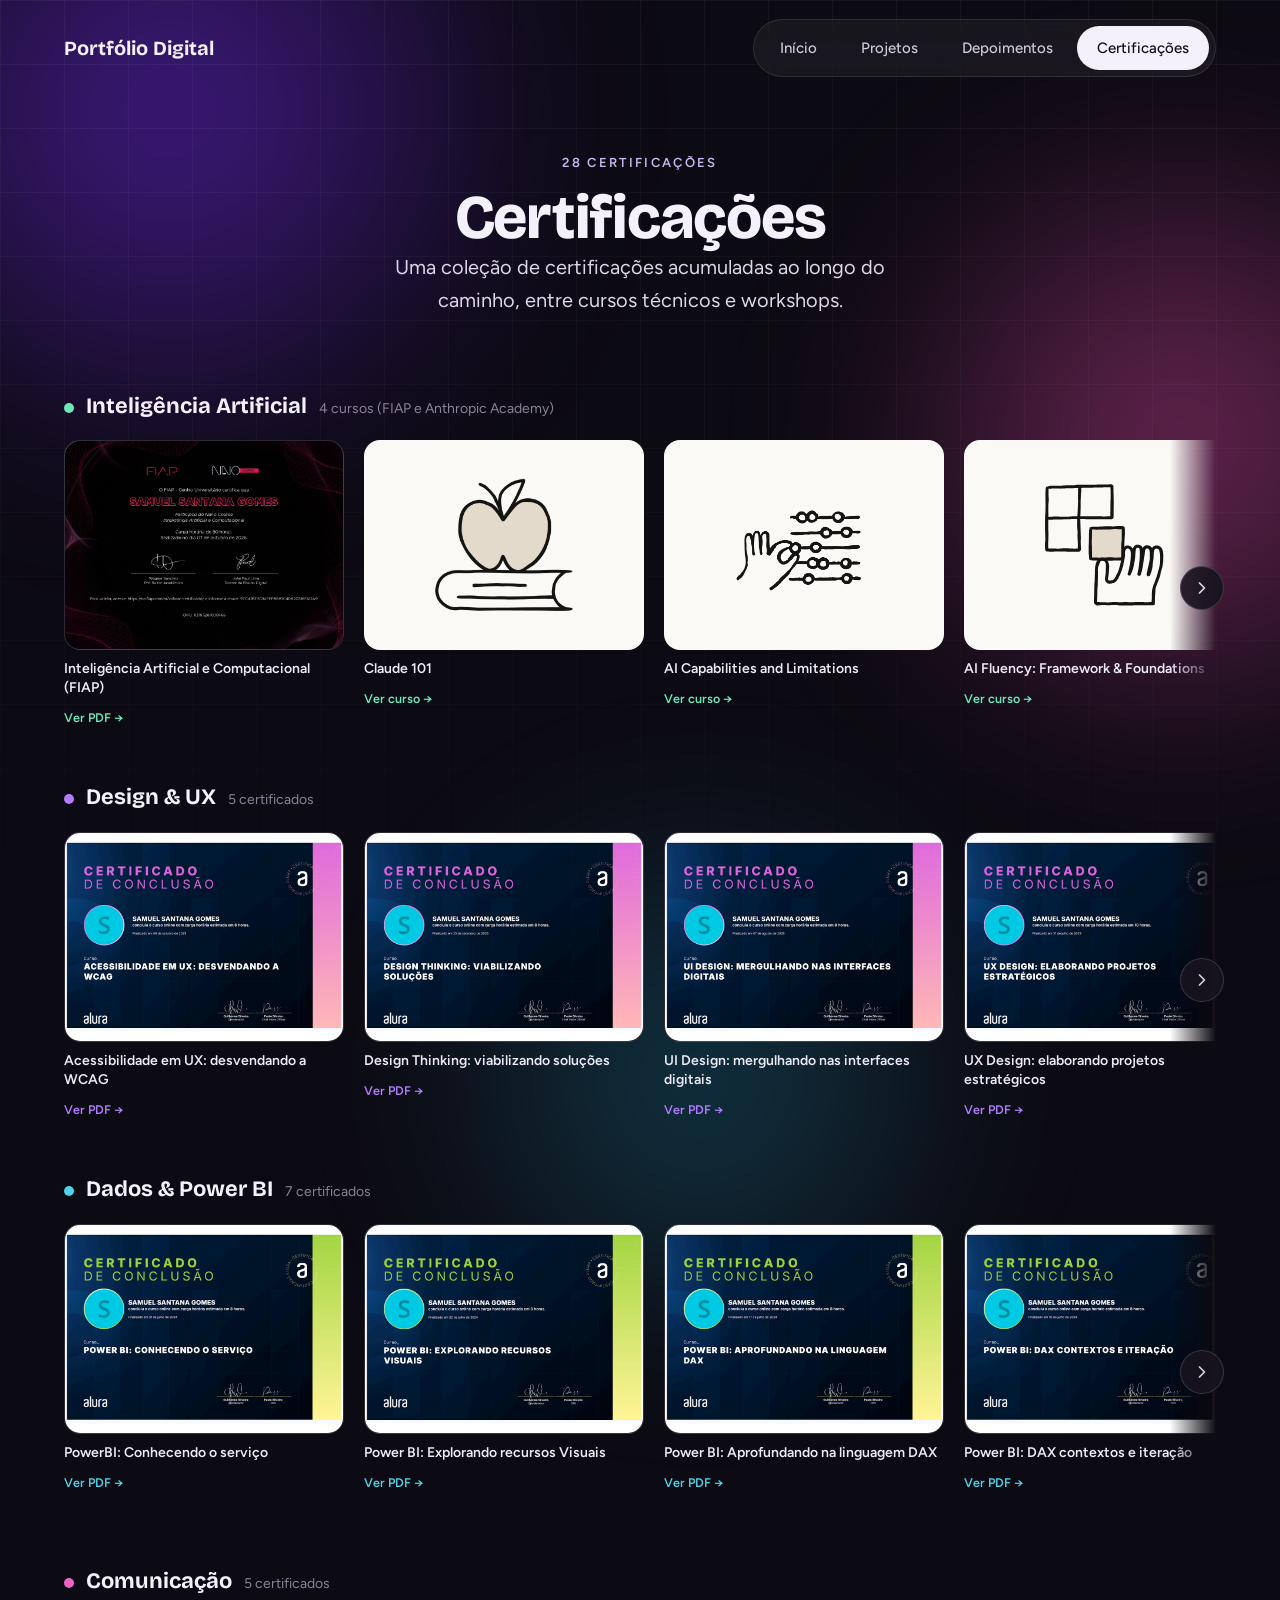
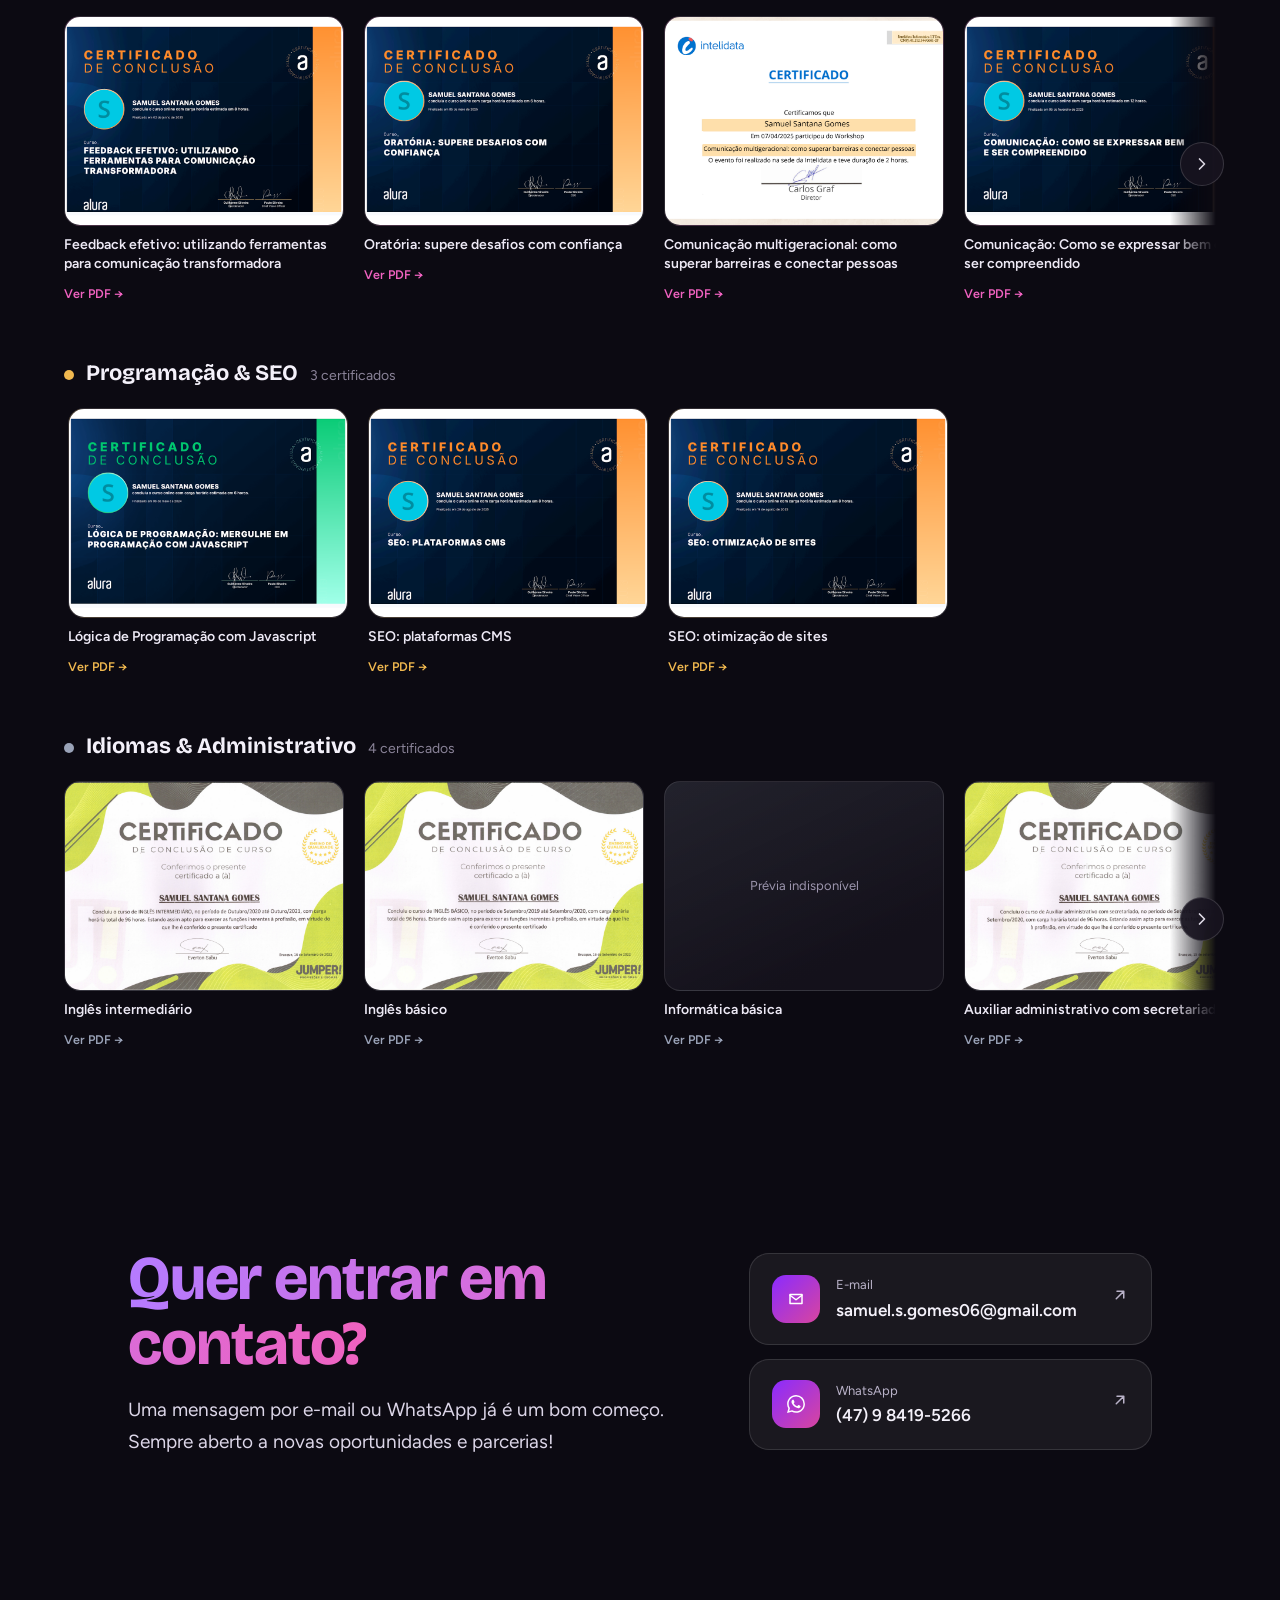
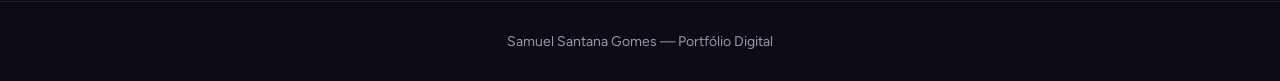
<file: certificacoes.html>
<!DOCTYPE html>
<html lang="pt-BR">
<head>
<meta charset="UTF-8">
<meta name="viewport" content="width=device-width, initial-scale=1.0">
<title>Certificações — Portfólio Digital</title>
<meta name="description" content="Certificações em cursos técnicos e workshops de Samuel Santana Gomes.">
<link rel="preconnect" href="https://fonts.googleapis.com">
<link rel="preconnect" href="https://fonts.gstatic.com" crossorigin>
<link href="https://fonts.googleapis.com/css2?family=Bricolage+Grotesque:opsz,wght@12..96,500..800&family=Figtree:wght@400;500;600;700&display=swap" rel="stylesheet">
<link rel="stylesheet" href="assets/css/style.css">
<link rel="stylesheet" href="assets/css/home.css">
</head>
<body>

<div id="hb-page">
<div class="hb-aurora" aria-hidden="true">
  <span class="hb-blob hb-b1"></span>
  <span class="hb-blob hb-b2"></span>
  <span class="hb-blob hb-b3"></span>
</div>
<div class="hb-gridbg" aria-hidden="true"></div>

<header class="hb-wrap hb-nav">
  <a class="hb-brand" href="index.html">Portfólio Digital</a>
  <nav class="hb-links" aria-label="Principal">
    <a href="index.html">Início</a>
    <a href="projetos.html">Projetos</a>
    <a href="depoimentos.html">Depoimentos</a>
    <a class="hb-cur" href="certificacoes.html" aria-current="page">Certificações</a>
  </nav>
</header>

<section class="hb-wrap hb-sec" style="padding-top:56px">
  <div class="hb-sec-head hb-sec-head--center">
    <span class="hb-kicker">28 certificações</span>
    <h1 class="hb-h2">Certificações</h1>
    <p class="hb-s-text hb-lede">Uma coleção de certificações acumuladas ao longo do caminho, entre cursos técnicos e workshops.</p>
  </div>
</section>

<section class="hb-wrap hb-sec" style="padding-top:48px">
  <div class="hb-shelves">

    <div class="hb-shelf hb-shelf--ia">
      <div class="hb-shelf-head">
        <span class="hb-shelf-dot"></span>
        <h2 class="hb-shelf-title">Inteligência Artificial</h2>
        <span class="hb-shelf-count">4 cursos (FIAP e Anthropic Academy)</span>
      </div>
      <div class="hb-shelf-scroll">
        <button class="hb-shelf-arrow hb-shelf-arrow--prev" type="button" aria-label="Ver certificados anteriores"><svg class="hb-ic" viewBox="0 0 24 24" aria-hidden="true"><path d="M15 6l-6 6 6 6"></path></svg></button>
        <div class="hb-shelf-row">
        <a class="hb-cert" href="assets/certs/fiap-inteligencia-artificial-computacional.pdf" target="_blank" rel="noopener"><span class="hb-cert-media"><img src="assets/img/certs/fiap-ia-computacional.jpg" alt="Certificado: Inteligência Artificial e Computacional (FIAP Nano Course)" loading="lazy"></span><span class="hb-cert-name">Inteligência Artificial e Computacional (FIAP)</span><span class="hb-cert-cta">Ver PDF →</span></a>
        <a class="hb-cert" href="https://anthropic.skilljar.com/claude-101" target="_blank" rel="noopener">
          <span class="hb-cert-media hb-cert-media--icon"><img src="assets/img/certs/anthropic-claude-101.png" alt="Ícone do curso Claude 101" loading="lazy"></span>
          <span class="hb-cert-name">Claude 101</span>
          <span class="hb-cert-cta">Ver curso →</span>
        </a>
        <a class="hb-cert" href="https://anthropic.skilljar.com/ai-capabilities-and-limitations" target="_blank" rel="noopener">
          <span class="hb-cert-media hb-cert-media--icon"><img src="assets/img/certs/anthropic-ai-capabilities-limitations.png" alt="Ícone do curso AI Capabilities and Limitations" loading="lazy"></span>
          <span class="hb-cert-name">AI Capabilities and Limitations</span>
          <span class="hb-cert-cta">Ver curso →</span>
        </a>
        <a class="hb-cert" href="https://anthropic.skilljar.com/ai-fluency-framework-foundations" target="_blank" rel="noopener">
          <span class="hb-cert-media hb-cert-media--icon"><img src="assets/img/certs/anthropic-ai-fluency-framework.svg" alt="Ícone do curso AI Fluency: Framework & Foundations" loading="lazy"></span>
          <span class="hb-cert-name">AI Fluency: Framework &amp; Foundations</span>
          <span class="hb-cert-cta">Ver curso →</span>
        </a>
        </div>
        <button class="hb-shelf-arrow hb-shelf-arrow--next" type="button" aria-label="Ver mais certificados"><svg class="hb-ic" viewBox="0 0 24 24" aria-hidden="true"><path d="M9 6l6 6-6 6"></path></svg></button>
      </div>
    </div>

    <div class="hb-shelf hb-shelf--uxdesign">
      <div class="hb-shelf-head">
        <span class="hb-shelf-dot"></span>
        <h2 class="hb-shelf-title">Design &amp; UX</h2>
        <span class="hb-shelf-count">5 certificados</span>
      </div>
      <div class="hb-shelf-scroll">
        <button class="hb-shelf-arrow hb-shelf-arrow--prev" type="button" aria-label="Ver certificados anteriores"><svg class="hb-ic" viewBox="0 0 24 24" aria-hidden="true"><path d="M15 6l-6 6 6 6"></path></svg></button>
        <div class="hb-shelf-row">
        <a class="hb-cert" href="https://drive.google.com/file/d/1XVOuWkw3SdmmSyRazUuvujLhz6NEykOu/view?usp=sharing" target="_blank" rel="noopener"><span class="hb-cert-media"><img src="assets/img/certs/acessibilidade-ux-wcag.jpg" alt="Certificado: Acessibilidade em UX: desvendando a WCAG" loading="lazy"></span><span class="hb-cert-name">Acessibilidade em UX: desvendando a WCAG</span><span class="hb-cert-cta">Ver PDF →</span></a>
        <a class="hb-cert" href="https://drive.google.com/file/d/1dlTFD_45qVA0-ZNav__cpzA9CO3Cn-8l/view?usp=sharing" target="_blank" rel="noopener"><span class="hb-cert-media"><img src="assets/img/certs/design-thinking.jpg" alt="Certificado: Design Thinking: viabilizando soluções" loading="lazy"></span><span class="hb-cert-name">Design Thinking: viabilizando soluções</span><span class="hb-cert-cta">Ver PDF →</span></a>
        <a class="hb-cert" href="https://drive.google.com/file/d/1b-hQFSbKcjAVkqySWN8Uq-KLGPSdQxcK/view?usp=sharing" target="_blank" rel="noopener"><span class="hb-cert-media"><img src="assets/img/certs/ui-design-interfaces.jpg" alt="Certificado: UI Design: mergulhando nas interfaces digitais" loading="lazy"></span><span class="hb-cert-name">UI Design: mergulhando nas interfaces digitais</span><span class="hb-cert-cta">Ver PDF →</span></a>
        <a class="hb-cert" href="https://drive.google.com/file/d/1I0srji8g1BIDlpSF_AskSmIrG_IpAGEq/view?usp=sharing" target="_blank" rel="noopener"><span class="hb-cert-media"><img src="assets/img/certs/ux-design-projetos-estrategicos.jpg" alt="Certificado: UX Design: elaborando projetos estratégicos" loading="lazy"></span><span class="hb-cert-name">UX Design: elaborando projetos estratégicos</span><span class="hb-cert-cta">Ver PDF →</span></a>
        <a class="hb-cert" href="https://drive.google.com/file/d/1bR9grkjwMkxfMESKGBizK0VdRDJf0xvK/view?usp=sharing" target="_blank" rel="noopener"><span class="hb-cert-media"><img src="assets/img/certs/ux-design-area-ux.jpg" alt="Certificado: UX Design: Entenda a área da User Experience" loading="lazy"></span><span class="hb-cert-name">UX Design: Entenda a área da User Experience</span><span class="hb-cert-cta">Ver PDF →</span></a>
        </div>
        <button class="hb-shelf-arrow hb-shelf-arrow--next" type="button" aria-label="Ver mais certificados"><svg class="hb-ic" viewBox="0 0 24 24" aria-hidden="true"><path d="M9 6l6 6-6 6"></path></svg></button>
      </div>
    </div>

    <div class="hb-shelf hb-shelf--dados">
      <div class="hb-shelf-head">
        <span class="hb-shelf-dot"></span>
        <h2 class="hb-shelf-title">Dados &amp; Power BI</h2>
        <span class="hb-shelf-count">7 certificados</span>
      </div>
      <div class="hb-shelf-scroll">
        <button class="hb-shelf-arrow hb-shelf-arrow--prev" type="button" aria-label="Ver certificados anteriores"><svg class="hb-ic" viewBox="0 0 24 24" aria-hidden="true"><path d="M15 6l-6 6 6 6"></path></svg></button>
        <div class="hb-shelf-row">
        <a class="hb-cert" href="https://drive.google.com/file/d/1XUUeYXYi214lWcJ52SIWcOzM3ootbb_O/view?usp=sharing" target="_blank" rel="noopener"><span class="hb-cert-media"><img src="assets/img/certs/powerbi-conhecendo-servico.jpg" alt="Certificado: PowerBI: Conhecendo o serviço" loading="lazy"></span><span class="hb-cert-name">PowerBI: Conhecendo o serviço</span><span class="hb-cert-cta">Ver PDF →</span></a>
        <a class="hb-cert" href="https://drive.google.com/file/d/1q_LqLXwaTCadAuF8vHSNAoN-4Ki92iZp/view?usp=sharing" target="_blank" rel="noopener"><span class="hb-cert-media"><img src="assets/img/certs/powerbi-recursos-visuais.jpg" alt="Certificado: Power BI: Explorando recursos Visuais" loading="lazy"></span><span class="hb-cert-name">Power BI: Explorando recursos Visuais</span><span class="hb-cert-cta">Ver PDF →</span></a>
        <a class="hb-cert" href="https://drive.google.com/file/d/1h0xKbKb4yOjSSoUbaPqA6Q87z1a5nTLP/view?usp=sharing" target="_blank" rel="noopener"><span class="hb-cert-media"><img src="assets/img/certs/powerbi-dax-aprofundando.jpg" alt="Certificado: Power BI: Aprofundando na linguagem DAX" loading="lazy"></span><span class="hb-cert-name">Power BI: Aprofundando na linguagem DAX</span><span class="hb-cert-cta">Ver PDF →</span></a>
        <a class="hb-cert" href="https://drive.google.com/file/d/1dqcQBD45FZn1FgDKfKoaL8CJUcFGzurJ/view?usp=sharing" target="_blank" rel="noopener"><span class="hb-cert-media"><img src="assets/img/certs/powerbi-dax-contextos.jpg" alt="Certificado: Power BI: DAX contextos e iteração" loading="lazy"></span><span class="hb-cert-name">Power BI: DAX contextos e iteração</span><span class="hb-cert-cta">Ver PDF →</span></a>
        <a class="hb-cert" href="https://drive.google.com/file/d/18CjJZVotQdeIytUrD692-N5RV6dzFeW4/view?usp=sharing" target="_blank" rel="noopener"><span class="hb-cert-media"><img src="assets/img/certs/powerbi-power-query.jpg" alt="Certificado: Power BI Desktop: Tratamento de dados no Power Query" loading="lazy"></span><span class="hb-cert-name">Power BI Desktop: Tratamento de dados no Power Query</span><span class="hb-cert-cta">Ver PDF →</span></a>
        <a class="hb-cert" href="https://drive.google.com/file/d/1_bVm6W5adeNg3AwFYGyNnWWyDcLda32E/view?usp=sharing" target="_blank" rel="noopener"><span class="hb-cert-media"><img src="assets/img/certs/powerbi-dashboard-visualizando.jpg" alt="Certificado: Dashboard com Power BI: Visualizando dados" loading="lazy"></span><span class="hb-cert-name">Dashboard com Power BI: Visualizando dados</span><span class="hb-cert-cta">Ver PDF →</span></a>
        <a class="hb-cert" href="https://drive.google.com/file/d/1mnVpwd16FWJZm5khqKAUhDijFiqfnLIm/view?usp=sharing" target="_blank" rel="noopener"><span class="hb-cert-media"><img src="assets/img/certs/powerbi-primeiro-dashboard.jpg" alt="Certificado: Power BI Desktop: Construindo meu primeiro Dashboard" loading="lazy"></span><span class="hb-cert-name">Power BI Desktop: Construindo meu primeiro Dashboard</span><span class="hb-cert-cta">Ver PDF →</span></a>
        </div>
        <button class="hb-shelf-arrow hb-shelf-arrow--next" type="button" aria-label="Ver mais certificados"><svg class="hb-ic" viewBox="0 0 24 24" aria-hidden="true"><path d="M9 6l6 6-6 6"></path></svg></button>
      </div>
    </div>

    <div class="hb-shelf hb-shelf--comunicacao">
      <div class="hb-shelf-head">
        <span class="hb-shelf-dot"></span>
        <h2 class="hb-shelf-title">Comunicação</h2>
        <span class="hb-shelf-count">5 certificados</span>
      </div>
      <div class="hb-shelf-scroll">
        <button class="hb-shelf-arrow hb-shelf-arrow--prev" type="button" aria-label="Ver certificados anteriores"><svg class="hb-ic" viewBox="0 0 24 24" aria-hidden="true"><path d="M15 6l-6 6 6 6"></path></svg></button>
        <div class="hb-shelf-row">
        <a class="hb-cert" href="https://drive.google.com/file/d/1ZVme-Jfbf0q3NRXElNIVEABmQ40uHQgb/view?usp=sharing" target="_blank" rel="noopener"><span class="hb-cert-media"><img src="assets/img/certs/feedback-efetivo.jpg" alt="Certificado: Feedback efetivo: utilizando ferramentas para comunicação transformadora" loading="lazy"></span><span class="hb-cert-name">Feedback efetivo: utilizando ferramentas para comunicação transformadora</span><span class="hb-cert-cta">Ver PDF →</span></a>
        <a class="hb-cert" href="https://drive.google.com/file/d/1nVZivqfzQ8f9Gr0W-xf7c-6y1GLP-47Y/view?usp=sharing" target="_blank" rel="noopener"><span class="hb-cert-media"><img src="assets/img/certs/oratoria-desafios.jpg" alt="Certificado: Oratória: supere desafios com confiança" loading="lazy"></span><span class="hb-cert-name">Oratória: supere desafios com confiança</span><span class="hb-cert-cta">Ver PDF →</span></a>
        <a class="hb-cert" href="https://drive.google.com/file/d/1x5XTt2xPsufMzxB4M7iwb_uB0NPOmkza/view?usp=sharing" target="_blank" rel="noopener"><span class="hb-cert-media"><img src="assets/img/certs/comunicacao-multigeracional.jpg" alt="Certificado: Comunicação multigeracional: como superar barreiras e conectar pessoas" loading="lazy"></span><span class="hb-cert-name">Comunicação multigeracional: como superar barreiras e conectar pessoas</span><span class="hb-cert-cta">Ver PDF →</span></a>
        <a class="hb-cert" href="https://drive.google.com/file/d/10YpT01gJv94FBM5sW7MjjZQ7aB7gEOvS/view?usp=sharing" target="_blank" rel="noopener"><span class="hb-cert-media"><img src="assets/img/certs/comunicacao-expressar-bem.jpg" alt="Certificado: Comunicação: Como se expressar bem e ser compreendido" loading="lazy"></span><span class="hb-cert-name">Comunicação: Como se expressar bem e ser compreendido</span><span class="hb-cert-cta">Ver PDF →</span></a>
        <a class="hb-cert" href="https://drive.google.com/file/d/1pep7w8XxgmVLjsec8rfUlXG8TvSoZ189/view?usp=sharing" target="_blank" rel="noopener"><span class="hb-cert-media"><img src="assets/img/certs/falar-bem-publico.jpg" alt="Certificado: Como falar bem em público" loading="lazy"></span><span class="hb-cert-name">Como falar bem em público</span><span class="hb-cert-cta">Ver PDF →</span></a>
        </div>
        <button class="hb-shelf-arrow hb-shelf-arrow--next" type="button" aria-label="Ver mais certificados"><svg class="hb-ic" viewBox="0 0 24 24" aria-hidden="true"><path d="M9 6l6 6-6 6"></path></svg></button>
      </div>
    </div>

    <div class="hb-shelf hb-shelf--tech">
      <div class="hb-shelf-head">
        <span class="hb-shelf-dot"></span>
        <h2 class="hb-shelf-title">Programação &amp; SEO</h2>
        <span class="hb-shelf-count">3 certificados</span>
      </div>
      <div class="hb-shelf-scroll">
        <button class="hb-shelf-arrow hb-shelf-arrow--prev" type="button" aria-label="Ver certificados anteriores"><svg class="hb-ic" viewBox="0 0 24 24" aria-hidden="true"><path d="M15 6l-6 6 6 6"></path></svg></button>
        <div class="hb-shelf-row">
        <a class="hb-cert" href="https://drive.google.com/file/d/1L7akUvRW-MtUO5-PkLTM4IqIv5rcHuSl/view?usp=sharing" target="_blank" rel="noopener"><span class="hb-cert-media"><img src="assets/img/certs/logica-programacao-js.jpg" alt="Certificado: Lógica de Programação com Javascript" loading="lazy"></span><span class="hb-cert-name">Lógica de Programação com Javascript</span><span class="hb-cert-cta">Ver PDF →</span></a>
        <a class="hb-cert" href="https://drive.google.com/file/d/19QuMxC7HZKfsAMvvD7eU1w2K-a-LTVDZ/view?usp=sharing" target="_blank" rel="noopener"><span class="hb-cert-media"><img src="assets/img/certs/seo-plataformas-cms.jpg" alt="Certificado: SEO: plataformas CMS" loading="lazy"></span><span class="hb-cert-name">SEO: plataformas CMS</span><span class="hb-cert-cta">Ver PDF →</span></a>
        <a class="hb-cert" href="https://drive.google.com/file/d/1fPrkyZpxaDXbn-2j8269CPAu-XEMGYWQ/view?usp=sharing" target="_blank" rel="noopener"><span class="hb-cert-media"><img src="assets/img/certs/seo-otimizacao-sites.jpg" alt="Certificado: SEO: otimização de sites" loading="lazy"></span><span class="hb-cert-name">SEO: otimização de sites</span><span class="hb-cert-cta">Ver PDF →</span></a>
        </div>
        <button class="hb-shelf-arrow hb-shelf-arrow--next" type="button" aria-label="Ver mais certificados"><svg class="hb-ic" viewBox="0 0 24 24" aria-hidden="true"><path d="M9 6l6 6-6 6"></path></svg></button>
      </div>
    </div>

    <div class="hb-shelf hb-shelf--idiomas">
      <div class="hb-shelf-head">
        <span class="hb-shelf-dot"></span>
        <h2 class="hb-shelf-title">Idiomas &amp; Administrativo</h2>
        <span class="hb-shelf-count">4 certificados</span>
      </div>
      <div class="hb-shelf-scroll">
        <button class="hb-shelf-arrow hb-shelf-arrow--prev" type="button" aria-label="Ver certificados anteriores"><svg class="hb-ic" viewBox="0 0 24 24" aria-hidden="true"><path d="M15 6l-6 6 6 6"></path></svg></button>
        <div class="hb-shelf-row">
        <a class="hb-cert" href="https://drive.google.com/file/d/1fcUOR64ywBRS-wzQNKchPwMqjxr-e2K4/view?usp=sharing" target="_blank" rel="noopener"><span class="hb-cert-media"><img src="assets/img/certs/ingles-intermediario.jpg" alt="Certificado: Inglês intermediário" loading="lazy"></span><span class="hb-cert-name">Inglês intermediário</span><span class="hb-cert-cta">Ver PDF →</span></a>
        <a class="hb-cert" href="https://drive.google.com/file/d/1G5ytqZYSsdQKS-YG9GQWrFkZQ6C0Ve-O/view?usp=sharing" target="_blank" rel="noopener"><span class="hb-cert-media"><img src="assets/img/certs/ingles-basico.jpg" alt="Certificado: Inglês básico" loading="lazy"></span><span class="hb-cert-name">Inglês básico</span><span class="hb-cert-cta">Ver PDF →</span></a>
        <a class="hb-cert" href="https://drive.google.com/file/d/1HQzPXLiOXpOBGxOntHOSrqWDSDMPQr32/view?usp=drive_link" target="_blank" rel="noopener"><span class="hb-cert-media hb-cert-media--placeholder">Prévia indisponível</span><span class="hb-cert-name">Informática básica</span><span class="hb-cert-cta">Ver PDF →</span></a>
        <a class="hb-cert" href="https://drive.google.com/file/d/1_Gm2T4Th7HA1CJI_YhzkGVmo0SAVFqke/view?usp=sharing" target="_blank" rel="noopener"><span class="hb-cert-media"><img src="assets/img/certs/auxiliar-administrativo.jpg" alt="Certificado: Auxiliar administrativo com secretariado" loading="lazy"></span><span class="hb-cert-name">Auxiliar administrativo com secretariado</span><span class="hb-cert-cta">Ver PDF →</span></a>
        </div>
        <button class="hb-shelf-arrow hb-shelf-arrow--next" type="button" aria-label="Ver mais certificados"><svg class="hb-ic" viewBox="0 0 24 24" aria-hidden="true"><path d="M9 6l6 6-6 6"></path></svg></button>
      </div>
    </div>

  </div>
</section>

<section class="hb-wrap hb-contact">
  <div class="hb-tile hb-ctile2">
    <div class="hb-left">
      <h2 class="hb-h2"><span class="hb-grad">Quer entrar em contato?</span></h2>
      <p>Uma mensagem por e-mail ou WhatsApp já é um bom começo.<br>Sempre aberto a novas oportunidades e parcerias!</p>
    </div>
    <div class="hb-right">
      <a class="hb-clink" href="mailto:samuel.s.gomes06@gmail.com">
        <span class="hb-ico"><svg class="hb-ic" viewBox="0 0 24 24" aria-hidden="true"><path d="M4 6h16v12H4z"></path><path d="M4 7l8 6 8-6"></path></svg></span>
        <span><small>E-mail</small><b>samuel.s.gomes06@gmail.com</b></span>
        <span class="hb-go"><svg class="hb-ic" viewBox="0 0 24 24" aria-hidden="true"><path d="M7 17L17 7M8 7h9v9"></path></svg></span>
      </a>
      <a class="hb-clink" href="https://wa.me/5547984195266" target="_blank" rel="noopener">
        <span class="hb-ico"><svg class="hb-ic hb-ic--wa" viewBox="0 0 24 24" aria-hidden="true"><path d="M17.472 14.382c-.297-.149-1.758-.867-2.03-.967-.273-.099-.471-.148-.67.15-.197.297-.767.966-.94 1.164-.173.199-.347.223-.644.075-.297-.15-1.255-.463-2.39-1.475-.883-.788-1.48-1.761-1.653-2.059-.173-.297-.018-.458.13-.606.134-.133.298-.347.446-.52.149-.174.198-.298.298-.497.099-.198.05-.371-.025-.52-.075-.149-.669-1.612-.916-2.207-.242-.579-.487-.5-.669-.51-.173-.008-.372-.01-.571-.01-.198 0-.52.074-.792.372-.272.297-1.04 1.016-1.04 2.479 0 1.462 1.065 2.875 1.213 3.074.149.198 2.096 3.2 5.077 4.487.709.306 1.262.489 1.694.625.712.227 1.36.195 1.871.118.571-.085 1.758-.719 2.006-1.413.248-.694.248-1.289.173-1.413-.074-.124-.272-.198-.57-.347m-5.421 7.403h-.004a9.87 9.87 0 0 1-5.031-1.378l-.361-.214-3.741.982.998-3.648-.235-.374a9.86 9.86 0 0 1-1.51-5.26c.001-5.45 4.436-9.884 9.888-9.884 2.64 0 5.122 1.03 6.988 2.898a9.825 9.825 0 0 1 2.893 6.994c-.003 5.45-4.437 9.884-9.885 9.884m8.413-18.297A11.815 11.815 0 0 0 12.05 0C5.495 0 .16 5.335.157 11.892c0 2.096.547 4.142 1.588 5.945L.057 24l6.305-1.654a11.882 11.882 0 0 0 5.683 1.448h.005c6.554 0 11.89-5.335 11.893-11.893a11.821 11.821 0 0 0-3.48-8.413"></path></svg></span>
        <span><small>WhatsApp</small><b>(47) 9 8419-5266</b></span>
        <span class="hb-go"><svg class="hb-ic" viewBox="0 0 24 24" aria-hidden="true"><path d="M7 17L17 7M8 7h9v9"></path></svg></span>
      </a>
    </div>
  </div>
</section>

<footer class="hb-foot">Samuel Santana Gomes — Portfólio Digital</footer>
</div>

<script src="assets/js/home.js"></script>
</body>
</html>
</file>
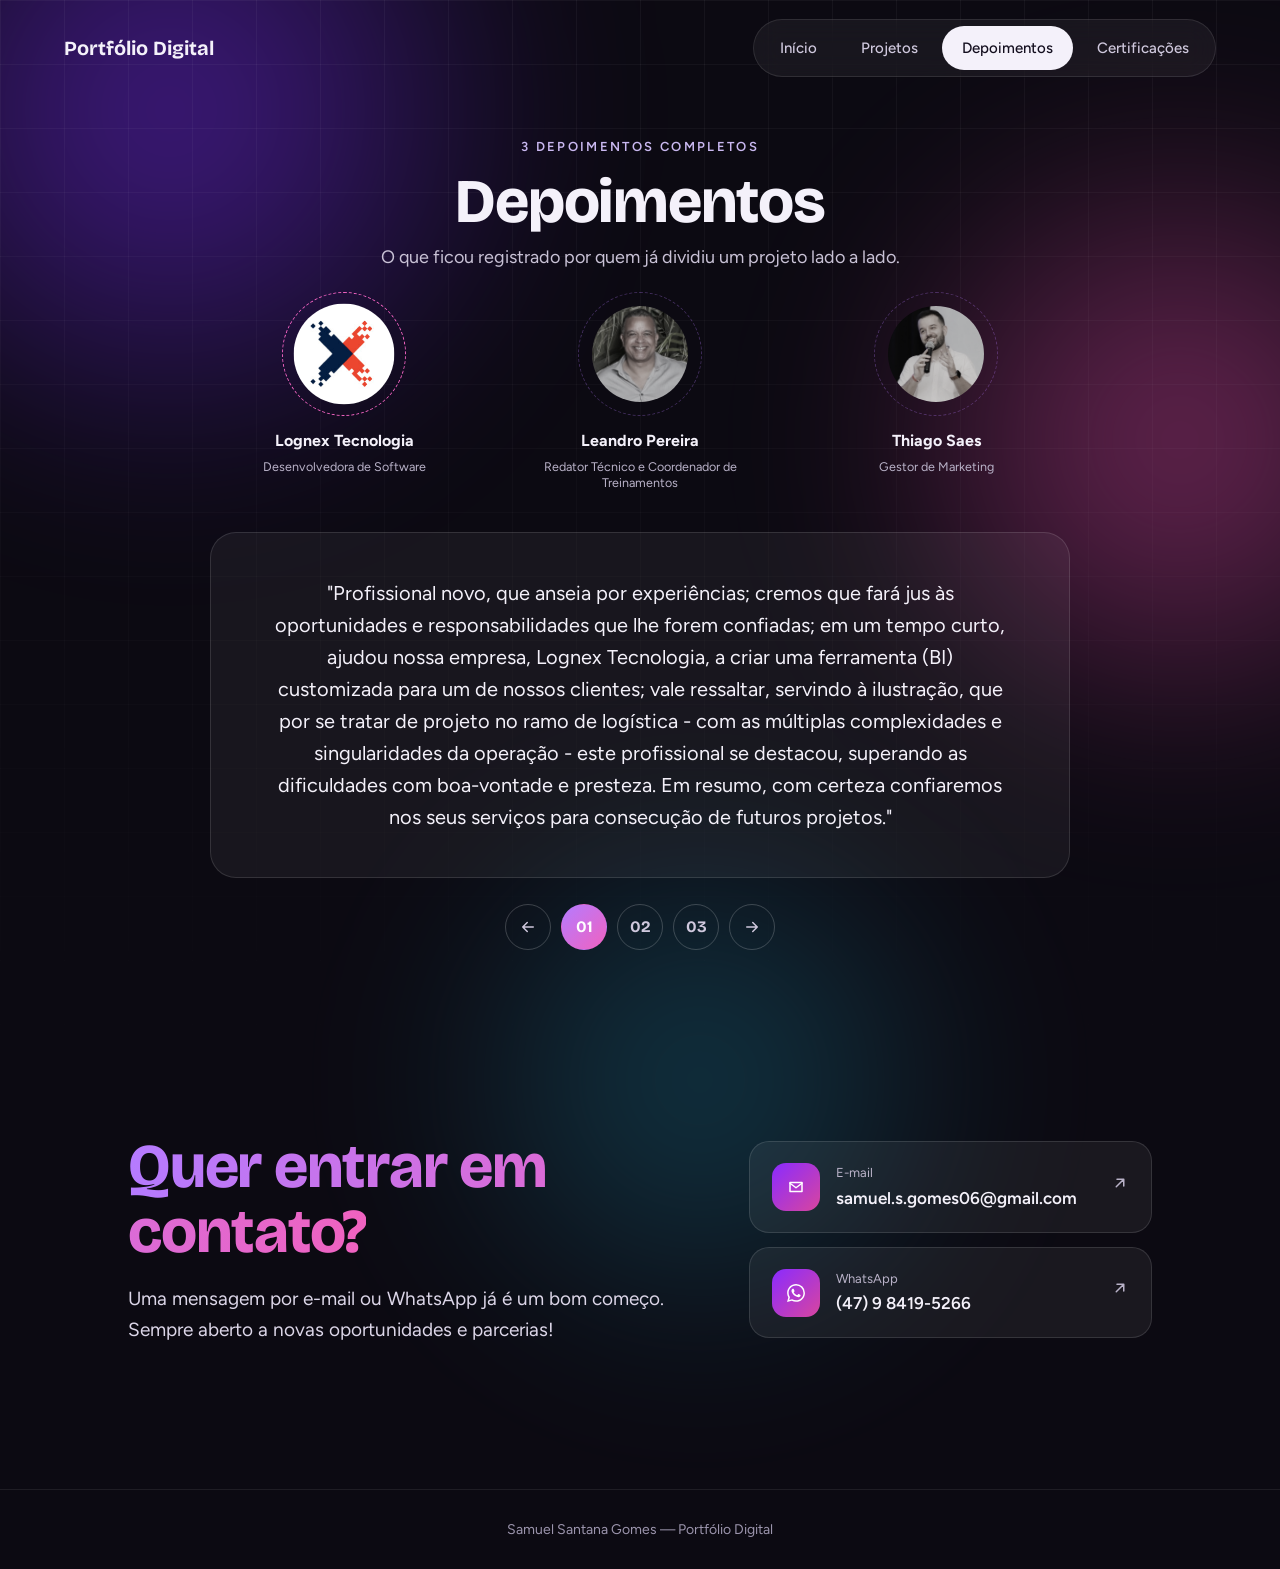
<file: depoimentos.html>
<!DOCTYPE html>
<html lang="pt-BR">
<head>
<meta charset="UTF-8">
<meta name="viewport" content="width=device-width, initial-scale=1.0">
<title>Depoimentos — Portfólio Digital</title>
<meta name="description" content="Depoimentos de clientes e colegas que já trabalharam com Samuel Santana Gomes.">
<link rel="preconnect" href="https://fonts.googleapis.com">
<link rel="preconnect" href="https://fonts.gstatic.com" crossorigin>
<link href="https://fonts.googleapis.com/css2?family=Bricolage+Grotesque:opsz,wght@12..96,500..800&family=Figtree:wght@400;500;600;700&display=swap" rel="stylesheet">
<link rel="stylesheet" href="assets/css/style.css">
<link rel="stylesheet" href="assets/css/home.css">
</head>
<body>

<div id="hb-page">
<div class="hb-aurora" aria-hidden="true">
  <span class="hb-blob hb-b1"></span>
  <span class="hb-blob hb-b2"></span>
  <span class="hb-blob hb-b3"></span>
</div>
<div class="hb-gridbg" aria-hidden="true"></div>

<header class="hb-wrap hb-nav">
  <a class="hb-brand" href="index.html">Portfólio Digital</a>
  <nav class="hb-links" aria-label="Principal">
    <a href="index.html">Início</a>
    <a href="projetos.html">Projetos</a>
    <a class="hb-cur" href="depoimentos.html" aria-current="page">Depoimentos</a>
    <a href="certificacoes.html">Certificações</a>
  </nav>
</header>

<section class="hb-wrap hb-sec" style="padding-top:40px">
  <div class="hb-sec-head hb-sec-head--center">
    <span class="hb-kicker">3 depoimentos completos</span>
    <h1 class="hb-h2">Depoimentos</h1>
    <p class="hb-sec-sub">O que ficou registrado por quem já dividiu um projeto lado a lado.</p>
  </div>

  <div class="hb-tsel hb-tsel--hero">
    <button class="hb-tav is-on" type="button" data-test="0">
      <span class="hb-tav-ring"><img class="hb-tav-av" src="assets/img/depoimento-lognex.jpeg" alt="Lognex Tecnologia" width="96" height="96"></span>
      <b>Lognex Tecnologia</b>
      <small>Desenvolvedora de Software</small>
    </button>
    <button class="hb-tav" type="button" data-test="1">
      <span class="hb-tav-ring"><img class="hb-tav-av" src="assets/img/depoimento-leandro.jpeg" alt="Leandro Pereira" width="96" height="96"></span>
      <b>Leandro Pereira</b>
      <small>Redator Técnico e Coordenador de Treinamentos</small>
    </button>
    <button class="hb-tav" type="button" data-test="2">
      <span class="hb-tav-ring"><img class="hb-tav-av" src="assets/img/depoimento-thiago.jpeg" alt="Thiago Saes" width="96" height="96"></span>
      <b>Thiago Saes</b>
      <small>Gestor de Marketing</small>
    </button>
  </div>

  <div class="hb-qbox hb-qbox--hero">
    <blockquote data-test-panel="0">"Profissional novo, que anseia por experiências; cremos que fará jus às oportunidades e responsabilidades que lhe forem confiadas; em um tempo curto, ajudou nossa empresa, Lognex Tecnologia, a criar uma ferramenta (BI) customizada para um de nossos clientes; vale ressaltar, servindo à ilustração, que por se tratar de projeto no ramo de logística - com as múltiplas complexidades e singularidades da operação - este profissional se destacou, superando as dificuldades com boa-vontade e presteza. Em resumo, com certeza confiaremos nos seus serviços para consecução de futuros projetos."</blockquote>
    <blockquote data-test-panel="1" hidden>"O Samuel é, sem dúvida, um dos jovens profissionais mais promissores com os quais trabalho. Ele se destaca pela curiosidade intelectual, autonomia de ações, maturidade profissional e disposição para aprender. Demonstra sempre um grande compromisso com os projetos, mantendo o foco em soluções eficientes, sem perder a capacidade de compreender o panorama geral. Samuel não se contenta apenas em executar tarefas; ele busca a melhor forma de resolver os problemas, oferecendo alternativas e avaliando prós e contras de cada opção. Sua habilidade de comunicação e o espírito colaborativo o tornam um membro valioso em qualquer equipe, inclusive em grupos multidisciplinares. Sem dúvida, ele é o tipo de profissional que faz a diferença e se destaca em qualquer ambiente de trabalho."</blockquote>
    <blockquote data-test-panel="2" hidden>"O Samuel é um profissional que faz diferença no dia a dia do time de marketing. Sempre muito comprometido e focado, busca soluções técnicas com agilidade e está constantemente se atualizando para entregar o melhor resultado. Atua na parte técnica do time, sendo responsável pelo desenvolvimento e manutenção de sites, criação de Landing Pages, Dashboards, otimizações e produção de conteúdos técnicos. Além da parte técnica, é alguém que trabalha bem em equipe, contribui para um ambiente positivo e está sempre disposto a evoluir."</blockquote>
  </div>

  <div class="hb-qctrl">
    <button class="hb-qarrow" type="button" id="hb-q-prev" aria-label="Depoimento anterior">
      <svg class="hb-ic" viewBox="0 0 24 24" aria-hidden="true"><path d="M19 12H5M11 6l-6 6 6 6"></path></svg>
    </button>
    <button class="hb-qdot is-on" type="button" data-test="0" aria-label="Depoimento 1">01</button>
    <button class="hb-qdot" type="button" data-test="1" aria-label="Depoimento 2">02</button>
    <button class="hb-qdot" type="button" data-test="2" aria-label="Depoimento 3">03</button>
    <button class="hb-qarrow" type="button" id="hb-q-next" aria-label="Próximo depoimento">
      <svg class="hb-ic" viewBox="0 0 24 24" aria-hidden="true"><path d="M5 12h14M13 6l6 6-6 6"></path></svg>
    </button>
  </div>

</section>

<section class="hb-wrap hb-contact">
  <div class="hb-tile hb-ctile2">
    <div class="hb-left">
      <h2 class="hb-h2"><span class="hb-grad">Quer entrar em contato?</span></h2>
      <p>Uma mensagem por e-mail ou WhatsApp já é um bom começo.<br>Sempre aberto a novas oportunidades e parcerias!</p>
    </div>
    <div class="hb-right">
      <a class="hb-clink" href="mailto:samuel.s.gomes06@gmail.com">
        <span class="hb-ico"><svg class="hb-ic" viewBox="0 0 24 24" aria-hidden="true"><path d="M4 6h16v12H4z"></path><path d="M4 7l8 6 8-6"></path></svg></span>
        <span><small>E-mail</small><b>samuel.s.gomes06@gmail.com</b></span>
        <span class="hb-go"><svg class="hb-ic" viewBox="0 0 24 24" aria-hidden="true"><path d="M7 17L17 7M8 7h9v9"></path></svg></span>
      </a>
      <a class="hb-clink" href="https://wa.me/5547984195266" target="_blank" rel="noopener">
        <span class="hb-ico"><svg class="hb-ic hb-ic--wa" viewBox="0 0 24 24" aria-hidden="true"><path d="M17.472 14.382c-.297-.149-1.758-.867-2.03-.967-.273-.099-.471-.148-.67.15-.197.297-.767.966-.94 1.164-.173.199-.347.223-.644.075-.297-.15-1.255-.463-2.39-1.475-.883-.788-1.48-1.761-1.653-2.059-.173-.297-.018-.458.13-.606.134-.133.298-.347.446-.52.149-.174.198-.298.298-.497.099-.198.05-.371-.025-.52-.075-.149-.669-1.612-.916-2.207-.242-.579-.487-.5-.669-.51-.173-.008-.372-.01-.571-.01-.198 0-.52.074-.792.372-.272.297-1.04 1.016-1.04 2.479 0 1.462 1.065 2.875 1.213 3.074.149.198 2.096 3.2 5.077 4.487.709.306 1.262.489 1.694.625.712.227 1.36.195 1.871.118.571-.085 1.758-.719 2.006-1.413.248-.694.248-1.289.173-1.413-.074-.124-.272-.198-.57-.347m-5.421 7.403h-.004a9.87 9.87 0 0 1-5.031-1.378l-.361-.214-3.741.982.998-3.648-.235-.374a9.86 9.86 0 0 1-1.51-5.26c.001-5.45 4.436-9.884 9.888-9.884 2.64 0 5.122 1.03 6.988 2.898a9.825 9.825 0 0 1 2.893 6.994c-.003 5.45-4.437 9.884-9.885 9.884m8.413-18.297A11.815 11.815 0 0 0 12.05 0C5.495 0 .16 5.335.157 11.892c0 2.096.547 4.142 1.588 5.945L.057 24l6.305-1.654a11.882 11.882 0 0 0 5.683 1.448h.005c6.554 0 11.89-5.335 11.893-11.893a11.821 11.821 0 0 0-3.48-8.413"></path></svg></span>
        <span><small>WhatsApp</small><b>(47) 9 8419-5266</b></span>
        <span class="hb-go"><svg class="hb-ic" viewBox="0 0 24 24" aria-hidden="true"><path d="M7 17L17 7M8 7h9v9"></path></svg></span>
      </a>
    </div>
  </div>
</section>

<footer class="hb-foot">Samuel Santana Gomes — Portfólio Digital</footer>
</div>

<script src="assets/js/home.js"></script>
</body>
</html>
</file>
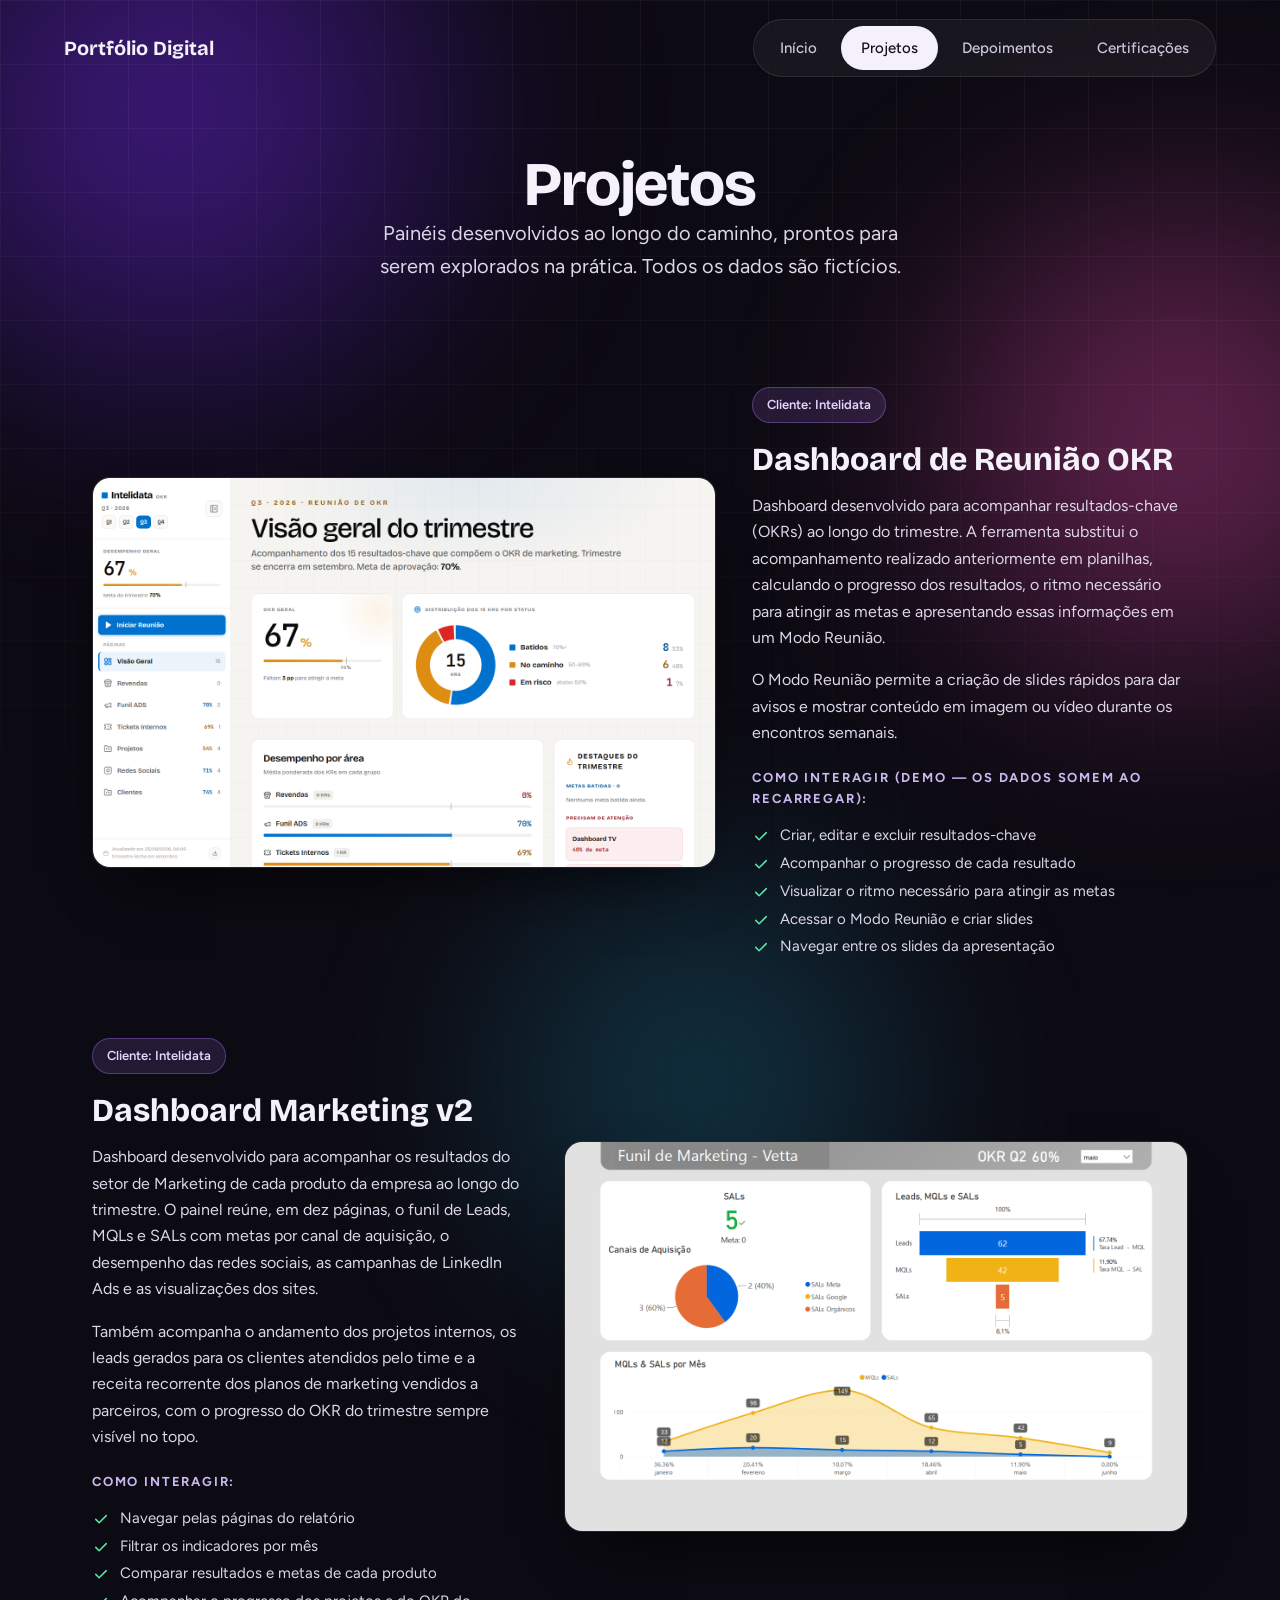
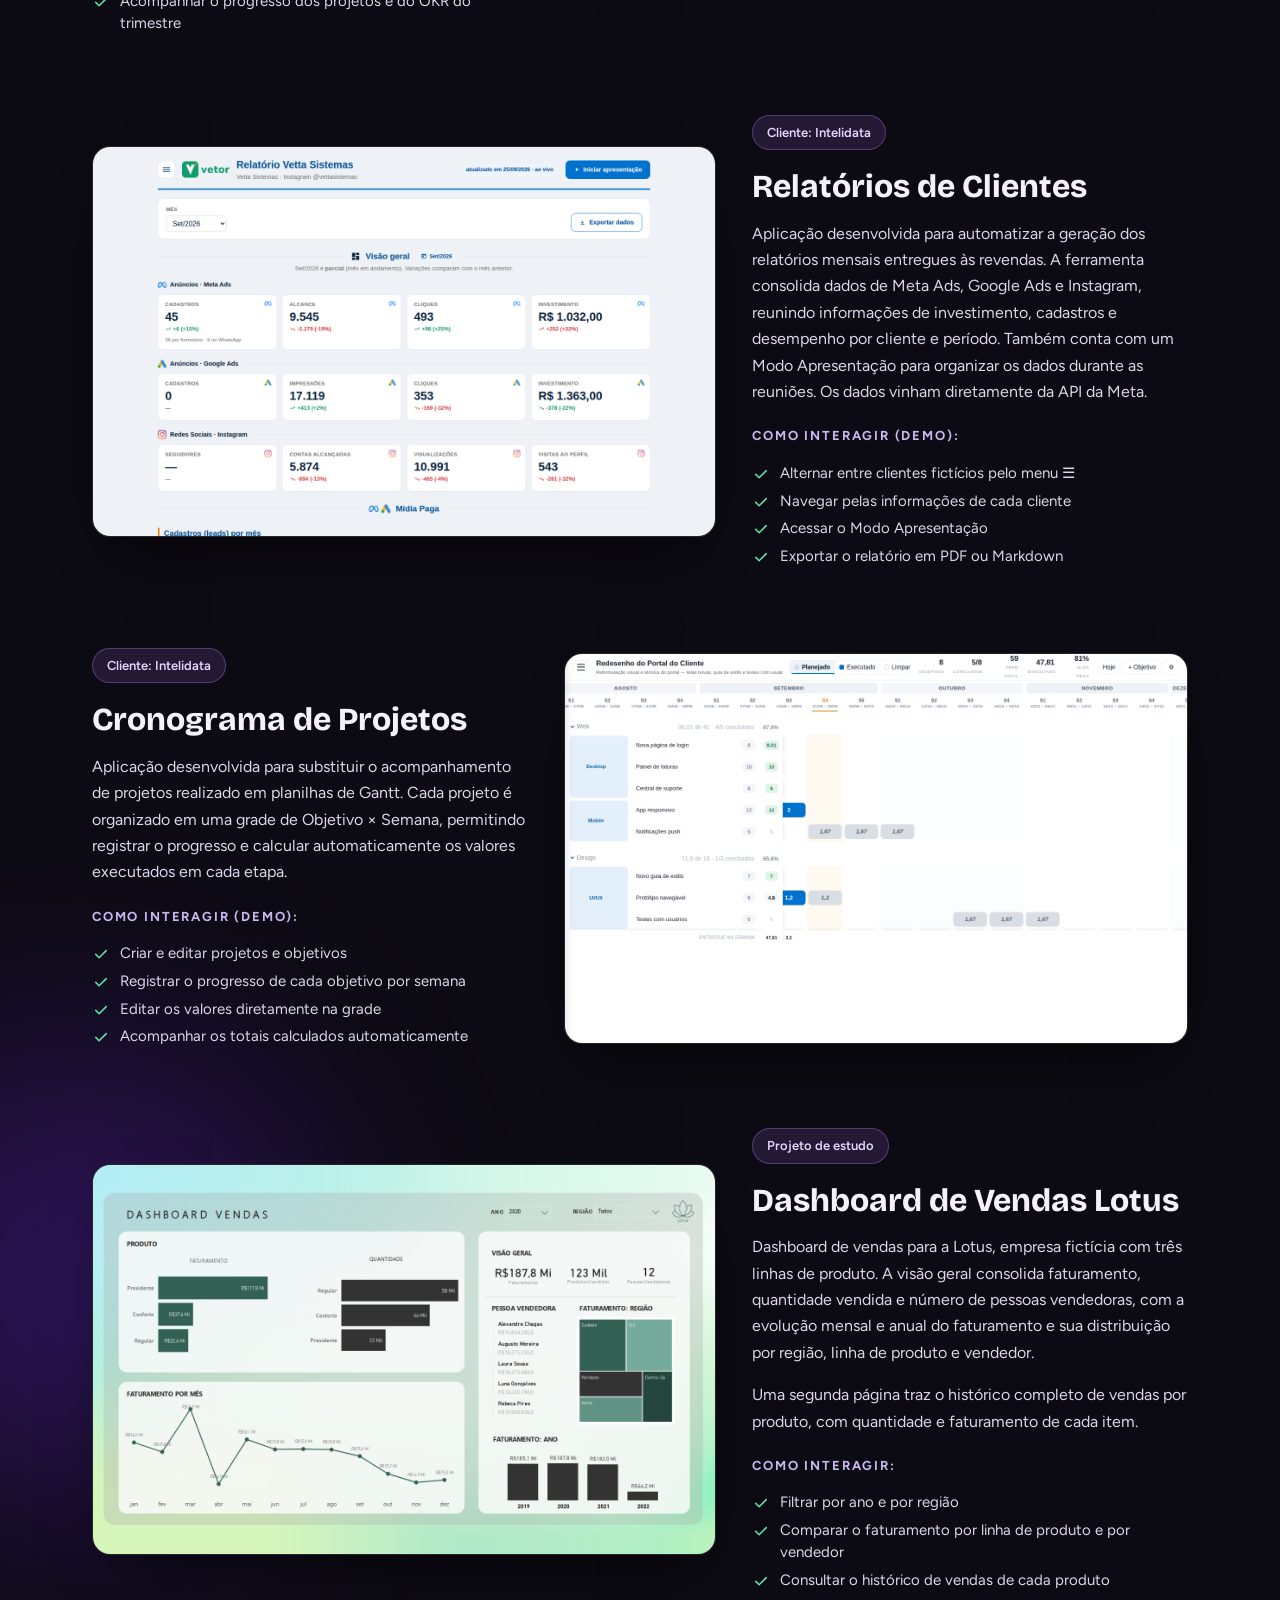
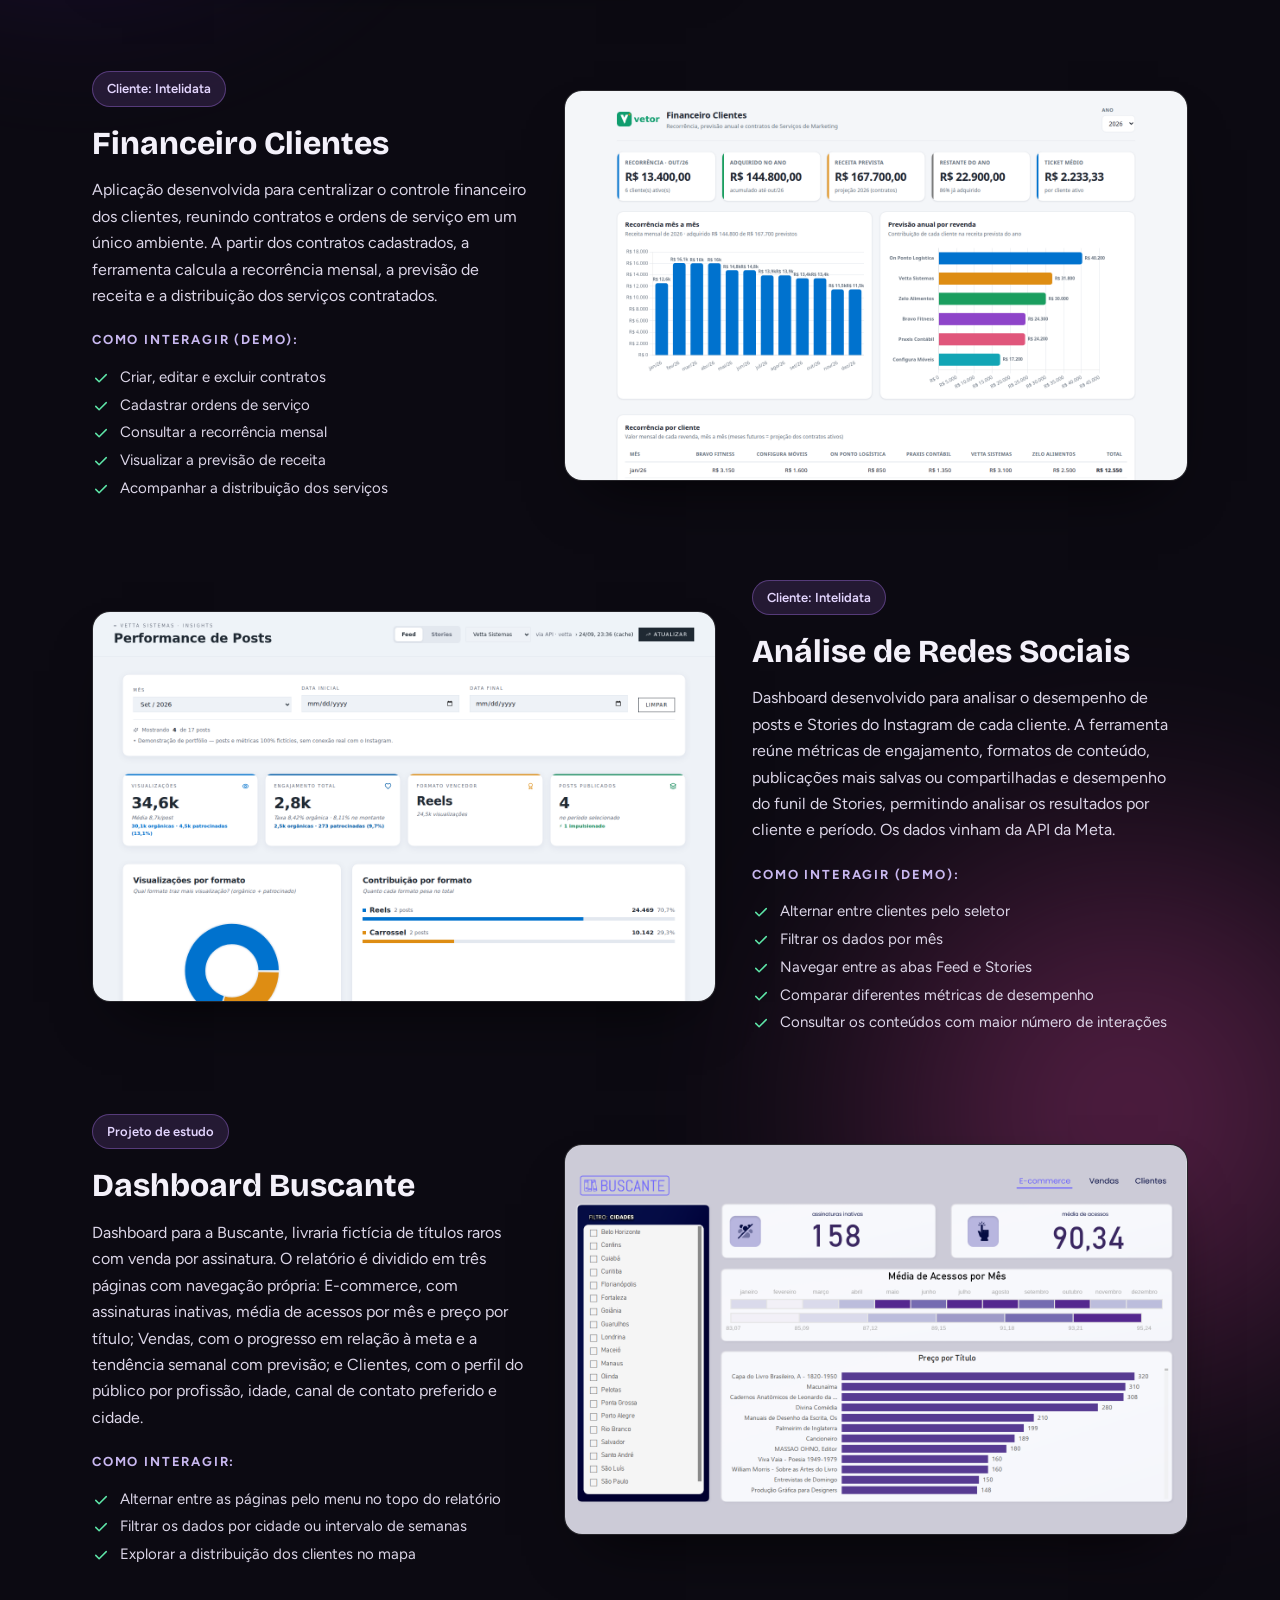
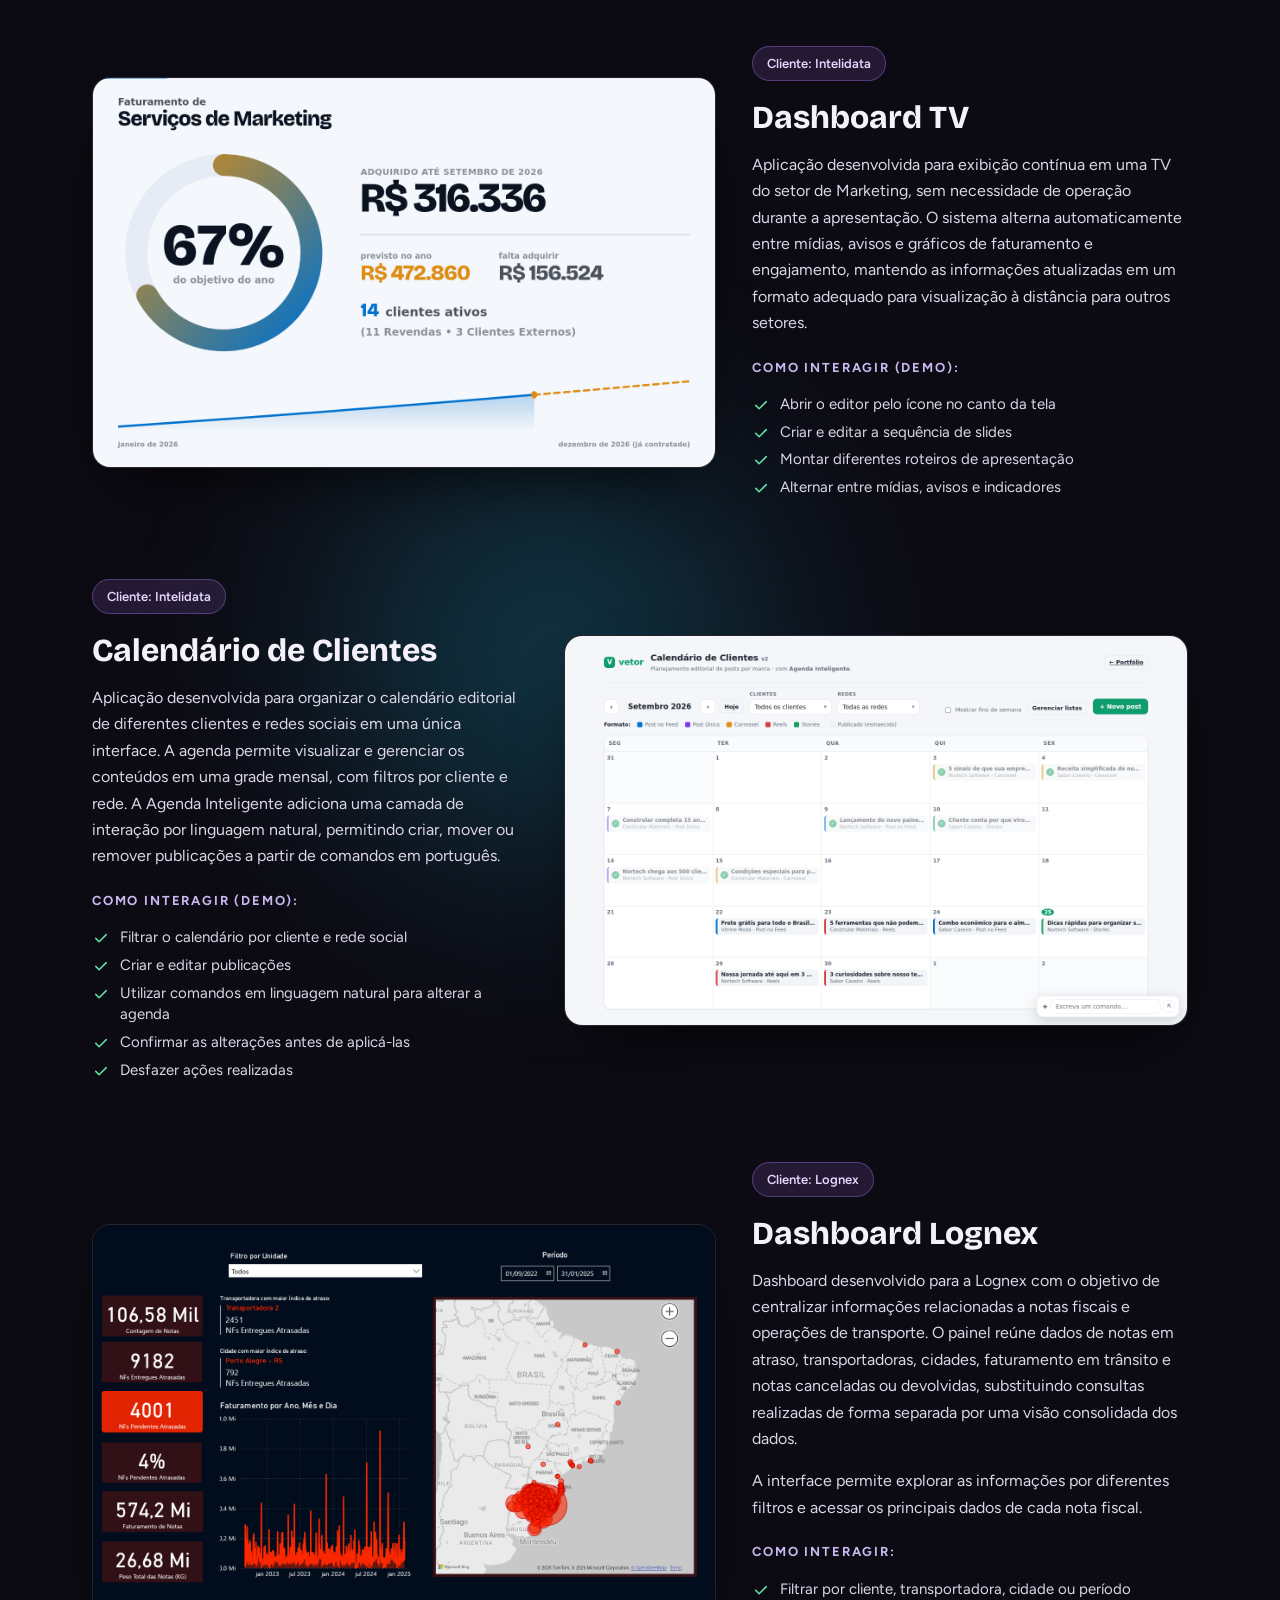
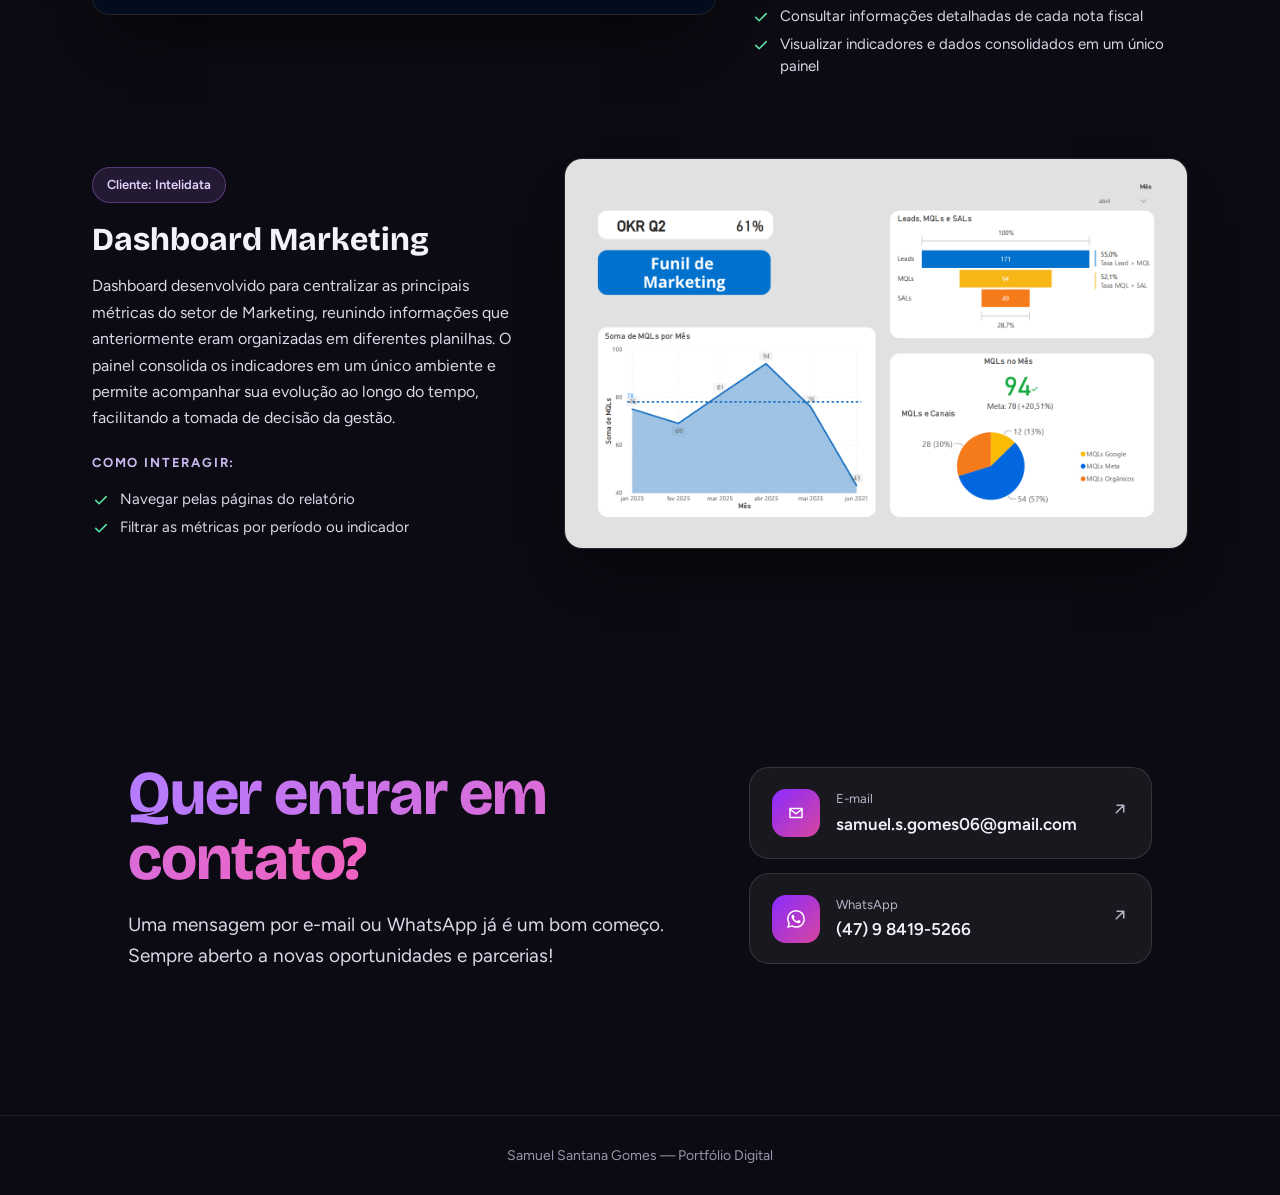
<file: projetos.html>
<!DOCTYPE html>
<html lang="pt-BR">
<head>
<meta charset="UTF-8">
<meta name="viewport" content="width=device-width, initial-scale=1.0">
<title>Projetos — Portfólio Digital</title>
<meta name="description" content="Dashboards desenvolvidos por Samuel Santana Gomes em Power BI e para a web.">
<link rel="preconnect" href="https://fonts.googleapis.com">
<link rel="preconnect" href="https://fonts.gstatic.com" crossorigin>
<link href="https://fonts.googleapis.com/css2?family=Bricolage+Grotesque:opsz,wght@12..96,500..800&family=Figtree:wght@400;500;600;700&display=swap" rel="stylesheet">
<link rel="stylesheet" href="assets/css/style.css">
<link rel="stylesheet" href="assets/css/home.css">
</head>
<body>

<div id="hb-page">
<div class="hb-aurora" aria-hidden="true">
  <span class="hb-blob hb-b1"></span>
  <span class="hb-blob hb-b2"></span>
  <span class="hb-blob hb-b3"></span>
  <span class="hb-blob hb-b4"></span>
  <span class="hb-blob hb-b5"></span>
  <span class="hb-blob hb-b6"></span>
</div>
<div class="hb-gridbg" aria-hidden="true"></div>

<header class="hb-wrap hb-nav">
  <a class="hb-brand" href="index.html">Portfólio Digital</a>
  <nav class="hb-links" aria-label="Principal">
    <a href="index.html">Início</a>
    <a class="hb-cur" href="projetos.html" aria-current="page">Projetos</a>
    <a href="depoimentos.html">Depoimentos</a>
    <a href="certificacoes.html">Certificações</a>
  </nav>
</header>

<section class="hb-wrap hb-sec" style="padding-top:56px">
  <div class="hb-sec-head hb-sec-head--center">
    <h1 class="hb-h2">Projetos</h1>
    <p class="hb-s-text hb-lede">Painéis desenvolvidos ao longo do caminho, prontos para serem explorados na prática. Todos os dados são fictícios.</p>
  </div>
</section>

<section class="hb-wrap hb-sec" style="padding-top:48px">
  <div class="hb-projs">

    <article class="hb-tile hb-proj">
      <button class="hb-proj-frame" type="button" data-embed="demos/okr-reuniao/" data-embed-title="Dashboard de Reunião OKR">
        <img src="assets/img/demos/okr-reuniao.png" alt="Prévia do Dashboard de Reunião OKR" width="1440" height="900" loading="lazy">
        <span class="hb-proj-hover"><svg class="hb-ic" viewBox="0 0 24 24" aria-hidden="true"><path d="M9 3H5a2 2 0 0 0-2 2v4M15 3h4a2 2 0 0 1 2 2v4M9 21H5a2 2 0 0 1-2-2v-4M15 21h4a2 2 0 0 0 2-2v-4"></path></svg>Exibir em tela cheia</span>
      </button>
      <div class="hb-proj-text">
        <span class="hb-client">Cliente: Intelidata</span>
        <h3>Dashboard de Reunião OKR</h3>
        <p class="hb-s-text">Dashboard desenvolvido para acompanhar resultados-chave (OKRs) ao longo do trimestre. A ferramenta substitui o acompanhamento realizado anteriormente em planilhas, calculando o progresso dos resultados, o ritmo necessário para atingir as metas e apresentando essas informações em um Modo Reunião.</p>
        <p class="hb-s-text">O Modo Reunião permite a criação de slides rápidos para dar avisos e mostrar conteúdo em imagem ou vídeo durante os encontros semanais.</p>
        <p class="hb-lead">Como interagir (demo — os dados somem ao recarregar):</p>
        <ul class="hb-items">
          <li><svg class="hb-ic hb-ck" viewBox="0 0 24 24" aria-hidden="true"><path d="M5 12.5l4.5 4.5L19 7.5"></path></svg><span>Criar, editar e excluir resultados-chave</span></li>
          <li><svg class="hb-ic hb-ck" viewBox="0 0 24 24" aria-hidden="true"><path d="M5 12.5l4.5 4.5L19 7.5"></path></svg><span>Acompanhar o progresso de cada resultado</span></li>
          <li><svg class="hb-ic hb-ck" viewBox="0 0 24 24" aria-hidden="true"><path d="M5 12.5l4.5 4.5L19 7.5"></path></svg><span>Visualizar o ritmo necessário para atingir as metas</span></li>
          <li><svg class="hb-ic hb-ck" viewBox="0 0 24 24" aria-hidden="true"><path d="M5 12.5l4.5 4.5L19 7.5"></path></svg><span>Acessar o Modo Reunião e criar slides</span></li>
          <li><svg class="hb-ic hb-ck" viewBox="0 0 24 24" aria-hidden="true"><path d="M5 12.5l4.5 4.5L19 7.5"></path></svg><span>Navegar entre os slides da apresentação</span></li>
        </ul>
      </div>
    </article>

    <article class="hb-tile hb-proj hb-proj--flip">
      <button class="hb-proj-frame" type="button" data-embed="https://app.powerbi.com/view?r=eyJrIjoiNjM3M2IwZDQtN2ZmMy00ZTc4LWI2MzItNjcxMWViYzczOWExIiwidCI6IjY2NmNhYjNiLTg2ZTMtNDRjOS1iZWU3LTA4YmE3NWZhMDk2MCJ9" data-embed-title="Dashboard Marketing v2">
        <img src="assets/img/dashboard-marketing-v2.png" alt="Prévia do Dashboard Marketing v2" width="1440" height="900" loading="lazy">
        <span class="hb-proj-hover"><svg class="hb-ic" viewBox="0 0 24 24" aria-hidden="true"><path d="M9 3H5a2 2 0 0 0-2 2v4M15 3h4a2 2 0 0 1 2 2v4M9 21H5a2 2 0 0 1-2-2v-4M15 21h4a2 2 0 0 0 2-2v-4"></path></svg>Exibir em tela cheia</span>
      </button>
      <div class="hb-proj-text">
        <span class="hb-client">Cliente: Intelidata</span>
        <h3>Dashboard Marketing v2</h3>
        <p class="hb-s-text">Dashboard desenvolvido para acompanhar os resultados do setor de Marketing de cada produto da empresa ao longo do trimestre. O painel reúne, em dez páginas, o funil de Leads, MQLs e SALs com metas por canal de aquisição, o desempenho das redes sociais, as campanhas de LinkedIn Ads e as visualizações dos sites.</p>
        <p class="hb-s-text">Também acompanha o andamento dos projetos internos, os leads gerados para os clientes atendidos pelo time e a receita recorrente dos planos de marketing vendidos a parceiros, com o progresso do OKR do trimestre sempre visível no topo.</p>
        <p class="hb-lead">Como interagir:</p>
        <ul class="hb-items">
          <li><svg class="hb-ic hb-ck" viewBox="0 0 24 24" aria-hidden="true"><path d="M5 12.5l4.5 4.5L19 7.5"></path></svg><span>Navegar pelas páginas do relatório</span></li>
          <li><svg class="hb-ic hb-ck" viewBox="0 0 24 24" aria-hidden="true"><path d="M5 12.5l4.5 4.5L19 7.5"></path></svg><span>Filtrar os indicadores por mês</span></li>
          <li><svg class="hb-ic hb-ck" viewBox="0 0 24 24" aria-hidden="true"><path d="M5 12.5l4.5 4.5L19 7.5"></path></svg><span>Comparar resultados e metas de cada produto</span></li>
          <li><svg class="hb-ic hb-ck" viewBox="0 0 24 24" aria-hidden="true"><path d="M5 12.5l4.5 4.5L19 7.5"></path></svg><span>Acompanhar o progresso dos projetos e do OKR do trimestre</span></li>
        </ul>
      </div>
    </article>

    <article class="hb-tile hb-proj">
      <button class="hb-proj-frame" type="button" data-embed="demos/relatorios-revenda/" data-embed-title="Relatórios de Clientes">
        <img src="assets/img/demos/relatorios-revenda.png" alt="Prévia de Relatórios de Clientes" width="1440" height="900" loading="lazy">
        <span class="hb-proj-hover"><svg class="hb-ic" viewBox="0 0 24 24" aria-hidden="true"><path d="M9 3H5a2 2 0 0 0-2 2v4M15 3h4a2 2 0 0 1 2 2v4M9 21H5a2 2 0 0 1-2-2v-4M15 21h4a2 2 0 0 0 2-2v-4"></path></svg>Exibir em tela cheia</span>
      </button>
      <div class="hb-proj-text">
        <span class="hb-client">Cliente: Intelidata</span>
        <h3>Relatórios de Clientes</h3>
        <p class="hb-s-text">Aplicação desenvolvida para automatizar a geração dos relatórios mensais entregues às revendas. A ferramenta consolida dados de Meta Ads, Google Ads e Instagram, reunindo informações de investimento, cadastros e desempenho por cliente e período. Também conta com um Modo Apresentação para organizar os dados durante as reuniões. Os dados vinham diretamente da API da Meta.</p>
        <p class="hb-lead">Como interagir (demo):</p>
        <ul class="hb-items">
          <li><svg class="hb-ic hb-ck" viewBox="0 0 24 24" aria-hidden="true"><path d="M5 12.5l4.5 4.5L19 7.5"></path></svg><span>Alternar entre clientes fictícios pelo menu ☰</span></li>
          <li><svg class="hb-ic hb-ck" viewBox="0 0 24 24" aria-hidden="true"><path d="M5 12.5l4.5 4.5L19 7.5"></path></svg><span>Navegar pelas informações de cada cliente</span></li>
          <li><svg class="hb-ic hb-ck" viewBox="0 0 24 24" aria-hidden="true"><path d="M5 12.5l4.5 4.5L19 7.5"></path></svg><span>Acessar o Modo Apresentação</span></li>
          <li><svg class="hb-ic hb-ck" viewBox="0 0 24 24" aria-hidden="true"><path d="M5 12.5l4.5 4.5L19 7.5"></path></svg><span>Exportar o relatório em PDF ou Markdown</span></li>
        </ul>
      </div>
    </article>

    <article class="hb-tile hb-proj hb-proj--flip">
      <button class="hb-proj-frame" type="button" data-embed="demos/cronograma-projetos/" data-embed-title="Cronograma de Projetos">
        <img src="assets/img/demos/cronograma-projetos.png" alt="Prévia do Cronograma de Projetos" width="1440" height="900" loading="lazy">
        <span class="hb-proj-hover"><svg class="hb-ic" viewBox="0 0 24 24" aria-hidden="true"><path d="M9 3H5a2 2 0 0 0-2 2v4M15 3h4a2 2 0 0 1 2 2v4M9 21H5a2 2 0 0 1-2-2v-4M15 21h4a2 2 0 0 0 2-2v-4"></path></svg>Exibir em tela cheia</span>
      </button>
      <div class="hb-proj-text">
        <span class="hb-client">Cliente: Intelidata</span>
        <h3>Cronograma de Projetos</h3>
        <p class="hb-s-text">Aplicação desenvolvida para substituir o acompanhamento de projetos realizado em planilhas de Gantt. Cada projeto é organizado em uma grade de Objetivo × Semana, permitindo registrar o progresso e calcular automaticamente os valores executados em cada etapa.</p>
        <p class="hb-lead">Como interagir (demo):</p>
        <ul class="hb-items">
          <li><svg class="hb-ic hb-ck" viewBox="0 0 24 24" aria-hidden="true"><path d="M5 12.5l4.5 4.5L19 7.5"></path></svg><span>Criar e editar projetos e objetivos</span></li>
          <li><svg class="hb-ic hb-ck" viewBox="0 0 24 24" aria-hidden="true"><path d="M5 12.5l4.5 4.5L19 7.5"></path></svg><span>Registrar o progresso de cada objetivo por semana</span></li>
          <li><svg class="hb-ic hb-ck" viewBox="0 0 24 24" aria-hidden="true"><path d="M5 12.5l4.5 4.5L19 7.5"></path></svg><span>Editar os valores diretamente na grade</span></li>
          <li><svg class="hb-ic hb-ck" viewBox="0 0 24 24" aria-hidden="true"><path d="M5 12.5l4.5 4.5L19 7.5"></path></svg><span>Acompanhar os totais calculados automaticamente</span></li>
        </ul>
      </div>
    </article>

    <article class="hb-tile hb-proj">
      <button class="hb-proj-frame" type="button" data-embed="https://app.powerbi.com/view?r=eyJrIjoiNmViZGEyOTYtYjI0My00NDcyLTgzY2UtYzdhZTVlYWUwMmJiIiwidCI6IjY2NmNhYjNiLTg2ZTMtNDRjOS1iZWU3LTA4YmE3NWZhMDk2MCJ9" data-embed-title="Dashboard de Vendas Lotus">
        <img src="assets/img/dashboard-vendas-lotus.png" alt="Prévia do Dashboard de Vendas Lotus" width="1440" height="900" loading="lazy">
        <span class="hb-proj-hover"><svg class="hb-ic" viewBox="0 0 24 24" aria-hidden="true"><path d="M9 3H5a2 2 0 0 0-2 2v4M15 3h4a2 2 0 0 1 2 2v4M9 21H5a2 2 0 0 1-2-2v-4M15 21h4a2 2 0 0 0 2-2v-4"></path></svg>Exibir em tela cheia</span>
      </button>
      <div class="hb-proj-text">
        <span class="hb-client">Projeto de estudo</span>
        <h3>Dashboard de Vendas Lotus</h3>
        <p class="hb-s-text">Dashboard de vendas para a Lotus, empresa fictícia com três linhas de produto. A visão geral consolida faturamento, quantidade vendida e número de pessoas vendedoras, com a evolução mensal e anual do faturamento e sua distribuição por região, linha de produto e vendedor.</p>
        <p class="hb-s-text">Uma segunda página traz o histórico completo de vendas por produto, com quantidade e faturamento de cada item.</p>
        <p class="hb-lead">Como interagir:</p>
        <ul class="hb-items">
          <li><svg class="hb-ic hb-ck" viewBox="0 0 24 24" aria-hidden="true"><path d="M5 12.5l4.5 4.5L19 7.5"></path></svg><span>Filtrar por ano e por região</span></li>
          <li><svg class="hb-ic hb-ck" viewBox="0 0 24 24" aria-hidden="true"><path d="M5 12.5l4.5 4.5L19 7.5"></path></svg><span>Comparar o faturamento por linha de produto e por vendedor</span></li>
          <li><svg class="hb-ic hb-ck" viewBox="0 0 24 24" aria-hidden="true"><path d="M5 12.5l4.5 4.5L19 7.5"></path></svg><span>Consultar o histórico de vendas de cada produto</span></li>
        </ul>
      </div>
    </article>

    <article class="hb-tile hb-proj hb-proj--flip">
      <button class="hb-proj-frame" type="button" data-embed="demos/financeiro-revendas/" data-embed-title="Financeiro Clientes">
        <img src="assets/img/demos/financeiro-revendas.png" alt="Prévia do Financeiro Clientes" width="1440" height="900" loading="lazy">
        <span class="hb-proj-hover"><svg class="hb-ic" viewBox="0 0 24 24" aria-hidden="true"><path d="M9 3H5a2 2 0 0 0-2 2v4M15 3h4a2 2 0 0 1 2 2v4M9 21H5a2 2 0 0 1-2-2v-4M15 21h4a2 2 0 0 0 2-2v-4"></path></svg>Exibir em tela cheia</span>
      </button>
      <div class="hb-proj-text">
        <span class="hb-client">Cliente: Intelidata</span>
        <h3>Financeiro Clientes</h3>
        <p class="hb-s-text">Aplicação desenvolvida para centralizar o controle financeiro dos clientes, reunindo contratos e ordens de serviço em um único ambiente. A partir dos contratos cadastrados, a ferramenta calcula a recorrência mensal, a previsão de receita e a distribuição dos serviços contratados.</p>
        <p class="hb-lead">Como interagir (demo):</p>
        <ul class="hb-items">
          <li><svg class="hb-ic hb-ck" viewBox="0 0 24 24" aria-hidden="true"><path d="M5 12.5l4.5 4.5L19 7.5"></path></svg><span>Criar, editar e excluir contratos</span></li>
          <li><svg class="hb-ic hb-ck" viewBox="0 0 24 24" aria-hidden="true"><path d="M5 12.5l4.5 4.5L19 7.5"></path></svg><span>Cadastrar ordens de serviço</span></li>
          <li><svg class="hb-ic hb-ck" viewBox="0 0 24 24" aria-hidden="true"><path d="M5 12.5l4.5 4.5L19 7.5"></path></svg><span>Consultar a recorrência mensal</span></li>
          <li><svg class="hb-ic hb-ck" viewBox="0 0 24 24" aria-hidden="true"><path d="M5 12.5l4.5 4.5L19 7.5"></path></svg><span>Visualizar a previsão de receita</span></li>
          <li><svg class="hb-ic hb-ck" viewBox="0 0 24 24" aria-hidden="true"><path d="M5 12.5l4.5 4.5L19 7.5"></path></svg><span>Acompanhar a distribuição dos serviços</span></li>
        </ul>
      </div>
    </article>

    <article class="hb-tile hb-proj">
      <button class="hb-proj-frame" type="button" data-embed="demos/analise-redes-sociais-api/" data-embed-title="Análise de Redes Sociais">
        <img src="assets/img/demos/analise-redes-sociais-api.png" alt="Prévia da Análise de Redes Sociais" width="1440" height="900" loading="lazy">
        <span class="hb-proj-hover"><svg class="hb-ic" viewBox="0 0 24 24" aria-hidden="true"><path d="M9 3H5a2 2 0 0 0-2 2v4M15 3h4a2 2 0 0 1 2 2v4M9 21H5a2 2 0 0 1-2-2v-4M15 21h4a2 2 0 0 0 2-2v-4"></path></svg>Exibir em tela cheia</span>
      </button>
      <div class="hb-proj-text">
        <span class="hb-client">Cliente: Intelidata</span>
        <h3>Análise de Redes Sociais</h3>
        <p class="hb-s-text">Dashboard desenvolvido para analisar o desempenho de posts e Stories do Instagram de cada cliente. A ferramenta reúne métricas de engajamento, formatos de conteúdo, publicações mais salvas ou compartilhadas e desempenho do funil de Stories, permitindo analisar os resultados por cliente e período. Os dados vinham da API da Meta.</p>
        <p class="hb-lead">Como interagir (demo):</p>
        <ul class="hb-items">
          <li><svg class="hb-ic hb-ck" viewBox="0 0 24 24" aria-hidden="true"><path d="M5 12.5l4.5 4.5L19 7.5"></path></svg><span>Alternar entre clientes pelo seletor</span></li>
          <li><svg class="hb-ic hb-ck" viewBox="0 0 24 24" aria-hidden="true"><path d="M5 12.5l4.5 4.5L19 7.5"></path></svg><span>Filtrar os dados por mês</span></li>
          <li><svg class="hb-ic hb-ck" viewBox="0 0 24 24" aria-hidden="true"><path d="M5 12.5l4.5 4.5L19 7.5"></path></svg><span>Navegar entre as abas Feed e Stories</span></li>
          <li><svg class="hb-ic hb-ck" viewBox="0 0 24 24" aria-hidden="true"><path d="M5 12.5l4.5 4.5L19 7.5"></path></svg><span>Comparar diferentes métricas de desempenho</span></li>
          <li><svg class="hb-ic hb-ck" viewBox="0 0 24 24" aria-hidden="true"><path d="M5 12.5l4.5 4.5L19 7.5"></path></svg><span>Consultar os conteúdos com maior número de interações</span></li>
        </ul>
      </div>
    </article>

    <article class="hb-tile hb-proj hb-proj--flip">
      <button class="hb-proj-frame" type="button" data-embed="https://app.powerbi.com/view?r=eyJrIjoiZWYxMjk1ZjQtOGRjMC00ZTdiLTg4ZDUtYmIwMzU3ZDc3MGViIiwidCI6IjY2NmNhYjNiLTg2ZTMtNDRjOS1iZWU3LTA4YmE3NWZhMDk2MCJ9" data-embed-title="Dashboard Buscante">
        <img src="assets/img/dashboard-buscante.png" alt="Prévia do Dashboard Buscante" width="1440" height="900" loading="lazy">
        <span class="hb-proj-hover"><svg class="hb-ic" viewBox="0 0 24 24" aria-hidden="true"><path d="M9 3H5a2 2 0 0 0-2 2v4M15 3h4a2 2 0 0 1 2 2v4M9 21H5a2 2 0 0 1-2-2v-4M15 21h4a2 2 0 0 0 2-2v-4"></path></svg>Exibir em tela cheia</span>
      </button>
      <div class="hb-proj-text">
        <span class="hb-client">Projeto de estudo</span>
        <h3>Dashboard Buscante</h3>
        <p class="hb-s-text">Dashboard para a Buscante, livraria fictícia de títulos raros com venda por assinatura. O relatório é dividido em três páginas com navegação própria: E-commerce, com assinaturas inativas, média de acessos por mês e preço por título; Vendas, com o progresso em relação à meta e a tendência semanal com previsão; e Clientes, com o perfil do público por profissão, idade, canal de contato preferido e cidade.</p>
        <p class="hb-lead">Como interagir:</p>
        <ul class="hb-items">
          <li><svg class="hb-ic hb-ck" viewBox="0 0 24 24" aria-hidden="true"><path d="M5 12.5l4.5 4.5L19 7.5"></path></svg><span>Alternar entre as páginas pelo menu no topo do relatório</span></li>
          <li><svg class="hb-ic hb-ck" viewBox="0 0 24 24" aria-hidden="true"><path d="M5 12.5l4.5 4.5L19 7.5"></path></svg><span>Filtrar os dados por cidade ou intervalo de semanas</span></li>
          <li><svg class="hb-ic hb-ck" viewBox="0 0 24 24" aria-hidden="true"><path d="M5 12.5l4.5 4.5L19 7.5"></path></svg><span>Explorar a distribuição dos clientes no mapa</span></li>
        </ul>
      </div>
    </article>

    <article class="hb-tile hb-proj">
      <button class="hb-proj-frame" type="button" data-embed="demos/tv/" data-embed-title="Dashboard TV">
        <img src="assets/img/demos/tv.png" alt="Prévia do Dashboard TV" width="1440" height="900" loading="lazy">
        <span class="hb-proj-hover"><svg class="hb-ic" viewBox="0 0 24 24" aria-hidden="true"><path d="M9 3H5a2 2 0 0 0-2 2v4M15 3h4a2 2 0 0 1 2 2v4M9 21H5a2 2 0 0 1-2-2v-4M15 21h4a2 2 0 0 0 2-2v-4"></path></svg>Exibir em tela cheia</span>
      </button>
      <div class="hb-proj-text">
        <span class="hb-client">Cliente: Intelidata</span>
        <h3>Dashboard TV</h3>
        <p class="hb-s-text">Aplicação desenvolvida para exibição contínua em uma TV do setor de Marketing, sem necessidade de operação durante a apresentação. O sistema alterna automaticamente entre mídias, avisos e gráficos de faturamento e engajamento, mantendo as informações atualizadas em um formato adequado para visualização à distância para outros setores.</p>
        <p class="hb-lead">Como interagir (demo):</p>
        <ul class="hb-items">
          <li><svg class="hb-ic hb-ck" viewBox="0 0 24 24" aria-hidden="true"><path d="M5 12.5l4.5 4.5L19 7.5"></path></svg><span>Abrir o editor pelo ícone no canto da tela</span></li>
          <li><svg class="hb-ic hb-ck" viewBox="0 0 24 24" aria-hidden="true"><path d="M5 12.5l4.5 4.5L19 7.5"></path></svg><span>Criar e editar a sequência de slides</span></li>
          <li><svg class="hb-ic hb-ck" viewBox="0 0 24 24" aria-hidden="true"><path d="M5 12.5l4.5 4.5L19 7.5"></path></svg><span>Montar diferentes roteiros de apresentação</span></li>
          <li><svg class="hb-ic hb-ck" viewBox="0 0 24 24" aria-hidden="true"><path d="M5 12.5l4.5 4.5L19 7.5"></path></svg><span>Alternar entre mídias, avisos e indicadores</span></li>
        </ul>
      </div>
    </article>

    <article class="hb-tile hb-proj hb-proj--flip">
      <button class="hb-proj-frame" type="button" data-embed="demos/calendario-clientes/" data-embed-title="Calendário de Clientes">
        <img src="assets/img/demos/calendario-clientes.png" alt="Prévia do Calendário de Clientes" width="1440" height="900" loading="lazy">
        <span class="hb-proj-hover"><svg class="hb-ic" viewBox="0 0 24 24" aria-hidden="true"><path d="M9 3H5a2 2 0 0 0-2 2v4M15 3h4a2 2 0 0 1 2 2v4M9 21H5a2 2 0 0 1-2-2v-4M15 21h4a2 2 0 0 0 2-2v-4"></path></svg>Exibir em tela cheia</span>
      </button>
      <div class="hb-proj-text">
        <span class="hb-client">Cliente: Intelidata</span>
        <h3>Calendário de Clientes</h3>
        <p class="hb-s-text">Aplicação desenvolvida para organizar o calendário editorial de diferentes clientes e redes sociais em uma única interface. A agenda permite visualizar e gerenciar os conteúdos em uma grade mensal, com filtros por cliente e rede. A Agenda Inteligente adiciona uma camada de interação por linguagem natural, permitindo criar, mover ou remover publicações a partir de comandos em português.</p>
        <p class="hb-lead">Como interagir (demo):</p>
        <ul class="hb-items">
          <li><svg class="hb-ic hb-ck" viewBox="0 0 24 24" aria-hidden="true"><path d="M5 12.5l4.5 4.5L19 7.5"></path></svg><span>Filtrar o calendário por cliente e rede social</span></li>
          <li><svg class="hb-ic hb-ck" viewBox="0 0 24 24" aria-hidden="true"><path d="M5 12.5l4.5 4.5L19 7.5"></path></svg><span>Criar e editar publicações</span></li>
          <li><svg class="hb-ic hb-ck" viewBox="0 0 24 24" aria-hidden="true"><path d="M5 12.5l4.5 4.5L19 7.5"></path></svg><span>Utilizar comandos em linguagem natural para alterar a agenda</span></li>
          <li><svg class="hb-ic hb-ck" viewBox="0 0 24 24" aria-hidden="true"><path d="M5 12.5l4.5 4.5L19 7.5"></path></svg><span>Confirmar as alterações antes de aplicá-las</span></li>
          <li><svg class="hb-ic hb-ck" viewBox="0 0 24 24" aria-hidden="true"><path d="M5 12.5l4.5 4.5L19 7.5"></path></svg><span>Desfazer ações realizadas</span></li>
        </ul>
      </div>
    </article>

    <article class="hb-tile hb-proj">
      <button class="hb-proj-frame" type="button" data-embed="https://app.powerbi.com/view?r=eyJrIjoiZDBlMGIxMWYtMmViNC00MTZlLWFlMzQtM2FiZWM0YWI2OGZlIiwidCI6IjY2NmNhYjNiLTg2ZTMtNDRjOS1iZWU3LTA4YmE3NWZhMDk2MCJ9" data-embed-title="Dashboard Lognex">
        <img src="assets/img/dashboard-lognex.png" alt="Prévia do Dashboard Lognex" width="1440" height="900" loading="lazy">
        <span class="hb-proj-hover"><svg class="hb-ic" viewBox="0 0 24 24" aria-hidden="true"><path d="M9 3H5a2 2 0 0 0-2 2v4M15 3h4a2 2 0 0 1 2 2v4M9 21H5a2 2 0 0 1-2-2v-4M15 21h4a2 2 0 0 0 2-2v-4"></path></svg>Exibir em tela cheia</span>
      </button>
      <div class="hb-proj-text">
        <span class="hb-client">Cliente: Lognex</span>
        <h3>Dashboard Lognex</h3>
        <p class="hb-s-text">Dashboard desenvolvido para a Lognex com o objetivo de centralizar informações relacionadas a notas fiscais e operações de transporte. O painel reúne dados de notas em atraso, transportadoras, cidades, faturamento em trânsito e notas canceladas ou devolvidas, substituindo consultas realizadas de forma separada por uma visão consolidada dos dados.</p>
        <p class="hb-s-text">A interface permite explorar as informações por diferentes filtros e acessar os principais dados de cada nota fiscal.</p>
        <p class="hb-lead">Como interagir:</p>
        <ul class="hb-items">
          <li><svg class="hb-ic hb-ck" viewBox="0 0 24 24" aria-hidden="true"><path d="M5 12.5l4.5 4.5L19 7.5"></path></svg><span>Filtrar por cliente, transportadora, cidade ou período</span></li>
          <li><svg class="hb-ic hb-ck" viewBox="0 0 24 24" aria-hidden="true"><path d="M5 12.5l4.5 4.5L19 7.5"></path></svg><span>Consultar informações detalhadas de cada nota fiscal</span></li>
          <li><svg class="hb-ic hb-ck" viewBox="0 0 24 24" aria-hidden="true"><path d="M5 12.5l4.5 4.5L19 7.5"></path></svg><span>Visualizar indicadores e dados consolidados em um único painel</span></li>
        </ul>
      </div>
    </article>

    <article class="hb-tile hb-proj hb-proj--flip">
      <button class="hb-proj-frame" type="button" data-embed="https://app.powerbi.com/view?r=eyJrIjoiY2E2MDNkZTctYjdkNy00OTgyLTkyZDgtZThkZDE0NjFiOGZjIiwidCI6IjY2NmNhYjNiLTg2ZTMtNDRjOS1iZWU3LTA4YmE3NWZhMDk2MCJ9" data-embed-title="Dashboard Marketing">
        <img src="assets/img/dashboard-intelidata.png" alt="Prévia do Dashboard Marketing" width="1440" height="900" loading="lazy">
        <span class="hb-proj-hover"><svg class="hb-ic" viewBox="0 0 24 24" aria-hidden="true"><path d="M9 3H5a2 2 0 0 0-2 2v4M15 3h4a2 2 0 0 1 2 2v4M9 21H5a2 2 0 0 1-2-2v-4M15 21h4a2 2 0 0 0 2-2v-4"></path></svg>Exibir em tela cheia</span>
      </button>
      <div class="hb-proj-text">
        <span class="hb-client">Cliente: Intelidata</span>
        <h3>Dashboard Marketing</h3>
        <p class="hb-s-text">Dashboard desenvolvido para centralizar as principais métricas do setor de Marketing, reunindo informações que anteriormente eram organizadas em diferentes planilhas. O painel consolida os indicadores em um único ambiente e permite acompanhar sua evolução ao longo do tempo, facilitando a tomada de decisão da gestão.</p>
        <p class="hb-lead">Como interagir:</p>
        <ul class="hb-items">
          <li><svg class="hb-ic hb-ck" viewBox="0 0 24 24" aria-hidden="true"><path d="M5 12.5l4.5 4.5L19 7.5"></path></svg><span>Navegar pelas páginas do relatório</span></li>
          <li><svg class="hb-ic hb-ck" viewBox="0 0 24 24" aria-hidden="true"><path d="M5 12.5l4.5 4.5L19 7.5"></path></svg><span>Filtrar as métricas por período ou indicador</span></li>
        </ul>
      </div>
    </article>

  </div>
</section>

<section class="hb-wrap hb-contact">
  <div class="hb-tile hb-ctile2">
    <div class="hb-left">
      <h2 class="hb-h2"><span class="hb-grad">Quer entrar em contato?</span></h2>
      <p>Uma mensagem por e-mail ou WhatsApp já é um bom começo.<br>Sempre aberto a novas oportunidades e parcerias!</p>
    </div>
    <div class="hb-right">
      <a class="hb-clink" href="mailto:samuel.s.gomes06@gmail.com">
        <span class="hb-ico"><svg class="hb-ic" viewBox="0 0 24 24" aria-hidden="true"><path d="M4 6h16v12H4z"></path><path d="M4 7l8 6 8-6"></path></svg></span>
        <span><small>E-mail</small><b>samuel.s.gomes06@gmail.com</b></span>
        <span class="hb-go"><svg class="hb-ic" viewBox="0 0 24 24" aria-hidden="true"><path d="M7 17L17 7M8 7h9v9"></path></svg></span>
      </a>
      <a class="hb-clink" href="https://wa.me/5547984195266" target="_blank" rel="noopener">
        <span class="hb-ico"><svg class="hb-ic hb-ic--wa" viewBox="0 0 24 24" aria-hidden="true"><path d="M17.472 14.382c-.297-.149-1.758-.867-2.03-.967-.273-.099-.471-.148-.67.15-.197.297-.767.966-.94 1.164-.173.199-.347.223-.644.075-.297-.15-1.255-.463-2.39-1.475-.883-.788-1.48-1.761-1.653-2.059-.173-.297-.018-.458.13-.606.134-.133.298-.347.446-.52.149-.174.198-.298.298-.497.099-.198.05-.371-.025-.52-.075-.149-.669-1.612-.916-2.207-.242-.579-.487-.5-.669-.51-.173-.008-.372-.01-.571-.01-.198 0-.52.074-.792.372-.272.297-1.04 1.016-1.04 2.479 0 1.462 1.065 2.875 1.213 3.074.149.198 2.096 3.2 5.077 4.487.709.306 1.262.489 1.694.625.712.227 1.36.195 1.871.118.571-.085 1.758-.719 2.006-1.413.248-.694.248-1.289.173-1.413-.074-.124-.272-.198-.57-.347m-5.421 7.403h-.004a9.87 9.87 0 0 1-5.031-1.378l-.361-.214-3.741.982.998-3.648-.235-.374a9.86 9.86 0 0 1-1.51-5.26c.001-5.45 4.436-9.884 9.888-9.884 2.64 0 5.122 1.03 6.988 2.898a9.825 9.825 0 0 1 2.893 6.994c-.003 5.45-4.437 9.884-9.885 9.884m8.413-18.297A11.815 11.815 0 0 0 12.05 0C5.495 0 .16 5.335.157 11.892c0 2.096.547 4.142 1.588 5.945L.057 24l6.305-1.654a11.882 11.882 0 0 0 5.683 1.448h.005c6.554 0 11.89-5.335 11.893-11.893a11.821 11.821 0 0 0-3.48-8.413"></path></svg></span>
        <span><small>WhatsApp</small><b>(47) 9 8419-5266</b></span>
        <span class="hb-go"><svg class="hb-ic" viewBox="0 0 24 24" aria-hidden="true"><path d="M7 17L17 7M8 7h9v9"></path></svg></span>
      </a>
    </div>
  </div>
</section>

<footer class="hb-foot">Samuel Santana Gomes — Portfólio Digital</footer>

<div class="hb-lightbox" id="hb-lightbox" hidden>
  <div class="hb-lightbox-backdrop" data-close></div>
  <div class="hb-lightbox-panel" role="dialog" aria-modal="true" aria-label="Visualização em tela cheia">
    <div class="hb-lightbox-bar">
      <span class="hb-lightbox-title"></span>
      <button class="hb-lightbox-close" type="button" data-close aria-label="Fechar">
        <svg class="hb-ic" viewBox="0 0 24 24" aria-hidden="true"><path d="M6 6l12 12M18 6L6 18"></path></svg>
      </button>
    </div>
    <div class="hb-lightbox-body"><iframe src="about:blank" title="Visualização em tela cheia" allowfullscreen></iframe></div>
  </div>
</div>
</div>

<script src="assets/js/home.js"></script>
</body>
</html>
</file>
<file: assets/css/style.css>
/* =========================================================
   Portfólio Digital — Samuel Santana Gomes
   Cores extraídas do CSS do site original (Google Sites):
   fundo escuro em toda a página, com um banner roxo cheio
   entre a navbar (clara) e o conteúdo.
   ========================================================= */

:root {
  /* Zona escura (Projetos em diante) */
  --dark-bg:        #14111B;
  --dark-bg-elev:    #1C1725;
  --dark-text:       #F9F9F9;
  --dark-text-muted: rgba(249, 249, 249, 0.82);
  --dark-text-faint: rgba(249, 249, 249, 0.62);
  --dark-line:       rgba(249, 249, 249, 0.12);
  --dark-surface:    rgba(255, 255, 255, 0.04);

  /* Zona clara (navbar, banner, bio, acordeão) */
  --light-bg:        #FFFFFF;
  --light-bg-alt:    #F2F2F2;
  --light-text:      #1C1C1C;
  --light-text-muted: rgba(28, 28, 28, 0.72);
  --light-line:      rgba(28, 28, 28, 0.12);

  /* Roxos — comuns às duas zonas */
  --accent:      #8600DD;   /* destaque pontual (links, bullets) */
  --accent-soft: #683D83;   /* banner e botões preenchidos */

  /* Espaçamento */
  --gap-xs: 8px;
  --gap-sm: 16px;
  --gap-md: 28px;
  --gap-lg: 56px;
  --gap-xl: 96px;

  --radius:     15px;
  --radius-lg:  20px;
  --shell:      1500px;
  --topbar-h:   64px;
  --banner-h:   300px;
  --story-nav-h: 0px;
}

/* ---------- Reset ---------- */
*, *::before, *::after { box-sizing: border-box; }

html { scroll-behavior: smooth; }

body {
  margin: 0;
  background: var(--light-bg);
  color: var(--light-text);
  font-family: 'Lato', -apple-system, BlinkMacSystemFont, 'Segoe UI', sans-serif;
  font-size: 17px;
  line-height: 1.7;
  -webkit-font-smoothing: antialiased;
}

img { max-width: 100%; display: block; }
a   { color: inherit; }

.shell {
  width: 100%;
  max-width: var(--shell);
  margin: 0 auto;
  padding: 0 var(--gap-md);
}

h1, h2, h3 { line-height: 1.25; margin: 0; font-weight: 700; }

/* =========================================================
   Cabeçalho — claro, como no site original
   ========================================================= */
.topbar {
  position: sticky;
  top: 0;
  z-index: 50;
  height: var(--topbar-h);
  display: flex;
  align-items: center;
  gap: var(--gap-md);
  padding: 0 var(--gap-md);
  background: rgba(255, 255, 255, 0.94);
  backdrop-filter: blur(10px);
  border-bottom: 1px solid var(--light-line);
}

.topbar__brand {
  font-size: 17px;
  font-weight: 700;
  letter-spacing: 0.2px;
  text-decoration: none;
  color: var(--light-text);
  white-space: nowrap;
}

.topbar__nav {
  display: flex;
  gap: var(--gap-sm);
  margin-left: auto;
}

.topbar__nav a {
  padding: 6px 14px;
  border-radius: 999px;
  font-size: 15px;
  text-decoration: none;
  color: var(--light-text-muted);
  transition: background 0.18s ease, color 0.18s ease;
}

.topbar__nav a:hover         { background: var(--light-bg-alt); color: var(--light-text); }
.topbar__nav a[aria-current] { background: var(--accent-soft); color: #fff; font-weight: 700; }

.topbar__toggle {
  display: none;
  margin-left: auto;
  background: none;
  border: 1px solid var(--light-line);
  border-radius: 8px;
  color: var(--light-text);
  font-size: 18px;
  line-height: 1;
  padding: 8px 12px;
  cursor: pointer;
}

/* =========================================================
   Banner — faixa roxa cheia entre a navbar e o conteúdo
   ========================================================= */
.banner {
  position: relative;
  background-color: var(--accent-soft);
  background-image: url('https://ssl.gstatic.com/atari/images/simple-header-blended.png');
  background-size: cover;
  background-position: center;
  height: var(--banner-h);
  display: flex;
  align-items: flex-end;
}

.banner__title {
  color: #fff;
  font-size: 52px;
  padding-bottom: var(--gap-lg);
}

/* =========================================================
   Hero — bio ocupando a primeira tela
   ========================================================= */
.hero {
  min-height: calc(100vh - var(--topbar-h) - var(--banner-h));
  display: flex;
  align-items: center;
  position: relative;
}

.hero__scroll-cue {
  position: absolute;
  left: 50%;
  bottom: var(--gap-lg);
  transform: translateX(-50%);
  width: 22px;
  height: 34px;
  border: 2px solid var(--dark-line);
  border-radius: 999px;
}

.hero__scroll-cue::before {
  content: "";
  position: absolute;
  left: 50%;
  top: 7px;
  width: 4px;
  height: 8px;
  background: var(--dark-text-faint);
  border-radius: 999px;
  transform: translateX(-50%);
  animation: scroll-cue 1.8s ease-in-out infinite;
}

@keyframes scroll-cue {
  0%, 100% { opacity: 1; transform: translate(-50%, 0); }
  50% { opacity: .3; transform: translate(-50%, 8px); }
}

.bio {
  display: grid;
  grid-template-columns: auto 1fr;
  gap: var(--gap-lg);
}

.bio__photo {
  max-width: 100%;
  height: auto;
  border-radius: var(--radius);
}

.bio__info {
  display: flex;
  flex-direction: column;
  justify-content: space-between;
}

.bio__name { font-size: 32px; margin-bottom: var(--gap-xs); }

.bio__role {
  color: var(--dark-text-muted);
  font-weight: 700;
  font-size: 15px;
  margin-bottom: var(--gap-md);
}

.bio p { color: var(--dark-text-muted); margin: 0 0 var(--gap-sm); }

/* =========================================================
   Competências — sidebar sticky + conteúdo em scroll
   ========================================================= */
.story {
  display: grid;
  grid-template-columns: 260px 1fr;
  gap: var(--gap-lg);
  padding: var(--gap-xl) 0;
  align-items: start;
}

.story__nav { position: sticky; top: calc(var(--topbar-h) + var(--gap-md)); }

.story__nav ul {
  list-style: none;
  margin: 0;
  padding: 0;
  display: flex;
  flex-direction: column;
  border-left: 2px solid var(--dark-line);
}

.story__nav-link {
  display: block;
  padding: 12px 20px;
  margin-left: -2px;
  border-left: 2px solid transparent;
  color: var(--dark-text-faint);
  text-decoration: none;
  font-weight: 700;
  font-size: 15px;
  line-height: 1.35;
  transition: color 0.15s ease, border-color 0.15s ease, background 0.15s ease;
}

.story__nav-link:hover { color: var(--dark-text); }

.story__nav-link.is-active {
  color: var(--dark-text);
  border-left-color: var(--accent);
  background: rgba(134, 0, 221, 0.1);
}

.story__section {
  padding-bottom: var(--gap-xl);
  margin-bottom: var(--gap-xl);
  border-bottom: 1px solid var(--dark-line);
  scroll-margin-top: calc(var(--topbar-h) + var(--gap-md) + var(--story-nav-h));
}

.story__section:last-child { border-bottom: 0; margin-bottom: 0; padding-bottom: 0; }

.story__section h3 { font-size: 28px; margin-bottom: var(--gap-sm); }

.story__section p { color: var(--dark-text-muted); margin: 0 0 var(--gap-sm); }

.lead-in { margin-bottom: var(--gap-xs); font-weight: 700; color: var(--dark-text); }

.skill-list {
  list-style: none;
  padding: 0;
  margin: 0 0 var(--gap-md);
}

.skill-list li {
  position: relative;
  padding-left: 20px;
  margin-bottom: 6px;
}

.skill-list li::before {
  content: "";
  position: absolute;
  left: 0;
  top: 10px;
  width: 6px;
  height: 6px;
  border-radius: 50%;
  background: var(--accent-soft);
}

.tools { margin-top: var(--gap-sm); border-radius: var(--radius); }

.tool-icons {
  display: flex;
  flex-wrap: wrap;
  gap: var(--gap-sm);
  list-style: none;
  margin: var(--gap-sm) 0 0;
  padding: 0;
}

.tool-icons__item {
  display: flex;
  align-items: center;
  justify-content: center;
  width: 64px;
  height: 64px;
  background: #fff;
  border-radius: var(--radius);
}

.tool-icons__item img { width: 48px; height: 48px; }

.tool-icons__item--link {
  transition: transform 0.15s ease;
}

.tool-icons__item--link:hover,
.tool-icons__item--link:focus-visible {
  transform: translateY(-3px);
}

.tool-icons__item img.pixelated { image-rendering: pixelated; }

.bio-cta { padding-bottom: var(--gap-xl); padding-top: var(--gap-md); }

/* =========================================================
   Botões
   ========================================================= */
.btn {
  display: inline-block;
  padding: 13px 28px;
  border-radius: 999px;
  background: var(--accent-soft);
  color: #fff;
  font-weight: 700;
  text-decoration: none;
  transition: filter 0.18s ease, transform 0.18s ease;
}

.btn:hover { filter: brightness(1.15); transform: translateY(-2px); }

.btn--ghost {
  background: transparent;
  border: 1px solid currentColor;
}

.center { text-align: center; }

/* =========================================================
   Zona escura — Projetos em diante
   ========================================================= */
.dark-zone {
  background: var(--dark-bg);
  color: var(--dark-text);
}

.section        { padding-block: var(--gap-xl); border-top: 1px solid var(--dark-line); }
.section:first-of-type { border-top: 0; }

.section__title { font-size: 34px; margin-bottom: var(--gap-md); }
.section p       { color: var(--dark-text-muted); margin: 0 0 var(--gap-sm); }

.page-title {
  font-size: 44px;
  text-align: center;
  padding: var(--gap-lg) 0 var(--gap-xs);
  color: var(--dark-text);
}

.page-subtitle {
  text-align: center;
  color: var(--dark-text-muted);
  max-width: 720px;
  margin: 0 auto var(--gap-lg);
}

/* Projetos */
.project {
  display: grid;
  grid-template-columns: 1fr 1fr;
  gap: var(--gap-lg);
  align-items: center;
  margin-bottom: var(--gap-xl);
}

.project:last-child { margin-bottom: 0; }
.project--flip .project__media { order: 2; }

.project__media img {
  border-radius: var(--radius);
  border: 1px solid var(--dark-line);
}

.project__title { font-size: 26px; margin-bottom: var(--gap-sm); }

.embed {
  position: relative;
  width: 100%;
  aspect-ratio: 16 / 9;
  border-radius: var(--radius);
  overflow: hidden;
  border: 1px solid var(--dark-line);
  background: var(--dark-bg-elev);
}

.embed iframe { position: absolute; inset: 0; width: 100%; height: 100%; border: 0; }

/* Renderiza no tamanho de desktop e reduz para caber (escala definida em main.js). */
.embed--scaled { aspect-ratio: 1440 / 900; }
.embed--scaled iframe {
  inset: auto;
  top: 0;
  left: 0;
  width: 1440px;
  height: 900px;
  transform: scale(var(--embed-scale, 1));
  transform-origin: 0 0;
}

.embed__open {
  display: inline-block;
  margin-top: var(--gap-sm);
  font-weight: 700;
  color: var(--accent);
}

.embed--pending {
  display: grid;
  place-content: center;
  text-align: center;
  padding: var(--gap-md);
  color: var(--dark-text-faint);
  border-style: dashed;
}

/* Depoimentos */
.testimonials {
  display: grid;
  grid-template-columns: repeat(auto-fit, minmax(300px, 1fr));
  gap: var(--gap-md);
}

.testimonial {
  background: linear-gradient(180deg, var(--dark-bg-elev) 70%, var(--accent-soft) 100%);
  border-radius: var(--radius-lg);
  padding: var(--gap-md);
  box-shadow: 0 4px 8px rgba(0, 0, 0, 0.1);
}

.testimonial__header {
  display: flex;
  align-items: center;
  gap: 12px;
  margin-bottom: var(--gap-sm);
}

.testimonial__header img {
  width: 50px;
  height: 50px;
  border-radius: 50%;
  flex-shrink: 0;
}

.testimonial__name { font-weight: 700; color: #F5F5F5; }
.testimonial__role { font-size: 14px; color: var(--dark-text-muted); line-height: 1.4; }
.testimonial__text { color: #F5F5F5; font-size: 16px; }

/* Depoimentos — variante com texto completo (página Depoimentos) */
.testimonials--full {
  display: flex;
  flex-direction: column;
  gap: var(--gap-lg);
  max-width: 760px;
  margin: 0 auto;
}

.testimonial--full {
  position: relative;
  padding: var(--gap-lg) var(--gap-lg) var(--gap-lg) calc(var(--gap-lg) + 6px);
  border-left: 4px solid var(--accent);
}

.testimonial--full .testimonial__header {
  margin-bottom: var(--gap-sm);
}

.testimonial--full .testimonial__header img {
  width: 60px;
  height: 60px;
}

.testimonial--full .testimonial__name {
  font-size: 18px;
}

.testimonial--full .testimonial__text {
  font-size: 17px;
  line-height: 1.7;
  color: var(--dark-text-muted);
}

.testimonial--full .testimonial__text::before {
  content: "\201C";
  font-family: Georgia, serif;
  font-size: 48px;
  line-height: 0;
  color: var(--accent);
  display: block;
  margin-bottom: var(--gap-xs);
}

/* Certificações — lista utilitária, tema claro */
.certs {
  display: grid;
  grid-template-columns: repeat(auto-fill, minmax(320px, 1fr));
  gap: var(--gap-sm);
  list-style: none;
  padding: 0;
  margin: 0;
}

.cert {
  display: flex;
  align-items: center;
  justify-content: space-between;
  gap: var(--gap-sm);
  padding: 16px 20px;
  background: var(--light-bg-alt);
  border: 1px solid var(--light-line);
  border-radius: var(--radius);
  text-decoration: none;
  color: var(--light-text);
  transition: border-color 0.18s ease, transform 0.18s ease;
}

.cert:hover { border-color: var(--accent-soft); transform: translateY(-2px); }

.cert__name { font-size: 16px; line-height: 1.4; }
.cert__cta  { font-size: 13px; color: var(--light-text-muted); white-space: nowrap; }

/* Contato */
.contact { text-align: center; }

.contact__links {
  display: flex;
  justify-content: center;
  flex-wrap: wrap;
  gap: var(--gap-md);
  margin-top: var(--gap-md);
}

.contact__links a {
  color: var(--dark-text);
  text-decoration: none;
  border-bottom: 1px solid var(--accent);
  padding-bottom: 2px;
}

.footer {
  border-top: 1px solid var(--dark-line);
  padding: var(--gap-md) 0;
  text-align: center;
  color: var(--dark-text-faint);
  font-size: 14px;
  background: var(--dark-bg);
}

/* =========================================================
   Responsivo
   ========================================================= */
@media (max-width: 860px) {
  :root { --banner-h: 220px; --story-nav-h: 60px; }
  body { font-size: 16px; }

  .topbar__toggle { display: block; }

  .topbar__nav {
    position: absolute;
    top: var(--topbar-h);
    left: 0;
    right: 0;
    flex-direction: column;
    gap: 0;
    padding: var(--gap-xs);
    margin: 0;
    background: var(--light-bg);
    border-bottom: 1px solid var(--light-line);
    display: none;
  }

  .topbar__nav[data-open="true"] { display: flex; }
  .topbar__nav a { padding: 12px 16px; border-radius: 8px; }

  .banner__title { font-size: 36px; }

  .bio,
  .project {
    grid-template-columns: minmax(0, 1fr);
    gap: var(--gap-md);
  }

  .hero { min-height: 0; padding: var(--gap-xl) 0 var(--gap-lg); }
  .hero__scroll-cue { display: none; }

  .story { grid-template-columns: minmax(0, 1fr); gap: var(--gap-md); padding: var(--gap-lg) 0; }

  .story__nav {
    position: sticky;
    top: var(--topbar-h);
    z-index: 10;
    background: var(--dark-bg);
    padding: var(--gap-xs) 0;
    max-width: 100%;
  }

  .story__nav ul {
    flex-direction: row;
    overflow-x: auto;
    border-left: 0;
    gap: var(--gap-xs);
    -webkit-overflow-scrolling: touch;
  }

  .story__nav-link {
    border-left: 0;
    border-bottom: 2px solid transparent;
    white-space: nowrap;
    padding: 10px 14px;
    margin-left: 0;
  }

  .story__nav-link.is-active { border-bottom-color: var(--accent); background: transparent; }

  .bio__photo { max-width: 100%; }
  .page-title  { font-size: 32px; }
  .section__title { font-size: 26px; }
  .section     { padding-block: var(--gap-lg); }

  .project--flip .project__media { order: 0; }
}
</file>
<file: assets/css/home.css>
/* =========================================================
   Home (index.html) — redesign "Aurora Bento" (Mockup 1)
   Escopo isolado sob #hb-page para não afetar projetos.html,
   depoimentos.html e certificacoes.html, que continuam usando
   o layout antigo em assets/css/style.css.

   PENDÊNCIA: ainda não há versão mobile/responsiva desta seção.
   Este arquivo assume viewport de desktop (~1240px de conteúdo).
   ========================================================= */

/* Este arquivo só é carregado em index.html, então pode assumir
   o fundo do body sem precisar de :has() para escopo. */
body {
  background: #0C0A12;
}

#hb-page {
  --hb-violet: #7B2CFF;
  --hb-pink: #D8459F;
  --hb-teal: #1FA8C9;
  font-family: 'Figtree', -apple-system, BlinkMacSystemFont, 'Segoe UI', sans-serif;
  font-size: 16px;
  line-height: 1.65;
  color: #F4F1FA;
  background: #0C0A12;
  position: relative;
  overflow: hidden;
}

#hb-page a { color: inherit; }
#hb-page ul { list-style: none; margin: 0; padding: 0; }
#hb-page p, #hb-page h1, #hb-page h2, #hb-page h3, #hb-page figure, #hb-page blockquote { margin: 0; }
#hb-page img { display: block; max-width: 100%; }
#hb-page button { font: inherit; color: inherit; cursor: pointer; background: none; border: 0; padding: 0; text-align: left; }

#hb-page .hb-ic { width: 18px; height: 18px; fill: none; stroke: currentColor; stroke-width: 2; stroke-linecap: round; stroke-linejoin: round; flex-shrink: 0; }
#hb-page .hb-tool { display: inline-flex; align-items: center; gap: 8px; }
#hb-page .hb-tool img { flex-shrink: 0; }

@keyframes hbFadeUp { from { opacity: 0; transform: translateY(14px); } to { opacity: 1; transform: none; } }
@keyframes hbFadeIn { from { opacity: 0; } to { opacity: 1; } }
@keyframes hbMarquee { to { transform: translateX(-50%); } }
@keyframes hbD1 { to { transform: translate(180px, 140px) scale(1.15); } }
@keyframes hbD2 { to { transform: translate(-160px, 120px) scale(.9); } }
@keyframes hbD3 { to { transform: translate(120px, -140px) scale(1.2); } }
@keyframes hbFlow { to { background-position: 300% 0; } }
@keyframes hbFlow2 { to { background-position: 0 0, 300% 0; } }
@keyframes hbRing { 70% { box-shadow: 0 0 0 10px rgba(94, 230, 168, 0); } 100% { box-shadow: 0 0 0 0 rgba(94, 230, 168, 0); } }
@keyframes hbSpin { to { transform: rotate(360deg); } }

@media (prefers-reduced-motion: reduce) {
  #hb-page *, #hb-page *::before, #hb-page *::after {
    animation: none !important;
    transition: none !important;
  }
}

#hb-page .hb-aurora { position: absolute; inset: 0; pointer-events: none; overflow: hidden; z-index: 0; }
#hb-page .hb-blob { position: absolute; border-radius: 50%; filter: blur(80px); opacity: .5; }
#hb-page .hb-b1 { width: 820px; height: 820px; left: -240px; top: -300px; background: radial-gradient(circle, var(--hb-violet) 0%, rgba(123, 44, 255, 0) 68%); animation: hbD1 24s ease-in-out infinite alternate; }
#hb-page .hb-b2 { width: 720px; height: 720px; right: -260px; top: 80px; background: radial-gradient(circle, var(--hb-pink) 0%, rgba(216, 69, 159, 0) 68%); animation: hbD2 28s ease-in-out infinite alternate; }
#hb-page .hb-b3 { width: 640px; height: 640px; left: 380px; top: 760px; background: radial-gradient(circle, var(--hb-teal) 0%, rgba(31, 168, 201, 0) 68%); opacity: .3; animation: hbD3 32s ease-in-out infinite alternate; }
#hb-page .hb-b4 { width: 760px; height: 760px; left: -300px; top: 2500px; background: radial-gradient(circle, var(--hb-violet) 0%, rgba(123, 44, 255, 0) 68%); opacity: .35; animation: hbD2 30s ease-in-out infinite alternate; }
#hb-page .hb-b5 { width: 820px; height: 820px; right: -260px; top: 3900px; background: radial-gradient(circle, var(--hb-pink) 0%, rgba(216, 69, 159, 0) 68%); opacity: .4; animation: hbD1 26s ease-in-out infinite alternate; }
#hb-page .hb-b6 { width: 700px; height: 700px; left: 200px; top: 5100px; background: radial-gradient(circle, var(--hb-teal) 0%, rgba(31, 168, 201, 0) 68%); opacity: .32; animation: hbD3 29s ease-in-out infinite alternate; }
#hb-page .hb-gridbg { position: absolute; left: 0; right: 0; top: 0; height: 1100px; pointer-events: none; z-index: 0; background-image: linear-gradient(rgba(255, 255, 255, .045) 1px, transparent 1px), linear-gradient(90deg, rgba(255, 255, 255, .045) 1px, transparent 1px); background-size: 64px 64px; -webkit-mask-image: linear-gradient(#000, transparent); mask-image: linear-gradient(#000, transparent); }

#hb-page .hb-wrap { width: 90%; max-width: 1760px; margin: 0 auto; position: relative; z-index: 1; }

/* Navegação */
#hb-page .hb-nav { height: 96px; display: flex; align-items: center; justify-content: space-between; }
#hb-page .hb-brand { display: flex; align-items: center; gap: 12px; font-family: 'Bricolage Grotesque', sans-serif; font-weight: 700; font-size: 20px; text-decoration: none; }
#hb-page .hb-links { display: flex; gap: 4px; padding: 6px; border-radius: 999px; background: rgba(255, 255, 255, .05); border: 1px solid rgba(255, 255, 255, .1); backdrop-filter: blur(14px); }
#hb-page .hb-links a { padding: 10px 20px; border-radius: 999px; font-size: 15px; font-weight: 500; text-decoration: none; color: #CFC8DD; transition: background .25s, color .25s; }
#hb-page .hb-links a:hover { color: #fff; background: rgba(255, 255, 255, .08); }
#hb-page .hb-links a.hb-cur { background: #F4F1FA; color: #140F1F; }

/* Hero — sem caixas: foto solta, texto corrido, ferramentas numa linha só */
#hb-page .hb-hero { padding-top: 24px; animation: hbFadeUp .9s both; }
#hb-page .hb-hero-top { display: grid; grid-template-columns: 860px 1fr; gap: 56px; align-items: center; }
#hb-page .hb-figure img { width: 100%; height: auto; border-radius: 26px; box-shadow: 0 50px 90px -30px rgba(123, 44, 255, .5); }
#hb-page .hb-hero-info { display: flex; flex-direction: column; gap: 14px; }
#hb-page .hb-kicker { font-size: 13px; font-weight: 600; letter-spacing: .18em; text-transform: uppercase; color: #C9B8F0; }
#hb-page .hb-name { font-family: 'Bricolage Grotesque', sans-serif; letter-spacing: -.02em; font-size: 70px; line-height: .98; font-weight: 750; white-space: nowrap; }
#hb-page .hb-grad { background: linear-gradient(90deg, #B57BFF, #F062C0, #4FD1E8, #B57BFF); background-size: 300% 100%; -webkit-background-clip: text; background-clip: text; color: transparent; animation: hbFlow 8s linear infinite; }
#hb-page .hb-chips { display: flex; flex-wrap: wrap; gap: 8px; }
#hb-page .hb-chips li { padding: 8px 16px; border-radius: 999px; font-size: 15px; font-weight: 600; background: rgba(181, 123, 255, .14); border: 1px solid rgba(181, 123, 255, .35); color: #E4D6FF; }
#hb-page .hb-bio-flow { font-size: 20px; line-height: 1.55; color: #DCD6E8; margin-top: 0; }
#hb-page .hb-idx { display: block; margin-bottom: 14px; font-family: 'Bricolage Grotesque', sans-serif; font-weight: 700; font-size: 14px; color: #B57BFF; }
#hb-page .hb-hero-tools { margin-top: 56px; }
#hb-page .hb-hairline { height: 1px; margin-bottom: 26px; background: linear-gradient(90deg, rgba(255, 255, 255, 0), rgba(255, 255, 255, .16), rgba(255, 255, 255, 0)); }
#hb-page .hb-mq-row { display: flex; align-items: center; gap: 24px; }
#hb-page .hb-mq-label { flex-shrink: 0; font-size: 13px; font-weight: 600; letter-spacing: .18em; text-transform: uppercase; color: #C9B8F0; }
#hb-page .hb-mq { overflow: hidden; flex-grow: 1; -webkit-mask-image: linear-gradient(90deg, transparent, #000 8%, #000 92%, transparent); mask-image: linear-gradient(90deg, transparent, #000 8%, #000 92%, transparent); }
#hb-page .hb-mq-track { display: flex; gap: 12px; width: max-content; animation: hbMarquee 45s linear infinite; }
#hb-page .hb-mq-track .hb-tool { padding: 8px 14px 8px 8px; border-radius: 14px; background: rgba(255, 255, 255, .06); font-size: 14px; font-weight: 500; color: #E4DEEF; white-space: nowrap; }
#hb-page .hb-mq-track .hb-tool img { width: 26px; height: 26px; border-radius: 6px; }

/* Seções */
#hb-page .hb-sec { padding-top: 120px; }
#hb-page .hb-h2 { font-family: 'Bricolage Grotesque', sans-serif; letter-spacing: -.02em; font-size: 62px; line-height: 1.05; font-weight: 750; }
#hb-page .hb-sec-head { display: flex; align-items: end; justify-content: space-between; margin-bottom: 36px; }
#hb-page .hb-sec-head .hb-kicker { margin-bottom: 12px; display: block; }
#hb-page .hb-sec-head--col { flex-direction: column; align-items: flex-start; margin-bottom: 20px; }
#hb-page .hb-sec-head--center { flex-direction: column; align-items: center; text-align: center; margin-bottom: 20px; }
#hb-page .hb-lede { max-width: 565px; font-size: 20px; margin-bottom: 8px; }

/* Competências — tiles + painel */
#hb-page .hb-comp { display: grid; grid-template-columns: repeat(12, minmax(0, 1fr)); gap: 20px; align-items: stretch; }
#hb-page .hb-ctiles { grid-column: span 5; display: grid; grid-template-columns: repeat(2, minmax(0, 1fr)); grid-template-rows: repeat(3, 1fr); column-gap: 16px; row-gap: 10px; height: 100%; }
#hb-page .hb-ctile { position: relative; display: flex; flex-direction: column; justify-content: space-between; gap: 18px; min-height: 130px; padding: 16px 22px; border-radius: 22px; background: rgba(255, 255, 255, .045); border: 1px solid rgba(255, 255, 255, .1); transition: transform .35s, border-color .35s, background .35s; width: 100%; }
#hb-page .hb-ctile:hover { transform: translateY(-3px); border-color: rgba(255, 255, 255, .28); }
#hb-page .hb-ctile .hb-idx { margin: 0; }
#hb-page .hb-ct-title { font-family: 'Bricolage Grotesque', sans-serif; font-size: 20px; line-height: 1.15; font-weight: 650; }
#hb-page .hb-ctile .hb-mini { display: flex; gap: 6px; flex-wrap: wrap; }
#hb-page .hb-ctile .hb-mini img { width: 26px; height: 26px; border-radius: 6px; }
#hb-page .hb-ctile.is-on { background: linear-gradient(#15101F, #15101F) padding-box, linear-gradient(135deg, #B57BFF, #F062C0, #4FD1E8) border-box; border: 1.5px solid transparent; box-shadow: 0 18px 50px -18px rgba(181, 123, 255, .6); }
#hb-page .hb-ctile.is-on .hb-idx { color: #F062C0; }
#hb-page .hb-cpanel { grid-column: span 7; height: 780px; padding: 32px 40px; border-radius: 28px; background: rgba(255, 255, 255, .05); border: 1px solid rgba(255, 255, 255, .12); backdrop-filter: blur(18px); }
#hb-page .hb-cp-in { animation: hbFadeUp .5s both; display: flex; flex-direction: column; gap: 14px; }
#hb-page .hb-cp-in h3 { font-family: 'Bricolage Grotesque', sans-serif; font-size: 40px; line-height: 1.05; font-weight: 750; }
#hb-page .hb-tagline { font-size: 19px; line-height: 1.5; font-weight: 600; color: #F4F1FA; margin-top: -6px; }
#hb-page .hb-s-text { color: #DCD6E8; }
#hb-page .hb-lead { font-size: 13px; font-weight: 700; letter-spacing: .14em; text-transform: uppercase; color: #C9B8F0; margin-top: 6px; }
#hb-page .hb-items { display: grid; grid-template-columns: repeat(2, minmax(0, 1fr)); gap: 8px 20px; }
#hb-page .hb-items li { display: flex; gap: 10px; align-items: flex-start; font-size: 15px; line-height: 1.45; }
#hb-page .hb-items .hb-ck { width: 18px; height: 18px; margin-top: 2px; color: #5EE6A8; }
#hb-page .hb-tools { display: flex; flex-wrap: wrap; gap: 10px; }
#hb-page .hb-tools .hb-tool { padding: 8px 14px 8px 8px; border-radius: 12px; background: rgba(255, 255, 255, .07); border: 1px solid rgba(255, 255, 255, .1); font-size: 14px; font-weight: 500; }
#hb-page .hb-tools .hb-tool img { width: 26px; height: 26px; border-radius: 6px; }
#hb-page .hb-inl { color: #E4D6FF; text-decoration-color: #B57BFF; text-underline-offset: 3px; }
#hb-page .hb-cv-row { display: flex; justify-content: center; padding-top: 48px; }
#hb-page .hb-gbtn { display: inline-flex; align-items: center; gap: 12px; padding: 16px 28px; border-radius: 999px; font-weight: 600; font-size: 16px; text-decoration: none; color: #fff; border: 1.5px solid transparent; background: linear-gradient(#171121, #171121) padding-box, linear-gradient(90deg, #B57BFF, #F062C0, #4FD1E8, #B57BFF) border-box; background-size: 100% 100%, 300% 100%; animation: hbFlow2 6s linear infinite; transition: transform .3s; }
#hb-page .hb-gbtn:hover { transform: translateY(-2px); }
#hb-page .hb-sbtn { display: inline-flex; align-items: center; gap: 12px; padding: 16px 28px; border-radius: 999px; font-weight: 700; font-size: 16px; text-decoration: none; background: #F4F1FA; color: #140F1F; transition: transform .3s, box-shadow .3s; }
#hb-page .hb-sbtn:hover { transform: translateY(-2px); box-shadow: 0 12px 40px -10px rgba(240, 98, 192, .7); }
#hb-page .hb-sbtn .hb-ic, #hb-page .hb-gbtn .hb-ic { transition: transform .3s; }
#hb-page .hb-sbtn:hover .hb-ic, #hb-page .hb-gbtn:hover .hb-ic { transform: translateX(4px); }

/* Projetos em destaque — tiles com janela (mesmo estilo do item 1) */
#hb-page .hb-projs { display: flex; flex-direction: column; gap: 24px; }
#hb-page .hb-proj { display: grid; grid-template-columns: repeat(12, minmax(0, 1fr)); gap: 36px; align-items: center; padding: 28px; }
#hb-page .hb-proj-frame { grid-column: span 7; position: relative; display: block; width: 100%; border-radius: 18px; overflow: hidden; background: #07060B; border: 1px solid rgba(255, 255, 255, .12); box-shadow: 0 30px 60px -30px rgba(0, 0, 0, .8); }
#hb-page .hb-proj--flip .hb-proj-frame { order: 2; }
#hb-page .hb-proj-frame img { width: 100%; height: auto; display: block; }

/* Overlay de hover: escurece a prévia e convida a abrir em tela cheia */
#hb-page .hb-proj-hover {
  position: absolute; inset: 0; display: flex; align-items: center; justify-content: center; gap: 10px;
  background: rgba(7, 6, 11, .74); opacity: 0; transition: opacity .28s;
  font-weight: 700; font-size: 16px; color: #F4F1FA;
}
#hb-page .hb-proj-hover .hb-ic { width: 22px; height: 22px; }
#hb-page .hb-proj-frame:hover .hb-proj-hover,
#hb-page .hb-proj-frame:focus-visible .hb-proj-hover { opacity: 1; }
#hb-page .hb-proj-frame:focus-visible { outline: 2px solid #B57BFF; outline-offset: 2px; }

#hb-page .hb-proj-text { grid-column: span 5; display: flex; flex-direction: column; gap: 16px; color: #DCD6E8; }
#hb-page .hb-proj-text h3 { font-family: 'Bricolage Grotesque', sans-serif; font-size: 32px; line-height: 1.08; font-weight: 750; color: #F4F1FA; margin-top: 4px; }
#hb-page .hb-proj-text .hb-idx { margin-bottom: -4px; }
#hb-page .hb-proj-text .hb-lead { margin-top: 4px; }
#hb-page .hb-proj-text .hb-items { display: grid; grid-template-columns: 1fr; gap: 6px; }

#hb-page .hb-client {
  display: inline-flex;
  align-self: flex-start;
  padding: 6px 14px;
  border-radius: 999px;
  background: rgba(181, 123, 255, .14);
  border: 1px solid rgba(181, 123, 255, .35);
  color: #E4D6FF;
  font-size: 13px;
  font-weight: 600;
}

#hb-page .hb-openlink { display: inline-flex; align-items: center; gap: 8px; margin-top: 6px; font-weight: 600; color: #E4D6FF; text-decoration: none; }
#hb-page .hb-openlink .hb-ic { transition: transform .3s; }
#hb-page .hb-openlink:hover .hb-ic { transform: translateX(4px); }

/* CTA holofote */
#hb-page .hb-spot-sec { position: relative; --mx: 50%; --my: 40%; padding: 110px 40px; border-radius: 32px; background: #0F0C18; border: 1px solid rgba(255, 255, 255, .1); overflow: hidden; text-align: center; display: flex; flex-direction: column; align-items: center; gap: 18px; }
#hb-page .hb-spot-grid { position: absolute; inset: 0; pointer-events: none; background-image: radial-gradient(rgba(255, 255, 255, .16) 1px, transparent 1.4px); background-size: 26px 26px; -webkit-mask-image: radial-gradient(420px circle at var(--mx) var(--my), #000, transparent 75%); mask-image: radial-gradient(420px circle at var(--mx) var(--my), #000, transparent 75%); }
#hb-page .hb-spot-light { position: absolute; inset: 0; pointer-events: none; background: radial-gradient(640px circle at var(--mx) var(--my), rgba(181, 123, 255, .28), transparent 60%), radial-gradient(460px circle at calc(var(--mx) - 15%) calc(var(--my) + 25%), rgba(240, 98, 192, .14), transparent 60%); transition: background .1s; }
#hb-page .hb-spot-sec > * { position: relative; }
#hb-page .hb-spot-h { font-family: 'Bricolage Grotesque', sans-serif; font-size: 64px; line-height: 1; font-weight: 800; letter-spacing: -.03em; }
#hb-page .hb-spot-p { font-size: 19px; color: #DCD6E8; margin-bottom: 6px; }

/* Depoimentos em órbita */
#hb-page .hb-tsel { display: flex; justify-content: center; gap: 40px; margin-bottom: 34px; flex-wrap: wrap; }
#hb-page .hb-tav { display: flex; flex-direction: column; align-items: center; gap: 12px; text-align: center; width: 220px; }
#hb-page .hb-tav-ring { position: relative; display: grid; place-items: center; width: 104px; height: 104px; border-radius: 50%; }
#hb-page .hb-tav-ring::before { content: ''; position: absolute; inset: 0; border-radius: 50%; border: 1.5px dashed rgba(181, 123, 255, .3); transition: border-color .3s; }
#hb-page .hb-tav.is-on .hb-tav-ring::before { border-color: #F062C0; animation: hbSpin 12s linear infinite; }
#hb-page .hb-tav-av { width: 80px; height: 80px; border-radius: 50%; object-fit: cover; filter: grayscale(.8) brightness(.85); transition: filter .3s, transform .3s; }
#hb-page .hb-tav:hover .hb-tav-av { filter: none; }
#hb-page .hb-tav.is-on .hb-tav-av { filter: none; transform: scale(1.05); }
#hb-page .hb-tav b { font-size: 15px; }
#hb-page .hb-tav small { display: block; font-size: 12.5px; line-height: 1.35; color: #B9B2C8; margin-top: -8px; }
#hb-page .hb-qbox { max-width: 940px; margin: 0 auto; min-height: 180px; padding: 40px 56px; border-radius: 26px; background: rgba(255, 255, 255, .05); border: 1px solid rgba(255, 255, 255, .12); text-align: center; }
#hb-page .hb-qbox blockquote { font-size: 20px; line-height: 1.6; color: #F4F1FA; animation: hbFadeUp .5s both; }
#hb-page .hb-qctrl { display: flex; justify-content: center; align-items: center; gap: 10px; margin-top: 26px; }
#hb-page .hb-qdot { font-family: 'Bricolage Grotesque', sans-serif; font-size: 16px; font-weight: 700; width: 46px; height: 46px; border-radius: 50%; text-align: center; border: 1px solid rgba(255, 255, 255, .2); color: #CFC8DD; transition: border-color .3s, background .3s, color .3s; }
#hb-page .hb-qdot:hover { border-color: #fff; color: #fff; }
#hb-page .hb-qdot.is-on { background: linear-gradient(135deg, #B57BFF, #F062C0); border-color: transparent; color: #fff; }
#hb-page .hb-qarrow { display: grid; place-items: center; width: 46px; height: 46px; border-radius: 50%; border: 1px solid rgba(255, 255, 255, .2); color: #CFC8DD; transition: background .3s, color .3s, border-color .3s; }
#hb-page .hb-qarrow:hover { background: #F4F1FA; border-color: #F4F1FA; color: #140F1F; }
#hb-page .hb-more { margin-top: 28px; text-align: center; color: #C9C2D6; }
#hb-page .hb-more a { color: #E4D6FF; font-weight: 600; }

/* Página Depoimentos: órbita de avatares em destaque (versão ampliada do componente da Home) */
#hb-page .hb-tsel--hero { gap: 56px; margin-bottom: 40px; }
#hb-page .hb-tsel--hero .hb-tav { width: 240px; }
#hb-page .hb-tsel--hero .hb-tav-ring { width: 124px; height: 124px; }
#hb-page .hb-tsel--hero .hb-tav-av { width: 96px; height: 96px; }
#hb-page .hb-tsel--hero b { font-size: 16px; }
#hb-page .hb-qbox--hero { max-width: 860px; padding: 44px 60px; }
#hb-page .hb-qbox--hero blockquote { font-size: 20px; }
#hb-page .hb-tstats { display: flex; justify-content: center; flex-wrap: wrap; gap: 14px; margin-top: 32px; }
#hb-page .hb-tstats span { padding: 10px 20px; border-radius: 999px; background: rgba(255, 255, 255, .05); border: 1px solid rgba(255, 255, 255, .1); font-size: 13.5px; color: #DCD6E8; }

/* Contato */
#hb-page .hb-contact { flex-grow: 1; display: flex; flex-direction: column; justify-content: center; padding: 120px 0 80px; }
#hb-page .hb-ctile2 { padding: 64px; display: grid; grid-template-columns: repeat(12, minmax(0, 1fr)); gap: 40px; align-items: center; }
#hb-page .hb-ctile2 .hb-left { grid-column: span 7; display: flex; flex-direction: column; gap: 18px; }
#hb-page .hb-ctile2 .hb-left p { font-size: 19px; color: #DCD6E8; }
#hb-page .hb-ctile2 .hb-right { grid-column: span 5; display: flex; flex-direction: column; gap: 14px; }
#hb-page .hb-clink { display: flex; align-items: center; gap: 16px; padding: 20px 22px; border-radius: 20px; background: rgba(255, 255, 255, .06); border: 1px solid rgba(255, 255, 255, .12); text-decoration: none; transition: background .3s, transform .3s; }
#hb-page .hb-clink:hover { background: rgba(181, 123, 255, .16); transform: translateX(4px); }
#hb-page .hb-clink .hb-ico { display: grid; place-items: center; width: 48px; height: 48px; border-radius: 14px; background: linear-gradient(135deg, #8A2BFF, #D8459F); color: #fff; flex-shrink: 0; }
#hb-page .hb-clink .hb-ic--wa { fill: currentColor; stroke: none; }
#hb-page .hb-clink > span:not(.hb-ico):not(.hb-go) { min-width: 0; }
#hb-page .hb-clink small { display: block; font-size: 13px; color: #B9B2C8; }
#hb-page .hb-clink b { display: block; font-size: 17px; font-weight: 600; overflow-wrap: anywhere; }
#hb-page .hb-clink .hb-go { margin-left: auto; color: #B9B2C8; flex-shrink: 0; }

#hb-page .hb-foot { padding: 28px 0; border-top: 1px solid rgba(255, 255, 255, .08); text-align: center; font-size: 14px; color: #9C95AD; position: relative; z-index: 1; }

/* Lightbox de projetos: abre o dashboard interativo de verdade em 95% da tela */
#hb-page .hb-lightbox { position: fixed; inset: 0; z-index: 80; display: flex; align-items: center; justify-content: center; }
#hb-page .hb-lightbox-backdrop { position: absolute; inset: 0; background: rgba(7, 6, 11, .86); backdrop-filter: blur(6px); }
#hb-page .hb-lightbox-panel { position: relative; width: 95vw; height: 95vh; display: flex; flex-direction: column; overflow: hidden; border-radius: 18px; background: #07060B; border: 1px solid rgba(255, 255, 255, .14); box-shadow: 0 50px 120px -30px rgba(0, 0, 0, .9); }
#hb-page .hb-lightbox-bar { display: flex; align-items: center; justify-content: space-between; gap: 12px; flex-shrink: 0; height: 46px; padding: 0 10px 0 16px; background: #1A1524; border-bottom: 1px solid rgba(255, 255, 255, .08); }
#hb-page .hb-lightbox-title { font-size: 14px; font-weight: 600; color: #E4DEEF; }
#hb-page .hb-lightbox-close { width: 30px; height: 30px; border-radius: 50%; display: grid; place-items: center; color: #CFC8DD; background: rgba(255, 255, 255, .06); transition: background .2s, color .2s; }
#hb-page .hb-lightbox-close:hover { background: rgba(255, 255, 255, .16); color: #fff; }
#hb-page .hb-lightbox-body { position: relative; flex-grow: 1; background: #fff; }
#hb-page .hb-lightbox-body iframe { position: absolute; inset: 0; width: 100%; height: 100%; border: 0; }

#hb-page .hb-sec-sub { font-size: 18px; color: #C9C2D6; max-width: 565px; margin-top: 8px; }

/* Página Depoimentos: grade completa de cards (hb-qbox é o carrossel da home) */
#hb-page .hb-tfull { display: grid; grid-template-columns: repeat(auto-fit, minmax(320px, 1fr)); gap: 24px; margin-top: 12px; }
#hb-page .hb-tcard { padding: 32px; border-radius: 22px; background: rgba(255, 255, 255, .05); border: 1px solid rgba(255, 255, 255, .12); display: flex; flex-direction: column; gap: 18px; }
#hb-page .hb-tcard-head { display: flex; align-items: center; gap: 14px; }
#hb-page .hb-tcard-head img { width: 52px; height: 52px; border-radius: 50%; object-fit: cover; flex-shrink: 0; }
#hb-page .hb-tcard-head figcaption b { display: block; font-size: 16px; color: #F4F1FA; }
#hb-page .hb-tcard-head figcaption small { display: block; font-size: 13px; color: #B9B2C8; margin-top: 2px; }
#hb-page .hb-tcard blockquote { font-size: 15.5px; line-height: 1.6; color: #DCD6E8; }

/* Página Certificações: prateleiras horizontais por categoria */
#hb-page .hb-shelves { display: flex; flex-direction: column; gap: 44px; }
#hb-page .hb-shelf-head { display: flex; align-items: baseline; gap: 12px; margin-bottom: 16px; }
#hb-page .hb-shelf-dot { width: 10px; height: 10px; border-radius: 50%; background: var(--cat); flex-shrink: 0; }
#hb-page .hb-shelf-title { margin: 0; font-family: 'Bricolage Grotesque', sans-serif; font-weight: 700; font-size: 22px; }
#hb-page .hb-shelf-count { font-size: 14px; color: #8A8398; }
#hb-page .hb-shelf-scroll { position: relative; }
#hb-page .hb-shelf-row { display: flex; gap: 20px; overflow-x: auto; scroll-snap-type: x proximity; padding: 4px 4px 12px; scrollbar-width: none; -webkit-mask-image: linear-gradient(90deg, #000 96%, transparent); mask-image: linear-gradient(90deg, #000 96%, transparent); }
#hb-page .hb-shelf-row::-webkit-scrollbar { display: none; }
#hb-page .hb-shelf-arrow { position: absolute; top: 50%; transform: translateY(-50%); display: grid; place-items: center; width: 44px; height: 44px; border-radius: 50%; border: 1px solid rgba(255, 255, 255, .16); background: #17131F; color: #EDE9F5; z-index: 2; transition: background .25s, border-color .25s, opacity .25s; opacity: .92; }
#hb-page .hb-shelf-arrow:hover { background: #2A2338; border-color: rgba(255, 255, 255, .3); }
#hb-page .hb-shelf-arrow:disabled { opacity: 0; pointer-events: none; }
#hb-page .hb-shelf-arrow--prev { left: -8px; }
#hb-page .hb-shelf-arrow--next { right: -8px; }
#hb-page .hb-shelf-arrow .hb-ic { width: 20px; height: 20px; }
@media (max-width: 720px) {
  #hb-page .hb-shelf-arrow { width: 36px; height: 36px; }
  #hb-page .hb-shelf-arrow--prev { left: -4px; }
  #hb-page .hb-shelf-arrow--next { right: -4px; }
}
#hb-page .hb-cert { scroll-snap-align: start; flex: 0 0 280px; display: flex; flex-direction: column; gap: 10px; text-decoration: none; }
#hb-page .hb-cert-media { width: 280px; height: 210px; border-radius: 16px; overflow: hidden; background: linear-gradient(155deg, var(--cat-soft) 0%, #14111B 78%); border: 1px solid rgba(255, 255, 255, .10); transition: transform .25s ease; }
#hb-page .hb-cert-media img { width: 100%; height: 100%; object-fit: cover; display: block; }
#hb-page .hb-cert-media--placeholder { display: flex; align-items: center; justify-content: center; text-align: center; font-size: 13px; color: #9C95AD; padding: 16px; }
#hb-page .hb-cert-media--icon { background: #faf9f5; }
#hb-page .hb-cert-media--icon img { object-fit: contain; padding: 30px; box-sizing: border-box; }
#hb-page .hb-cert:hover .hb-cert-media { transform: scale(1.035); }
#hb-page .hb-cert:hover .hb-cert-name { color: #ffffff; }
#hb-page .hb-cert-name { font-size: 14px; font-weight: 600; line-height: 1.35; color: #EDE9F5; display: -webkit-box; -webkit-line-clamp: 2; -webkit-box-orient: vertical; overflow: hidden; transition: color .2s ease; }
#hb-page .hb-cert-cta { font-size: 12.5px; font-weight: 600; color: var(--cat); }
#hb-page .hb-cert--static { cursor: default; }

#hb-page .hb-shelf--ia          { --cat: #6EE7B7; --cat-soft: rgba(110, 231, 183, .20); }
#hb-page .hb-shelf--uxdesign    { --cat: #B57BFF; --cat-soft: rgba(181, 123, 255, .20); }
#hb-page .hb-shelf--dados       { --cat: #4FD1E8; --cat-soft: rgba(79, 209, 232, .18); }
#hb-page .hb-shelf--comunicacao { --cat: #F062C0; --cat-soft: rgba(240, 98, 192, .18); }
#hb-page .hb-shelf--tech        { --cat: #F0B84F; --cat-soft: rgba(240, 184, 79, .18); }
#hb-page .hb-shelf--idiomas     { --cat: #9AA3B8; --cat-soft: rgba(154, 163, 184, .16); }

/* O atributo [hidden] some por padrão, mas .hb-cp-in/.hb-op-in acima forçam
   display:flex com a mesma especificidade — precisa vir depois para vencer,
   senão o JS troca a classe "is-on" mas todos os painéis ficam visíveis. */
#hb-page [hidden] { display: none; }

/* =========================================================
   Responsivo / mobile — "Aurora Bento"
   ========================================================= */

/* Tablet: colunas fixas em px viram 1 coluna, paineis deixam de ter
   altura fixa (o texto não pode ficar cortado). */
@media (max-width: 1080px) {
  #hb-page .hb-hero-top { grid-template-columns: minmax(0, 1fr); gap: 32px; }
  #hb-page .hb-name { white-space: normal; font-size: 56px; }

  #hb-page .hb-comp { grid-template-columns: minmax(0, 1fr); gap: 16px; }
  #hb-page .hb-ctiles { grid-column: 1 / -1; grid-template-rows: none; }
  #hb-page .hb-cpanel { grid-column: 1 / -1; height: auto; padding: 28px; }

  #hb-page .hb-proj { grid-template-columns: minmax(0, 1fr); gap: 24px; padding: 22px; }
  #hb-page .hb-proj-frame,
  #hb-page .hb-proj-text { grid-column: 1 / -1; }
  #hb-page .hb-proj--flip .hb-proj-frame { order: 0; }

  #hb-page .hb-ctile2 { grid-template-columns: minmax(0, 1fr); gap: 28px; padding: 44px; }
  #hb-page .hb-ctile2 .hb-left,
  #hb-page .hb-ctile2 .hb-right { grid-column: 1 / -1; }
}

/* Mobile grande */
@media (max-width: 760px) {
  #hb-page { font-size: 15px; }
  #hb-page .hb-wrap { width: 92%; }

  /* Navegação: empilha marca + menu e deixa o menu quebrar linha */
  #hb-page .hb-nav { height: auto; flex-direction: column; align-items: center; gap: 14px; padding: 20px 0; }
  #hb-page .hb-links { flex-wrap: wrap; justify-content: center; }
  #hb-page .hb-links a { padding: 8px 14px; font-size: 14px; }

  #hb-page .hb-hero { padding-top: 8px; }
  #hb-page .hb-name { font-size: 38px; }
  #hb-page .hb-chips { gap: 6px; }
  #hb-page .hb-chips li { font-size: 13px; padding: 6px 12px; }
  #hb-page .hb-bio-flow { font-size: 17px; }

  #hb-page .hb-hero-tools { margin-top: 36px; }
  #hb-page .hb-mq-row { flex-direction: column; align-items: flex-start; gap: 12px; }

  #hb-page .hb-sec { padding-top: 72px; }
  #hb-page .hb-h2 { font-size: 34px; }
  #hb-page .hb-sec-head { flex-direction: column; align-items: flex-start; gap: 12px; }
  #hb-page .hb-sec-head--center { align-items: center; text-align: center; }
  #hb-page .hb-lede, #hb-page .hb-sec-sub { max-width: none; }

  #hb-page .hb-ctile { min-height: 0; padding: 14px 18px; }
  #hb-page .hb-ct-title { font-size: 17px; }
  #hb-page .hb-cpanel { padding: 22px; }
  #hb-page .hb-cp-in h3 { font-size: 26px; }
  #hb-page .hb-items { grid-template-columns: minmax(0, 1fr); }

  #hb-page .hb-proj { padding: 16px; }
  #hb-page .hb-proj-text h3 { font-size: 26px; }

  #hb-page .hb-spot-sec { padding: 64px 24px; border-radius: 22px; }
  #hb-page .hb-spot-h { font-size: 32px; }
  #hb-page .hb-spot-p { font-size: 16px; }

  #hb-page .hb-tsel, #hb-page .hb-tsel--hero { gap: 22px; }
  #hb-page .hb-tav, #hb-page .hb-tsel--hero .hb-tav { width: 130px; }
  #hb-page .hb-tav-ring, #hb-page .hb-tsel--hero .hb-tav-ring { width: 76px; height: 76px; }
  #hb-page .hb-tav-av, #hb-page .hb-tsel--hero .hb-tav-av { width: 60px; height: 60px; }
  #hb-page .hb-qbox, #hb-page .hb-qbox--hero { padding: 26px 22px; min-height: 0; }
  #hb-page .hb-qbox blockquote, #hb-page .hb-qbox--hero blockquote { font-size: 16px; }

  #hb-page .hb-ctile2 { padding: 28px 22px; }
  #hb-page .hb-clink { padding: 16px; gap: 12px; }
  #hb-page .hb-clink .hb-ico { width: 42px; height: 42px; }
  #hb-page .hb-clink b { font-size: 14px; }

  #hb-page .hb-tfull { grid-template-columns: minmax(0, 1fr); }
  #hb-page .hb-tcard { padding: 24px; }

  #hb-page .hb-shelf-title { font-size: 19px; }
  #hb-page .hb-cert, #hb-page .hb-cert-media { flex-basis: 240px; width: 240px; height: 200px; }

  #hb-page .hb-lightbox-panel { width: 100vw; height: 100vh; border-radius: 0; }
}

/* Mobile pequeno */
@media (max-width: 420px) {
  #hb-page .hb-brand { font-size: 17px; }
  #hb-page .hb-links a { padding: 7px 11px; font-size: 13px; }
  #hb-page .hb-name { font-size: 30px; }
  #hb-page .hb-h2 { font-size: 28px; }
  #hb-page .hb-spot-h { font-size: 26px; }
  #hb-page .hb-gbtn, #hb-page .hb-sbtn { padding: 13px 20px; font-size: 14px; }
  #hb-page .hb-ctile2 .hb-left h2 { font-size: 26px; }
  #hb-page .hb-cert, #hb-page .hb-cert-media { flex-basis: 210px; width: 210px; height: 175px; }
}
</file>
<file: demos/servicos-marketing/_astro/index.D9NrXO37.css>
@import"https://fonts.googleapis.com/css2?family=Wix+Madefor+Text:wght@400;500;600;700;800&display=swap";*,:before,:after{--tw-border-spacing-x: 0;--tw-border-spacing-y: 0;--tw-translate-x: 0;--tw-translate-y: 0;--tw-rotate: 0;--tw-skew-x: 0;--tw-skew-y: 0;--tw-scale-x: 1;--tw-scale-y: 1;--tw-pan-x: ;--tw-pan-y: ;--tw-pinch-zoom: ;--tw-scroll-snap-strictness: proximity;--tw-gradient-from-position: ;--tw-gradient-via-position: ;--tw-gradient-to-position: ;--tw-ordinal: ;--tw-slashed-zero: ;--tw-numeric-figure: ;--tw-numeric-spacing: ;--tw-numeric-fraction: ;--tw-ring-inset: ;--tw-ring-offset-width: 0px;--tw-ring-offset-color: #fff;--tw-ring-color: rgb(59 130 246 / .5);--tw-ring-offset-shadow: 0 0 #0000;--tw-ring-shadow: 0 0 #0000;--tw-shadow: 0 0 #0000;--tw-shadow-colored: 0 0 #0000;--tw-blur: ;--tw-brightness: ;--tw-contrast: ;--tw-grayscale: ;--tw-hue-rotate: ;--tw-invert: ;--tw-saturate: ;--tw-sepia: ;--tw-drop-shadow: ;--tw-backdrop-blur: ;--tw-backdrop-brightness: ;--tw-backdrop-contrast: ;--tw-backdrop-grayscale: ;--tw-backdrop-hue-rotate: ;--tw-backdrop-invert: ;--tw-backdrop-opacity: ;--tw-backdrop-saturate: ;--tw-backdrop-sepia: ;--tw-contain-size: ;--tw-contain-layout: ;--tw-contain-paint: ;--tw-contain-style: }::backdrop{--tw-border-spacing-x: 0;--tw-border-spacing-y: 0;--tw-translate-x: 0;--tw-translate-y: 0;--tw-rotate: 0;--tw-skew-x: 0;--tw-skew-y: 0;--tw-scale-x: 1;--tw-scale-y: 1;--tw-pan-x: ;--tw-pan-y: ;--tw-pinch-zoom: ;--tw-scroll-snap-strictness: proximity;--tw-gradient-from-position: ;--tw-gradient-via-position: ;--tw-gradient-to-position: ;--tw-ordinal: ;--tw-slashed-zero: ;--tw-numeric-figure: ;--tw-numeric-spacing: ;--tw-numeric-fraction: ;--tw-ring-inset: ;--tw-ring-offset-width: 0px;--tw-ring-offset-color: #fff;--tw-ring-color: rgb(59 130 246 / .5);--tw-ring-offset-shadow: 0 0 #0000;--tw-ring-shadow: 0 0 #0000;--tw-shadow: 0 0 #0000;--tw-shadow-colored: 0 0 #0000;--tw-blur: ;--tw-brightness: ;--tw-contrast: ;--tw-grayscale: ;--tw-hue-rotate: ;--tw-invert: ;--tw-saturate: ;--tw-sepia: ;--tw-drop-shadow: ;--tw-backdrop-blur: ;--tw-backdrop-brightness: ;--tw-backdrop-contrast: ;--tw-backdrop-grayscale: ;--tw-backdrop-hue-rotate: ;--tw-backdrop-invert: ;--tw-backdrop-opacity: ;--tw-backdrop-saturate: ;--tw-backdrop-sepia: ;--tw-contain-size: ;--tw-contain-layout: ;--tw-contain-paint: ;--tw-contain-style: }*,:before,:after{box-sizing:border-box;border-width:0;border-style:solid;border-color:#e5e7eb}:before,:after{--tw-content: ""}html,:host{line-height:1.5;-webkit-text-size-adjust:100%;-moz-tab-size:4;-o-tab-size:4;tab-size:4;font-family:"Wix Madefor Text",sans-serif;font-feature-settings:normal;font-variation-settings:normal;-webkit-tap-highlight-color:transparent}body{margin:0;line-height:inherit}hr{height:0;color:inherit;border-top-width:1px}abbr:where([title]){-webkit-text-decoration:underline dotted;text-decoration:underline dotted}h1,h2,h3,h4,h5,h6{font-size:inherit;font-weight:inherit}a{color:inherit;text-decoration:inherit}b,strong{font-weight:bolder}code,kbd,samp,pre{font-family:ui-monospace,SFMono-Regular,Menlo,Monaco,Consolas,Liberation Mono,Courier New,monospace;font-feature-settings:normal;font-variation-settings:normal;font-size:1em}small{font-size:80%}sub,sup{font-size:75%;line-height:0;position:relative;vertical-align:baseline}sub{bottom:-.25em}sup{top:-.5em}table{text-indent:0;border-color:inherit;border-collapse:collapse}button,input,optgroup,select,textarea{font-family:inherit;font-feature-settings:inherit;font-variation-settings:inherit;font-size:100%;font-weight:inherit;line-height:inherit;letter-spacing:inherit;color:inherit;margin:0;padding:0}button,select{text-transform:none}button,input:where([type=button]),input:where([type=reset]),input:where([type=submit]){-webkit-appearance:button;background-color:transparent;background-image:none}:-moz-focusring{outline:auto}:-moz-ui-invalid{box-shadow:none}progress{vertical-align:baseline}::-webkit-inner-spin-button,::-webkit-outer-spin-button{height:auto}[type=search]{-webkit-appearance:textfield;outline-offset:-2px}::-webkit-search-decoration{-webkit-appearance:none}::-webkit-file-upload-button{-webkit-appearance:button;font:inherit}summary{display:list-item}blockquote,dl,dd,h1,h2,h3,h4,h5,h6,hr,figure,p,pre{margin:0}fieldset{margin:0;padding:0}legend{padding:0}ol,ul,menu{list-style:none;margin:0;padding:0}dialog{padding:0}textarea{resize:vertical}input::-moz-placeholder,textarea::-moz-placeholder{opacity:1;color:#9ca3af}input::placeholder,textarea::placeholder{opacity:1;color:#9ca3af}button,[role=button]{cursor:pointer}:disabled{cursor:default}img,svg,video,canvas,audio,iframe,embed,object{display:block;vertical-align:middle}img,video{max-width:100%;height:auto}[hidden]:where(:not([hidden=until-found])){display:none}html{scroll-behavior:smooth;font-family:"Wix Madefor Text",sans-serif;color:var(--cor-texto-escuro)}*{box-sizing:border-box}.container{width:100%}@media (min-width: 640px){.container{max-width:640px}}@media (min-width: 768px){.container{max-width:768px}}@media (min-width: 1024px){.container{max-width:1024px}}@media (min-width: 1280px){.container{max-width:1280px}}@media (min-width: 1536px){.container{max-width:1536px}}.pointer-events-none{pointer-events:none}.pointer-events-auto{pointer-events:auto}.invisible{visibility:hidden}.fixed{position:fixed}.absolute{position:absolute}.relative{position:relative}.sticky{position:sticky}.inset-0{inset:0}.inset-x-0{left:0;right:0}.-bottom-10{bottom:-2.5rem}.-left-20{left:-5rem}.-right-32{right:-8rem}.-top-32{top:-8rem}.-top-4{top:-1rem}.bottom-0{bottom:0}.bottom-6{bottom:1.5rem}.bottom-8{bottom:2rem}.left-0{left:0}.left-1\/2{left:50%}.left-3{left:.75rem}.left-4{left:1rem}.right-0{right:0}.right-2{right:.5rem}.right-3{right:.75rem}.right-4{right:1rem}.top-0{top:0}.top-1\/2{top:50%}.top-16{top:4rem}.top-3{top:.75rem}.top-4{top:1rem}.z-10{z-index:10}.z-20{z-index:20}.z-40{z-index:40}.z-50{z-index:50}.col-span-1{grid-column:span 1 / span 1}.col-span-2{grid-column:span 2 / span 2}.-mx-4{margin-left:-1rem;margin-right:-1rem}.mx-auto{margin-left:auto;margin-right:auto}.mb-0\.5{margin-bottom:.125rem}.mb-1{margin-bottom:.25rem}.mb-10{margin-bottom:2.5rem}.mb-12{margin-bottom:3rem}.mb-14{margin-bottom:3.5rem}.mb-16{margin-bottom:4rem}.mb-2{margin-bottom:.5rem}.mb-3{margin-bottom:.75rem}.mb-4{margin-bottom:1rem}.mb-5{margin-bottom:1.25rem}.mb-6{margin-bottom:1.5rem}.mb-8{margin-bottom:2rem}.mt-0\.5{margin-top:.125rem}.mt-16{margin-top:4rem}.mt-2{margin-top:.5rem}.mt-3{margin-top:.75rem}.mt-4{margin-top:1rem}.mt-5{margin-top:1.25rem}.mt-auto{margin-top:auto}.block{display:block}.inline-block{display:inline-block}.inline{display:inline}.flex{display:flex}.inline-flex{display:inline-flex}.grid{display:grid}.hidden{display:none}.aspect-\[16\/9\]{aspect-ratio:16/9}.aspect-\[4\/3\]{aspect-ratio:4/3}.aspect-\[9\/16\]{aspect-ratio:9/16}.aspect-square{aspect-ratio:1 / 1}.h-0\.5{height:.125rem}.h-1{height:.25rem}.h-10{height:2.5rem}.h-11{height:2.75rem}.h-12{height:3rem}.h-14{height:3.5rem}.h-16{height:4rem}.h-20{height:5rem}.h-5{height:1.25rem}.h-6{height:1.5rem}.h-72{height:18rem}.h-8{height:2rem}.h-9{height:2.25rem}.h-96{height:24rem}.h-\[19rem\]{height:19rem}.h-\[3px\]{height:3px}.h-\[55\%\]{height:55%}.h-\[62\%\]{height:62%}.h-full{height:100%}.max-h-\[75vh\]{max-height:75vh}.max-h-\[85vh\]{max-height:85vh}.min-h-\[78vh\]{min-height:78vh}.w-0\.5{width:.125rem}.w-10{width:2.5rem}.w-11{width:2.75rem}.w-12{width:3rem}.w-14{width:3.5rem}.w-16{width:4rem}.w-20{width:5rem}.w-5{width:1.25rem}.w-6{width:1.5rem}.w-72{width:18rem}.w-9{width:2.25rem}.w-96{width:24rem}.w-\[88vw\]{width:88vw}.w-auto{width:auto}.w-full{width:100%}.min-w-0{min-width:0px}.max-w-2xl{max-width:42rem}.max-w-4xl{max-width:56rem}.max-w-6xl{max-width:72rem}.max-w-7xl{max-width:80rem}.max-w-\[180px\]{max-width:180px}.max-w-\[min\(1100px\,90vw\)\]{max-width:min(1100px,90vw)}.max-w-full{max-width:100%}.max-w-md{max-width:28rem}.max-w-xs{max-width:20rem}.flex-1{flex:1 1 0%}.flex-shrink{flex-shrink:1}.flex-shrink-0{flex-shrink:0}.origin-center{transform-origin:center}.origin-right{transform-origin:right}.-translate-x-1\/2{--tw-translate-x: -50%;transform:translate(var(--tw-translate-x),var(--tw-translate-y)) rotate(var(--tw-rotate)) skew(var(--tw-skew-x)) skewY(var(--tw-skew-y)) scaleX(var(--tw-scale-x)) scaleY(var(--tw-scale-y))}.-translate-y-1\/2{--tw-translate-y: -50%;transform:translate(var(--tw-translate-x),var(--tw-translate-y)) rotate(var(--tw-rotate)) skew(var(--tw-skew-x)) skewY(var(--tw-skew-y)) scaleX(var(--tw-scale-x)) scaleY(var(--tw-scale-y))}.scale-105{--tw-scale-x: 1.05;--tw-scale-y: 1.05;transform:translate(var(--tw-translate-x),var(--tw-translate-y)) rotate(var(--tw-rotate)) skew(var(--tw-skew-x)) skewY(var(--tw-skew-y)) scaleX(var(--tw-scale-x)) scaleY(var(--tw-scale-y))}.transform{transform:translate(var(--tw-translate-x),var(--tw-translate-y)) rotate(var(--tw-rotate)) skew(var(--tw-skew-x)) skewY(var(--tw-skew-y)) scaleX(var(--tw-scale-x)) scaleY(var(--tw-scale-y))}@keyframes bounce{0%,to{transform:translateY(-25%);animation-timing-function:cubic-bezier(.8,0,1,1)}50%{transform:none;animation-timing-function:cubic-bezier(0,0,.2,1)}}.animate-bounce{animation:bounce 1s infinite}.cursor-pointer{cursor:pointer}.select-none{-webkit-user-select:none;-moz-user-select:none;user-select:none}.resize{resize:both}.snap-x{scroll-snap-type:x var(--tw-scroll-snap-strictness)}.snap-mandatory{--tw-scroll-snap-strictness: mandatory}.snap-center{scroll-snap-align:center}.scroll-mt-16{scroll-margin-top:4rem}.auto-rows-min{grid-auto-rows:min-content}.grid-cols-1{grid-template-columns:repeat(1,minmax(0,1fr))}.grid-cols-2{grid-template-columns:repeat(2,minmax(0,1fr))}.flex-col{flex-direction:column}.items-start{align-items:flex-start}.items-center{align-items:center}.items-stretch{align-items:stretch}.justify-end{justify-content:flex-end}.justify-center{justify-content:center}.justify-between{justify-content:space-between}.gap-0{gap:0px}.gap-1\.5{gap:.375rem}.gap-10{gap:2.5rem}.gap-12{gap:3rem}.gap-2{gap:.5rem}.gap-2\.5{gap:.625rem}.gap-3{gap:.75rem}.gap-4{gap:1rem}.gap-6{gap:1.5rem}.gap-8{gap:2rem}.space-y-2>:not([hidden])~:not([hidden]){--tw-space-y-reverse: 0;margin-top:calc(.5rem * calc(1 - var(--tw-space-y-reverse)));margin-bottom:calc(.5rem * var(--tw-space-y-reverse))}.space-y-3>:not([hidden])~:not([hidden]){--tw-space-y-reverse: 0;margin-top:calc(.75rem * calc(1 - var(--tw-space-y-reverse)));margin-bottom:calc(.75rem * var(--tw-space-y-reverse))}.overflow-hidden{overflow:hidden}.overflow-x-auto{overflow-x:auto}.whitespace-nowrap{white-space:nowrap}.whitespace-pre-line{white-space:pre-line}.rounded{border-radius:.25rem}.rounded-2xl{border-radius:1rem}.rounded-3xl{border-radius:1.5rem}.rounded-full{border-radius:9999px}.rounded-xl{border-radius:.75rem}.border{border-width:1px}.border-2{border-width:2px}.border-b{border-bottom-width:1px}.border-t{border-top-width:1px}.border-gray-100{--tw-border-opacity: 1;border-color:rgb(243 244 246 / var(--tw-border-opacity, 1))}.border-gray-200{--tw-border-opacity: 1;border-color:rgb(229 231 235 / var(--tw-border-opacity, 1))}.border-gray-800{--tw-border-opacity: 1;border-color:rgb(31 41 55 / var(--tw-border-opacity, 1))}.border-primaria{--tw-border-opacity: 1;border-color:rgb(0 114 206 / var(--tw-border-opacity, 1))}.border-primaria-claro\/40{border-color:#3399e066}.border-primaria\/10{border-color:#0072ce1a}.border-primaria\/30{border-color:#0072ce4d}.border-white{--tw-border-opacity: 1;border-color:rgb(255 255 255 / var(--tw-border-opacity, 1))}.border-white\/20{border-color:#fff3}.bg-acento{--tw-bg-opacity: 1;background-color:rgb(222 141 19 / var(--tw-bg-opacity, 1))}.bg-black{--tw-bg-opacity: 1;background-color:rgb(0 0 0 / var(--tw-bg-opacity, 1))}.bg-black\/60{background-color:#0009}.bg-black\/85{background-color:#000000d9}.bg-fundo-claro{--tw-bg-opacity: 1;background-color:rgb(244 248 251 / var(--tw-bg-opacity, 1))}.bg-fundo-escuro{--tw-bg-opacity: 1;background-color:rgb(13 37 56 / var(--tw-bg-opacity, 1))}.bg-gray-100{--tw-bg-opacity: 1;background-color:rgb(243 244 246 / var(--tw-bg-opacity, 1))}.bg-gray-200{--tw-bg-opacity: 1;background-color:rgb(229 231 235 / var(--tw-bg-opacity, 1))}.bg-green-500{--tw-bg-opacity: 1;background-color:rgb(34 197 94 / var(--tw-bg-opacity, 1))}.bg-primaria{--tw-bg-opacity: 1;background-color:rgb(0 114 206 / var(--tw-bg-opacity, 1))}.bg-primaria\/10{background-color:#0072ce1a}.bg-primaria\/30{background-color:#0072ce4d}.bg-texto-escuro{--tw-bg-opacity: 1;background-color:rgb(15 30 45 / var(--tw-bg-opacity, 1))}.bg-transparent{background-color:transparent}.bg-white{--tw-bg-opacity: 1;background-color:rgb(255 255 255 / var(--tw-bg-opacity, 1))}.bg-white\/10{background-color:#ffffff1a}.bg-white\/15{background-color:#ffffff26}.bg-white\/20{background-color:#fff3}.bg-white\/5{background-color:#ffffff0d}.bg-white\/60{background-color:#fff9}.bg-white\/95{background-color:#fffffff2}.bg-gradient-to-b{background-image:linear-gradient(to bottom,var(--tw-gradient-stops))}.bg-gradient-to-t{background-image:linear-gradient(to top,var(--tw-gradient-stops))}.from-black\/85{--tw-gradient-from: rgb(0 0 0 / .85) var(--tw-gradient-from-position);--tw-gradient-to: rgb(0 0 0 / 0) var(--tw-gradient-to-position);--tw-gradient-stops: var(--tw-gradient-from), var(--tw-gradient-to)}.from-fundo-escuro{--tw-gradient-from: #0D2538 var(--tw-gradient-from-position);--tw-gradient-to: rgb(13 37 56 / 0) var(--tw-gradient-to-position);--tw-gradient-stops: var(--tw-gradient-from), var(--tw-gradient-to)}.from-primaria{--tw-gradient-from: #0072CE var(--tw-gradient-from-position);--tw-gradient-to: rgb(0 114 206 / 0) var(--tw-gradient-to-position);--tw-gradient-stops: var(--tw-gradient-from), var(--tw-gradient-to)}.via-black\/45{--tw-gradient-to: rgb(0 0 0 / 0) var(--tw-gradient-to-position);--tw-gradient-stops: var(--tw-gradient-from), rgb(0 0 0 / .45) var(--tw-gradient-via-position), var(--tw-gradient-to)}.via-fundo-escuro\/70{--tw-gradient-to: rgb(13 37 56 / 0) var(--tw-gradient-to-position);--tw-gradient-stops: var(--tw-gradient-from), rgb(13 37 56 / .7) var(--tw-gradient-via-position), var(--tw-gradient-to)}.to-primaria-claro{--tw-gradient-to: #3399E0 var(--tw-gradient-to-position)}.to-transparent{--tw-gradient-to: transparent var(--tw-gradient-to-position)}.object-contain{-o-object-fit:contain;object-fit:contain}.object-cover{-o-object-fit:cover;object-fit:cover}.p-2{padding:.5rem}.p-4{padding:1rem}.p-6{padding:1.5rem}.p-7{padding:1.75rem}.p-8{padding:2rem}.px-4{padding-left:1rem;padding-right:1rem}.px-5{padding-left:1.25rem;padding-right:1.25rem}.px-6{padding-left:1.5rem;padding-right:1.5rem}.px-7{padding-left:1.75rem;padding-right:1.75rem}.px-8{padding-left:2rem;padding-right:2rem}.py-1\.5{padding-top:.375rem;padding-bottom:.375rem}.py-12{padding-top:3rem;padding-bottom:3rem}.py-14{padding-top:3.5rem;padding-bottom:3.5rem}.py-2\.5{padding-top:.625rem;padding-bottom:.625rem}.py-20{padding-top:5rem;padding-bottom:5rem}.py-3{padding-top:.75rem;padding-bottom:.75rem}.py-3\.5{padding-top:.875rem;padding-bottom:.875rem}.py-4{padding-top:1rem;padding-bottom:1rem}.py-5{padding-top:1.25rem;padding-bottom:1.25rem}.pb-4{padding-bottom:1rem}.pb-6{padding-bottom:1.5rem}.pl-6{padding-left:1.5rem}.pr-10{padding-right:2.5rem}.pt-1{padding-top:.25rem}.pt-6{padding-top:1.5rem}.pt-8{padding-top:2rem}.text-left{text-align:left}.text-center{text-align:center}.text-right{text-align:right}.align-baseline{vertical-align:baseline}.font-serif{font-family:ui-serif,Georgia,Cambria,Times New Roman,Times,serif}.font-titulo{font-family:"Wix Madefor Text",sans-serif}.text-2xl{font-size:1.5rem;line-height:2rem}.text-3xl{font-size:1.875rem;line-height:2.25rem}.text-4xl{font-size:2.25rem;line-height:2.5rem}.text-5xl{font-size:3rem;line-height:1}.text-\[10px\]{font-size:10px}.text-\[12rem\]{font-size:12rem}.text-base{font-size:1rem;line-height:1.5rem}.text-lg{font-size:1.125rem;line-height:1.75rem}.text-sm{font-size:.875rem;line-height:1.25rem}.text-xl{font-size:1.25rem;line-height:1.75rem}.text-xs{font-size:.75rem;line-height:1rem}.font-bold{font-weight:700}.font-extrabold{font-weight:800}.font-medium{font-weight:500}.font-semibold{font-weight:600}.uppercase{text-transform:uppercase}.tabular-nums{--tw-numeric-spacing: tabular-nums;font-variant-numeric:var(--tw-ordinal) var(--tw-slashed-zero) var(--tw-numeric-figure) var(--tw-numeric-spacing) var(--tw-numeric-fraction)}.\!leading-\[calc\(1\.25em_\+_5px\)\]{line-height:calc(1.25em + 5px)!important}.leading-none{line-height:1}.leading-relaxed{line-height:1.625}.leading-snug{line-height:1.375}.leading-tight{line-height:1.25}.tracking-wider{letter-spacing:.05em}.tracking-widest{letter-spacing:.1em}.text-acento{--tw-text-opacity: 1;color:rgb(222 141 19 / var(--tw-text-opacity, 1))}.text-acento-claro{--tw-text-opacity: 1;color:rgb(240 165 58 / var(--tw-text-opacity, 1))}.text-blue-50{--tw-text-opacity: 1;color:rgb(239 246 255 / var(--tw-text-opacity, 1))}.text-gray-300{--tw-text-opacity: 1;color:rgb(209 213 219 / var(--tw-text-opacity, 1))}.text-gray-400{--tw-text-opacity: 1;color:rgb(156 163 175 / var(--tw-text-opacity, 1))}.text-gray-500{--tw-text-opacity: 1;color:rgb(107 114 128 / var(--tw-text-opacity, 1))}.text-gray-600{--tw-text-opacity: 1;color:rgb(75 85 99 / var(--tw-text-opacity, 1))}.text-green-400{--tw-text-opacity: 1;color:rgb(74 222 128 / var(--tw-text-opacity, 1))}.text-primaria{--tw-text-opacity: 1;color:rgb(0 114 206 / var(--tw-text-opacity, 1))}.text-primaria\/10{color:#0072ce1a}.text-primaria\/20{color:#0072ce33}.text-texto-escuro{--tw-text-opacity: 1;color:rgb(15 30 45 / var(--tw-text-opacity, 1))}.text-white{--tw-text-opacity: 1;color:rgb(255 255 255 / var(--tw-text-opacity, 1))}.text-white\/50{color:#ffffff80}.text-white\/60{color:#fff9}.text-white\/95{color:#fffffff2}.antialiased{-webkit-font-smoothing:antialiased;-moz-osx-font-smoothing:grayscale}.opacity-0{opacity:0}.opacity-100{opacity:1}.opacity-95{opacity:.95}.opacity-\[0\.5\]{opacity:.5}.shadow{--tw-shadow: 0 1px 3px 0 rgb(0 0 0 / .1), 0 1px 2px -1px rgb(0 0 0 / .1);--tw-shadow-colored: 0 1px 3px 0 var(--tw-shadow-color), 0 1px 2px -1px var(--tw-shadow-color);box-shadow:var(--tw-ring-offset-shadow, 0 0 #0000),var(--tw-ring-shadow, 0 0 #0000),var(--tw-shadow)}.shadow-2xl{--tw-shadow: 0 25px 50px -12px rgb(0 0 0 / .25);--tw-shadow-colored: 0 25px 50px -12px var(--tw-shadow-color);box-shadow:var(--tw-ring-offset-shadow, 0 0 #0000),var(--tw-ring-shadow, 0 0 #0000),var(--tw-shadow)}.shadow-lg{--tw-shadow: 0 10px 15px -3px rgb(0 0 0 / .1), 0 4px 6px -4px rgb(0 0 0 / .1);--tw-shadow-colored: 0 10px 15px -3px var(--tw-shadow-color), 0 4px 6px -4px var(--tw-shadow-color);box-shadow:var(--tw-ring-offset-shadow, 0 0 #0000),var(--tw-ring-shadow, 0 0 #0000),var(--tw-shadow)}.shadow-md{--tw-shadow: 0 4px 6px -1px rgb(0 0 0 / .1), 0 2px 4px -2px rgb(0 0 0 / .1);--tw-shadow-colored: 0 4px 6px -1px var(--tw-shadow-color), 0 2px 4px -2px var(--tw-shadow-color);box-shadow:var(--tw-ring-offset-shadow, 0 0 #0000),var(--tw-ring-shadow, 0 0 #0000),var(--tw-shadow)}.shadow-sm{--tw-shadow: 0 1px 2px 0 rgb(0 0 0 / .05);--tw-shadow-colored: 0 1px 2px 0 var(--tw-shadow-color);box-shadow:var(--tw-ring-offset-shadow, 0 0 #0000),var(--tw-ring-shadow, 0 0 #0000),var(--tw-shadow)}.shadow-xl{--tw-shadow: 0 20px 25px -5px rgb(0 0 0 / .1), 0 8px 10px -6px rgb(0 0 0 / .1);--tw-shadow-colored: 0 20px 25px -5px var(--tw-shadow-color), 0 8px 10px -6px var(--tw-shadow-color);box-shadow:var(--tw-ring-offset-shadow, 0 0 #0000),var(--tw-ring-shadow, 0 0 #0000),var(--tw-shadow)}.shadow-black\/10{--tw-shadow-color: rgb(0 0 0 / .1);--tw-shadow: var(--tw-shadow-colored)}.shadow-primaria\/5{--tw-shadow-color: rgb(0 114 206 / .05);--tw-shadow: var(--tw-shadow-colored)}.ring-4{--tw-ring-offset-shadow: var(--tw-ring-inset) 0 0 0 var(--tw-ring-offset-width) var(--tw-ring-offset-color);--tw-ring-shadow: var(--tw-ring-inset) 0 0 0 calc(4px + var(--tw-ring-offset-width)) var(--tw-ring-color);box-shadow:var(--tw-ring-offset-shadow),var(--tw-ring-shadow),var(--tw-shadow, 0 0 #0000)}.ring-primaria\/10{--tw-ring-color: rgb(0 114 206 / .1)}.blur-2xl{--tw-blur: blur(40px);filter:var(--tw-blur) var(--tw-brightness) var(--tw-contrast) var(--tw-grayscale) var(--tw-hue-rotate) var(--tw-invert) var(--tw-saturate) var(--tw-sepia) var(--tw-drop-shadow)}.blur-3xl{--tw-blur: blur(64px);filter:var(--tw-blur) var(--tw-brightness) var(--tw-contrast) var(--tw-grayscale) var(--tw-hue-rotate) var(--tw-invert) var(--tw-saturate) var(--tw-sepia) var(--tw-drop-shadow)}.blur-xl{--tw-blur: blur(24px);filter:var(--tw-blur) var(--tw-brightness) var(--tw-contrast) var(--tw-grayscale) var(--tw-hue-rotate) var(--tw-invert) var(--tw-saturate) var(--tw-sepia) var(--tw-drop-shadow)}.drop-shadow-sm{--tw-drop-shadow: drop-shadow(0 1px 1px rgb(0 0 0 / .05));filter:var(--tw-blur) var(--tw-brightness) var(--tw-contrast) var(--tw-grayscale) var(--tw-hue-rotate) var(--tw-invert) var(--tw-saturate) var(--tw-sepia) var(--tw-drop-shadow)}.backdrop-blur-md{--tw-backdrop-blur: blur(12px);backdrop-filter:var(--tw-backdrop-blur) var(--tw-backdrop-brightness) var(--tw-backdrop-contrast) var(--tw-backdrop-grayscale) var(--tw-backdrop-hue-rotate) var(--tw-backdrop-invert) var(--tw-backdrop-opacity) var(--tw-backdrop-saturate) var(--tw-backdrop-sepia)}.backdrop-blur-sm{--tw-backdrop-blur: blur(4px);backdrop-filter:var(--tw-backdrop-blur) var(--tw-backdrop-brightness) var(--tw-backdrop-contrast) var(--tw-backdrop-grayscale) var(--tw-backdrop-hue-rotate) var(--tw-backdrop-invert) var(--tw-backdrop-opacity) var(--tw-backdrop-saturate) var(--tw-backdrop-sepia)}.transition{transition-property:color,background-color,border-color,text-decoration-color,fill,stroke,opacity,box-shadow,transform,filter,backdrop-filter;transition-timing-function:cubic-bezier(.4,0,.2,1);transition-duration:.15s}.transition-all{transition-property:all;transition-timing-function:cubic-bezier(.4,0,.2,1);transition-duration:.15s}.transition-colors{transition-property:color,background-color,border-color,text-decoration-color,fill,stroke;transition-timing-function:cubic-bezier(.4,0,.2,1);transition-duration:.15s}.transition-opacity{transition-property:opacity;transition-timing-function:cubic-bezier(.4,0,.2,1);transition-duration:.15s}.transition-shadow{transition-property:box-shadow;transition-timing-function:cubic-bezier(.4,0,.2,1);transition-duration:.15s}.transition-transform{transition-property:transform;transition-timing-function:cubic-bezier(.4,0,.2,1);transition-duration:.15s}.duration-200{transition-duration:.2s}.duration-300{transition-duration:.3s}.duration-500{transition-duration:.5s}.duration-700{transition-duration:.7s}.ease-out{transition-timing-function:cubic-bezier(0,0,.2,1)}.will-change-transform{will-change:transform}.gradiente-azul-vibrante{background:linear-gradient(135deg,#3399e0,#0072ce 60%,#005ba8)}.gradiente-azul-texto{background:linear-gradient(135deg,#0083D4 0%,#009EFF 100%);-webkit-background-clip:text;-webkit-text-fill-color:transparent;background-clip:text}:root{--cor-primaria: #0072CE;--cor-primaria-escuro: #005BA8;--cor-primaria-claro: #3399E0;--cor-acento: #DE8D13;--cor-acento-claro: #F0A53A;--cor-cinza: #777777;--cor-fundo-escuro: #0D2538;--cor-fundo-claro: #F4F8FB;--cor-texto-escuro: #0F1E2D;--cor-texto-claro: #FFFFFF}@media (prefers-reduced-motion: reduce){*{animation-duration:.01ms!important;transition-duration:.01ms!important}}.hover\:-translate-y-0\.5:hover{--tw-translate-y: -.125rem;transform:translate(var(--tw-translate-x),var(--tw-translate-y)) rotate(var(--tw-rotate)) skew(var(--tw-skew-x)) skewY(var(--tw-skew-y)) scaleX(var(--tw-scale-x)) scaleY(var(--tw-scale-y))}.hover\:-translate-y-1:hover{--tw-translate-y: -.25rem;transform:translate(var(--tw-translate-x),var(--tw-translate-y)) rotate(var(--tw-rotate)) skew(var(--tw-skew-x)) skewY(var(--tw-skew-y)) scaleX(var(--tw-scale-x)) scaleY(var(--tw-scale-y))}.hover\:scale-105:hover{--tw-scale-x: 1.05;--tw-scale-y: 1.05;transform:translate(var(--tw-translate-x),var(--tw-translate-y)) rotate(var(--tw-rotate)) skew(var(--tw-skew-x)) skewY(var(--tw-skew-y)) scaleX(var(--tw-scale-x)) scaleY(var(--tw-scale-y))}.hover\:scale-\[1\.07\]:hover{--tw-scale-x: 1.07;--tw-scale-y: 1.07;transform:translate(var(--tw-translate-x),var(--tw-translate-y)) rotate(var(--tw-rotate)) skew(var(--tw-skew-x)) skewY(var(--tw-skew-y)) scaleX(var(--tw-scale-x)) scaleY(var(--tw-scale-y))}.hover\:border-gray-200:hover{--tw-border-opacity: 1;border-color:rgb(229 231 235 / var(--tw-border-opacity, 1))}.hover\:bg-blue-50:hover{--tw-bg-opacity: 1;background-color:rgb(239 246 255 / var(--tw-bg-opacity, 1))}.hover\:bg-gray-100:hover{--tw-bg-opacity: 1;background-color:rgb(243 244 246 / var(--tw-bg-opacity, 1))}.hover\:bg-green-600:hover{--tw-bg-opacity: 1;background-color:rgb(22 163 74 / var(--tw-bg-opacity, 1))}.hover\:bg-primaria:hover{--tw-bg-opacity: 1;background-color:rgb(0 114 206 / var(--tw-bg-opacity, 1))}.hover\:bg-primaria-escuro:hover{--tw-bg-opacity: 1;background-color:rgb(0 91 168 / var(--tw-bg-opacity, 1))}.hover\:bg-white:hover{--tw-bg-opacity: 1;background-color:rgb(255 255 255 / var(--tw-bg-opacity, 1))}.hover\:bg-white\/10:hover{background-color:#ffffff1a}.hover\:bg-white\/20:hover{background-color:#fff3}.hover\:bg-white\/95:hover{background-color:#fffffff2}.hover\:text-green-300:hover{--tw-text-opacity: 1;color:rgb(134 239 172 / var(--tw-text-opacity, 1))}.hover\:text-primaria:hover{--tw-text-opacity: 1;color:rgb(0 114 206 / var(--tw-text-opacity, 1))}.hover\:text-white:hover{--tw-text-opacity: 1;color:rgb(255 255 255 / var(--tw-text-opacity, 1))}.hover\:shadow-lg:hover{--tw-shadow: 0 10px 15px -3px rgb(0 0 0 / .1), 0 4px 6px -4px rgb(0 0 0 / .1);--tw-shadow-colored: 0 10px 15px -3px var(--tw-shadow-color), 0 4px 6px -4px var(--tw-shadow-color);box-shadow:var(--tw-ring-offset-shadow, 0 0 #0000),var(--tw-ring-shadow, 0 0 #0000),var(--tw-shadow)}.hover\:shadow-md:hover{--tw-shadow: 0 4px 6px -1px rgb(0 0 0 / .1), 0 2px 4px -2px rgb(0 0 0 / .1);--tw-shadow-colored: 0 4px 6px -1px var(--tw-shadow-color), 0 2px 4px -2px var(--tw-shadow-color);box-shadow:var(--tw-ring-offset-shadow, 0 0 #0000),var(--tw-ring-shadow, 0 0 #0000),var(--tw-shadow)}.hover\:shadow-xl:hover{--tw-shadow: 0 20px 25px -5px rgb(0 0 0 / .1), 0 8px 10px -6px rgb(0 0 0 / .1);--tw-shadow-colored: 0 20px 25px -5px var(--tw-shadow-color), 0 8px 10px -6px var(--tw-shadow-color);box-shadow:var(--tw-ring-offset-shadow, 0 0 #0000),var(--tw-ring-shadow, 0 0 #0000),var(--tw-shadow)}.focus\:outline-none:focus{outline:2px solid transparent;outline-offset:2px}.focus\:ring-2:focus{--tw-ring-offset-shadow: var(--tw-ring-inset) 0 0 0 var(--tw-ring-offset-width) var(--tw-ring-offset-color);--tw-ring-shadow: var(--tw-ring-inset) 0 0 0 calc(2px + var(--tw-ring-offset-width)) var(--tw-ring-color);box-shadow:var(--tw-ring-offset-shadow),var(--tw-ring-shadow),var(--tw-shadow, 0 0 #0000)}.focus\:ring-primaria:focus{--tw-ring-opacity: 1;--tw-ring-color: rgb(0 114 206 / var(--tw-ring-opacity, 1))}.focus\:ring-offset-2:focus{--tw-ring-offset-width: 2px}.focus-visible\:ring-2:focus-visible{--tw-ring-offset-shadow: var(--tw-ring-inset) 0 0 0 var(--tw-ring-offset-width) var(--tw-ring-offset-color);--tw-ring-shadow: var(--tw-ring-inset) 0 0 0 calc(2px + var(--tw-ring-offset-width)) var(--tw-ring-color);box-shadow:var(--tw-ring-offset-shadow),var(--tw-ring-shadow),var(--tw-shadow, 0 0 #0000)}.focus-visible\:ring-4:focus-visible{--tw-ring-offset-shadow: var(--tw-ring-inset) 0 0 0 var(--tw-ring-offset-width) var(--tw-ring-offset-color);--tw-ring-shadow: var(--tw-ring-inset) 0 0 0 calc(4px + var(--tw-ring-offset-width)) var(--tw-ring-color);box-shadow:var(--tw-ring-offset-shadow),var(--tw-ring-shadow),var(--tw-shadow, 0 0 #0000)}.focus-visible\:ring-primaria:focus-visible{--tw-ring-opacity: 1;--tw-ring-color: rgb(0 114 206 / var(--tw-ring-opacity, 1))}.focus-visible\:ring-white:focus-visible{--tw-ring-opacity: 1;--tw-ring-color: rgb(255 255 255 / var(--tw-ring-opacity, 1))}.focus-visible\:ring-offset-2:focus-visible{--tw-ring-offset-width: 2px}.group:hover .group-hover\:scale-105{--tw-scale-x: 1.05;--tw-scale-y: 1.05;transform:translate(var(--tw-translate-x),var(--tw-translate-y)) rotate(var(--tw-rotate)) skew(var(--tw-skew-x)) skewY(var(--tw-skew-y)) scaleX(var(--tw-scale-x)) scaleY(var(--tw-scale-y))}.group:hover .group-hover\:opacity-100{opacity:1}.group:focus-visible .group-focus-visible\:opacity-100{opacity:1}@media (min-width: 640px){.sm\:-left-5{left:-1.25rem}.sm\:-right-5{right:-1.25rem}.sm\:right-6{right:1.5rem}.sm\:top-6{top:1.5rem}.sm\:block{display:block}.sm\:flex{display:flex}.sm\:hidden{display:none}.sm\:h-12{height:3rem}.sm\:h-28{height:7rem}.sm\:w-12{width:3rem}.sm\:w-28{width:7rem}.sm\:grid-cols-2{grid-template-columns:repeat(2,minmax(0,1fr))}.sm\:flex-row{flex-direction:row}.sm\:p-8{padding:2rem}.sm\:px-6{padding-left:1.5rem;padding-right:1.5rem}.sm\:text-5xl{font-size:3rem;line-height:1}.sm\:text-xl{font-size:1.25rem;line-height:1.75rem}}@media (min-width: 768px){.md\:sticky{position:sticky}.md\:top-\[65px\]{top:65px}.md\:col-span-1{grid-column:span 1 / span 1}.md\:col-span-2{grid-column:span 2 / span 2}.md\:col-span-3{grid-column:span 3 / span 3}.md\:row-span-1{grid-row:span 1 / span 1}.md\:mb-1{margin-bottom:.25rem}.md\:mb-16{margin-bottom:4rem}.md\:mt-20{margin-top:5rem}.md\:block{display:block}.md\:flex{display:flex}.md\:inline-flex{display:inline-flex}.md\:grid{display:grid}.md\:hidden{display:none}.md\:h-14{height:3.5rem}.md\:h-7{height:1.75rem}.md\:h-\[300vh\]{height:300vh}.md\:h-\[calc\(100vh-65px\)\]{height:calc(100vh - 65px)}.md\:w-14{width:3.5rem}.md\:w-7{width:1.75rem}.md\:grid-cols-3{grid-template-columns:repeat(3,minmax(0,1fr))}.md\:grid-cols-4{grid-template-columns:repeat(4,minmax(0,1fr))}.md\:gap-4{gap:1rem}.md\:gap-5{gap:1.25rem}.md\:gap-8{gap:2rem}.md\:overflow-hidden{overflow:hidden}.md\:p-10{padding:2.5rem}.md\:p-5{padding:1.25rem}.md\:p-7{padding:1.75rem}.md\:p-8{padding:2rem}.md\:py-24{padding-top:6rem;padding-bottom:6rem}.md\:py-28{padding-top:7rem;padding-bottom:7rem}.md\:py-6{padding-top:1.5rem;padding-bottom:1.5rem}.md\:pl-10{padding-left:2.5rem}.md\:text-3xl{font-size:1.875rem;line-height:2.25rem}.md\:text-4xl{font-size:2.25rem;line-height:2.5rem}.md\:text-6xl{font-size:3.75rem;line-height:1}.md\:text-base{font-size:1rem;line-height:1.5rem}.md\:text-lg{font-size:1.125rem;line-height:1.75rem}.md\:text-xl{font-size:1.25rem;line-height:1.75rem}.md\:text-xs{font-size:.75rem;line-height:1rem}.md\:opacity-0{opacity:0}}@media (min-width: 1024px){.lg\:left-6{left:1.5rem}.lg\:right-6{right:1.5rem}.lg\:block{display:block}.lg\:flex{display:flex}.lg\:hidden{display:none}.lg\:h-full{height:100%}.lg\:min-h-\[82vh\]{min-height:82vh}.lg\:scale-105{--tw-scale-x: 1.05;--tw-scale-y: 1.05;transform:translate(var(--tw-translate-x),var(--tw-translate-y)) rotate(var(--tw-rotate)) skew(var(--tw-skew-x)) skewY(var(--tw-skew-y)) scaleX(var(--tw-scale-x)) scaleY(var(--tw-scale-y))}.lg\:grid-cols-4{grid-template-columns:repeat(4,minmax(0,1fr))}.lg\:grid-cols-\[1\.05fr_1\.25fr\]{grid-template-columns:1.05fr 1.25fr}.lg\:grid-cols-\[5fr_7fr\]{grid-template-columns:5fr 7fr}.lg\:items-stretch{align-items:stretch}.lg\:gap-10{gap:2.5rem}.lg\:gap-14{gap:3.5rem}.lg\:self-center{align-self:center}.lg\:overflow-hidden{overflow:hidden}.lg\:px-8{padding-left:2rem;padding-right:2rem}.lg\:py-28{padding-top:7rem;padding-bottom:7rem}.lg\:text-left{text-align:left}.lg\:text-5xl{font-size:3rem;line-height:1}.lg\:text-6xl{font-size:3.75rem;line-height:1}.lg\:text-xl{font-size:1.25rem;line-height:1.75rem}}.carrossel-frases[data-astro-cid-iwc6b2d2]{display:flex;flex-direction:column;gap:1.75rem;width:100%}.carrossel-trilho[data-astro-cid-iwc6b2d2]{overflow:hidden;-webkit-mask-image:linear-gradient(to right,transparent 0%,black 8%,black 92%,transparent 100%);mask-image:linear-gradient(to right,transparent 0%,black 8%,black 92%,transparent 100%)}.carrossel-faixa[data-astro-cid-iwc6b2d2]{display:flex;align-items:center;gap:1rem;width:-moz-max-content;width:max-content;padding:0;margin:0;list-style:none;will-change:transform}.carrossel-esquerda[data-astro-cid-iwc6b2d2]{animation:deslizar-esquerda var(--duracao, 35s) linear infinite}.carrossel-direita[data-astro-cid-iwc6b2d2]{animation:deslizar-direita var(--duracao, 35s) linear infinite}@keyframes deslizar-esquerda{0%{transform:translate(0)}to{transform:translate(-50%)}}@keyframes deslizar-direita{0%{transform:translate(-50%)}to{transform:translate(0)}}.carrossel-item[data-astro-cid-iwc6b2d2]{display:flex;align-items:center;gap:1rem;flex-shrink:0}.carrossel-pilula[data-astro-cid-iwc6b2d2]{display:inline-flex;align-items:center;padding:.75rem 1.5rem;border-radius:9999px;font-weight:600;font-size:1rem;white-space:nowrap;transition:transform .3s ease}@media (min-width: 768px){.carrossel-pilula[data-astro-cid-iwc6b2d2]{padding:.875rem 1.75rem;font-size:1.125rem}}.carrossel-pilula--branca[data-astro-cid-iwc6b2d2]{background:linear-gradient(180deg,#eef6fd 0%,#dcedfa 100%);color:#2b6ca3;border:1px solid rgba(0,114,206,.1);box-shadow:none}.carrossel-pilula--azul[data-astro-cid-iwc6b2d2]{background:linear-gradient(180deg,#d3e8f9 0%,#bcdcf4 100%);color:#1c5e96;box-shadow:none;border:1px solid rgba(0,114,206,.12)}.carrossel-separador[data-astro-cid-iwc6b2d2]{width:1.25rem;height:1.25rem;color:var(--cor-acento);flex-shrink:0}@media (prefers-reduced-motion: reduce){.carrossel-esquerda[data-astro-cid-iwc6b2d2],.carrossel-direita[data-astro-cid-iwc6b2d2]{animation:none}}.cartao-plano--destaque[data-astro-cid-h4rqo37r]{transition:transform .18s ease-out}.cartao-plano--destaque[data-astro-cid-h4rqo37r]:hover{transform:translateY(-2px)}.cartao-plano__borda-glow[data-astro-cid-h4rqo37r]{inset:-2px;border-radius:inherit;padding:2px;background-image:none;opacity:0;transition:opacity .18s ease-out;-webkit-mask:linear-gradient(#fff 0 0) content-box,linear-gradient(#fff 0 0);mask:linear-gradient(#fff 0 0) content-box,linear-gradient(#fff 0 0);-webkit-mask-composite:xor;mask-composite:exclude}

/* ===== v2: CarrosselProcesso layout lado a lado (cards | imagem) ===== */
.cp2-row{display:flex;flex-direction:column-reverse;gap:1.5rem}
.cp2-cards{display:flex;flex-direction:column;gap:1rem}
.cp2-imgwrap{width:100%}
.cp2-img{position:relative;aspect-ratio:4/3}
@media (min-width:1024px){
.cp2-row{flex-direction:row;align-items:stretch;gap:2rem}
.cp2-cards{flex:1 1 0%;min-width:0;justify-content:space-between}
.cp2-imgwrap{flex:0 0 58%;max-width:58%}
.cp2-img{aspect-ratio:auto;height:100%}
}
@media (min-width:768px){.md\:py-16{padding-top:4rem;padding-bottom:4rem}}
</file>
